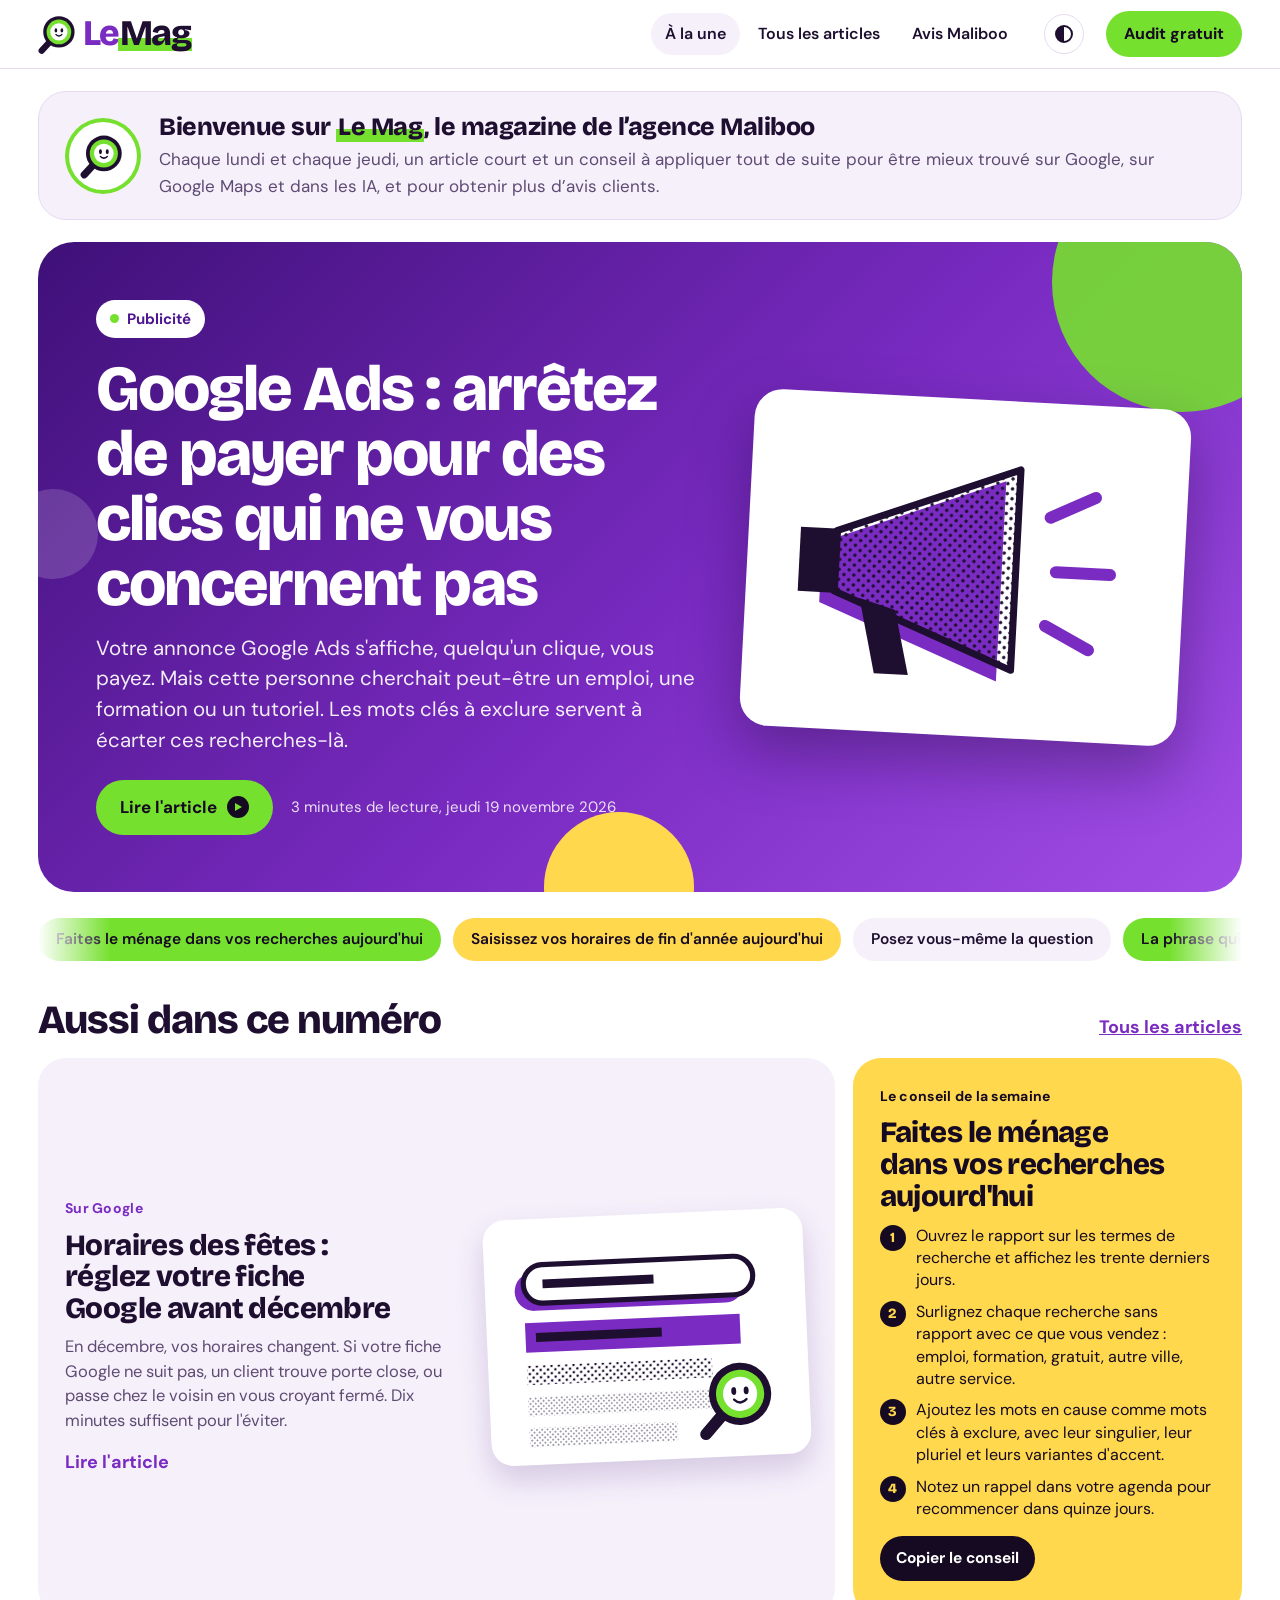
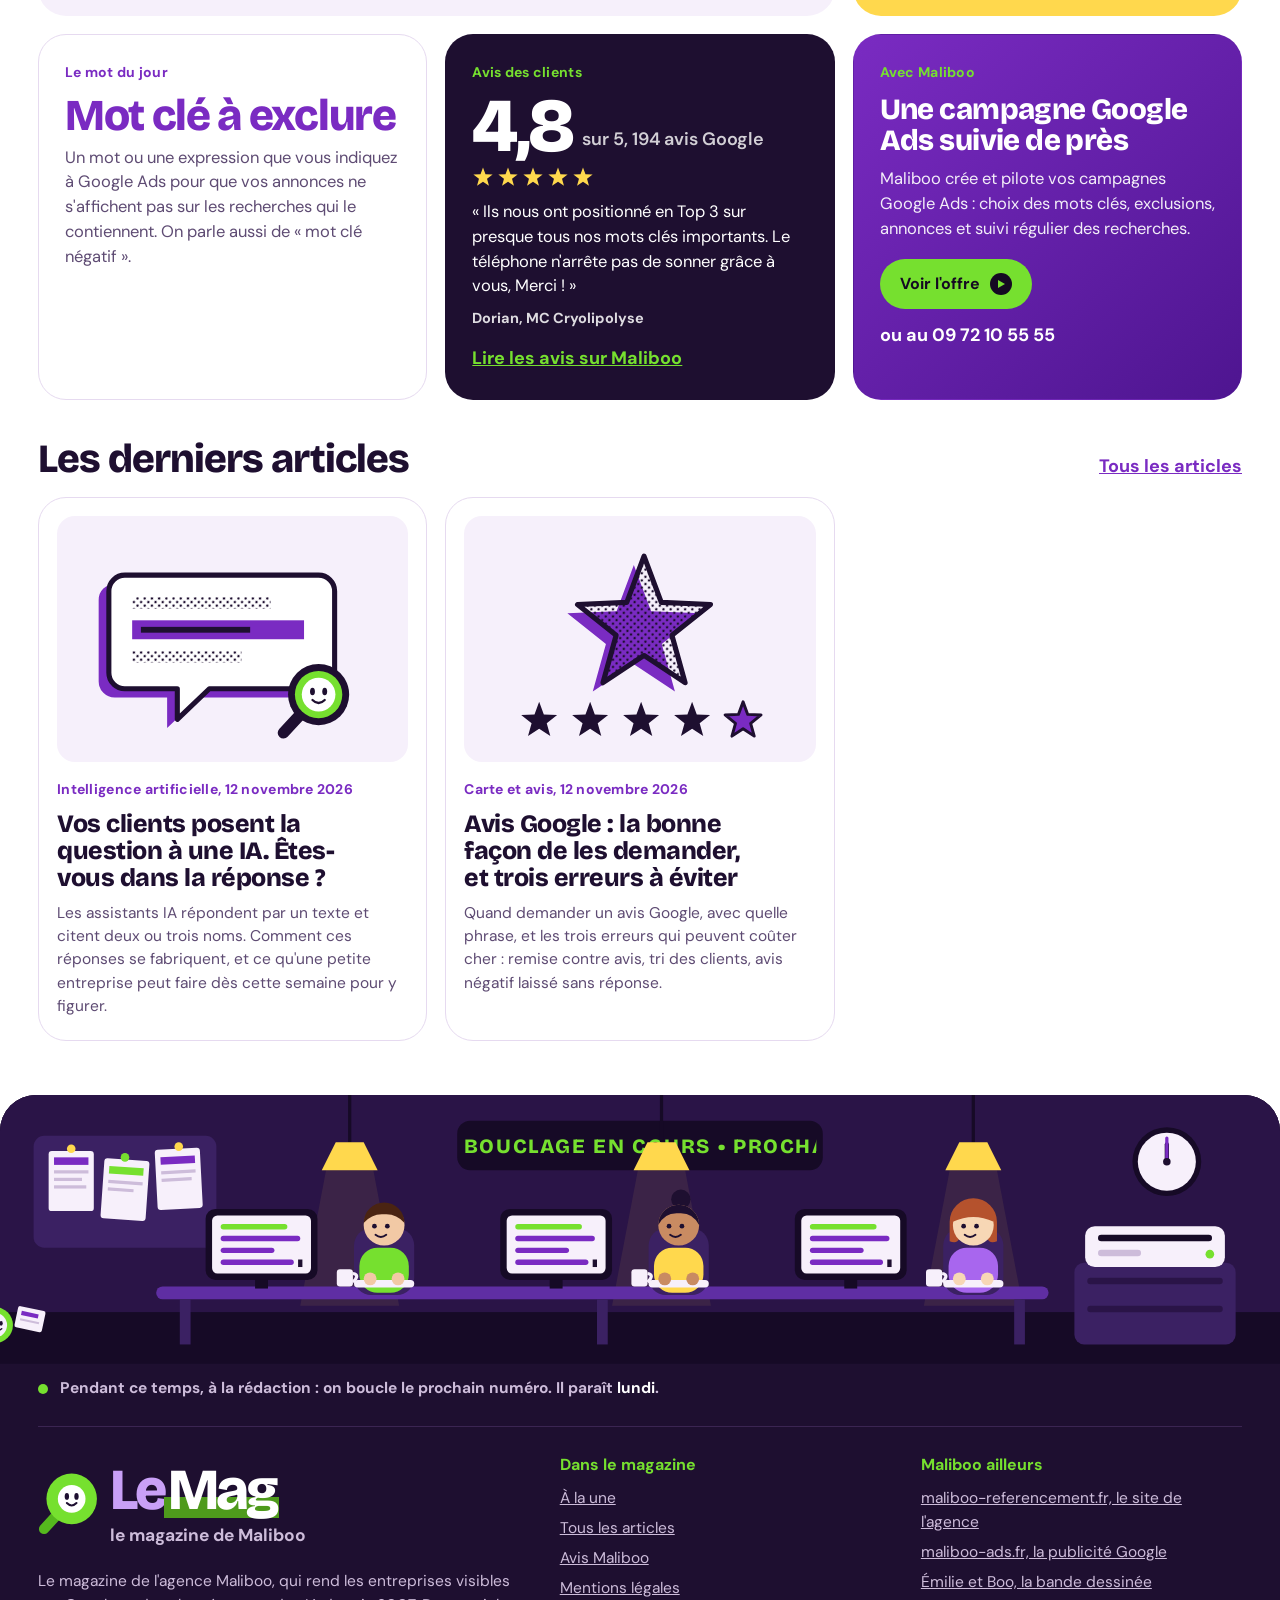
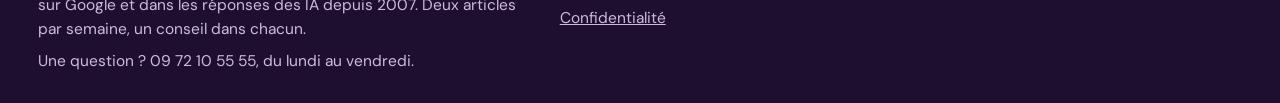
<file: docs/index.html>
<!doctype html><html lang="fr"><head><meta charset="utf-8"><meta name="viewport" content="width=device-width,initial-scale=1,viewport-fit=cover"><meta name="theme-color" content="#7A2BC2"><title>Le Mag Maliboo : le magazine de la visibilité sur Google et dans les IA</title><meta name="claude:viewport-fit-sides" content="cover"><meta name="description" content="Le magazine de l&#x27;agence Maliboo. Deux articles par semaine, un conseil dans chacun, pour être visible sur Google, sur Google Maps et dans les réponses des IA."><link rel="canonical" href="https://www.referencement-maliboo.com/"><meta property="og:type" content="website"><meta property="og:site_name" content="Le Mag Maliboo"><meta property="og:locale" content="fr_FR"><meta property="og:title" content="Le Mag Maliboo : le magazine de la visibilité sur Google et dans les IA"><meta property="og:description" content="Le magazine de l&#x27;agence Maliboo. Deux articles par semaine, un conseil dans chacun, pour être visible sur Google, sur Google Maps et dans les réponses des IA."><meta property="og:url" content="https://www.referencement-maliboo.com/"><link rel="alternate" type="application/rss+xml" title="Le Mag Maliboo" href="https://www.referencement-maliboo.com/flux.xml"><link rel="preconnect" href="https://fonts.googleapis.com"><link rel="preconnect" href="https://fonts.gstatic.com" crossorigin><link rel="stylesheet" href="https://fonts.googleapis.com/css2?family=Bricolage+Grotesque:opsz,wght@12..96,500..800&family=DM+Sans:ital,opsz,wght@0,9..40,400..700;1,9..40,400..700&display=swap"><link rel="icon" href="favicon.svg" type="image/svg+xml"><link rel="stylesheet" href="assets/mag.css"><script type="application/ld+json">{"@context": "https://schema.org", "@graph": [{"@type": "Organization", "@id": "https://www.referencement-maliboo.com/#maliboo", "name": "Maliboo", "url": "https://www.maliboo-referencement.fr/", "telephone": "+33972105555"}, {"@type": "WebSite", "@id": "https://www.referencement-maliboo.com/#site", "url": "https://www.referencement-maliboo.com/", "name": "Le Mag Maliboo", "inLanguage": "fr", "publisher": {"@id": "https://www.referencement-maliboo.com/#maliboo"}}]}</script></head><body><a class="evite" href="#contenu">Aller au contenu</a><div class="lecture" aria-hidden="true"></div><header class="barre"><div class="w"><a class="logo" href="./" aria-label="Le Mag, le magazine de Maliboo : retour à la une"><svg viewBox="-56 -48 108 108" aria-hidden="true"><path class="manche" d="M-22,24 L-46,50" stroke-width="17" stroke-linecap="round" fill="none"/><circle class="anneau" r="42"/><circle class="lentille" r="33"/><circle class="verre" r="23"/><ellipse class="oeil" cx="-8" cy="-4" rx="3.6" ry="5.6" fill="#1E0F30"/><ellipse class="oeil" cx="8" cy="-4" rx="3.6" ry="5.6" fill="#1E0F30"/><path d="M-8,7 q8,8 16,0" stroke="#1E0F30" stroke-width="3.4" fill="none" stroke-linecap="round"/></svg><span aria-hidden="true"><u>Le</u><mark>Mag</mark></span></a><nav aria-label="Rubriques"><a href="./" aria-current="page">À la une</a><a href="articles/">Tous les articles</a><a href="avis-maliboo/">Avis Maliboo</a></nav><button class="ed" type="button" data-edition aria-label="Passer du mode clair au mode sombre"><i class="lune" aria-hidden="true"></i></button><a class="cta" href="https://www.maliboo-referencement.fr/agence-seo-resultats-garantis/">Audit gratuit</a></div></header><main id="contenu"><div class="w"><section class="accueil" aria-label="Présentation du magazine"><span class="pastille"><svg viewBox="-56 -48 108 108" aria-hidden="true"><path class="manche" d="M-22,24 L-46,50" stroke-width="17" stroke-linecap="round" fill="none"/><circle class="anneau" r="42"/><circle class="lentille" r="33"/><circle class="verre" r="23"/><ellipse class="oeil" cx="-8" cy="-4" rx="3.6" ry="5.6" fill="#1E0F30"/><ellipse class="oeil" cx="8" cy="-4" rx="3.6" ry="5.6" fill="#1E0F30"/><path d="M-8,7 q8,8 16,0" stroke="#1E0F30" stroke-width="3.4" fill="none" stroke-linecap="round"/></svg></span><div><h2>Bienvenue sur <mark>Le Mag</mark>, le magazine de l’agence Maliboo</h2><p>Chaque lundi et chaque jeudi, un article court et un conseil à appliquer tout de suite pour être mieux trouvé sur Google, sur Google Maps et dans les IA, et pour obtenir plus d’avis clients.</p></div></section><section class="couv"><i class="bulle b1"></i><i class="bulle b2"></i><i class="bulle b3"></i><div><a class="puce" href="articles/">Publicité</a><h1><a href="google-ads-mots-cles-a-exclure/">Google Ads : arrêtez de payer pour des clics qui ne vous concernent pas</a></h1><p class="chapeau">Votre annonce Google Ads s&#x27;affiche, quelqu&#x27;un clique, vous payez. Mais cette personne cherchait peut-être un emploi, une formation ou un tutoriel. Les mots clés à exclure servent à écarter ces recherches-là.</p><div class="actions"><a class="bouton" href="google-ads-mots-cles-a-exclure/">Lire l'article<i aria-hidden="true"></i></a><span class="temps">3 minutes de lecture, jeudi 19 novembre 2026</span></div></div><figure class="vignette"><svg viewBox="0 0 400 300" role="img" aria-label="Illustration : Google Ads : arrêtez de payer pour des clics qui ne vous concernent pas"><defs><pattern id="trame" width="7" height="7" patternUnits="userSpaceOnUse" patternTransform="rotate(45)"><circle cx="3.5" cy="3.5" r="1.7" class="tr"/></pattern><pattern id="trame2" width="5" height="5" patternUnits="userSpaceOnUse" patternTransform="rotate(45)"><circle cx="2.5" cy="2.5" r=".9" class="tr"/></pattern></defs><g class="v"><path d="M70,120 L250,50 V250 L70,180z" class="ver" transform="translate(-14,12)"/></g><path d="M70,120 L250,50 V250 L70,180z" fill="url(#trame)"/><path d="M70,120 L250,50 V250 L70,180z" class="s-enc" stroke-width="7" stroke-linejoin="round"/><rect x="34" y="118" width="40" height="64" class="enc"/><path d="M96,186 l18,74 h34 l-16,-64" class="enc"/><g class="v"><path d="M282,96 l44,-22 M290,150 h54 M282,204 l44,22" class="s-ver" stroke-width="12" stroke-linecap="round"/></g></svg></figure></section><div class="defile" aria-hidden="true"><div class="bande"><div style="display:flex"><span>Faites le ménage dans vos recherches aujourd&#x27;hui</span><span>Saisissez vos horaires de fin d&#x27;année aujourd&#x27;hui</span><span>Posez vous-même la question</span><span>La phrase qui marche</span><span>Une fiche Google complète</span><span>Répondez à tous vos avis</span><span>Écrivez vos prix sur votre site</span><span>Une page par service, une page par ville</span><span>Demandez l&#x27;avis le jour même</span><span>Les phrases précises se citent</span></div><div style="display:flex"><span>Faites le ménage dans vos recherches aujourd&#x27;hui</span><span>Saisissez vos horaires de fin d&#x27;année aujourd&#x27;hui</span><span>Posez vous-même la question</span><span>La phrase qui marche</span><span>Une fiche Google complète</span><span>Répondez à tous vos avis</span><span>Écrivez vos prix sur votre site</span><span>Une page par service, une page par ville</span><span>Demandez l&#x27;avis le jour même</span><span>Les phrases précises se citent</span></div></div></div><div class="entete"><h2>Aussi dans ce numéro</h2><a href="articles/">Tous les articles</a></div><div class="bento"><article class="carte c-art"><div><span class="etq">Sur Google</span><h3><a href="horaires-des-fetes-fiche-google/">Horaires des fêtes : réglez votre fiche Google avant décembre</a></h3><p>En décembre, vos horaires changent. Si votre fiche Google ne suit pas, un client trouve porte close, ou passe chez le voisin en vous croyant fermé. Dix minutes suffisent pour l&#x27;éviter.</p><span class="lien">Lire l'article</span></div><figure class="vignette"><svg viewBox="0 0 400 300" role="img" aria-label="Illustration : Horaires des fêtes : réglez votre fiche Google avant décembre"><defs><pattern id="trame" width="7" height="7" patternUnits="userSpaceOnUse" patternTransform="rotate(45)"><circle cx="3.5" cy="3.5" r="1.7" class="tr"/></pattern><pattern id="trame2" width="5" height="5" patternUnits="userSpaceOnUse" patternTransform="rotate(45)"><circle cx="2.5" cy="2.5" r=".9" class="tr"/></pattern></defs><g class="v"><rect x="36" y="46" width="310" height="52" rx="26" class="ver" transform="translate(-12,10)"/></g><rect x="36" y="46" width="310" height="52" rx="26" class="pap"/><rect x="36" y="46" width="310" height="52" rx="26" class="s-enc" stroke-width="7"/><rect x="62" y="66" width="150" height="12" class="enc"/><g class="v"><rect x="36" y="124" width="290" height="40" class="ver"/></g><rect x="50" y="138" width="170" height="12" class="enc"/><rect x="36" y="182" width="250" height="26" fill="url(#trame)"/><rect x="36" y="224" width="270" height="26" fill="url(#trame2)"/><rect x="36" y="266" width="200" height="26" fill="url(#trame2)"/><g transform="translate(322,232) scale(1.05)"><path d="M-20,22 L-46,50" class="s-enc" stroke-width="15" stroke-linecap="round"/><circle r="40" class="enc"/><circle r="31" class="ver boo"/><circle r="22" class="pap"/><ellipse cx="-8" cy="-4" rx="3.2" ry="5" class="enc oeil"/><ellipse cx="8" cy="-4" rx="3.2" ry="5" class="enc oeil"/><path d="M-8,7 q8,8 16,0" class="s-enc" stroke-width="3" stroke-linecap="round"/></g></svg></figure></article><aside class="carte c-conseil coupon"><span class="etq">Le conseil de la semaine</span><h3>Faites le ménage dans vos recherches aujourd&#x27;hui</h3><ol><li><span>Ouvrez le rapport sur les termes de recherche et affichez les trente derniers jours.</span></li><li><span>Surlignez chaque recherche sans rapport avec ce que vous vendez : emploi, formation, gratuit, autre ville, autre service.</span></li><li><span>Ajoutez les mots en cause comme mots clés à exclure, avec leur singulier, leur pluriel et leurs variantes d&#x27;accent.</span></li><li><span>Notez un rappel dans votre agenda pour recommencer dans quinze jours.</span></li></ol><button type="button" data-copie="Faites le ménage dans vos recherches aujourd&#x27;hui
1. Ouvrez le rapport sur les termes de recherche et affichez les trente derniers jours.
2. Surlignez chaque recherche sans rapport avec ce que vous vendez : emploi, formation, gratuit, autre ville, autre service.
3. Ajoutez les mots en cause comme mots clés à exclure, avec leur singulier, leur pluriel et leurs variantes d&#x27;accent.
4. Notez un rappel dans votre agenda pour recommencer dans quinze jours.
(Le Mag Maliboo)">Copier le conseil</button><span class="ok" role="status"></span></aside><div class="carte c-mot"><span class="etq">Le mot du jour</span><dfn>Mot clé à exclure</dfn><p>Un mot ou une expression que vous indiquez à Google Ads pour que vos annonces ne s&#x27;affichent pas sur les recherches qui le contiennent. On parle aussi de « mot clé négatif ».</p></div><div class="carte c-avis"><span class="etq">Avis des clients</span><div class="gros"><b>4,8</b><span>sur 5, 194 avis Google</span></div><span class="etoiles" role="img" aria-label="5 étoiles sur 5"><svg viewBox="0 0 24 24" aria-hidden="true"><polygon points="12.0,1.6 14.7,8.9 22.5,9.2 16.4,14.0 18.5,21.5 12.0,17.2 5.5,21.5 7.6,14.0 1.5,9.2 9.3,8.9" class="ver"/><polygon points="12.0,1.6 14.7,8.9 22.5,9.2 16.4,14.0 18.5,21.5 12.0,17.2 5.5,21.5 7.6,14.0 1.5,9.2 9.3,8.9" class="s-enc" stroke-width="1.6" stroke-linejoin="round"/></svg><svg viewBox="0 0 24 24" aria-hidden="true"><polygon points="12.0,1.6 14.7,8.9 22.5,9.2 16.4,14.0 18.5,21.5 12.0,17.2 5.5,21.5 7.6,14.0 1.5,9.2 9.3,8.9" class="ver"/><polygon points="12.0,1.6 14.7,8.9 22.5,9.2 16.4,14.0 18.5,21.5 12.0,17.2 5.5,21.5 7.6,14.0 1.5,9.2 9.3,8.9" class="s-enc" stroke-width="1.6" stroke-linejoin="round"/></svg><svg viewBox="0 0 24 24" aria-hidden="true"><polygon points="12.0,1.6 14.7,8.9 22.5,9.2 16.4,14.0 18.5,21.5 12.0,17.2 5.5,21.5 7.6,14.0 1.5,9.2 9.3,8.9" class="ver"/><polygon points="12.0,1.6 14.7,8.9 22.5,9.2 16.4,14.0 18.5,21.5 12.0,17.2 5.5,21.5 7.6,14.0 1.5,9.2 9.3,8.9" class="s-enc" stroke-width="1.6" stroke-linejoin="round"/></svg><svg viewBox="0 0 24 24" aria-hidden="true"><polygon points="12.0,1.6 14.7,8.9 22.5,9.2 16.4,14.0 18.5,21.5 12.0,17.2 5.5,21.5 7.6,14.0 1.5,9.2 9.3,8.9" class="ver"/><polygon points="12.0,1.6 14.7,8.9 22.5,9.2 16.4,14.0 18.5,21.5 12.0,17.2 5.5,21.5 7.6,14.0 1.5,9.2 9.3,8.9" class="s-enc" stroke-width="1.6" stroke-linejoin="round"/></svg><svg viewBox="0 0 24 24" aria-hidden="true"><polygon points="12.0,1.6 14.7,8.9 22.5,9.2 16.4,14.0 18.5,21.5 12.0,17.2 5.5,21.5 7.6,14.0 1.5,9.2 9.3,8.9" class="ver"/><polygon points="12.0,1.6 14.7,8.9 22.5,9.2 16.4,14.0 18.5,21.5 12.0,17.2 5.5,21.5 7.6,14.0 1.5,9.2 9.3,8.9" class="s-enc" stroke-width="1.6" stroke-linejoin="round"/></svg></span><q>Ils nous ont positionné en Top 3 sur presque tous nos mots clés importants. Le téléphone n&#x27;arrête pas de sonner grâce à vous, Merci !</q><cite>Dorian, MC Cryolipolyse</cite><a class="lien" href="avis-maliboo/">Lire les avis sur Maliboo</a></div><aside class="carte c-annonce"><span class="etq">Avec Maliboo</span><h3>Une campagne Google Ads suivie de près</h3><p>Maliboo crée et pilote vos campagnes Google Ads : choix des mots clés, exclusions, annonces et suivi régulier des recherches.</p><a class="bouton" href="https://www.maliboo-referencement.fr/referencement-payant-google-ads/">Voir l&#x27;offre<i aria-hidden="true"></i></a><span class="tel">ou au 09 72 10 55 55</span></aside></div><div class="entete"><h2>Les derniers articles</h2><a href="articles/">Tous les articles</a></div><div class="grille"><article class="carte c-mini" data-rub="ia"><figure class="vignette"><svg viewBox="0 0 400 300" role="img" aria-label="Illustration : Vos clients posent la question à une IA. Êtes-vous dans la réponse ?"><defs><pattern id="trame" width="7" height="7" patternUnits="userSpaceOnUse" patternTransform="rotate(45)"><circle cx="3.5" cy="3.5" r="1.7" class="tr"/></pattern><pattern id="trame2" width="5" height="5" patternUnits="userSpaceOnUse" patternTransform="rotate(45)"><circle cx="2.5" cy="2.5" r=".9" class="tr"/></pattern></defs><g class="v"><path d="M52,62 h266 a22,22 0 0 1 22,22 v112 a22,22 0 0 1 -22,22 h-150 l-44,42 v-42 h-72 a22,22 0 0 1 -22,-22 v-112 a22,22 0 0 1 22,-22z" class="ver" transform="translate(-14,12)"/></g><path d="M52,62 h266 a22,22 0 0 1 22,22 v112 a22,22 0 0 1 -22,22 h-150 l-44,42 v-42 h-72 a22,22 0 0 1 -22,-22 v-112 a22,22 0 0 1 22,-22z" class="pap"/><path d="M52,62 h266 a22,22 0 0 1 22,22 v112 a22,22 0 0 1 -22,22 h-150 l-44,42 v-42 h-72 a22,22 0 0 1 -22,-22 v-112 a22,22 0 0 1 22,-22z" class="s-enc" stroke-width="7" stroke-linejoin="round"/><rect x="62" y="92" width="190" height="16" fill="url(#trame)"/><g class="v"><rect x="62" y="124" width="236" height="26" class="ver"/></g><rect x="74" y="133" width="150" height="8" class="enc"/><rect x="62" y="166" width="150" height="16" fill="url(#trame)"/><g transform="translate(318,226) scale(1.05)"><path d="M-20,22 L-46,50" class="s-enc" stroke-width="15" stroke-linecap="round"/><circle r="40" class="enc"/><circle r="31" class="ver boo"/><circle r="22" class="pap"/><ellipse cx="-8" cy="-4" rx="3.2" ry="5" class="enc oeil"/><ellipse cx="8" cy="-4" rx="3.2" ry="5" class="enc oeil"/><path d="M-8,7 q8,8 16,0" class="s-enc" stroke-width="3" stroke-linecap="round"/></g></svg></figure><span class="etq">Intelligence artificielle, 12 novembre 2026</span><h3><a href="vos-clients-posent-la-question-a-une-ia/">Vos clients posent la question à une IA. Êtes-vous dans la réponse ?</a></h3><p>Les assistants IA répondent par un texte et citent deux ou trois noms. Comment ces réponses se fabriquent, et ce qu&#x27;une petite entreprise peut faire dès cette semaine pour y figurer.</p></article><article class="carte c-mini" data-rub="avis"><figure class="vignette"><svg viewBox="0 0 400 300" role="img" aria-label="Illustration : Avis Google : la bonne façon de les demander, et trois erreurs à éviter"><defs><pattern id="trame" width="7" height="7" patternUnits="userSpaceOnUse" patternTransform="rotate(45)"><circle cx="3.5" cy="3.5" r="1.7" class="tr"/></pattern><pattern id="trame2" width="5" height="5" patternUnits="userSpaceOnUse" patternTransform="rotate(45)"><circle cx="2.5" cy="2.5" r=".9" class="tr"/></pattern></defs><g class="v"><polygon points="206.0,36.0 229.7,99.4 297.3,102.3 244.3,144.5 262.4,209.7 206.0,172.3 149.6,209.7 167.7,144.5 114.7,102.3 182.3,99.4" class="ver" transform="translate(-14,12)"/></g><polygon points="206.0,36.0 229.7,99.4 297.3,102.3 244.3,144.5 262.4,209.7 206.0,172.3 149.6,209.7 167.7,144.5 114.7,102.3 182.3,99.4" fill="url(#trame)"/><polygon points="206.0,36.0 229.7,99.4 297.3,102.3 244.3,144.5 262.4,209.7 206.0,172.3 149.6,209.7 167.7,144.5 114.7,102.3 182.3,99.4" class="s-enc" stroke-width="7" stroke-linejoin="round"/><polygon points="62.0,236.0 68.4,253.2 86.7,254.0 72.4,265.4 77.3,283.0 62.0,272.9 46.7,283.0 51.6,265.4 37.3,254.0 55.6,253.2" class="enc"/><polygon points="132.0,236.0 138.4,253.2 156.7,254.0 142.4,265.4 147.3,283.0 132.0,272.9 116.7,283.0 121.6,265.4 107.3,254.0 125.6,253.2" class="enc"/><polygon points="202.0,236.0 208.4,253.2 226.7,254.0 212.4,265.4 217.3,283.0 202.0,272.9 186.7,283.0 191.6,265.4 177.3,254.0 195.6,253.2" class="enc"/><polygon points="272.0,236.0 278.4,253.2 296.7,254.0 282.4,265.4 287.3,283.0 272.0,272.9 256.7,283.0 261.6,265.4 247.3,254.0 265.6,253.2" class="enc"/><g class="v"><polygon points="342.0,236.0 348.4,253.2 366.7,254.0 352.4,265.4 357.3,283.0 342.0,272.9 326.7,283.0 331.6,265.4 317.3,254.0 335.6,253.2" class="ver"/></g><polygon points="342.0,236.0 348.4,253.2 366.7,254.0 352.4,265.4 357.3,283.0 342.0,272.9 326.7,283.0 331.6,265.4 317.3,254.0 335.6,253.2" class="s-enc" stroke-width="4" stroke-linejoin="round"/></svg></figure><span class="etq">Carte et avis, 12 novembre 2026</span><h3><a href="avis-google-la-bonne-facon-de-les-demander/">Avis Google : la bonne façon de les demander, et trois erreurs à éviter</a></h3><p>Quand demander un avis Google, avec quelle phrase, et les trois erreurs qui peuvent coûter cher : remise contre avis, tri des clients, avis négatif laissé sans réponse.</p></article></div></div></main><footer class="pied"><svg class="redac" viewBox="0 0 1200 250" preserveAspectRatio="xMidYMax slice" role="img" aria-label="La rédaction du Mag au travail : trois journalistes tapent leurs articles, l'imprimante sort des pages, Boo court porter une feuille."><defs><clipPath id="ledc"><rect x="436" y="30" width="328" height="34" rx="8"/></clipPath></defs><rect width="1200" height="250" fill="#1E0F30"/><rect width="1200" height="202" fill="#2A1447"/><rect y="202" width="1200" height="48" fill="#160A26"/><rect x="36" y="38" width="170" height="104" rx="10" fill="#3B2163"/><g fill="#F7F0FB"><rect x="50" y="52" width="42" height="56" rx="3"/><rect x="100" y="60" width="42" height="56" rx="3" transform="rotate(4 121 88)"/><rect x="150" y="50" width="42" height="56" rx="3" transform="rotate(-3 171 78)"/></g><g fill="#7A2BC2"><rect x="55" y="58" width="32" height="7"/><rect x="155" y="57" width="32" height="7" transform="rotate(-3 171 78)"/></g><rect x="105" y="67" width="32" height="7" fill="#76E02F" transform="rotate(4 121 88)"/><g fill="#CDBCDA"><rect x="55" y="70" width="32" height="3"/><rect x="55" y="77" width="26" height="3"/><rect x="55" y="84" width="30" height="3"/><rect x="105" y="80" width="32" height="3" transform="rotate(4 121 88)"/><rect x="105" y="87" width="24" height="3" transform="rotate(4 121 88)"/><rect x="155" y="70" width="32" height="3" transform="rotate(-3 171 78)"/><rect x="155" y="77" width="28" height="3" transform="rotate(-3 171 78)"/></g><circle cx="71" cy="50" r="4" fill="#FFD84D"/><circle cx="121" cy="58" r="4" fill="#76E02F"/><circle cx="171" cy="48" r="4" fill="#FFD84D"/><rect x="430" y="24" width="340" height="46" rx="12" fill="#160A26"/><g clip-path="url(#ledc)"><text class="fil-led" data-led x="436" y="54" font-size="19" fill="#76E02F" letter-spacing="1.5">BOUCLAGE EN COURS   •   PROCHAIN NUMÉRO LUNDI ET JEUDI   •   DEUX ARTICLES PAR SEMAINE</text></g><circle cx="1090" cy="62" r="32" fill="#160A26"/><circle cx="1090" cy="62" r="27" fill="#F7F0FB"/><path class="aig aig2" d="M1090,62 V46" stroke="#1E0F30" stroke-width="4" stroke-linecap="round"/><path class="aig" d="M1090,62 V40" stroke="#7A2BC2" stroke-width="3" stroke-linecap="round"/><circle cx="1090" cy="62" r="3.5" fill="#1E0F30"/><g class="lampe l1" style="transform-origin:330px 0px"><path d="M330,0 V44" stroke="#160A26" stroke-width="3"/><path d="M284,196 L308,70 H352 L376,196 Z" fill="#FFD84D" opacity=".08"/><path d="M304,70 L317,44 H343 L356,70 Z" fill="#FFD84D"/></g><g class="lampe l2" style="transform-origin:620px 0px"><path d="M620,0 V44" stroke="#160A26" stroke-width="3"/><path d="M574,196 L598,70 H642 L666,196 Z" fill="#FFD84D" opacity=".08"/><path d="M594,70 L607,44 H633 L646,70 Z" fill="#FFD84D"/></g><g class="lampe l3" style="transform-origin:910px 0px"><path d="M910,0 V44" stroke="#160A26" stroke-width="3"/><path d="M864,196 L888,70 H932 L956,196 Z" fill="#FFD84D" opacity=".08"/><path d="M884,70 L897,44 H923 L936,70 Z" fill="#FFD84D"/></g><rect x="150" y="178" width="830" height="12" rx="6" fill="#5F2EA3"/><g fill="#3B2163"><rect x="172" y="190" width="10" height="42"/><rect x="560" y="190" width="10" height="42"/><rect x="948" y="190" width="10" height="42"/></g><rect x="196" y="106" width="104" height="66" rx="9" fill="#160A26"/><rect x="202" y="112" width="92" height="54" rx="5" fill="#F7F0FB"/><rect class="lg lg1" x="210" y="120" width="62" height="5" rx="2.5" fill="#76E02F" style="animation-delay:0.0s"/><rect class="lg lg2" x="210" y="131" width="74" height="5" rx="2.5" fill="#7A2BC2" style="animation-delay:0.5s"/><rect class="lg lg3" x="210" y="142" width="50" height="5" rx="2.5" fill="#7A2BC2" style="animation-delay:1.0s"/><rect class="lg lg4" x="210" y="153" width="68" height="5" rx="2.5" fill="#7A2BC2" style="animation-delay:1.5s"/><rect class="curseur" x="282" y="153" width="4" height="7" fill="#1E0F30"/><rect x="242" y="172" width="12" height="8" fill="#160A26"/><rect x="334" y="124" width="56" height="62" rx="16" fill="#3B2163"/><rect x="339" y="142" width="46" height="42" rx="17" fill="#76E02F"/><g class="tete t1"><circle cx="362" cy="121" r="19" fill="#F2C9A5"/><path d="M343,119 a19,19 0 0 1 38,0 q-8,-9 -19,-8 q-11,-1 -19,8z" fill="#4A2412"/><circle cx="353" cy="122" r="2.2" fill="#1E0F30"/><circle cx="365" cy="122" r="2.2" fill="#1E0F30"/><path d="M354,130 q5,4 10,0" stroke="#1E0F30" stroke-width="1.8" fill="none" stroke-linecap="round"/></g><rect x="334" y="172" width="56" height="7" rx="3.5" fill="#F7F0FB"/><circle class="main m1" cx="349" cy="171" r="6" fill="#F2C9A5"/><circle class="main m2" cx="375" cy="171" r="6" fill="#F2C9A5"/><rect x="318" y="162" width="15" height="16" rx="3" fill="#F7F0FB"/><path d="M333,166 q7,1 0,8" stroke="#F7F0FB" stroke-width="3" fill="none"/><path class="vap v1" d="M322,158 q-3,-5 0,-9 q3,-4 0,-8" stroke="#CDBCDA" stroke-width="2" fill="none" stroke-linecap="round"/><path class="vap v2" d="M326,158 q-3,-5 0,-9 q3,-4 0,-8" stroke="#CDBCDA" stroke-width="2" fill="none" stroke-linecap="round"/><path class="vap v3" d="M330,158 q-3,-5 0,-9 q3,-4 0,-8" stroke="#CDBCDA" stroke-width="2" fill="none" stroke-linecap="round"/><rect x="470" y="106" width="104" height="66" rx="9" fill="#160A26"/><rect x="476" y="112" width="92" height="54" rx="5" fill="#F7F0FB"/><rect class="lg lg1" x="484" y="120" width="62" height="5" rx="2.5" fill="#76E02F" style="animation-delay:0.7s"/><rect class="lg lg2" x="484" y="131" width="74" height="5" rx="2.5" fill="#7A2BC2" style="animation-delay:1.2s"/><rect class="lg lg3" x="484" y="142" width="50" height="5" rx="2.5" fill="#7A2BC2" style="animation-delay:1.7s"/><rect class="lg lg4" x="484" y="153" width="68" height="5" rx="2.5" fill="#7A2BC2" style="animation-delay:2.2s"/><rect class="curseur" x="556" y="153" width="4" height="7" fill="#1E0F30"/><rect x="516" y="172" width="12" height="8" fill="#160A26"/><rect x="608" y="124" width="56" height="62" rx="16" fill="#3B2163"/><rect x="613" y="142" width="46" height="42" rx="17" fill="#FFD84D"/><g class="tete t2"><circle cx="638" cy="97" r="9" fill="#1E0F30"/><circle cx="636" cy="121" r="19" fill="#C98B62"/><path d="M617,121 a19,19 0 0 1 38,0 q-6,-12 -19,-11 q-13,-1 -19,11z" fill="#1E0F30"/><circle cx="627" cy="122" r="2.2" fill="#1E0F30"/><circle cx="639" cy="122" r="2.2" fill="#1E0F30"/><path d="M628,130 q5,4 10,0" stroke="#1E0F30" stroke-width="1.8" fill="none" stroke-linecap="round"/></g><rect x="608" y="172" width="56" height="7" rx="3.5" fill="#F7F0FB"/><circle class="main m3" cx="623" cy="171" r="6" fill="#C98B62"/><circle class="main m4" cx="649" cy="171" r="6" fill="#C98B62"/><rect x="592" y="162" width="15" height="16" rx="3" fill="#F7F0FB"/><path d="M607,166 q7,1 0,8" stroke="#F7F0FB" stroke-width="3" fill="none"/><path class="vap v1" d="M596,158 q-3,-5 0,-9 q3,-4 0,-8" stroke="#CDBCDA" stroke-width="2" fill="none" stroke-linecap="round"/><path class="vap v2" d="M600,158 q-3,-5 0,-9 q3,-4 0,-8" stroke="#CDBCDA" stroke-width="2" fill="none" stroke-linecap="round"/><path class="vap v3" d="M604,158 q-3,-5 0,-9 q3,-4 0,-8" stroke="#CDBCDA" stroke-width="2" fill="none" stroke-linecap="round"/><rect x="744" y="106" width="104" height="66" rx="9" fill="#160A26"/><rect x="750" y="112" width="92" height="54" rx="5" fill="#F7F0FB"/><rect class="lg lg1" x="758" y="120" width="62" height="5" rx="2.5" fill="#76E02F" style="animation-delay:1.4s"/><rect class="lg lg2" x="758" y="131" width="74" height="5" rx="2.5" fill="#7A2BC2" style="animation-delay:1.9s"/><rect class="lg lg3" x="758" y="142" width="50" height="5" rx="2.5" fill="#7A2BC2" style="animation-delay:2.4s"/><rect class="lg lg4" x="758" y="153" width="68" height="5" rx="2.5" fill="#7A2BC2" style="animation-delay:2.9s"/><rect class="curseur" x="830" y="153" width="4" height="7" fill="#1E0F30"/><rect x="790" y="172" width="12" height="8" fill="#160A26"/><rect x="882" y="124" width="56" height="62" rx="16" fill="#3B2163"/><rect x="887" y="142" width="46" height="42" rx="17" fill="#A866EE"/><g class="tete t3"><path d="M888,136 v-18 a22,22 0 0 1 44,0 v18 q-7,3 -9,-3 h-26 q-2,6 -9,3z" fill="#B5522D"/><circle cx="910" cy="121" r="19" fill="#F7D7B5"/><path d="M891,118 a19,19 0 0 1 38,0 q-19,-9 -38,0z" fill="#B5522D"/><circle cx="901" cy="122" r="2.2" fill="#1E0F30"/><circle cx="913" cy="122" r="2.2" fill="#1E0F30"/><path d="M902,130 q5,4 10,0" stroke="#1E0F30" stroke-width="1.8" fill="none" stroke-linecap="round"/></g><rect x="882" y="172" width="56" height="7" rx="3.5" fill="#F7F0FB"/><circle class="main m5" cx="897" cy="171" r="6" fill="#F7D7B5"/><circle class="main m6" cx="923" cy="171" r="6" fill="#F7D7B5"/><rect x="866" y="162" width="15" height="16" rx="3" fill="#F7F0FB"/><path d="M881,166 q7,1 0,8" stroke="#F7F0FB" stroke-width="3" fill="none"/><path class="vap v1" d="M870,158 q-3,-5 0,-9 q3,-4 0,-8" stroke="#CDBCDA" stroke-width="2" fill="none" stroke-linecap="round"/><path class="vap v2" d="M874,158 q-3,-5 0,-9 q3,-4 0,-8" stroke="#CDBCDA" stroke-width="2" fill="none" stroke-linecap="round"/><path class="vap v3" d="M878,158 q-3,-5 0,-9 q3,-4 0,-8" stroke="#CDBCDA" stroke-width="2" fill="none" stroke-linecap="round"/><rect x="1004" y="156" width="150" height="76" rx="9" fill="#3B2163"/><rect x="1016" y="170" width="126" height="6" rx="3" fill="#2A1447"/><rect x="1016" y="196" width="126" height="6" rx="3" fill="#2A1447"/><g class="feuille f1"><rect x="1048" y="96" width="56" height="40" rx="3" fill="#F7F0FB"/><rect x="1054" y="103" width="34" height="6" fill="#7A2BC2"/><rect x="1054" y="114" width="44" height="3" fill="#CDBCDA"/><rect x="1054" y="121" width="38" height="3" fill="#CDBCDA"/></g><g class="feuille f2"><rect x="1048" y="96" width="56" height="40" rx="3" fill="#F7F0FB"/><rect x="1054" y="103" width="34" height="6" fill="#7A2BC2"/><rect x="1054" y="114" width="44" height="3" fill="#CDBCDA"/><rect x="1054" y="121" width="38" height="3" fill="#CDBCDA"/></g><g class="feuille f3"><rect x="1048" y="96" width="56" height="40" rx="3" fill="#F7F0FB"/><rect x="1054" y="103" width="34" height="6" fill="#7A2BC2"/><rect x="1054" y="114" width="44" height="3" fill="#CDBCDA"/><rect x="1054" y="121" width="38" height="3" fill="#CDBCDA"/></g><rect x="1014" y="122" width="130" height="38" rx="9" fill="#F7F0FB"/><rect x="1026" y="130" width="106" height="6" rx="3" fill="#160A26"/><circle class="del" cx="1130" cy="148" r="4" fill="#76E02F"/><rect x="1026" y="144" width="40" height="6" rx="3" fill="#CDBCDA"/><g class="coursier"><g><g transform="translate(0,214) scale(.42)"><path d="M-20,22 L-46,50" stroke="#55B81E" stroke-width="15" stroke-linecap="round"/><circle r="40" fill="#76E02F"/><circle r="27" fill="#F7F0FB"/><ellipse cx="-2" cy="-4" rx="3.4" ry="5.2" fill="#1E0F30"/><ellipse cx="14" cy="-4" rx="3.4" ry="5.2" fill="#1E0F30"/><path d="M-1,8 q8,7 16,0" stroke="#1E0F30" stroke-width="3.4" fill="none" stroke-linecap="round"/></g><g transform="translate(22,196) rotate(12)"><rect width="26" height="20" rx="2" fill="#F7F0FB"/><rect x="4" y="4" width="16" height="4" fill="#7A2BC2"/><rect x="4" y="11" width="18" height="2" fill="#CDBCDA"/></g></g></g></svg><div class="w"><p class="legende"><i aria-hidden="true"></i><span>Pendant ce temps, à la rédaction : on boucle le prochain numéro. Il paraît <b data-prochain>lundi et jeudi</b>.</span></p><div class="g"><div><a class="logo grand" href="./" aria-label="Le Mag, le magazine de Maliboo : retour à la une"><svg viewBox="-56 -48 108 108" aria-hidden="true"><path class="manche" d="M-22,24 L-46,50" stroke-width="17" stroke-linecap="round" fill="none"/><circle class="anneau" r="42"/><circle class="lentille" r="33"/><circle class="verre" r="23"/><ellipse class="oeil" cx="-8" cy="-4" rx="3.6" ry="5.6" fill="#1E0F30"/><ellipse class="oeil" cx="8" cy="-4" rx="3.6" ry="5.6" fill="#1E0F30"/><path d="M-8,7 q8,8 16,0" stroke="#1E0F30" stroke-width="3.4" fill="none" stroke-linecap="round"/></svg><span aria-hidden="true"><u>Le</u><mark>Mag</mark><small>le magazine de Maliboo</small></span></a><p style="margin-top:20px">Le magazine de l'agence Maliboo, qui rend les entreprises visibles sur Google et dans les réponses des IA depuis 2007. Deux articles par semaine, un conseil dans chacun.</p><p style="margin-top:8px">Une question ? 09 72 10 55 55, du lundi au vendredi.</p></div><div><h3>Dans le magazine</h3><ul><li><a href="./">À la une</a></li><li><a href="articles/">Tous les articles</a></li><li><a href="avis-maliboo/">Avis Maliboo</a></li><li><a href="mentions-legales/">Mentions légales</a></li><li><a href="confidentialite/">Confidentialité</a></li></ul></div><div><h3>Maliboo ailleurs</h3><ul><li><a href="https://www.maliboo-referencement.fr/">maliboo-referencement.fr, le site de l'agence</a></li><li><a href="https://maliboo-ads.fr/">maliboo-ads.fr, la publicité Google</a></li><li><a href="https://referencement-maliboo.fr/">Émilie et Boo, la bande dessinée</a></li></ul></div></div></div></footer><script defer src="assets/mag.js"></script></body></html>
</file>
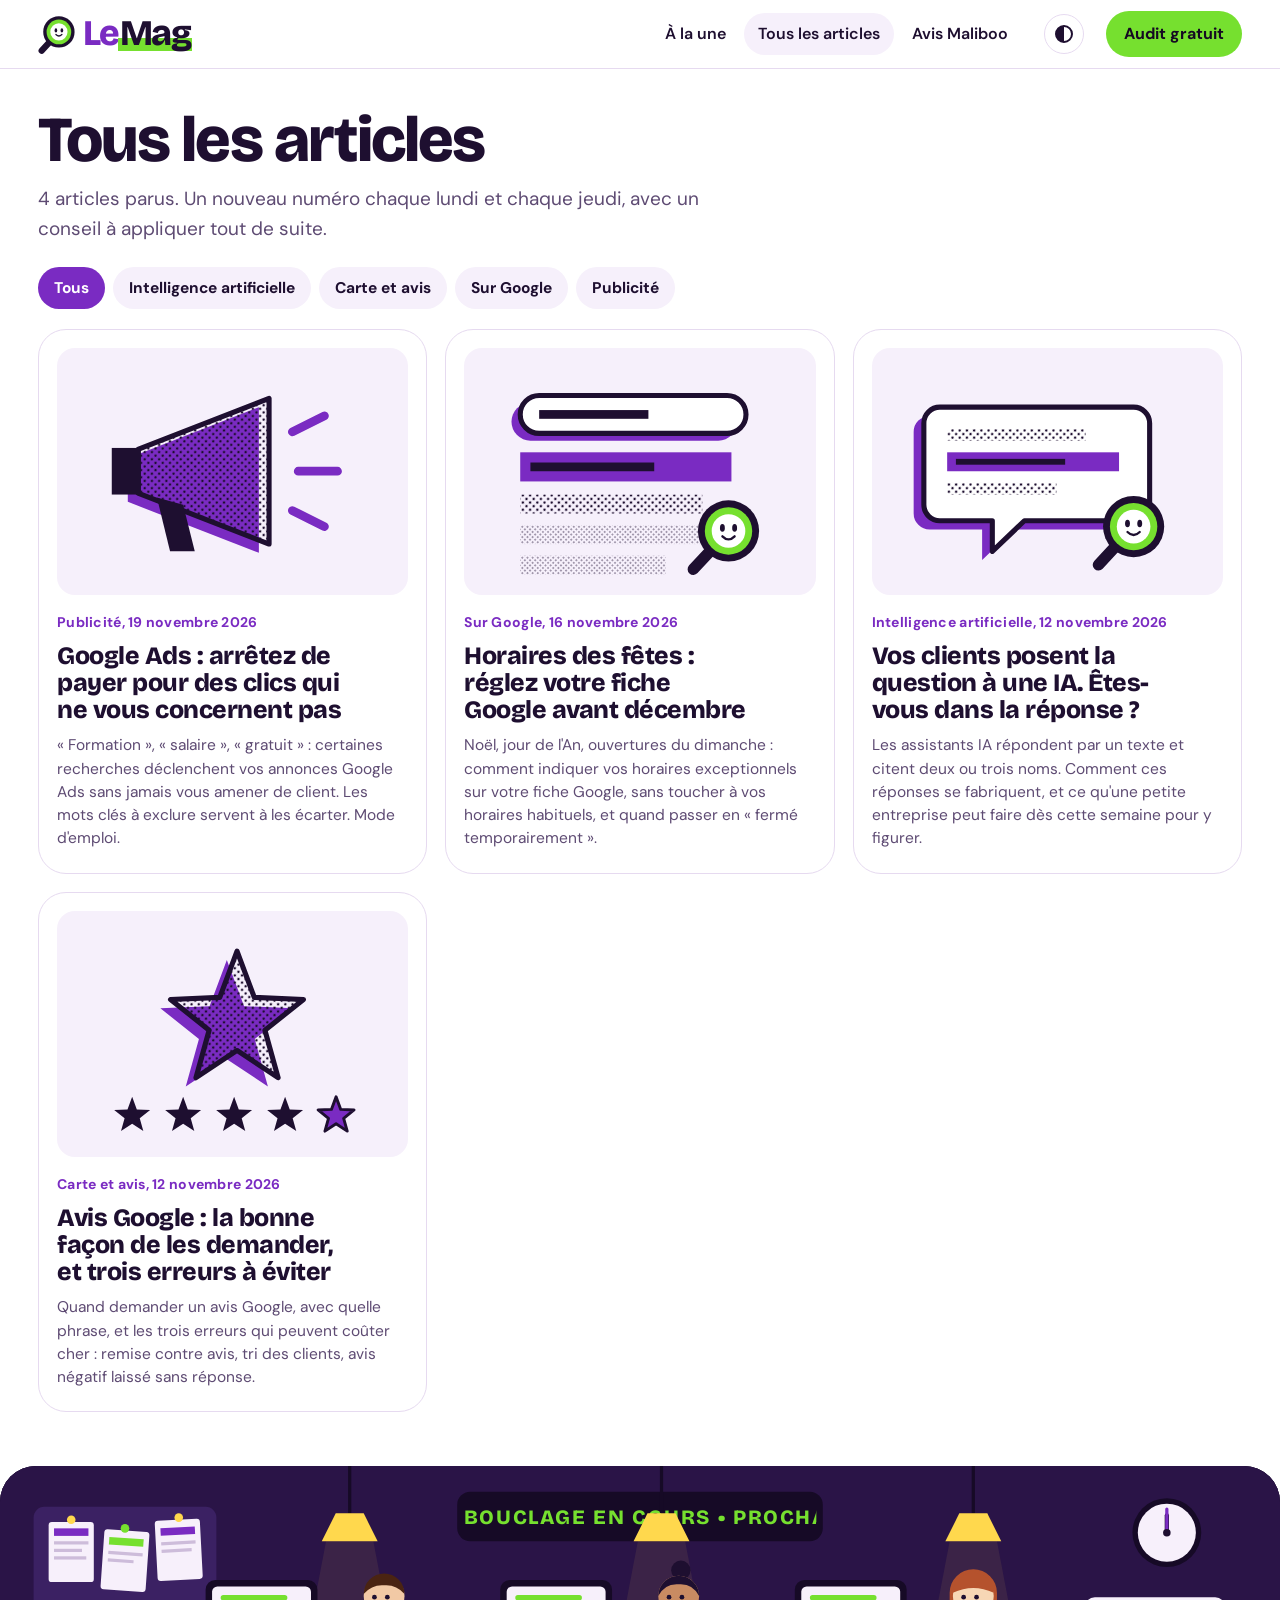
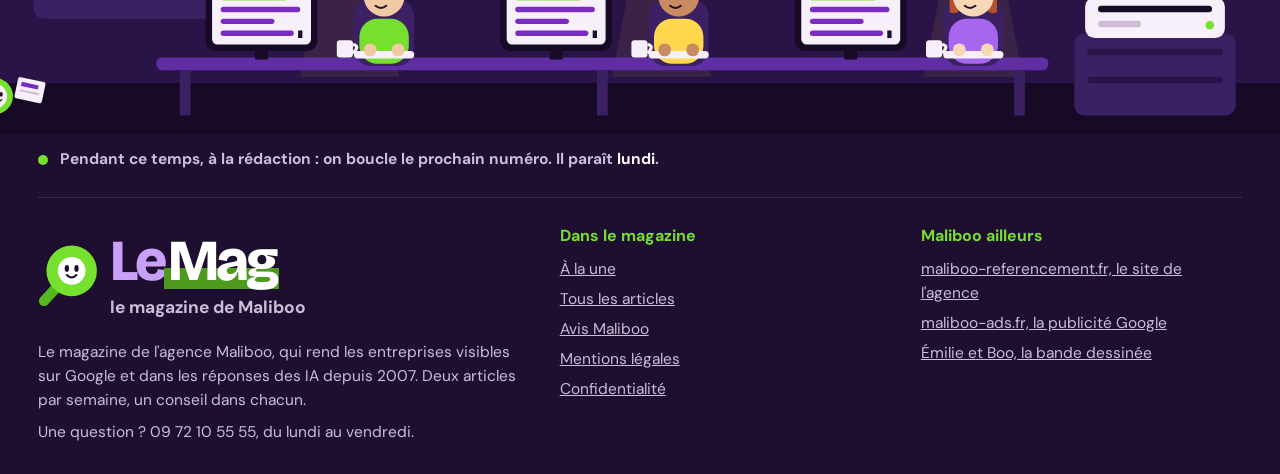
<file: docs/articles/index.html>
<!doctype html><html lang="fr"><head><meta charset="utf-8"><meta name="viewport" content="width=device-width,initial-scale=1,viewport-fit=cover"><meta name="theme-color" content="#7A2BC2"><title>Tous les articles du Mag Maliboo, classés par rubrique</title><meta name="claude:viewport-fit-sides" content="cover"><meta name="description" content="Tous les articles du Mag Maliboo : Google, Google Maps et avis, intelligence artificielle, publicité. Deux nouveaux articles par semaine."><link rel="canonical" href="https://www.referencement-maliboo.com/articles/"><meta property="og:type" content="website"><meta property="og:site_name" content="Le Mag Maliboo"><meta property="og:locale" content="fr_FR"><meta property="og:title" content="Tous les articles du Mag Maliboo, classés par rubrique"><meta property="og:description" content="Tous les articles du Mag Maliboo : Google, Google Maps et avis, intelligence artificielle, publicité. Deux nouveaux articles par semaine."><meta property="og:url" content="https://www.referencement-maliboo.com/articles/"><link rel="alternate" type="application/rss+xml" title="Le Mag Maliboo" href="https://www.referencement-maliboo.com/flux.xml"><link rel="preconnect" href="https://fonts.googleapis.com"><link rel="preconnect" href="https://fonts.gstatic.com" crossorigin><link rel="stylesheet" href="https://fonts.googleapis.com/css2?family=Bricolage+Grotesque:opsz,wght@12..96,500..800&family=DM+Sans:ital,opsz,wght@0,9..40,400..700;1,9..40,400..700&display=swap"><link rel="icon" href="../favicon.svg" type="image/svg+xml"><link rel="stylesheet" href="../assets/mag.css"></head><body><a class="evite" href="#contenu">Aller au contenu</a><div class="lecture" aria-hidden="true"></div><header class="barre"><div class="w"><a class="logo" href="../" aria-label="Le Mag, le magazine de Maliboo : retour à la une"><svg viewBox="-56 -48 108 108" aria-hidden="true"><path class="manche" d="M-22,24 L-46,50" stroke-width="17" stroke-linecap="round" fill="none"/><circle class="anneau" r="42"/><circle class="lentille" r="33"/><circle class="verre" r="23"/><ellipse class="oeil" cx="-8" cy="-4" rx="3.6" ry="5.6" fill="#1E0F30"/><ellipse class="oeil" cx="8" cy="-4" rx="3.6" ry="5.6" fill="#1E0F30"/><path d="M-8,7 q8,8 16,0" stroke="#1E0F30" stroke-width="3.4" fill="none" stroke-linecap="round"/></svg><span aria-hidden="true"><u>Le</u><mark>Mag</mark></span></a><nav aria-label="Rubriques"><a href="../">À la une</a><a href="../articles/" aria-current="page">Tous les articles</a><a href="../avis-maliboo/">Avis Maliboo</a></nav><button class="ed" type="button" data-edition aria-label="Passer du mode clair au mode sombre"><i class="lune" aria-hidden="true"></i></button><a class="cta" href="https://www.maliboo-referencement.fr/agence-seo-resultats-garantis/">Audit gratuit</a></div></header><main id="contenu"><div class="w"><header class="page-tete"><h1>Tous les articles</h1><p>4 articles parus. Un nouveau numéro chaque lundi et chaque jeudi, avec un conseil à appliquer tout de suite.</p></header><div class="filtres" role="group" aria-label="Filtrer par rubrique"><button type="button" data-filtre="tous" aria-pressed="true">Tous</button><button type="button" data-filtre="ia" aria-pressed="false">Intelligence artificielle</button><button type="button" data-filtre="avis" aria-pressed="false">Carte et avis</button><button type="button" data-filtre="google" aria-pressed="false">Sur Google</button><button type="button" data-filtre="pub" aria-pressed="false">Publicité</button></div><div class="grille"><article class="carte c-mini" data-rub="pub"><figure class="vignette"><svg viewBox="0 0 400 300" role="img" aria-label="Illustration : Google Ads : arrêtez de payer pour des clics qui ne vous concernent pas"><defs><pattern id="trame" width="7" height="7" patternUnits="userSpaceOnUse" patternTransform="rotate(45)"><circle cx="3.5" cy="3.5" r="1.7" class="tr"/></pattern><pattern id="trame2" width="5" height="5" patternUnits="userSpaceOnUse" patternTransform="rotate(45)"><circle cx="2.5" cy="2.5" r=".9" class="tr"/></pattern></defs><g class="v"><path d="M70,120 L250,50 V250 L70,180z" class="ver" transform="translate(-14,12)"/></g><path d="M70,120 L250,50 V250 L70,180z" fill="url(#trame)"/><path d="M70,120 L250,50 V250 L70,180z" class="s-enc" stroke-width="7" stroke-linejoin="round"/><rect x="34" y="118" width="40" height="64" class="enc"/><path d="M96,186 l18,74 h34 l-16,-64" class="enc"/><g class="v"><path d="M282,96 l44,-22 M290,150 h54 M282,204 l44,22" class="s-ver" stroke-width="12" stroke-linecap="round"/></g></svg></figure><span class="etq">Publicité, 19 novembre 2026</span><h3><a href="../google-ads-mots-cles-a-exclure/">Google Ads : arrêtez de payer pour des clics qui ne vous concernent pas</a></h3><p>« Formation », « salaire », « gratuit » : certaines recherches déclenchent vos annonces Google Ads sans jamais vous amener de client. Les mots clés à exclure servent à les écarter. Mode d&#x27;emploi.</p></article><article class="carte c-mini" data-rub="google"><figure class="vignette"><svg viewBox="0 0 400 300" role="img" aria-label="Illustration : Horaires des fêtes : réglez votre fiche Google avant décembre"><defs><pattern id="trame" width="7" height="7" patternUnits="userSpaceOnUse" patternTransform="rotate(45)"><circle cx="3.5" cy="3.5" r="1.7" class="tr"/></pattern><pattern id="trame2" width="5" height="5" patternUnits="userSpaceOnUse" patternTransform="rotate(45)"><circle cx="2.5" cy="2.5" r=".9" class="tr"/></pattern></defs><g class="v"><rect x="36" y="46" width="310" height="52" rx="26" class="ver" transform="translate(-12,10)"/></g><rect x="36" y="46" width="310" height="52" rx="26" class="pap"/><rect x="36" y="46" width="310" height="52" rx="26" class="s-enc" stroke-width="7"/><rect x="62" y="66" width="150" height="12" class="enc"/><g class="v"><rect x="36" y="124" width="290" height="40" class="ver"/></g><rect x="50" y="138" width="170" height="12" class="enc"/><rect x="36" y="182" width="250" height="26" fill="url(#trame)"/><rect x="36" y="224" width="270" height="26" fill="url(#trame2)"/><rect x="36" y="266" width="200" height="26" fill="url(#trame2)"/><g transform="translate(322,232) scale(1.05)"><path d="M-20,22 L-46,50" class="s-enc" stroke-width="15" stroke-linecap="round"/><circle r="40" class="enc"/><circle r="31" class="ver boo"/><circle r="22" class="pap"/><ellipse cx="-8" cy="-4" rx="3.2" ry="5" class="enc oeil"/><ellipse cx="8" cy="-4" rx="3.2" ry="5" class="enc oeil"/><path d="M-8,7 q8,8 16,0" class="s-enc" stroke-width="3" stroke-linecap="round"/></g></svg></figure><span class="etq">Sur Google, 16 novembre 2026</span><h3><a href="../horaires-des-fetes-fiche-google/">Horaires des fêtes : réglez votre fiche Google avant décembre</a></h3><p>Noël, jour de l&#x27;An, ouvertures du dimanche : comment indiquer vos horaires exceptionnels sur votre fiche Google, sans toucher à vos horaires habituels, et quand passer en « fermé temporairement ».</p></article><article class="carte c-mini" data-rub="ia"><figure class="vignette"><svg viewBox="0 0 400 300" role="img" aria-label="Illustration : Vos clients posent la question à une IA. Êtes-vous dans la réponse ?"><defs><pattern id="trame" width="7" height="7" patternUnits="userSpaceOnUse" patternTransform="rotate(45)"><circle cx="3.5" cy="3.5" r="1.7" class="tr"/></pattern><pattern id="trame2" width="5" height="5" patternUnits="userSpaceOnUse" patternTransform="rotate(45)"><circle cx="2.5" cy="2.5" r=".9" class="tr"/></pattern></defs><g class="v"><path d="M52,62 h266 a22,22 0 0 1 22,22 v112 a22,22 0 0 1 -22,22 h-150 l-44,42 v-42 h-72 a22,22 0 0 1 -22,-22 v-112 a22,22 0 0 1 22,-22z" class="ver" transform="translate(-14,12)"/></g><path d="M52,62 h266 a22,22 0 0 1 22,22 v112 a22,22 0 0 1 -22,22 h-150 l-44,42 v-42 h-72 a22,22 0 0 1 -22,-22 v-112 a22,22 0 0 1 22,-22z" class="pap"/><path d="M52,62 h266 a22,22 0 0 1 22,22 v112 a22,22 0 0 1 -22,22 h-150 l-44,42 v-42 h-72 a22,22 0 0 1 -22,-22 v-112 a22,22 0 0 1 22,-22z" class="s-enc" stroke-width="7" stroke-linejoin="round"/><rect x="62" y="92" width="190" height="16" fill="url(#trame)"/><g class="v"><rect x="62" y="124" width="236" height="26" class="ver"/></g><rect x="74" y="133" width="150" height="8" class="enc"/><rect x="62" y="166" width="150" height="16" fill="url(#trame)"/><g transform="translate(318,226) scale(1.05)"><path d="M-20,22 L-46,50" class="s-enc" stroke-width="15" stroke-linecap="round"/><circle r="40" class="enc"/><circle r="31" class="ver boo"/><circle r="22" class="pap"/><ellipse cx="-8" cy="-4" rx="3.2" ry="5" class="enc oeil"/><ellipse cx="8" cy="-4" rx="3.2" ry="5" class="enc oeil"/><path d="M-8,7 q8,8 16,0" class="s-enc" stroke-width="3" stroke-linecap="round"/></g></svg></figure><span class="etq">Intelligence artificielle, 12 novembre 2026</span><h3><a href="../vos-clients-posent-la-question-a-une-ia/">Vos clients posent la question à une IA. Êtes-vous dans la réponse ?</a></h3><p>Les assistants IA répondent par un texte et citent deux ou trois noms. Comment ces réponses se fabriquent, et ce qu&#x27;une petite entreprise peut faire dès cette semaine pour y figurer.</p></article><article class="carte c-mini" data-rub="avis"><figure class="vignette"><svg viewBox="0 0 400 300" role="img" aria-label="Illustration : Avis Google : la bonne façon de les demander, et trois erreurs à éviter"><defs><pattern id="trame" width="7" height="7" patternUnits="userSpaceOnUse" patternTransform="rotate(45)"><circle cx="3.5" cy="3.5" r="1.7" class="tr"/></pattern><pattern id="trame2" width="5" height="5" patternUnits="userSpaceOnUse" patternTransform="rotate(45)"><circle cx="2.5" cy="2.5" r=".9" class="tr"/></pattern></defs><g class="v"><polygon points="206.0,36.0 229.7,99.4 297.3,102.3 244.3,144.5 262.4,209.7 206.0,172.3 149.6,209.7 167.7,144.5 114.7,102.3 182.3,99.4" class="ver" transform="translate(-14,12)"/></g><polygon points="206.0,36.0 229.7,99.4 297.3,102.3 244.3,144.5 262.4,209.7 206.0,172.3 149.6,209.7 167.7,144.5 114.7,102.3 182.3,99.4" fill="url(#trame)"/><polygon points="206.0,36.0 229.7,99.4 297.3,102.3 244.3,144.5 262.4,209.7 206.0,172.3 149.6,209.7 167.7,144.5 114.7,102.3 182.3,99.4" class="s-enc" stroke-width="7" stroke-linejoin="round"/><polygon points="62.0,236.0 68.4,253.2 86.7,254.0 72.4,265.4 77.3,283.0 62.0,272.9 46.7,283.0 51.6,265.4 37.3,254.0 55.6,253.2" class="enc"/><polygon points="132.0,236.0 138.4,253.2 156.7,254.0 142.4,265.4 147.3,283.0 132.0,272.9 116.7,283.0 121.6,265.4 107.3,254.0 125.6,253.2" class="enc"/><polygon points="202.0,236.0 208.4,253.2 226.7,254.0 212.4,265.4 217.3,283.0 202.0,272.9 186.7,283.0 191.6,265.4 177.3,254.0 195.6,253.2" class="enc"/><polygon points="272.0,236.0 278.4,253.2 296.7,254.0 282.4,265.4 287.3,283.0 272.0,272.9 256.7,283.0 261.6,265.4 247.3,254.0 265.6,253.2" class="enc"/><g class="v"><polygon points="342.0,236.0 348.4,253.2 366.7,254.0 352.4,265.4 357.3,283.0 342.0,272.9 326.7,283.0 331.6,265.4 317.3,254.0 335.6,253.2" class="ver"/></g><polygon points="342.0,236.0 348.4,253.2 366.7,254.0 352.4,265.4 357.3,283.0 342.0,272.9 326.7,283.0 331.6,265.4 317.3,254.0 335.6,253.2" class="s-enc" stroke-width="4" stroke-linejoin="round"/></svg></figure><span class="etq">Carte et avis, 12 novembre 2026</span><h3><a href="../avis-google-la-bonne-facon-de-les-demander/">Avis Google : la bonne façon de les demander, et trois erreurs à éviter</a></h3><p>Quand demander un avis Google, avec quelle phrase, et les trois erreurs qui peuvent coûter cher : remise contre avis, tri des clients, avis négatif laissé sans réponse.</p></article></div><p class="vide" hidden>Aucun article dans cette rubrique pour le moment.</p></div></main><footer class="pied"><svg class="redac" viewBox="0 0 1200 250" preserveAspectRatio="xMidYMax slice" role="img" aria-label="La rédaction du Mag au travail : trois journalistes tapent leurs articles, l'imprimante sort des pages, Boo court porter une feuille."><defs><clipPath id="ledc"><rect x="436" y="30" width="328" height="34" rx="8"/></clipPath></defs><rect width="1200" height="250" fill="#1E0F30"/><rect width="1200" height="202" fill="#2A1447"/><rect y="202" width="1200" height="48" fill="#160A26"/><rect x="36" y="38" width="170" height="104" rx="10" fill="#3B2163"/><g fill="#F7F0FB"><rect x="50" y="52" width="42" height="56" rx="3"/><rect x="100" y="60" width="42" height="56" rx="3" transform="rotate(4 121 88)"/><rect x="150" y="50" width="42" height="56" rx="3" transform="rotate(-3 171 78)"/></g><g fill="#7A2BC2"><rect x="55" y="58" width="32" height="7"/><rect x="155" y="57" width="32" height="7" transform="rotate(-3 171 78)"/></g><rect x="105" y="67" width="32" height="7" fill="#76E02F" transform="rotate(4 121 88)"/><g fill="#CDBCDA"><rect x="55" y="70" width="32" height="3"/><rect x="55" y="77" width="26" height="3"/><rect x="55" y="84" width="30" height="3"/><rect x="105" y="80" width="32" height="3" transform="rotate(4 121 88)"/><rect x="105" y="87" width="24" height="3" transform="rotate(4 121 88)"/><rect x="155" y="70" width="32" height="3" transform="rotate(-3 171 78)"/><rect x="155" y="77" width="28" height="3" transform="rotate(-3 171 78)"/></g><circle cx="71" cy="50" r="4" fill="#FFD84D"/><circle cx="121" cy="58" r="4" fill="#76E02F"/><circle cx="171" cy="48" r="4" fill="#FFD84D"/><rect x="430" y="24" width="340" height="46" rx="12" fill="#160A26"/><g clip-path="url(#ledc)"><text class="fil-led" data-led x="436" y="54" font-size="19" fill="#76E02F" letter-spacing="1.5">BOUCLAGE EN COURS   •   PROCHAIN NUMÉRO LUNDI ET JEUDI   •   DEUX ARTICLES PAR SEMAINE</text></g><circle cx="1090" cy="62" r="32" fill="#160A26"/><circle cx="1090" cy="62" r="27" fill="#F7F0FB"/><path class="aig aig2" d="M1090,62 V46" stroke="#1E0F30" stroke-width="4" stroke-linecap="round"/><path class="aig" d="M1090,62 V40" stroke="#7A2BC2" stroke-width="3" stroke-linecap="round"/><circle cx="1090" cy="62" r="3.5" fill="#1E0F30"/><g class="lampe l1" style="transform-origin:330px 0px"><path d="M330,0 V44" stroke="#160A26" stroke-width="3"/><path d="M284,196 L308,70 H352 L376,196 Z" fill="#FFD84D" opacity=".08"/><path d="M304,70 L317,44 H343 L356,70 Z" fill="#FFD84D"/></g><g class="lampe l2" style="transform-origin:620px 0px"><path d="M620,0 V44" stroke="#160A26" stroke-width="3"/><path d="M574,196 L598,70 H642 L666,196 Z" fill="#FFD84D" opacity=".08"/><path d="M594,70 L607,44 H633 L646,70 Z" fill="#FFD84D"/></g><g class="lampe l3" style="transform-origin:910px 0px"><path d="M910,0 V44" stroke="#160A26" stroke-width="3"/><path d="M864,196 L888,70 H932 L956,196 Z" fill="#FFD84D" opacity=".08"/><path d="M884,70 L897,44 H923 L936,70 Z" fill="#FFD84D"/></g><rect x="150" y="178" width="830" height="12" rx="6" fill="#5F2EA3"/><g fill="#3B2163"><rect x="172" y="190" width="10" height="42"/><rect x="560" y="190" width="10" height="42"/><rect x="948" y="190" width="10" height="42"/></g><rect x="196" y="106" width="104" height="66" rx="9" fill="#160A26"/><rect x="202" y="112" width="92" height="54" rx="5" fill="#F7F0FB"/><rect class="lg lg1" x="210" y="120" width="62" height="5" rx="2.5" fill="#76E02F" style="animation-delay:0.0s"/><rect class="lg lg2" x="210" y="131" width="74" height="5" rx="2.5" fill="#7A2BC2" style="animation-delay:0.5s"/><rect class="lg lg3" x="210" y="142" width="50" height="5" rx="2.5" fill="#7A2BC2" style="animation-delay:1.0s"/><rect class="lg lg4" x="210" y="153" width="68" height="5" rx="2.5" fill="#7A2BC2" style="animation-delay:1.5s"/><rect class="curseur" x="282" y="153" width="4" height="7" fill="#1E0F30"/><rect x="242" y="172" width="12" height="8" fill="#160A26"/><rect x="334" y="124" width="56" height="62" rx="16" fill="#3B2163"/><rect x="339" y="142" width="46" height="42" rx="17" fill="#76E02F"/><g class="tete t1"><circle cx="362" cy="121" r="19" fill="#F2C9A5"/><path d="M343,119 a19,19 0 0 1 38,0 q-8,-9 -19,-8 q-11,-1 -19,8z" fill="#4A2412"/><circle cx="353" cy="122" r="2.2" fill="#1E0F30"/><circle cx="365" cy="122" r="2.2" fill="#1E0F30"/><path d="M354,130 q5,4 10,0" stroke="#1E0F30" stroke-width="1.8" fill="none" stroke-linecap="round"/></g><rect x="334" y="172" width="56" height="7" rx="3.5" fill="#F7F0FB"/><circle class="main m1" cx="349" cy="171" r="6" fill="#F2C9A5"/><circle class="main m2" cx="375" cy="171" r="6" fill="#F2C9A5"/><rect x="318" y="162" width="15" height="16" rx="3" fill="#F7F0FB"/><path d="M333,166 q7,1 0,8" stroke="#F7F0FB" stroke-width="3" fill="none"/><path class="vap v1" d="M322,158 q-3,-5 0,-9 q3,-4 0,-8" stroke="#CDBCDA" stroke-width="2" fill="none" stroke-linecap="round"/><path class="vap v2" d="M326,158 q-3,-5 0,-9 q3,-4 0,-8" stroke="#CDBCDA" stroke-width="2" fill="none" stroke-linecap="round"/><path class="vap v3" d="M330,158 q-3,-5 0,-9 q3,-4 0,-8" stroke="#CDBCDA" stroke-width="2" fill="none" stroke-linecap="round"/><rect x="470" y="106" width="104" height="66" rx="9" fill="#160A26"/><rect x="476" y="112" width="92" height="54" rx="5" fill="#F7F0FB"/><rect class="lg lg1" x="484" y="120" width="62" height="5" rx="2.5" fill="#76E02F" style="animation-delay:0.7s"/><rect class="lg lg2" x="484" y="131" width="74" height="5" rx="2.5" fill="#7A2BC2" style="animation-delay:1.2s"/><rect class="lg lg3" x="484" y="142" width="50" height="5" rx="2.5" fill="#7A2BC2" style="animation-delay:1.7s"/><rect class="lg lg4" x="484" y="153" width="68" height="5" rx="2.5" fill="#7A2BC2" style="animation-delay:2.2s"/><rect class="curseur" x="556" y="153" width="4" height="7" fill="#1E0F30"/><rect x="516" y="172" width="12" height="8" fill="#160A26"/><rect x="608" y="124" width="56" height="62" rx="16" fill="#3B2163"/><rect x="613" y="142" width="46" height="42" rx="17" fill="#FFD84D"/><g class="tete t2"><circle cx="638" cy="97" r="9" fill="#1E0F30"/><circle cx="636" cy="121" r="19" fill="#C98B62"/><path d="M617,121 a19,19 0 0 1 38,0 q-6,-12 -19,-11 q-13,-1 -19,11z" fill="#1E0F30"/><circle cx="627" cy="122" r="2.2" fill="#1E0F30"/><circle cx="639" cy="122" r="2.2" fill="#1E0F30"/><path d="M628,130 q5,4 10,0" stroke="#1E0F30" stroke-width="1.8" fill="none" stroke-linecap="round"/></g><rect x="608" y="172" width="56" height="7" rx="3.5" fill="#F7F0FB"/><circle class="main m3" cx="623" cy="171" r="6" fill="#C98B62"/><circle class="main m4" cx="649" cy="171" r="6" fill="#C98B62"/><rect x="592" y="162" width="15" height="16" rx="3" fill="#F7F0FB"/><path d="M607,166 q7,1 0,8" stroke="#F7F0FB" stroke-width="3" fill="none"/><path class="vap v1" d="M596,158 q-3,-5 0,-9 q3,-4 0,-8" stroke="#CDBCDA" stroke-width="2" fill="none" stroke-linecap="round"/><path class="vap v2" d="M600,158 q-3,-5 0,-9 q3,-4 0,-8" stroke="#CDBCDA" stroke-width="2" fill="none" stroke-linecap="round"/><path class="vap v3" d="M604,158 q-3,-5 0,-9 q3,-4 0,-8" stroke="#CDBCDA" stroke-width="2" fill="none" stroke-linecap="round"/><rect x="744" y="106" width="104" height="66" rx="9" fill="#160A26"/><rect x="750" y="112" width="92" height="54" rx="5" fill="#F7F0FB"/><rect class="lg lg1" x="758" y="120" width="62" height="5" rx="2.5" fill="#76E02F" style="animation-delay:1.4s"/><rect class="lg lg2" x="758" y="131" width="74" height="5" rx="2.5" fill="#7A2BC2" style="animation-delay:1.9s"/><rect class="lg lg3" x="758" y="142" width="50" height="5" rx="2.5" fill="#7A2BC2" style="animation-delay:2.4s"/><rect class="lg lg4" x="758" y="153" width="68" height="5" rx="2.5" fill="#7A2BC2" style="animation-delay:2.9s"/><rect class="curseur" x="830" y="153" width="4" height="7" fill="#1E0F30"/><rect x="790" y="172" width="12" height="8" fill="#160A26"/><rect x="882" y="124" width="56" height="62" rx="16" fill="#3B2163"/><rect x="887" y="142" width="46" height="42" rx="17" fill="#A866EE"/><g class="tete t3"><path d="M888,136 v-18 a22,22 0 0 1 44,0 v18 q-7,3 -9,-3 h-26 q-2,6 -9,3z" fill="#B5522D"/><circle cx="910" cy="121" r="19" fill="#F7D7B5"/><path d="M891,118 a19,19 0 0 1 38,0 q-19,-9 -38,0z" fill="#B5522D"/><circle cx="901" cy="122" r="2.2" fill="#1E0F30"/><circle cx="913" cy="122" r="2.2" fill="#1E0F30"/><path d="M902,130 q5,4 10,0" stroke="#1E0F30" stroke-width="1.8" fill="none" stroke-linecap="round"/></g><rect x="882" y="172" width="56" height="7" rx="3.5" fill="#F7F0FB"/><circle class="main m5" cx="897" cy="171" r="6" fill="#F7D7B5"/><circle class="main m6" cx="923" cy="171" r="6" fill="#F7D7B5"/><rect x="866" y="162" width="15" height="16" rx="3" fill="#F7F0FB"/><path d="M881,166 q7,1 0,8" stroke="#F7F0FB" stroke-width="3" fill="none"/><path class="vap v1" d="M870,158 q-3,-5 0,-9 q3,-4 0,-8" stroke="#CDBCDA" stroke-width="2" fill="none" stroke-linecap="round"/><path class="vap v2" d="M874,158 q-3,-5 0,-9 q3,-4 0,-8" stroke="#CDBCDA" stroke-width="2" fill="none" stroke-linecap="round"/><path class="vap v3" d="M878,158 q-3,-5 0,-9 q3,-4 0,-8" stroke="#CDBCDA" stroke-width="2" fill="none" stroke-linecap="round"/><rect x="1004" y="156" width="150" height="76" rx="9" fill="#3B2163"/><rect x="1016" y="170" width="126" height="6" rx="3" fill="#2A1447"/><rect x="1016" y="196" width="126" height="6" rx="3" fill="#2A1447"/><g class="feuille f1"><rect x="1048" y="96" width="56" height="40" rx="3" fill="#F7F0FB"/><rect x="1054" y="103" width="34" height="6" fill="#7A2BC2"/><rect x="1054" y="114" width="44" height="3" fill="#CDBCDA"/><rect x="1054" y="121" width="38" height="3" fill="#CDBCDA"/></g><g class="feuille f2"><rect x="1048" y="96" width="56" height="40" rx="3" fill="#F7F0FB"/><rect x="1054" y="103" width="34" height="6" fill="#7A2BC2"/><rect x="1054" y="114" width="44" height="3" fill="#CDBCDA"/><rect x="1054" y="121" width="38" height="3" fill="#CDBCDA"/></g><g class="feuille f3"><rect x="1048" y="96" width="56" height="40" rx="3" fill="#F7F0FB"/><rect x="1054" y="103" width="34" height="6" fill="#7A2BC2"/><rect x="1054" y="114" width="44" height="3" fill="#CDBCDA"/><rect x="1054" y="121" width="38" height="3" fill="#CDBCDA"/></g><rect x="1014" y="122" width="130" height="38" rx="9" fill="#F7F0FB"/><rect x="1026" y="130" width="106" height="6" rx="3" fill="#160A26"/><circle class="del" cx="1130" cy="148" r="4" fill="#76E02F"/><rect x="1026" y="144" width="40" height="6" rx="3" fill="#CDBCDA"/><g class="coursier"><g><g transform="translate(0,214) scale(.42)"><path d="M-20,22 L-46,50" stroke="#55B81E" stroke-width="15" stroke-linecap="round"/><circle r="40" fill="#76E02F"/><circle r="27" fill="#F7F0FB"/><ellipse cx="-2" cy="-4" rx="3.4" ry="5.2" fill="#1E0F30"/><ellipse cx="14" cy="-4" rx="3.4" ry="5.2" fill="#1E0F30"/><path d="M-1,8 q8,7 16,0" stroke="#1E0F30" stroke-width="3.4" fill="none" stroke-linecap="round"/></g><g transform="translate(22,196) rotate(12)"><rect width="26" height="20" rx="2" fill="#F7F0FB"/><rect x="4" y="4" width="16" height="4" fill="#7A2BC2"/><rect x="4" y="11" width="18" height="2" fill="#CDBCDA"/></g></g></g></svg><div class="w"><p class="legende"><i aria-hidden="true"></i><span>Pendant ce temps, à la rédaction : on boucle le prochain numéro. Il paraît <b data-prochain>lundi et jeudi</b>.</span></p><div class="g"><div><a class="logo grand" href="../" aria-label="Le Mag, le magazine de Maliboo : retour à la une"><svg viewBox="-56 -48 108 108" aria-hidden="true"><path class="manche" d="M-22,24 L-46,50" stroke-width="17" stroke-linecap="round" fill="none"/><circle class="anneau" r="42"/><circle class="lentille" r="33"/><circle class="verre" r="23"/><ellipse class="oeil" cx="-8" cy="-4" rx="3.6" ry="5.6" fill="#1E0F30"/><ellipse class="oeil" cx="8" cy="-4" rx="3.6" ry="5.6" fill="#1E0F30"/><path d="M-8,7 q8,8 16,0" stroke="#1E0F30" stroke-width="3.4" fill="none" stroke-linecap="round"/></svg><span aria-hidden="true"><u>Le</u><mark>Mag</mark><small>le magazine de Maliboo</small></span></a><p style="margin-top:20px">Le magazine de l'agence Maliboo, qui rend les entreprises visibles sur Google et dans les réponses des IA depuis 2007. Deux articles par semaine, un conseil dans chacun.</p><p style="margin-top:8px">Une question ? 09 72 10 55 55, du lundi au vendredi.</p></div><div><h3>Dans le magazine</h3><ul><li><a href="../">À la une</a></li><li><a href="../articles/">Tous les articles</a></li><li><a href="../avis-maliboo/">Avis Maliboo</a></li><li><a href="../mentions-legales/">Mentions légales</a></li><li><a href="../confidentialite/">Confidentialité</a></li></ul></div><div><h3>Maliboo ailleurs</h3><ul><li><a href="https://www.maliboo-referencement.fr/">maliboo-referencement.fr, le site de l'agence</a></li><li><a href="https://maliboo-ads.fr/">maliboo-ads.fr, la publicité Google</a></li><li><a href="https://referencement-maliboo.fr/">Émilie et Boo, la bande dessinée</a></li></ul></div></div></div></footer><script defer src="../assets/mag.js"></script></body></html>
</file>
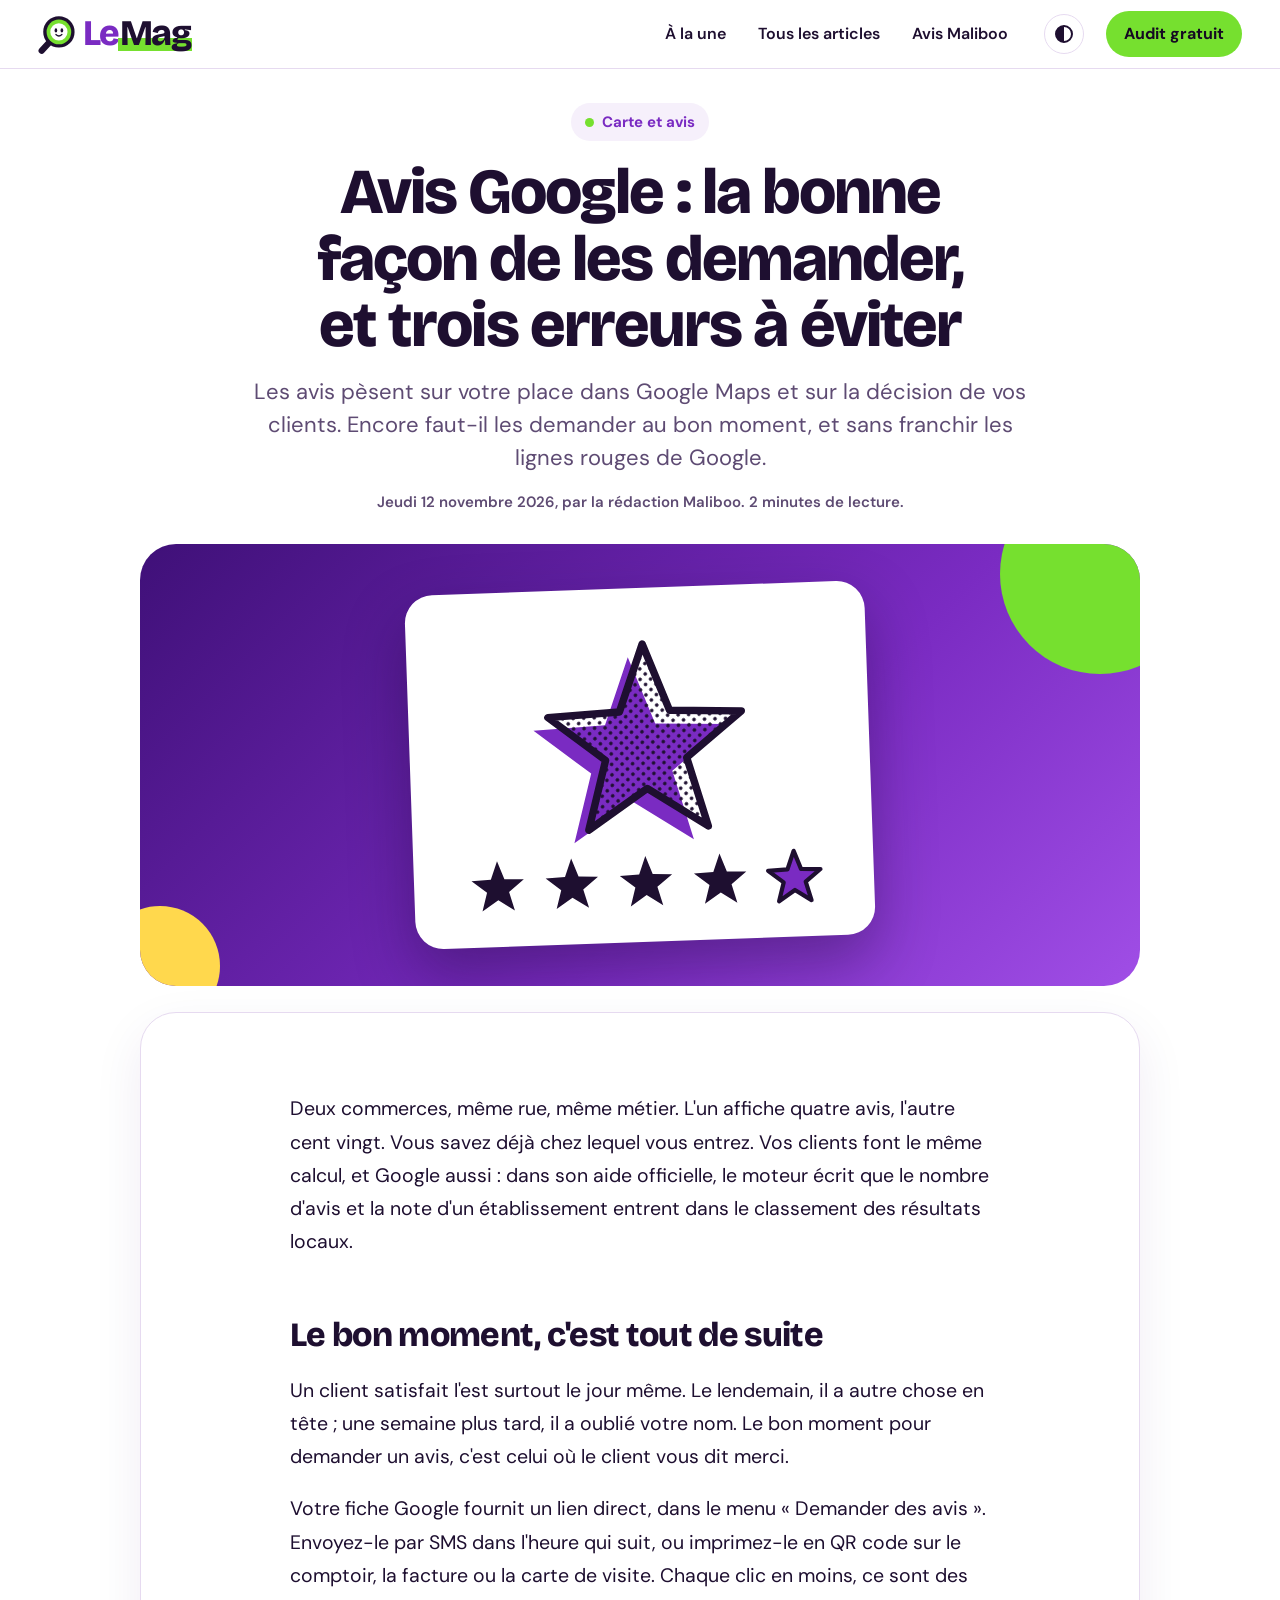
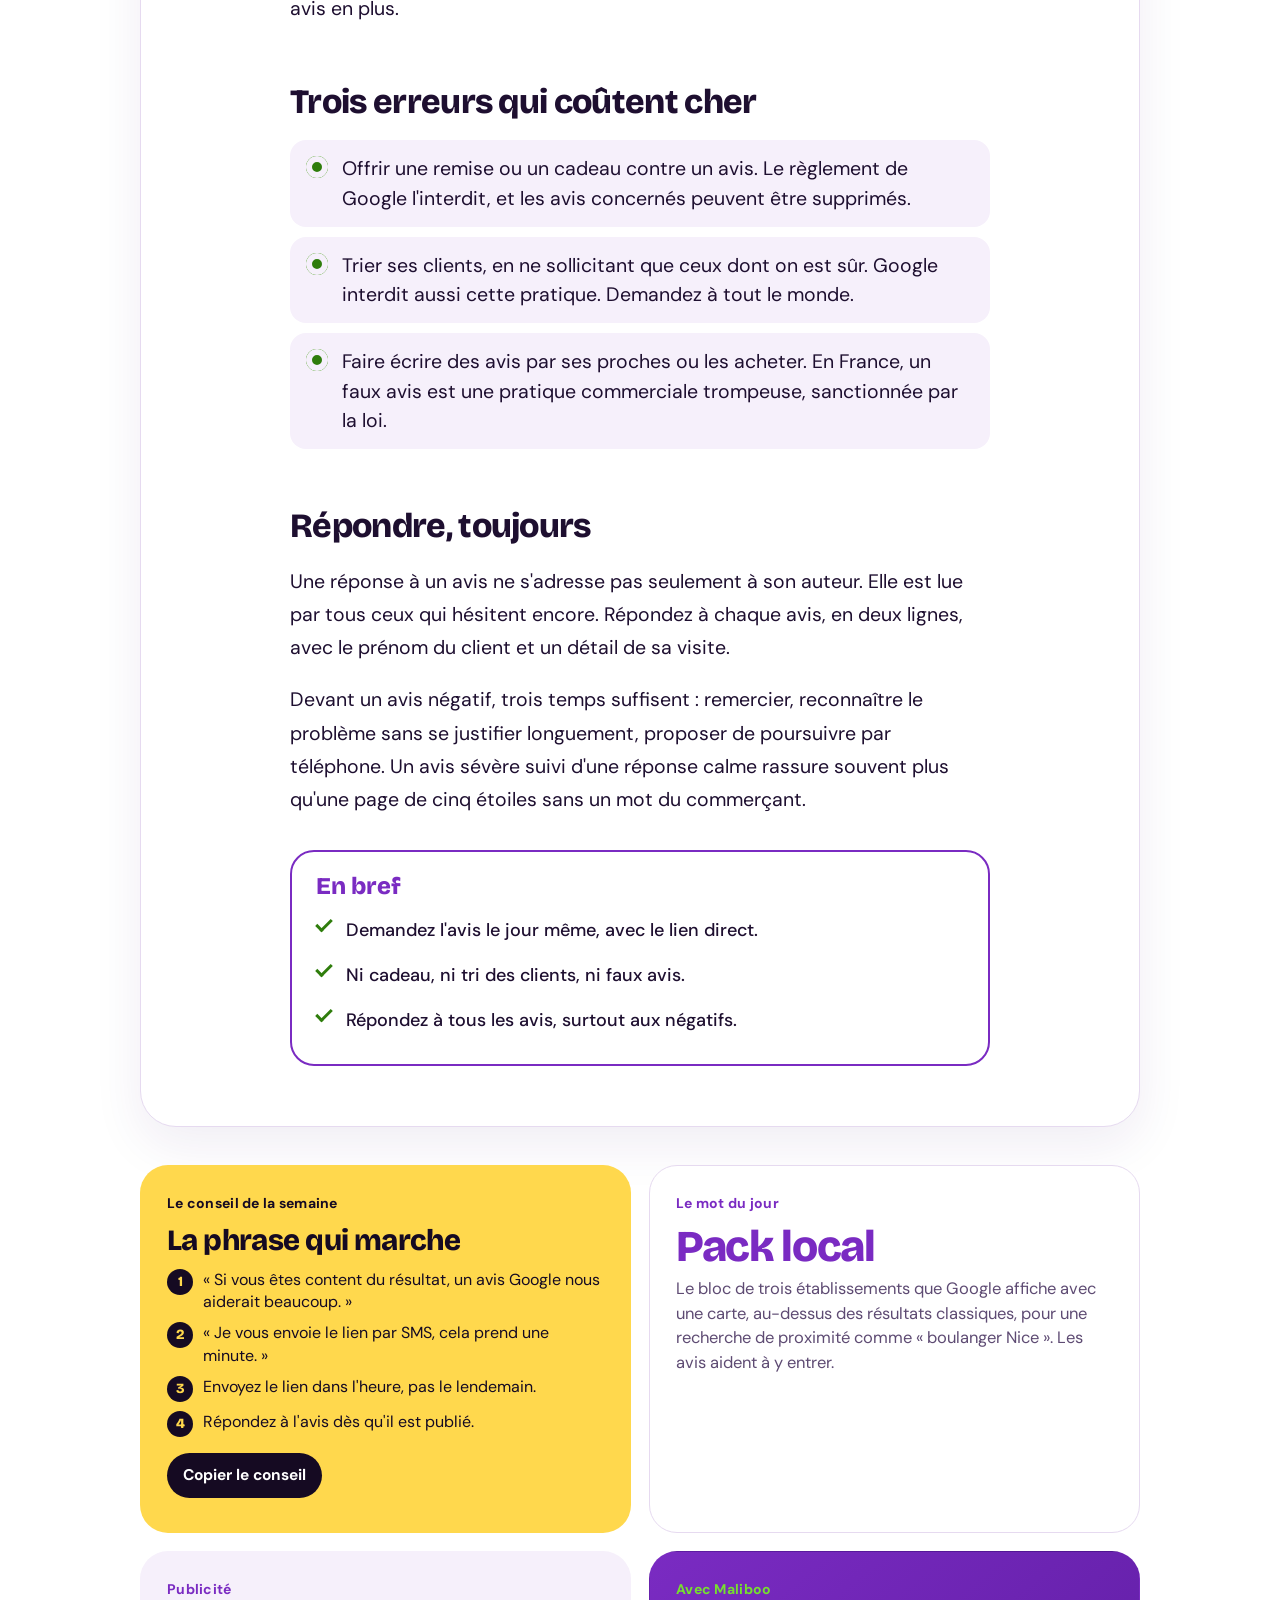
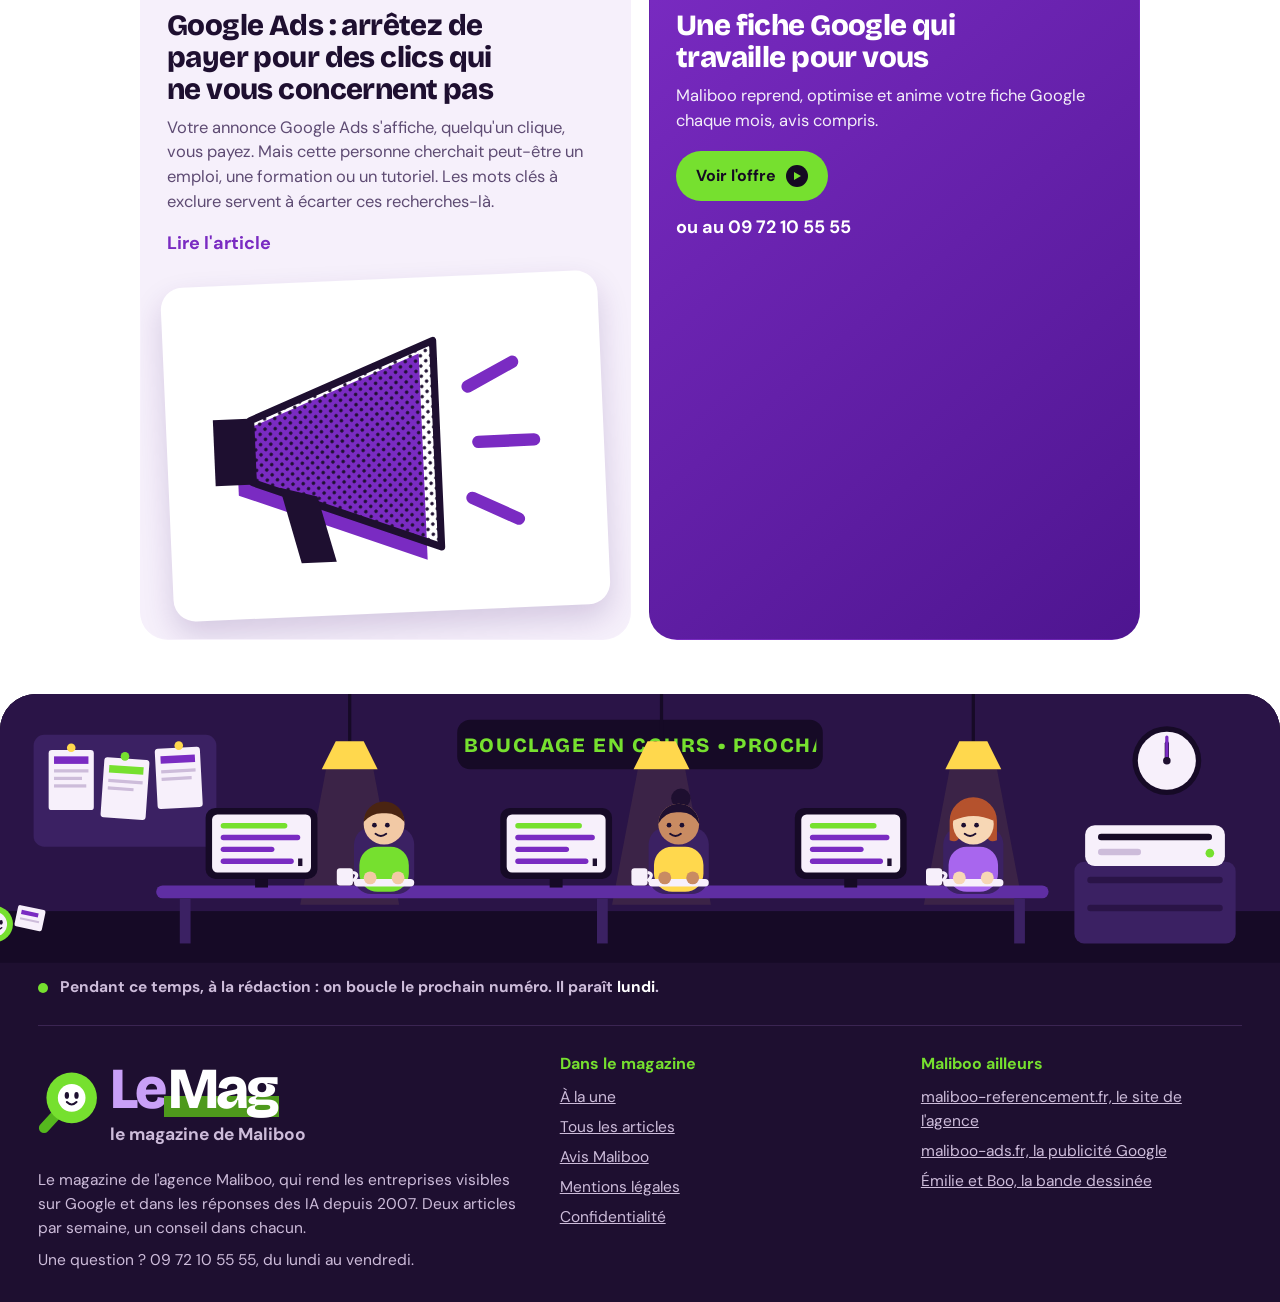
<file: docs/avis-google-la-bonne-facon-de-les-demander/index.html>
<!doctype html><html lang="fr"><head><meta charset="utf-8"><meta name="viewport" content="width=device-width,initial-scale=1,viewport-fit=cover"><meta name="theme-color" content="#7A2BC2"><title>Avis Google : comment en obtenir plus sans enfreindre les règles | Le Mag Maliboo</title><meta name="claude:viewport-fit-sides" content="cover"><meta name="description" content="Quand demander un avis Google, avec quelle phrase, et les trois erreurs qui peuvent coûter cher : remise contre avis, tri des clients, avis négatif laissé sans réponse."><link rel="canonical" href="https://www.referencement-maliboo.com/avis-google-la-bonne-facon-de-les-demander/"><meta property="og:type" content="article"><meta property="og:site_name" content="Le Mag Maliboo"><meta property="og:locale" content="fr_FR"><meta property="og:title" content="Avis Google : comment en obtenir plus sans enfreindre les règles | Le Mag Maliboo"><meta property="og:description" content="Quand demander un avis Google, avec quelle phrase, et les trois erreurs qui peuvent coûter cher : remise contre avis, tri des clients, avis négatif laissé sans réponse."><meta property="og:url" content="https://www.referencement-maliboo.com/avis-google-la-bonne-facon-de-les-demander/"><link rel="alternate" type="application/rss+xml" title="Le Mag Maliboo" href="https://www.referencement-maliboo.com/flux.xml"><link rel="preconnect" href="https://fonts.googleapis.com"><link rel="preconnect" href="https://fonts.gstatic.com" crossorigin><link rel="stylesheet" href="https://fonts.googleapis.com/css2?family=Bricolage+Grotesque:opsz,wght@12..96,500..800&family=DM+Sans:ital,opsz,wght@0,9..40,400..700;1,9..40,400..700&display=swap"><link rel="icon" href="../favicon.svg" type="image/svg+xml"><link rel="stylesheet" href="../assets/mag.css"><script type="application/ld+json">{"@context": "https://schema.org", "@graph": [{"@type": "Organization", "@id": "https://www.referencement-maliboo.com/#maliboo", "name": "Maliboo", "url": "https://www.maliboo-referencement.fr/", "telephone": "+33972105555"}, {"@type": "Article", "headline": "Avis Google : la bonne façon de les demander, et trois erreurs à éviter", "description": "Quand demander un avis Google, avec quelle phrase, et les trois erreurs qui peuvent coûter cher : remise contre avis, tri des clients, avis négatif laissé sans réponse.", "datePublished": "2026-11-12", "dateModified": "2026-11-12", "inLanguage": "fr", "articleSection": "Carte et avis", "mainEntityOfPage": "https://www.referencement-maliboo.com/avis-google-la-bonne-facon-de-les-demander/", "author": {"@id": "https://www.referencement-maliboo.com/#maliboo"}, "publisher": {"@id": "https://www.referencement-maliboo.com/#maliboo"}}, {"@type": "BreadcrumbList", "itemListElement": [{"@type": "ListItem", "position": 1, "name": "Le Mag Maliboo", "item": "https://www.referencement-maliboo.com/"}, {"@type": "ListItem", "position": 2, "name": "Avis Google : la bonne façon de les demander, et trois erreurs à éviter", "item": "https://www.referencement-maliboo.com/avis-google-la-bonne-facon-de-les-demander/"}]}]}</script></head><body><a class="evite" href="#contenu">Aller au contenu</a><div class="lecture" aria-hidden="true"></div><header class="barre"><div class="w"><a class="logo" href="../" aria-label="Le Mag, le magazine de Maliboo : retour à la une"><svg viewBox="-56 -48 108 108" aria-hidden="true"><path class="manche" d="M-22,24 L-46,50" stroke-width="17" stroke-linecap="round" fill="none"/><circle class="anneau" r="42"/><circle class="lentille" r="33"/><circle class="verre" r="23"/><ellipse class="oeil" cx="-8" cy="-4" rx="3.6" ry="5.6" fill="#1E0F30"/><ellipse class="oeil" cx="8" cy="-4" rx="3.6" ry="5.6" fill="#1E0F30"/><path d="M-8,7 q8,8 16,0" stroke="#1E0F30" stroke-width="3.4" fill="none" stroke-linecap="round"/></svg><span aria-hidden="true"><u>Le</u><mark>Mag</mark></span></a><nav aria-label="Rubriques"><a href="../">À la une</a><a href="../articles/">Tous les articles</a><a href="../avis-maliboo/">Avis Maliboo</a></nav><button class="ed" type="button" data-edition aria-label="Passer du mode clair au mode sombre"><i class="lune" aria-hidden="true"></i></button><a class="cta" href="https://www.maliboo-referencement.fr/agence-seo-resultats-garantis/">Audit gratuit</a></div></header><main id="contenu"><div class="w"><article><header class="art-tete"><a class="puce" href="../articles/">Carte et avis</a><h1>Avis Google : la bonne façon de les demander, et trois erreurs à éviter</h1><p class="chapeau">Les avis pèsent sur votre place dans Google Maps et sur la décision de vos clients. Encore faut-il les demander au bon moment, et sans franchir les lignes rouges de Google.</p><p class="meta"><time datetime="2026-11-12">Jeudi 12 novembre 2026</time>, par la rédaction Maliboo. 2 minutes de lecture.</p></header><div class="art-couv"><i class="bulle b1"></i><i class="bulle b2"></i><figure class="vignette"><svg viewBox="0 0 400 300" role="img" aria-label="Illustration : Avis Google : la bonne façon de les demander, et trois erreurs à éviter"><defs><pattern id="trame" width="7" height="7" patternUnits="userSpaceOnUse" patternTransform="rotate(45)"><circle cx="3.5" cy="3.5" r="1.7" class="tr"/></pattern><pattern id="trame2" width="5" height="5" patternUnits="userSpaceOnUse" patternTransform="rotate(45)"><circle cx="2.5" cy="2.5" r=".9" class="tr"/></pattern></defs><g class="v"><polygon points="206.0,36.0 229.7,99.4 297.3,102.3 244.3,144.5 262.4,209.7 206.0,172.3 149.6,209.7 167.7,144.5 114.7,102.3 182.3,99.4" class="ver" transform="translate(-14,12)"/></g><polygon points="206.0,36.0 229.7,99.4 297.3,102.3 244.3,144.5 262.4,209.7 206.0,172.3 149.6,209.7 167.7,144.5 114.7,102.3 182.3,99.4" fill="url(#trame)"/><polygon points="206.0,36.0 229.7,99.4 297.3,102.3 244.3,144.5 262.4,209.7 206.0,172.3 149.6,209.7 167.7,144.5 114.7,102.3 182.3,99.4" class="s-enc" stroke-width="7" stroke-linejoin="round"/><polygon points="62.0,236.0 68.4,253.2 86.7,254.0 72.4,265.4 77.3,283.0 62.0,272.9 46.7,283.0 51.6,265.4 37.3,254.0 55.6,253.2" class="enc"/><polygon points="132.0,236.0 138.4,253.2 156.7,254.0 142.4,265.4 147.3,283.0 132.0,272.9 116.7,283.0 121.6,265.4 107.3,254.0 125.6,253.2" class="enc"/><polygon points="202.0,236.0 208.4,253.2 226.7,254.0 212.4,265.4 217.3,283.0 202.0,272.9 186.7,283.0 191.6,265.4 177.3,254.0 195.6,253.2" class="enc"/><polygon points="272.0,236.0 278.4,253.2 296.7,254.0 282.4,265.4 287.3,283.0 272.0,272.9 256.7,283.0 261.6,265.4 247.3,254.0 265.6,253.2" class="enc"/><g class="v"><polygon points="342.0,236.0 348.4,253.2 366.7,254.0 352.4,265.4 357.3,283.0 342.0,272.9 326.7,283.0 331.6,265.4 317.3,254.0 335.6,253.2" class="ver"/></g><polygon points="342.0,236.0 348.4,253.2 366.7,254.0 352.4,265.4 357.3,283.0 342.0,272.9 326.7,283.0 331.6,265.4 317.3,254.0 335.6,253.2" class="s-enc" stroke-width="4" stroke-linejoin="round"/></svg></figure></div><div class="feuille"><div class="texte"><p>Deux commerces, même rue, même métier. L&#x27;un affiche quatre avis, l&#x27;autre cent vingt. Vous savez déjà chez lequel vous entrez. Vos clients font le même calcul, et Google aussi : dans son aide officielle, le moteur écrit que le nombre d&#x27;avis et la note d&#x27;un établissement entrent dans le classement des résultats locaux.</p><h2>Le bon moment, c&#x27;est tout de suite</h2><p>Un client satisfait l&#x27;est surtout le jour même. Le lendemain, il a autre chose en tête ; une semaine plus tard, il a oublié votre nom. Le bon moment pour demander un avis, c&#x27;est celui où le client vous dit merci.</p><p>Votre fiche Google fournit un lien direct, dans le menu « Demander des avis ». Envoyez-le par SMS dans l&#x27;heure qui suit, ou imprimez-le en QR code sur le comptoir, la facture ou la carte de visite. Chaque clic en moins, ce sont des avis en plus.</p><h2>Trois erreurs qui coûtent cher</h2><ul class="pts"><li><span>Offrir une remise ou un cadeau contre un avis. Le règlement de Google l&#x27;interdit, et les avis concernés peuvent être supprimés.</span></li><li><span>Trier ses clients, en ne sollicitant que ceux dont on est sûr. Google interdit aussi cette pratique. Demandez à tout le monde.</span></li><li><span>Faire écrire des avis par ses proches ou les acheter. En France, un faux avis est une pratique commerciale trompeuse, sanctionnée par la loi.</span></li></ul><h2>Répondre, toujours</h2><p>Une réponse à un avis ne s&#x27;adresse pas seulement à son auteur. Elle est lue par tous ceux qui hésitent encore. Répondez à chaque avis, en deux lignes, avec le prénom du client et un détail de sa visite.</p><p>Devant un avis négatif, trois temps suffisent : remercier, reconnaître le problème sans se justifier longuement, proposer de poursuivre par téléphone. Un avis sévère suivi d&#x27;une réponse calme rassure souvent plus qu&#x27;une page de cinq étoiles sans un mot du commerçant.</p></div><div class="bref"><h3>En bref</h3><ul><li>Demandez l&#x27;avis le jour même, avec le lien direct.</li><li>Ni cadeau, ni tri des clients, ni faux avis.</li><li>Répondez à tous les avis, surtout aux négatifs.</li></ul></div></div></article><div class="apres"><div class="bento"><aside class="carte c-conseil coupon"><span class="etq">Le conseil de la semaine</span><h3>La phrase qui marche</h3><ol><li><span>« Si vous êtes content du résultat, un avis Google nous aiderait beaucoup. »</span></li><li><span>« Je vous envoie le lien par SMS, cela prend une minute. »</span></li><li><span>Envoyez le lien dans l&#x27;heure, pas le lendemain.</span></li><li><span>Répondez à l&#x27;avis dès qu&#x27;il est publié.</span></li></ol><button type="button" data-copie="La phrase qui marche
1. « Si vous êtes content du résultat, un avis Google nous aiderait beaucoup. »
2. « Je vous envoie le lien par SMS, cela prend une minute. »
3. Envoyez le lien dans l&#x27;heure, pas le lendemain.
4. Répondez à l&#x27;avis dès qu&#x27;il est publié.
(Le Mag Maliboo)">Copier le conseil</button><span class="ok" role="status"></span></aside><div class="carte c-mot"><span class="etq">Le mot du jour</span><dfn>Pack local</dfn><p>Le bloc de trois établissements que Google affiche avec une carte, au-dessus des résultats classiques, pour une recherche de proximité comme « boulanger Nice ». Les avis aident à y entrer.</p></div><article class="carte c-art"><div><span class="etq">Publicité</span><h3><a href="../google-ads-mots-cles-a-exclure/">Google Ads : arrêtez de payer pour des clics qui ne vous concernent pas</a></h3><p>Votre annonce Google Ads s&#x27;affiche, quelqu&#x27;un clique, vous payez. Mais cette personne cherchait peut-être un emploi, une formation ou un tutoriel. Les mots clés à exclure servent à écarter ces recherches-là.</p><span class="lien">Lire l'article</span></div><figure class="vignette"><svg viewBox="0 0 400 300" role="img" aria-label="Illustration : Google Ads : arrêtez de payer pour des clics qui ne vous concernent pas"><defs><pattern id="trame" width="7" height="7" patternUnits="userSpaceOnUse" patternTransform="rotate(45)"><circle cx="3.5" cy="3.5" r="1.7" class="tr"/></pattern><pattern id="trame2" width="5" height="5" patternUnits="userSpaceOnUse" patternTransform="rotate(45)"><circle cx="2.5" cy="2.5" r=".9" class="tr"/></pattern></defs><g class="v"><path d="M70,120 L250,50 V250 L70,180z" class="ver" transform="translate(-14,12)"/></g><path d="M70,120 L250,50 V250 L70,180z" fill="url(#trame)"/><path d="M70,120 L250,50 V250 L70,180z" class="s-enc" stroke-width="7" stroke-linejoin="round"/><rect x="34" y="118" width="40" height="64" class="enc"/><path d="M96,186 l18,74 h34 l-16,-64" class="enc"/><g class="v"><path d="M282,96 l44,-22 M290,150 h54 M282,204 l44,22" class="s-ver" stroke-width="12" stroke-linecap="round"/></g></svg></figure></article><aside class="carte c-annonce"><span class="etq">Avec Maliboo</span><h3>Une fiche Google qui travaille pour vous</h3><p>Maliboo reprend, optimise et anime votre fiche Google chaque mois, avis compris.</p><a class="bouton" href="https://www.maliboo-referencement.fr/referencement-local-google-business-profile/">Voir l&#x27;offre<i aria-hidden="true"></i></a><span class="tel">ou au 09 72 10 55 55</span></aside></div></div></div></main><footer class="pied"><svg class="redac" viewBox="0 0 1200 250" preserveAspectRatio="xMidYMax slice" role="img" aria-label="La rédaction du Mag au travail : trois journalistes tapent leurs articles, l'imprimante sort des pages, Boo court porter une feuille."><defs><clipPath id="ledc"><rect x="436" y="30" width="328" height="34" rx="8"/></clipPath></defs><rect width="1200" height="250" fill="#1E0F30"/><rect width="1200" height="202" fill="#2A1447"/><rect y="202" width="1200" height="48" fill="#160A26"/><rect x="36" y="38" width="170" height="104" rx="10" fill="#3B2163"/><g fill="#F7F0FB"><rect x="50" y="52" width="42" height="56" rx="3"/><rect x="100" y="60" width="42" height="56" rx="3" transform="rotate(4 121 88)"/><rect x="150" y="50" width="42" height="56" rx="3" transform="rotate(-3 171 78)"/></g><g fill="#7A2BC2"><rect x="55" y="58" width="32" height="7"/><rect x="155" y="57" width="32" height="7" transform="rotate(-3 171 78)"/></g><rect x="105" y="67" width="32" height="7" fill="#76E02F" transform="rotate(4 121 88)"/><g fill="#CDBCDA"><rect x="55" y="70" width="32" height="3"/><rect x="55" y="77" width="26" height="3"/><rect x="55" y="84" width="30" height="3"/><rect x="105" y="80" width="32" height="3" transform="rotate(4 121 88)"/><rect x="105" y="87" width="24" height="3" transform="rotate(4 121 88)"/><rect x="155" y="70" width="32" height="3" transform="rotate(-3 171 78)"/><rect x="155" y="77" width="28" height="3" transform="rotate(-3 171 78)"/></g><circle cx="71" cy="50" r="4" fill="#FFD84D"/><circle cx="121" cy="58" r="4" fill="#76E02F"/><circle cx="171" cy="48" r="4" fill="#FFD84D"/><rect x="430" y="24" width="340" height="46" rx="12" fill="#160A26"/><g clip-path="url(#ledc)"><text class="fil-led" data-led x="436" y="54" font-size="19" fill="#76E02F" letter-spacing="1.5">BOUCLAGE EN COURS   •   PROCHAIN NUMÉRO LUNDI ET JEUDI   •   DEUX ARTICLES PAR SEMAINE</text></g><circle cx="1090" cy="62" r="32" fill="#160A26"/><circle cx="1090" cy="62" r="27" fill="#F7F0FB"/><path class="aig aig2" d="M1090,62 V46" stroke="#1E0F30" stroke-width="4" stroke-linecap="round"/><path class="aig" d="M1090,62 V40" stroke="#7A2BC2" stroke-width="3" stroke-linecap="round"/><circle cx="1090" cy="62" r="3.5" fill="#1E0F30"/><g class="lampe l1" style="transform-origin:330px 0px"><path d="M330,0 V44" stroke="#160A26" stroke-width="3"/><path d="M284,196 L308,70 H352 L376,196 Z" fill="#FFD84D" opacity=".08"/><path d="M304,70 L317,44 H343 L356,70 Z" fill="#FFD84D"/></g><g class="lampe l2" style="transform-origin:620px 0px"><path d="M620,0 V44" stroke="#160A26" stroke-width="3"/><path d="M574,196 L598,70 H642 L666,196 Z" fill="#FFD84D" opacity=".08"/><path d="M594,70 L607,44 H633 L646,70 Z" fill="#FFD84D"/></g><g class="lampe l3" style="transform-origin:910px 0px"><path d="M910,0 V44" stroke="#160A26" stroke-width="3"/><path d="M864,196 L888,70 H932 L956,196 Z" fill="#FFD84D" opacity=".08"/><path d="M884,70 L897,44 H923 L936,70 Z" fill="#FFD84D"/></g><rect x="150" y="178" width="830" height="12" rx="6" fill="#5F2EA3"/><g fill="#3B2163"><rect x="172" y="190" width="10" height="42"/><rect x="560" y="190" width="10" height="42"/><rect x="948" y="190" width="10" height="42"/></g><rect x="196" y="106" width="104" height="66" rx="9" fill="#160A26"/><rect x="202" y="112" width="92" height="54" rx="5" fill="#F7F0FB"/><rect class="lg lg1" x="210" y="120" width="62" height="5" rx="2.5" fill="#76E02F" style="animation-delay:0.0s"/><rect class="lg lg2" x="210" y="131" width="74" height="5" rx="2.5" fill="#7A2BC2" style="animation-delay:0.5s"/><rect class="lg lg3" x="210" y="142" width="50" height="5" rx="2.5" fill="#7A2BC2" style="animation-delay:1.0s"/><rect class="lg lg4" x="210" y="153" width="68" height="5" rx="2.5" fill="#7A2BC2" style="animation-delay:1.5s"/><rect class="curseur" x="282" y="153" width="4" height="7" fill="#1E0F30"/><rect x="242" y="172" width="12" height="8" fill="#160A26"/><rect x="334" y="124" width="56" height="62" rx="16" fill="#3B2163"/><rect x="339" y="142" width="46" height="42" rx="17" fill="#76E02F"/><g class="tete t1"><circle cx="362" cy="121" r="19" fill="#F2C9A5"/><path d="M343,119 a19,19 0 0 1 38,0 q-8,-9 -19,-8 q-11,-1 -19,8z" fill="#4A2412"/><circle cx="353" cy="122" r="2.2" fill="#1E0F30"/><circle cx="365" cy="122" r="2.2" fill="#1E0F30"/><path d="M354,130 q5,4 10,0" stroke="#1E0F30" stroke-width="1.8" fill="none" stroke-linecap="round"/></g><rect x="334" y="172" width="56" height="7" rx="3.5" fill="#F7F0FB"/><circle class="main m1" cx="349" cy="171" r="6" fill="#F2C9A5"/><circle class="main m2" cx="375" cy="171" r="6" fill="#F2C9A5"/><rect x="318" y="162" width="15" height="16" rx="3" fill="#F7F0FB"/><path d="M333,166 q7,1 0,8" stroke="#F7F0FB" stroke-width="3" fill="none"/><path class="vap v1" d="M322,158 q-3,-5 0,-9 q3,-4 0,-8" stroke="#CDBCDA" stroke-width="2" fill="none" stroke-linecap="round"/><path class="vap v2" d="M326,158 q-3,-5 0,-9 q3,-4 0,-8" stroke="#CDBCDA" stroke-width="2" fill="none" stroke-linecap="round"/><path class="vap v3" d="M330,158 q-3,-5 0,-9 q3,-4 0,-8" stroke="#CDBCDA" stroke-width="2" fill="none" stroke-linecap="round"/><rect x="470" y="106" width="104" height="66" rx="9" fill="#160A26"/><rect x="476" y="112" width="92" height="54" rx="5" fill="#F7F0FB"/><rect class="lg lg1" x="484" y="120" width="62" height="5" rx="2.5" fill="#76E02F" style="animation-delay:0.7s"/><rect class="lg lg2" x="484" y="131" width="74" height="5" rx="2.5" fill="#7A2BC2" style="animation-delay:1.2s"/><rect class="lg lg3" x="484" y="142" width="50" height="5" rx="2.5" fill="#7A2BC2" style="animation-delay:1.7s"/><rect class="lg lg4" x="484" y="153" width="68" height="5" rx="2.5" fill="#7A2BC2" style="animation-delay:2.2s"/><rect class="curseur" x="556" y="153" width="4" height="7" fill="#1E0F30"/><rect x="516" y="172" width="12" height="8" fill="#160A26"/><rect x="608" y="124" width="56" height="62" rx="16" fill="#3B2163"/><rect x="613" y="142" width="46" height="42" rx="17" fill="#FFD84D"/><g class="tete t2"><circle cx="638" cy="97" r="9" fill="#1E0F30"/><circle cx="636" cy="121" r="19" fill="#C98B62"/><path d="M617,121 a19,19 0 0 1 38,0 q-6,-12 -19,-11 q-13,-1 -19,11z" fill="#1E0F30"/><circle cx="627" cy="122" r="2.2" fill="#1E0F30"/><circle cx="639" cy="122" r="2.2" fill="#1E0F30"/><path d="M628,130 q5,4 10,0" stroke="#1E0F30" stroke-width="1.8" fill="none" stroke-linecap="round"/></g><rect x="608" y="172" width="56" height="7" rx="3.5" fill="#F7F0FB"/><circle class="main m3" cx="623" cy="171" r="6" fill="#C98B62"/><circle class="main m4" cx="649" cy="171" r="6" fill="#C98B62"/><rect x="592" y="162" width="15" height="16" rx="3" fill="#F7F0FB"/><path d="M607,166 q7,1 0,8" stroke="#F7F0FB" stroke-width="3" fill="none"/><path class="vap v1" d="M596,158 q-3,-5 0,-9 q3,-4 0,-8" stroke="#CDBCDA" stroke-width="2" fill="none" stroke-linecap="round"/><path class="vap v2" d="M600,158 q-3,-5 0,-9 q3,-4 0,-8" stroke="#CDBCDA" stroke-width="2" fill="none" stroke-linecap="round"/><path class="vap v3" d="M604,158 q-3,-5 0,-9 q3,-4 0,-8" stroke="#CDBCDA" stroke-width="2" fill="none" stroke-linecap="round"/><rect x="744" y="106" width="104" height="66" rx="9" fill="#160A26"/><rect x="750" y="112" width="92" height="54" rx="5" fill="#F7F0FB"/><rect class="lg lg1" x="758" y="120" width="62" height="5" rx="2.5" fill="#76E02F" style="animation-delay:1.4s"/><rect class="lg lg2" x="758" y="131" width="74" height="5" rx="2.5" fill="#7A2BC2" style="animation-delay:1.9s"/><rect class="lg lg3" x="758" y="142" width="50" height="5" rx="2.5" fill="#7A2BC2" style="animation-delay:2.4s"/><rect class="lg lg4" x="758" y="153" width="68" height="5" rx="2.5" fill="#7A2BC2" style="animation-delay:2.9s"/><rect class="curseur" x="830" y="153" width="4" height="7" fill="#1E0F30"/><rect x="790" y="172" width="12" height="8" fill="#160A26"/><rect x="882" y="124" width="56" height="62" rx="16" fill="#3B2163"/><rect x="887" y="142" width="46" height="42" rx="17" fill="#A866EE"/><g class="tete t3"><path d="M888,136 v-18 a22,22 0 0 1 44,0 v18 q-7,3 -9,-3 h-26 q-2,6 -9,3z" fill="#B5522D"/><circle cx="910" cy="121" r="19" fill="#F7D7B5"/><path d="M891,118 a19,19 0 0 1 38,0 q-19,-9 -38,0z" fill="#B5522D"/><circle cx="901" cy="122" r="2.2" fill="#1E0F30"/><circle cx="913" cy="122" r="2.2" fill="#1E0F30"/><path d="M902,130 q5,4 10,0" stroke="#1E0F30" stroke-width="1.8" fill="none" stroke-linecap="round"/></g><rect x="882" y="172" width="56" height="7" rx="3.5" fill="#F7F0FB"/><circle class="main m5" cx="897" cy="171" r="6" fill="#F7D7B5"/><circle class="main m6" cx="923" cy="171" r="6" fill="#F7D7B5"/><rect x="866" y="162" width="15" height="16" rx="3" fill="#F7F0FB"/><path d="M881,166 q7,1 0,8" stroke="#F7F0FB" stroke-width="3" fill="none"/><path class="vap v1" d="M870,158 q-3,-5 0,-9 q3,-4 0,-8" stroke="#CDBCDA" stroke-width="2" fill="none" stroke-linecap="round"/><path class="vap v2" d="M874,158 q-3,-5 0,-9 q3,-4 0,-8" stroke="#CDBCDA" stroke-width="2" fill="none" stroke-linecap="round"/><path class="vap v3" d="M878,158 q-3,-5 0,-9 q3,-4 0,-8" stroke="#CDBCDA" stroke-width="2" fill="none" stroke-linecap="round"/><rect x="1004" y="156" width="150" height="76" rx="9" fill="#3B2163"/><rect x="1016" y="170" width="126" height="6" rx="3" fill="#2A1447"/><rect x="1016" y="196" width="126" height="6" rx="3" fill="#2A1447"/><g class="feuille f1"><rect x="1048" y="96" width="56" height="40" rx="3" fill="#F7F0FB"/><rect x="1054" y="103" width="34" height="6" fill="#7A2BC2"/><rect x="1054" y="114" width="44" height="3" fill="#CDBCDA"/><rect x="1054" y="121" width="38" height="3" fill="#CDBCDA"/></g><g class="feuille f2"><rect x="1048" y="96" width="56" height="40" rx="3" fill="#F7F0FB"/><rect x="1054" y="103" width="34" height="6" fill="#7A2BC2"/><rect x="1054" y="114" width="44" height="3" fill="#CDBCDA"/><rect x="1054" y="121" width="38" height="3" fill="#CDBCDA"/></g><g class="feuille f3"><rect x="1048" y="96" width="56" height="40" rx="3" fill="#F7F0FB"/><rect x="1054" y="103" width="34" height="6" fill="#7A2BC2"/><rect x="1054" y="114" width="44" height="3" fill="#CDBCDA"/><rect x="1054" y="121" width="38" height="3" fill="#CDBCDA"/></g><rect x="1014" y="122" width="130" height="38" rx="9" fill="#F7F0FB"/><rect x="1026" y="130" width="106" height="6" rx="3" fill="#160A26"/><circle class="del" cx="1130" cy="148" r="4" fill="#76E02F"/><rect x="1026" y="144" width="40" height="6" rx="3" fill="#CDBCDA"/><g class="coursier"><g><g transform="translate(0,214) scale(.42)"><path d="M-20,22 L-46,50" stroke="#55B81E" stroke-width="15" stroke-linecap="round"/><circle r="40" fill="#76E02F"/><circle r="27" fill="#F7F0FB"/><ellipse cx="-2" cy="-4" rx="3.4" ry="5.2" fill="#1E0F30"/><ellipse cx="14" cy="-4" rx="3.4" ry="5.2" fill="#1E0F30"/><path d="M-1,8 q8,7 16,0" stroke="#1E0F30" stroke-width="3.4" fill="none" stroke-linecap="round"/></g><g transform="translate(22,196) rotate(12)"><rect width="26" height="20" rx="2" fill="#F7F0FB"/><rect x="4" y="4" width="16" height="4" fill="#7A2BC2"/><rect x="4" y="11" width="18" height="2" fill="#CDBCDA"/></g></g></g></svg><div class="w"><p class="legende"><i aria-hidden="true"></i><span>Pendant ce temps, à la rédaction : on boucle le prochain numéro. Il paraît <b data-prochain>lundi et jeudi</b>.</span></p><div class="g"><div><a class="logo grand" href="../" aria-label="Le Mag, le magazine de Maliboo : retour à la une"><svg viewBox="-56 -48 108 108" aria-hidden="true"><path class="manche" d="M-22,24 L-46,50" stroke-width="17" stroke-linecap="round" fill="none"/><circle class="anneau" r="42"/><circle class="lentille" r="33"/><circle class="verre" r="23"/><ellipse class="oeil" cx="-8" cy="-4" rx="3.6" ry="5.6" fill="#1E0F30"/><ellipse class="oeil" cx="8" cy="-4" rx="3.6" ry="5.6" fill="#1E0F30"/><path d="M-8,7 q8,8 16,0" stroke="#1E0F30" stroke-width="3.4" fill="none" stroke-linecap="round"/></svg><span aria-hidden="true"><u>Le</u><mark>Mag</mark><small>le magazine de Maliboo</small></span></a><p style="margin-top:20px">Le magazine de l'agence Maliboo, qui rend les entreprises visibles sur Google et dans les réponses des IA depuis 2007. Deux articles par semaine, un conseil dans chacun.</p><p style="margin-top:8px">Une question ? 09 72 10 55 55, du lundi au vendredi.</p></div><div><h3>Dans le magazine</h3><ul><li><a href="../">À la une</a></li><li><a href="../articles/">Tous les articles</a></li><li><a href="../avis-maliboo/">Avis Maliboo</a></li><li><a href="../mentions-legales/">Mentions légales</a></li><li><a href="../confidentialite/">Confidentialité</a></li></ul></div><div><h3>Maliboo ailleurs</h3><ul><li><a href="https://www.maliboo-referencement.fr/">maliboo-referencement.fr, le site de l'agence</a></li><li><a href="https://maliboo-ads.fr/">maliboo-ads.fr, la publicité Google</a></li><li><a href="https://referencement-maliboo.fr/">Émilie et Boo, la bande dessinée</a></li></ul></div></div></div></footer><script defer src="../assets/mag.js"></script></body></html>
</file>
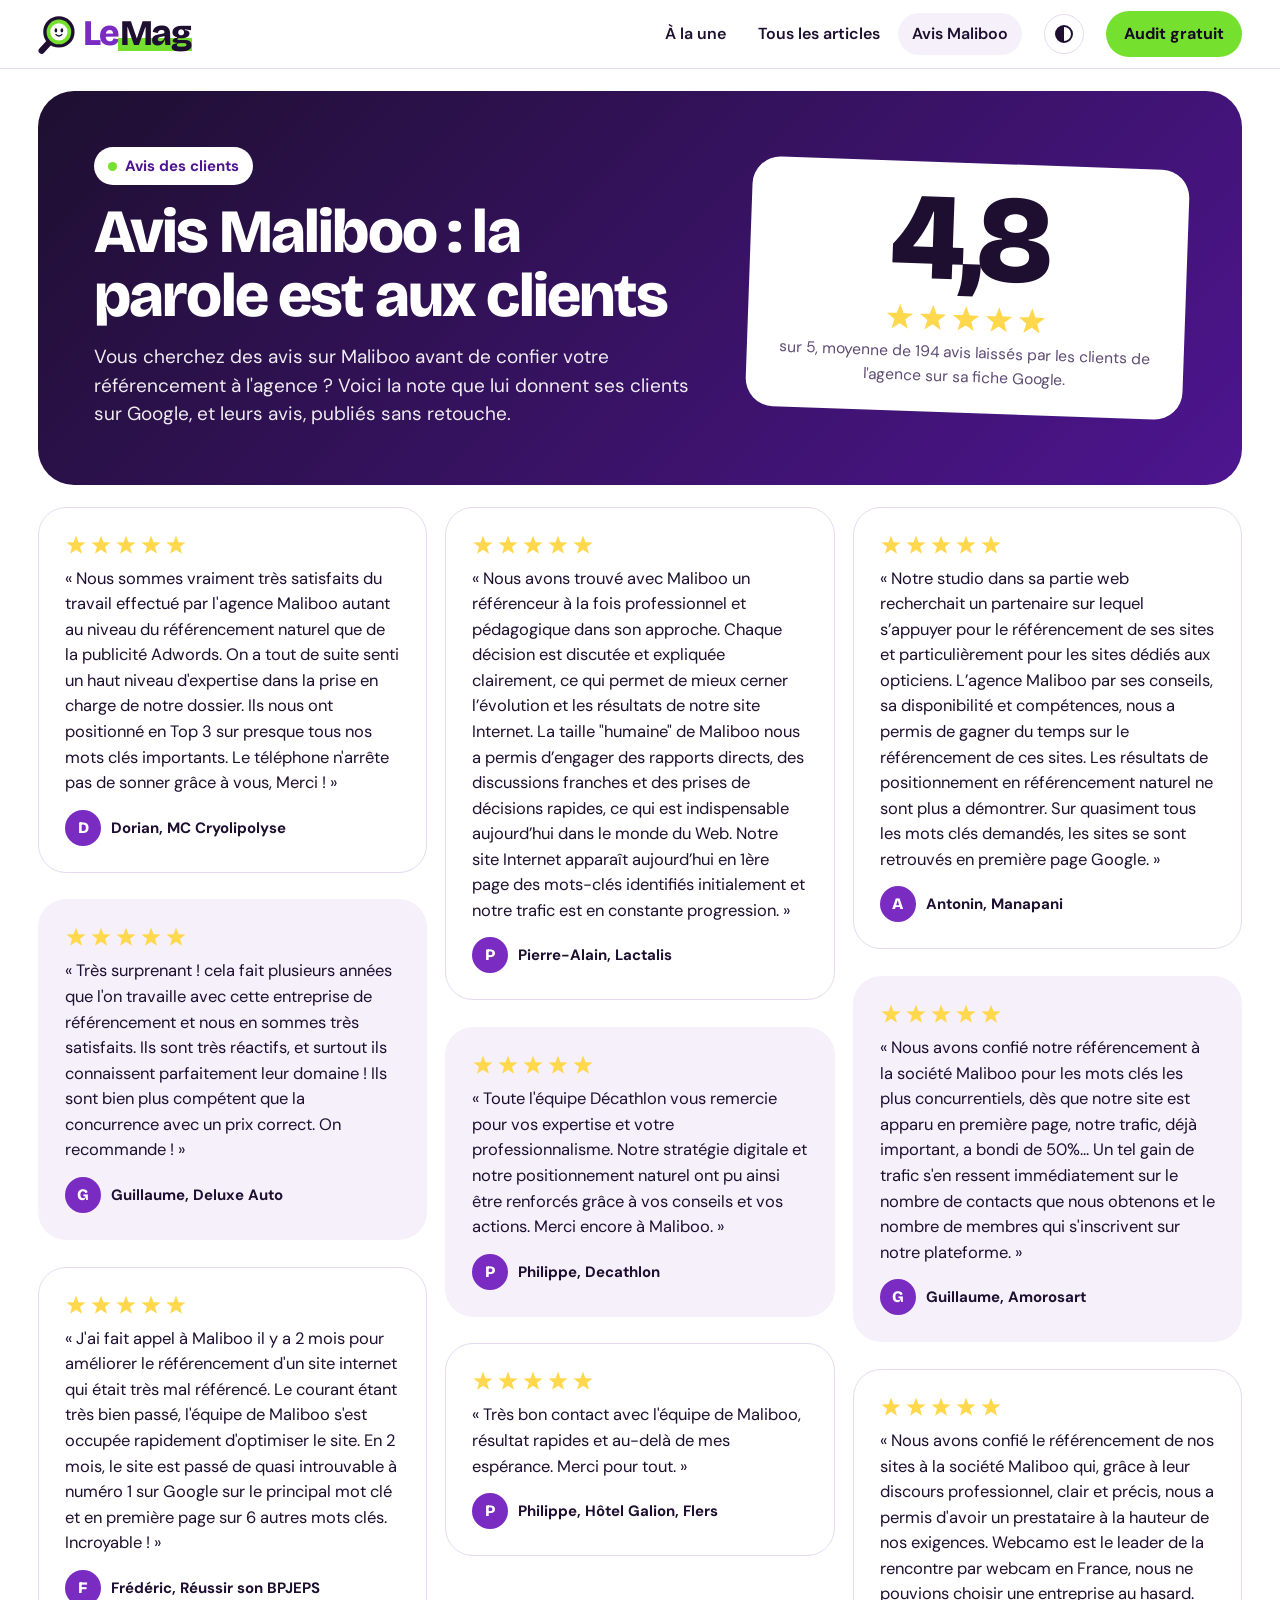
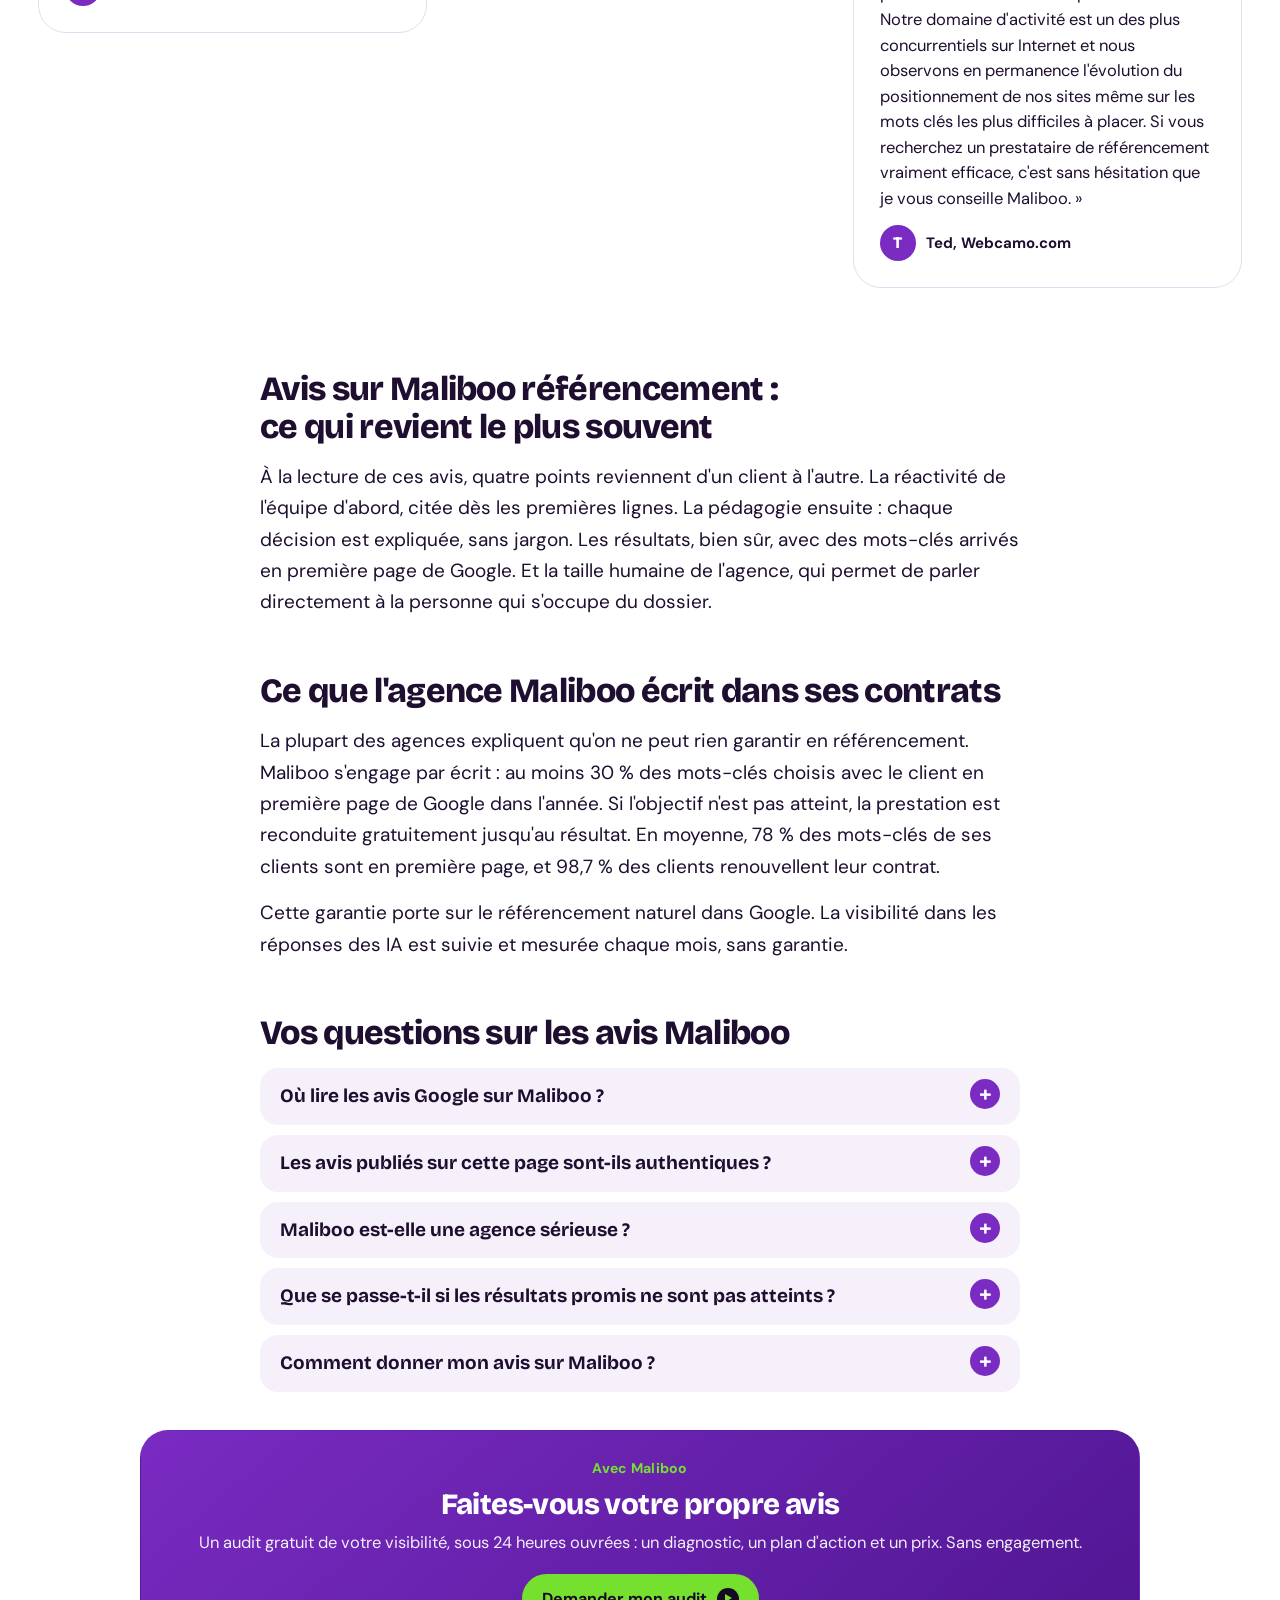
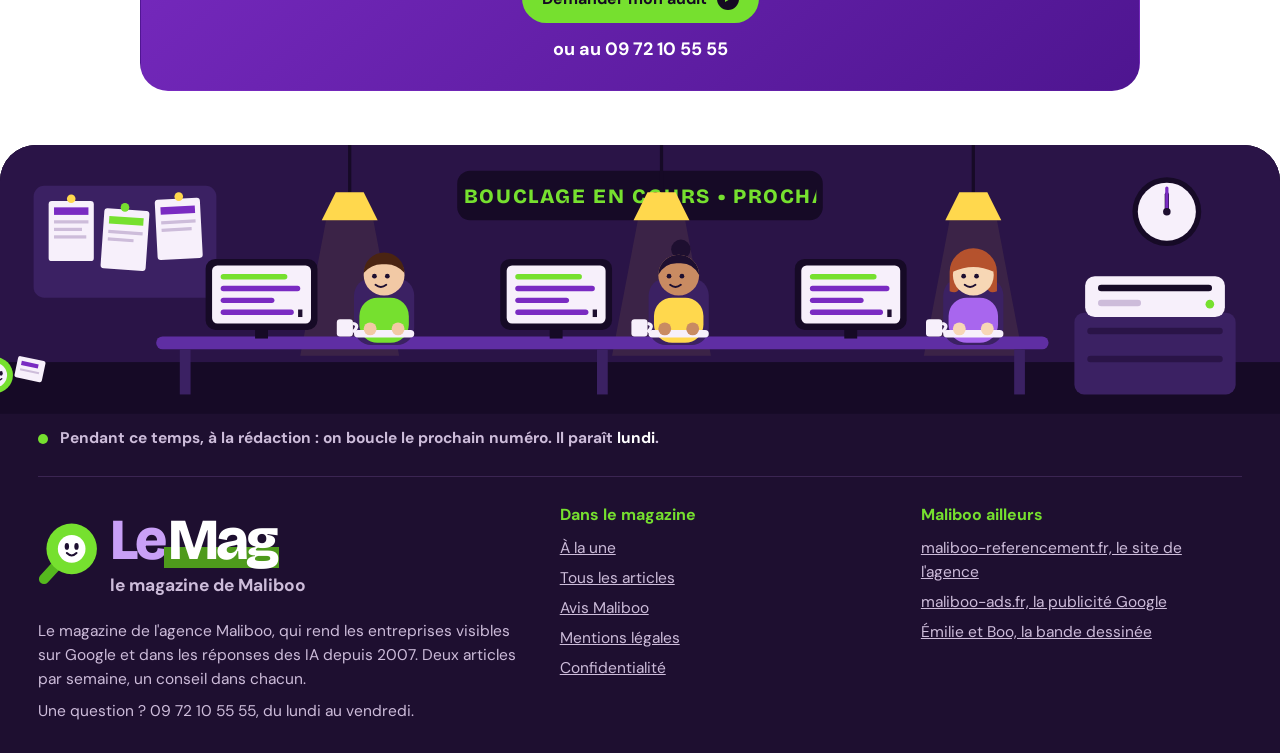
<file: docs/avis-maliboo/index.html>
<!doctype html><html lang="fr"><head><meta charset="utf-8"><meta name="viewport" content="width=device-width,initial-scale=1,viewport-fit=cover"><meta name="theme-color" content="#7A2BC2"><title>Avis Maliboo : 4,8/5 sur 194 avis Google, les clients de l&#x27;agence témoignent</title><meta name="claude:viewport-fit-sides" content="cover"><meta name="description" content="Avis sur Maliboo, agence de référencement à Nice : 4,8/5 sur 194 avis Google. Les avis de ses clients publiés sans retouche, la garantie écrite au contrat et les réponses à vos questions."><link rel="canonical" href="https://www.referencement-maliboo.com/avis-maliboo/"><meta property="og:type" content="website"><meta property="og:site_name" content="Le Mag Maliboo"><meta property="og:locale" content="fr_FR"><meta property="og:title" content="Avis Maliboo : 4,8/5 sur 194 avis Google, les clients de l&#x27;agence témoignent"><meta property="og:description" content="Avis sur Maliboo, agence de référencement à Nice : 4,8/5 sur 194 avis Google. Les avis de ses clients publiés sans retouche, la garantie écrite au contrat et les réponses à vos questions."><meta property="og:url" content="https://www.referencement-maliboo.com/avis-maliboo/"><link rel="alternate" type="application/rss+xml" title="Le Mag Maliboo" href="https://www.referencement-maliboo.com/flux.xml"><link rel="preconnect" href="https://fonts.googleapis.com"><link rel="preconnect" href="https://fonts.gstatic.com" crossorigin><link rel="stylesheet" href="https://fonts.googleapis.com/css2?family=Bricolage+Grotesque:opsz,wght@12..96,500..800&family=DM+Sans:ital,opsz,wght@0,9..40,400..700;1,9..40,400..700&display=swap"><link rel="icon" href="../favicon.svg" type="image/svg+xml"><link rel="stylesheet" href="../assets/mag.css"><script type="application/ld+json">{"@context": "https://schema.org", "@graph": [{"@type": "Organization", "@id": "https://www.referencement-maliboo.com/#maliboo", "name": "Maliboo", "url": "https://www.maliboo-referencement.fr/", "telephone": "+33972105555"}, {"@type": "FAQPage", "mainEntity": [{"@type": "Question", "name": "Où lire les avis Google sur Maliboo ?", "acceptedAnswer": {"@type": "Answer", "text": "Sur la fiche Google de l'agence. Tapez « Maliboo Nice » dans Google ou dans Google Maps : la note et tous les avis s'affichent, avec les réponses de l'agence."}}, {"@type": "Question", "name": "Les avis publiés sur cette page sont-ils authentiques ?", "acceptedAnswer": {"@type": "Answer", "text": "Oui. Ce sont des avis rédigés par des clients de Maliboo, repris sans retouche, fautes de frappe comprises, avec le prénom de leur auteur et le nom de son entreprise."}}, {"@type": "Question", "name": "Maliboo est-elle une agence sérieuse ?", "acceptedAnswer": {"@type": "Answer", "text": "Maliboo est une agence de référencement installée à Nice, qui accompagne des entreprises depuis 2007 : plus de 1 500 projets confiés, des artisans aux grandes marques. Son engagement de résultat est écrit dans le contrat, ce qui reste rare dans ce métier."}}, {"@type": "Question", "name": "Que se passe-t-il si les résultats promis ne sont pas atteints ?", "acceptedAnswer": {"@type": "Answer", "text": "Le contrat de référencement garanti prévoit qu'au moins 30 % des mots-clés choisis ensemble arrivent en première page de Google dans l'année. Si ce n'est pas le cas, la prestation est reconduite gratuitement jusqu'au résultat."}}, {"@type": "Question", "name": "Comment donner mon avis sur Maliboo ?", "acceptedAnswer": {"@type": "Answer", "text": "Si vous êtes client, vous pouvez publier votre avis depuis la fiche Google de l'agence. Vous pouvez aussi appeler votre chef de projet au 09 72 10 55 55 : un reproche dit de vive voix se règle souvent dans la journée."}}]}, {"@type": "BreadcrumbList", "itemListElement": [{"@type": "ListItem", "position": 1, "name": "Le Mag Maliboo", "item": "https://www.referencement-maliboo.com/"}, {"@type": "ListItem", "position": 2, "name": "Avis Maliboo", "item": "https://www.referencement-maliboo.com/avis-maliboo/"}]}]}</script></head><body><a class="evite" href="#contenu">Aller au contenu</a><div class="lecture" aria-hidden="true"></div><header class="barre"><div class="w"><a class="logo" href="../" aria-label="Le Mag, le magazine de Maliboo : retour à la une"><svg viewBox="-56 -48 108 108" aria-hidden="true"><path class="manche" d="M-22,24 L-46,50" stroke-width="17" stroke-linecap="round" fill="none"/><circle class="anneau" r="42"/><circle class="lentille" r="33"/><circle class="verre" r="23"/><ellipse class="oeil" cx="-8" cy="-4" rx="3.6" ry="5.6" fill="#1E0F30"/><ellipse class="oeil" cx="8" cy="-4" rx="3.6" ry="5.6" fill="#1E0F30"/><path d="M-8,7 q8,8 16,0" stroke="#1E0F30" stroke-width="3.4" fill="none" stroke-linecap="round"/></svg><span aria-hidden="true"><u>Le</u><mark>Mag</mark></span></a><nav aria-label="Rubriques"><a href="../">À la une</a><a href="../articles/">Tous les articles</a><a href="../avis-maliboo/" aria-current="page">Avis Maliboo</a></nav><button class="ed" type="button" data-edition aria-label="Passer du mode clair au mode sombre"><i class="lune" aria-hidden="true"></i></button><a class="cta" href="https://www.maliboo-referencement.fr/agence-seo-resultats-garantis/">Audit gratuit</a></div></header><main id="contenu"><div class="w"><section class="avis-couv"><div><span class="puce">Avis des clients</span><h1>Avis Maliboo : la parole est aux clients</h1><p>Vous cherchez des avis sur Maliboo avant de confier votre référencement à l&#x27;agence ? Voici la note que lui donnent ses clients sur Google, et leurs avis, publiés sans retouche.</p></div><div class="score"><b>4,8</b><span class="etoiles" role="img" aria-label="5 étoiles sur 5"><svg viewBox="0 0 24 24" aria-hidden="true"><polygon points="12.0,1.6 14.7,8.9 22.5,9.2 16.4,14.0 18.5,21.5 12.0,17.2 5.5,21.5 7.6,14.0 1.5,9.2 9.3,8.9" class="ver"/><polygon points="12.0,1.6 14.7,8.9 22.5,9.2 16.4,14.0 18.5,21.5 12.0,17.2 5.5,21.5 7.6,14.0 1.5,9.2 9.3,8.9" class="s-enc" stroke-width="1.6" stroke-linejoin="round"/></svg><svg viewBox="0 0 24 24" aria-hidden="true"><polygon points="12.0,1.6 14.7,8.9 22.5,9.2 16.4,14.0 18.5,21.5 12.0,17.2 5.5,21.5 7.6,14.0 1.5,9.2 9.3,8.9" class="ver"/><polygon points="12.0,1.6 14.7,8.9 22.5,9.2 16.4,14.0 18.5,21.5 12.0,17.2 5.5,21.5 7.6,14.0 1.5,9.2 9.3,8.9" class="s-enc" stroke-width="1.6" stroke-linejoin="round"/></svg><svg viewBox="0 0 24 24" aria-hidden="true"><polygon points="12.0,1.6 14.7,8.9 22.5,9.2 16.4,14.0 18.5,21.5 12.0,17.2 5.5,21.5 7.6,14.0 1.5,9.2 9.3,8.9" class="ver"/><polygon points="12.0,1.6 14.7,8.9 22.5,9.2 16.4,14.0 18.5,21.5 12.0,17.2 5.5,21.5 7.6,14.0 1.5,9.2 9.3,8.9" class="s-enc" stroke-width="1.6" stroke-linejoin="round"/></svg><svg viewBox="0 0 24 24" aria-hidden="true"><polygon points="12.0,1.6 14.7,8.9 22.5,9.2 16.4,14.0 18.5,21.5 12.0,17.2 5.5,21.5 7.6,14.0 1.5,9.2 9.3,8.9" class="ver"/><polygon points="12.0,1.6 14.7,8.9 22.5,9.2 16.4,14.0 18.5,21.5 12.0,17.2 5.5,21.5 7.6,14.0 1.5,9.2 9.3,8.9" class="s-enc" stroke-width="1.6" stroke-linejoin="round"/></svg><svg viewBox="0 0 24 24" aria-hidden="true"><polygon points="12.0,1.6 14.7,8.9 22.5,9.2 16.4,14.0 18.5,21.5 12.0,17.2 5.5,21.5 7.6,14.0 1.5,9.2 9.3,8.9" class="ver"/><polygon points="12.0,1.6 14.7,8.9 22.5,9.2 16.4,14.0 18.5,21.5 12.0,17.2 5.5,21.5 7.6,14.0 1.5,9.2 9.3,8.9" class="s-enc" stroke-width="1.6" stroke-linejoin="round"/></svg></span><p>sur 5, moyenne de 194 avis laissés par les clients de l&#x27;agence sur sa fiche Google.</p></div></section><section class="mur" aria-label="Avis de clients"><div class="carte"><span class="etoiles" role="img" aria-label="5 étoiles sur 5"><svg viewBox="0 0 24 24" aria-hidden="true"><polygon points="12.0,1.6 14.7,8.9 22.5,9.2 16.4,14.0 18.5,21.5 12.0,17.2 5.5,21.5 7.6,14.0 1.5,9.2 9.3,8.9" class="ver"/><polygon points="12.0,1.6 14.7,8.9 22.5,9.2 16.4,14.0 18.5,21.5 12.0,17.2 5.5,21.5 7.6,14.0 1.5,9.2 9.3,8.9" class="s-enc" stroke-width="1.6" stroke-linejoin="round"/></svg><svg viewBox="0 0 24 24" aria-hidden="true"><polygon points="12.0,1.6 14.7,8.9 22.5,9.2 16.4,14.0 18.5,21.5 12.0,17.2 5.5,21.5 7.6,14.0 1.5,9.2 9.3,8.9" class="ver"/><polygon points="12.0,1.6 14.7,8.9 22.5,9.2 16.4,14.0 18.5,21.5 12.0,17.2 5.5,21.5 7.6,14.0 1.5,9.2 9.3,8.9" class="s-enc" stroke-width="1.6" stroke-linejoin="round"/></svg><svg viewBox="0 0 24 24" aria-hidden="true"><polygon points="12.0,1.6 14.7,8.9 22.5,9.2 16.4,14.0 18.5,21.5 12.0,17.2 5.5,21.5 7.6,14.0 1.5,9.2 9.3,8.9" class="ver"/><polygon points="12.0,1.6 14.7,8.9 22.5,9.2 16.4,14.0 18.5,21.5 12.0,17.2 5.5,21.5 7.6,14.0 1.5,9.2 9.3,8.9" class="s-enc" stroke-width="1.6" stroke-linejoin="round"/></svg><svg viewBox="0 0 24 24" aria-hidden="true"><polygon points="12.0,1.6 14.7,8.9 22.5,9.2 16.4,14.0 18.5,21.5 12.0,17.2 5.5,21.5 7.6,14.0 1.5,9.2 9.3,8.9" class="ver"/><polygon points="12.0,1.6 14.7,8.9 22.5,9.2 16.4,14.0 18.5,21.5 12.0,17.2 5.5,21.5 7.6,14.0 1.5,9.2 9.3,8.9" class="s-enc" stroke-width="1.6" stroke-linejoin="round"/></svg><svg viewBox="0 0 24 24" aria-hidden="true"><polygon points="12.0,1.6 14.7,8.9 22.5,9.2 16.4,14.0 18.5,21.5 12.0,17.2 5.5,21.5 7.6,14.0 1.5,9.2 9.3,8.9" class="ver"/><polygon points="12.0,1.6 14.7,8.9 22.5,9.2 16.4,14.0 18.5,21.5 12.0,17.2 5.5,21.5 7.6,14.0 1.5,9.2 9.3,8.9" class="s-enc" stroke-width="1.6" stroke-linejoin="round"/></svg></span><q>Nous sommes vraiment très satisfaits du travail effectué par l&#x27;agence Maliboo autant au niveau du référencement naturel que de la publicité Adwords. On a tout de suite senti un haut niveau d&#x27;expertise dans la prise en charge de notre dossier. Ils nous ont positionné en Top 3 sur presque tous nos mots clés importants. Le téléphone n&#x27;arrête pas de sonner grâce à vous, Merci !</q><cite><i>D</i>Dorian, MC Cryolipolyse</cite></div><div class="carte"><span class="etoiles" role="img" aria-label="5 étoiles sur 5"><svg viewBox="0 0 24 24" aria-hidden="true"><polygon points="12.0,1.6 14.7,8.9 22.5,9.2 16.4,14.0 18.5,21.5 12.0,17.2 5.5,21.5 7.6,14.0 1.5,9.2 9.3,8.9" class="ver"/><polygon points="12.0,1.6 14.7,8.9 22.5,9.2 16.4,14.0 18.5,21.5 12.0,17.2 5.5,21.5 7.6,14.0 1.5,9.2 9.3,8.9" class="s-enc" stroke-width="1.6" stroke-linejoin="round"/></svg><svg viewBox="0 0 24 24" aria-hidden="true"><polygon points="12.0,1.6 14.7,8.9 22.5,9.2 16.4,14.0 18.5,21.5 12.0,17.2 5.5,21.5 7.6,14.0 1.5,9.2 9.3,8.9" class="ver"/><polygon points="12.0,1.6 14.7,8.9 22.5,9.2 16.4,14.0 18.5,21.5 12.0,17.2 5.5,21.5 7.6,14.0 1.5,9.2 9.3,8.9" class="s-enc" stroke-width="1.6" stroke-linejoin="round"/></svg><svg viewBox="0 0 24 24" aria-hidden="true"><polygon points="12.0,1.6 14.7,8.9 22.5,9.2 16.4,14.0 18.5,21.5 12.0,17.2 5.5,21.5 7.6,14.0 1.5,9.2 9.3,8.9" class="ver"/><polygon points="12.0,1.6 14.7,8.9 22.5,9.2 16.4,14.0 18.5,21.5 12.0,17.2 5.5,21.5 7.6,14.0 1.5,9.2 9.3,8.9" class="s-enc" stroke-width="1.6" stroke-linejoin="round"/></svg><svg viewBox="0 0 24 24" aria-hidden="true"><polygon points="12.0,1.6 14.7,8.9 22.5,9.2 16.4,14.0 18.5,21.5 12.0,17.2 5.5,21.5 7.6,14.0 1.5,9.2 9.3,8.9" class="ver"/><polygon points="12.0,1.6 14.7,8.9 22.5,9.2 16.4,14.0 18.5,21.5 12.0,17.2 5.5,21.5 7.6,14.0 1.5,9.2 9.3,8.9" class="s-enc" stroke-width="1.6" stroke-linejoin="round"/></svg><svg viewBox="0 0 24 24" aria-hidden="true"><polygon points="12.0,1.6 14.7,8.9 22.5,9.2 16.4,14.0 18.5,21.5 12.0,17.2 5.5,21.5 7.6,14.0 1.5,9.2 9.3,8.9" class="ver"/><polygon points="12.0,1.6 14.7,8.9 22.5,9.2 16.4,14.0 18.5,21.5 12.0,17.2 5.5,21.5 7.6,14.0 1.5,9.2 9.3,8.9" class="s-enc" stroke-width="1.6" stroke-linejoin="round"/></svg></span><q>Très surprenant ! cela fait plusieurs années que l&#x27;on travaille avec cette entreprise de référencement et nous en sommes très satisfaits. Ils sont très réactifs, et surtout ils connaissent parfaitement leur domaine ! Ils sont bien plus compétent que la concurrence avec un prix correct. On recommande !</q><cite><i>G</i>Guillaume, Deluxe Auto</cite></div><div class="carte"><span class="etoiles" role="img" aria-label="5 étoiles sur 5"><svg viewBox="0 0 24 24" aria-hidden="true"><polygon points="12.0,1.6 14.7,8.9 22.5,9.2 16.4,14.0 18.5,21.5 12.0,17.2 5.5,21.5 7.6,14.0 1.5,9.2 9.3,8.9" class="ver"/><polygon points="12.0,1.6 14.7,8.9 22.5,9.2 16.4,14.0 18.5,21.5 12.0,17.2 5.5,21.5 7.6,14.0 1.5,9.2 9.3,8.9" class="s-enc" stroke-width="1.6" stroke-linejoin="round"/></svg><svg viewBox="0 0 24 24" aria-hidden="true"><polygon points="12.0,1.6 14.7,8.9 22.5,9.2 16.4,14.0 18.5,21.5 12.0,17.2 5.5,21.5 7.6,14.0 1.5,9.2 9.3,8.9" class="ver"/><polygon points="12.0,1.6 14.7,8.9 22.5,9.2 16.4,14.0 18.5,21.5 12.0,17.2 5.5,21.5 7.6,14.0 1.5,9.2 9.3,8.9" class="s-enc" stroke-width="1.6" stroke-linejoin="round"/></svg><svg viewBox="0 0 24 24" aria-hidden="true"><polygon points="12.0,1.6 14.7,8.9 22.5,9.2 16.4,14.0 18.5,21.5 12.0,17.2 5.5,21.5 7.6,14.0 1.5,9.2 9.3,8.9" class="ver"/><polygon points="12.0,1.6 14.7,8.9 22.5,9.2 16.4,14.0 18.5,21.5 12.0,17.2 5.5,21.5 7.6,14.0 1.5,9.2 9.3,8.9" class="s-enc" stroke-width="1.6" stroke-linejoin="round"/></svg><svg viewBox="0 0 24 24" aria-hidden="true"><polygon points="12.0,1.6 14.7,8.9 22.5,9.2 16.4,14.0 18.5,21.5 12.0,17.2 5.5,21.5 7.6,14.0 1.5,9.2 9.3,8.9" class="ver"/><polygon points="12.0,1.6 14.7,8.9 22.5,9.2 16.4,14.0 18.5,21.5 12.0,17.2 5.5,21.5 7.6,14.0 1.5,9.2 9.3,8.9" class="s-enc" stroke-width="1.6" stroke-linejoin="round"/></svg><svg viewBox="0 0 24 24" aria-hidden="true"><polygon points="12.0,1.6 14.7,8.9 22.5,9.2 16.4,14.0 18.5,21.5 12.0,17.2 5.5,21.5 7.6,14.0 1.5,9.2 9.3,8.9" class="ver"/><polygon points="12.0,1.6 14.7,8.9 22.5,9.2 16.4,14.0 18.5,21.5 12.0,17.2 5.5,21.5 7.6,14.0 1.5,9.2 9.3,8.9" class="s-enc" stroke-width="1.6" stroke-linejoin="round"/></svg></span><q>J&#x27;ai fait appel à Maliboo il y a 2 mois pour améliorer le référencement d&#x27;un site internet qui était très mal référencé. Le courant étant très bien passé, l&#x27;équipe de Maliboo s&#x27;est occupée rapidement d&#x27;optimiser le site. En 2 mois, le site est passé de quasi introuvable à numéro 1 sur Google sur le principal mot clé et en première page sur 6 autres mots clés. Incroyable !</q><cite><i>F</i>Frédéric, Réussir son BPJEPS</cite></div><div class="carte"><span class="etoiles" role="img" aria-label="5 étoiles sur 5"><svg viewBox="0 0 24 24" aria-hidden="true"><polygon points="12.0,1.6 14.7,8.9 22.5,9.2 16.4,14.0 18.5,21.5 12.0,17.2 5.5,21.5 7.6,14.0 1.5,9.2 9.3,8.9" class="ver"/><polygon points="12.0,1.6 14.7,8.9 22.5,9.2 16.4,14.0 18.5,21.5 12.0,17.2 5.5,21.5 7.6,14.0 1.5,9.2 9.3,8.9" class="s-enc" stroke-width="1.6" stroke-linejoin="round"/></svg><svg viewBox="0 0 24 24" aria-hidden="true"><polygon points="12.0,1.6 14.7,8.9 22.5,9.2 16.4,14.0 18.5,21.5 12.0,17.2 5.5,21.5 7.6,14.0 1.5,9.2 9.3,8.9" class="ver"/><polygon points="12.0,1.6 14.7,8.9 22.5,9.2 16.4,14.0 18.5,21.5 12.0,17.2 5.5,21.5 7.6,14.0 1.5,9.2 9.3,8.9" class="s-enc" stroke-width="1.6" stroke-linejoin="round"/></svg><svg viewBox="0 0 24 24" aria-hidden="true"><polygon points="12.0,1.6 14.7,8.9 22.5,9.2 16.4,14.0 18.5,21.5 12.0,17.2 5.5,21.5 7.6,14.0 1.5,9.2 9.3,8.9" class="ver"/><polygon points="12.0,1.6 14.7,8.9 22.5,9.2 16.4,14.0 18.5,21.5 12.0,17.2 5.5,21.5 7.6,14.0 1.5,9.2 9.3,8.9" class="s-enc" stroke-width="1.6" stroke-linejoin="round"/></svg><svg viewBox="0 0 24 24" aria-hidden="true"><polygon points="12.0,1.6 14.7,8.9 22.5,9.2 16.4,14.0 18.5,21.5 12.0,17.2 5.5,21.5 7.6,14.0 1.5,9.2 9.3,8.9" class="ver"/><polygon points="12.0,1.6 14.7,8.9 22.5,9.2 16.4,14.0 18.5,21.5 12.0,17.2 5.5,21.5 7.6,14.0 1.5,9.2 9.3,8.9" class="s-enc" stroke-width="1.6" stroke-linejoin="round"/></svg><svg viewBox="0 0 24 24" aria-hidden="true"><polygon points="12.0,1.6 14.7,8.9 22.5,9.2 16.4,14.0 18.5,21.5 12.0,17.2 5.5,21.5 7.6,14.0 1.5,9.2 9.3,8.9" class="ver"/><polygon points="12.0,1.6 14.7,8.9 22.5,9.2 16.4,14.0 18.5,21.5 12.0,17.2 5.5,21.5 7.6,14.0 1.5,9.2 9.3,8.9" class="s-enc" stroke-width="1.6" stroke-linejoin="round"/></svg></span><q>Nous avons trouvé avec Maliboo un référenceur à la fois professionnel et pédagogique dans son approche. Chaque décision est discutée et expliquée clairement, ce qui permet de mieux cerner l’évolution et les résultats de notre site Internet. La taille &quot;humaine&quot; de Maliboo nous a permis d’engager des rapports directs, des discussions franches et des prises de décisions rapides, ce qui est indispensable aujourd’hui dans le monde du Web. Notre site Internet apparaît aujourd’hui en 1ère page des mots-clés identifiés initialement et notre trafic est en constante progression.</q><cite><i>P</i>Pierre-Alain, Lactalis</cite></div><div class="carte"><span class="etoiles" role="img" aria-label="5 étoiles sur 5"><svg viewBox="0 0 24 24" aria-hidden="true"><polygon points="12.0,1.6 14.7,8.9 22.5,9.2 16.4,14.0 18.5,21.5 12.0,17.2 5.5,21.5 7.6,14.0 1.5,9.2 9.3,8.9" class="ver"/><polygon points="12.0,1.6 14.7,8.9 22.5,9.2 16.4,14.0 18.5,21.5 12.0,17.2 5.5,21.5 7.6,14.0 1.5,9.2 9.3,8.9" class="s-enc" stroke-width="1.6" stroke-linejoin="round"/></svg><svg viewBox="0 0 24 24" aria-hidden="true"><polygon points="12.0,1.6 14.7,8.9 22.5,9.2 16.4,14.0 18.5,21.5 12.0,17.2 5.5,21.5 7.6,14.0 1.5,9.2 9.3,8.9" class="ver"/><polygon points="12.0,1.6 14.7,8.9 22.5,9.2 16.4,14.0 18.5,21.5 12.0,17.2 5.5,21.5 7.6,14.0 1.5,9.2 9.3,8.9" class="s-enc" stroke-width="1.6" stroke-linejoin="round"/></svg><svg viewBox="0 0 24 24" aria-hidden="true"><polygon points="12.0,1.6 14.7,8.9 22.5,9.2 16.4,14.0 18.5,21.5 12.0,17.2 5.5,21.5 7.6,14.0 1.5,9.2 9.3,8.9" class="ver"/><polygon points="12.0,1.6 14.7,8.9 22.5,9.2 16.4,14.0 18.5,21.5 12.0,17.2 5.5,21.5 7.6,14.0 1.5,9.2 9.3,8.9" class="s-enc" stroke-width="1.6" stroke-linejoin="round"/></svg><svg viewBox="0 0 24 24" aria-hidden="true"><polygon points="12.0,1.6 14.7,8.9 22.5,9.2 16.4,14.0 18.5,21.5 12.0,17.2 5.5,21.5 7.6,14.0 1.5,9.2 9.3,8.9" class="ver"/><polygon points="12.0,1.6 14.7,8.9 22.5,9.2 16.4,14.0 18.5,21.5 12.0,17.2 5.5,21.5 7.6,14.0 1.5,9.2 9.3,8.9" class="s-enc" stroke-width="1.6" stroke-linejoin="round"/></svg><svg viewBox="0 0 24 24" aria-hidden="true"><polygon points="12.0,1.6 14.7,8.9 22.5,9.2 16.4,14.0 18.5,21.5 12.0,17.2 5.5,21.5 7.6,14.0 1.5,9.2 9.3,8.9" class="ver"/><polygon points="12.0,1.6 14.7,8.9 22.5,9.2 16.4,14.0 18.5,21.5 12.0,17.2 5.5,21.5 7.6,14.0 1.5,9.2 9.3,8.9" class="s-enc" stroke-width="1.6" stroke-linejoin="round"/></svg></span><q>Toute l&#x27;équipe Décathlon vous remercie pour vos expertise et votre professionnalisme. Notre stratégie digitale et notre positionnement naturel ont pu ainsi être renforcés grâce à vos conseils et vos actions. Merci encore à Maliboo.</q><cite><i>P</i>Philippe, Decathlon</cite></div><div class="carte"><span class="etoiles" role="img" aria-label="5 étoiles sur 5"><svg viewBox="0 0 24 24" aria-hidden="true"><polygon points="12.0,1.6 14.7,8.9 22.5,9.2 16.4,14.0 18.5,21.5 12.0,17.2 5.5,21.5 7.6,14.0 1.5,9.2 9.3,8.9" class="ver"/><polygon points="12.0,1.6 14.7,8.9 22.5,9.2 16.4,14.0 18.5,21.5 12.0,17.2 5.5,21.5 7.6,14.0 1.5,9.2 9.3,8.9" class="s-enc" stroke-width="1.6" stroke-linejoin="round"/></svg><svg viewBox="0 0 24 24" aria-hidden="true"><polygon points="12.0,1.6 14.7,8.9 22.5,9.2 16.4,14.0 18.5,21.5 12.0,17.2 5.5,21.5 7.6,14.0 1.5,9.2 9.3,8.9" class="ver"/><polygon points="12.0,1.6 14.7,8.9 22.5,9.2 16.4,14.0 18.5,21.5 12.0,17.2 5.5,21.5 7.6,14.0 1.5,9.2 9.3,8.9" class="s-enc" stroke-width="1.6" stroke-linejoin="round"/></svg><svg viewBox="0 0 24 24" aria-hidden="true"><polygon points="12.0,1.6 14.7,8.9 22.5,9.2 16.4,14.0 18.5,21.5 12.0,17.2 5.5,21.5 7.6,14.0 1.5,9.2 9.3,8.9" class="ver"/><polygon points="12.0,1.6 14.7,8.9 22.5,9.2 16.4,14.0 18.5,21.5 12.0,17.2 5.5,21.5 7.6,14.0 1.5,9.2 9.3,8.9" class="s-enc" stroke-width="1.6" stroke-linejoin="round"/></svg><svg viewBox="0 0 24 24" aria-hidden="true"><polygon points="12.0,1.6 14.7,8.9 22.5,9.2 16.4,14.0 18.5,21.5 12.0,17.2 5.5,21.5 7.6,14.0 1.5,9.2 9.3,8.9" class="ver"/><polygon points="12.0,1.6 14.7,8.9 22.5,9.2 16.4,14.0 18.5,21.5 12.0,17.2 5.5,21.5 7.6,14.0 1.5,9.2 9.3,8.9" class="s-enc" stroke-width="1.6" stroke-linejoin="round"/></svg><svg viewBox="0 0 24 24" aria-hidden="true"><polygon points="12.0,1.6 14.7,8.9 22.5,9.2 16.4,14.0 18.5,21.5 12.0,17.2 5.5,21.5 7.6,14.0 1.5,9.2 9.3,8.9" class="ver"/><polygon points="12.0,1.6 14.7,8.9 22.5,9.2 16.4,14.0 18.5,21.5 12.0,17.2 5.5,21.5 7.6,14.0 1.5,9.2 9.3,8.9" class="s-enc" stroke-width="1.6" stroke-linejoin="round"/></svg></span><q>Très bon contact avec l&#x27;équipe de Maliboo, résultat rapides et au-delà de mes espérance. Merci pour tout.</q><cite><i>P</i>Philippe, Hôtel Galion, Flers</cite></div><div class="carte"><span class="etoiles" role="img" aria-label="5 étoiles sur 5"><svg viewBox="0 0 24 24" aria-hidden="true"><polygon points="12.0,1.6 14.7,8.9 22.5,9.2 16.4,14.0 18.5,21.5 12.0,17.2 5.5,21.5 7.6,14.0 1.5,9.2 9.3,8.9" class="ver"/><polygon points="12.0,1.6 14.7,8.9 22.5,9.2 16.4,14.0 18.5,21.5 12.0,17.2 5.5,21.5 7.6,14.0 1.5,9.2 9.3,8.9" class="s-enc" stroke-width="1.6" stroke-linejoin="round"/></svg><svg viewBox="0 0 24 24" aria-hidden="true"><polygon points="12.0,1.6 14.7,8.9 22.5,9.2 16.4,14.0 18.5,21.5 12.0,17.2 5.5,21.5 7.6,14.0 1.5,9.2 9.3,8.9" class="ver"/><polygon points="12.0,1.6 14.7,8.9 22.5,9.2 16.4,14.0 18.5,21.5 12.0,17.2 5.5,21.5 7.6,14.0 1.5,9.2 9.3,8.9" class="s-enc" stroke-width="1.6" stroke-linejoin="round"/></svg><svg viewBox="0 0 24 24" aria-hidden="true"><polygon points="12.0,1.6 14.7,8.9 22.5,9.2 16.4,14.0 18.5,21.5 12.0,17.2 5.5,21.5 7.6,14.0 1.5,9.2 9.3,8.9" class="ver"/><polygon points="12.0,1.6 14.7,8.9 22.5,9.2 16.4,14.0 18.5,21.5 12.0,17.2 5.5,21.5 7.6,14.0 1.5,9.2 9.3,8.9" class="s-enc" stroke-width="1.6" stroke-linejoin="round"/></svg><svg viewBox="0 0 24 24" aria-hidden="true"><polygon points="12.0,1.6 14.7,8.9 22.5,9.2 16.4,14.0 18.5,21.5 12.0,17.2 5.5,21.5 7.6,14.0 1.5,9.2 9.3,8.9" class="ver"/><polygon points="12.0,1.6 14.7,8.9 22.5,9.2 16.4,14.0 18.5,21.5 12.0,17.2 5.5,21.5 7.6,14.0 1.5,9.2 9.3,8.9" class="s-enc" stroke-width="1.6" stroke-linejoin="round"/></svg><svg viewBox="0 0 24 24" aria-hidden="true"><polygon points="12.0,1.6 14.7,8.9 22.5,9.2 16.4,14.0 18.5,21.5 12.0,17.2 5.5,21.5 7.6,14.0 1.5,9.2 9.3,8.9" class="ver"/><polygon points="12.0,1.6 14.7,8.9 22.5,9.2 16.4,14.0 18.5,21.5 12.0,17.2 5.5,21.5 7.6,14.0 1.5,9.2 9.3,8.9" class="s-enc" stroke-width="1.6" stroke-linejoin="round"/></svg></span><q>Notre studio dans sa partie web recherchait un partenaire sur lequel s’appuyer pour le référencement de ses sites et particulièrement pour les sites dédiés aux opticiens. L’agence Maliboo par ses conseils, sa disponibilité et compétences, nous a permis de gagner du temps sur le référencement de ces sites. Les résultats de positionnement en référencement naturel ne sont plus a démontrer. Sur quasiment tous les mots clés demandés, les sites se sont retrouvés en première page Google.</q><cite><i>A</i>Antonin, Manapani</cite></div><div class="carte"><span class="etoiles" role="img" aria-label="5 étoiles sur 5"><svg viewBox="0 0 24 24" aria-hidden="true"><polygon points="12.0,1.6 14.7,8.9 22.5,9.2 16.4,14.0 18.5,21.5 12.0,17.2 5.5,21.5 7.6,14.0 1.5,9.2 9.3,8.9" class="ver"/><polygon points="12.0,1.6 14.7,8.9 22.5,9.2 16.4,14.0 18.5,21.5 12.0,17.2 5.5,21.5 7.6,14.0 1.5,9.2 9.3,8.9" class="s-enc" stroke-width="1.6" stroke-linejoin="round"/></svg><svg viewBox="0 0 24 24" aria-hidden="true"><polygon points="12.0,1.6 14.7,8.9 22.5,9.2 16.4,14.0 18.5,21.5 12.0,17.2 5.5,21.5 7.6,14.0 1.5,9.2 9.3,8.9" class="ver"/><polygon points="12.0,1.6 14.7,8.9 22.5,9.2 16.4,14.0 18.5,21.5 12.0,17.2 5.5,21.5 7.6,14.0 1.5,9.2 9.3,8.9" class="s-enc" stroke-width="1.6" stroke-linejoin="round"/></svg><svg viewBox="0 0 24 24" aria-hidden="true"><polygon points="12.0,1.6 14.7,8.9 22.5,9.2 16.4,14.0 18.5,21.5 12.0,17.2 5.5,21.5 7.6,14.0 1.5,9.2 9.3,8.9" class="ver"/><polygon points="12.0,1.6 14.7,8.9 22.5,9.2 16.4,14.0 18.5,21.5 12.0,17.2 5.5,21.5 7.6,14.0 1.5,9.2 9.3,8.9" class="s-enc" stroke-width="1.6" stroke-linejoin="round"/></svg><svg viewBox="0 0 24 24" aria-hidden="true"><polygon points="12.0,1.6 14.7,8.9 22.5,9.2 16.4,14.0 18.5,21.5 12.0,17.2 5.5,21.5 7.6,14.0 1.5,9.2 9.3,8.9" class="ver"/><polygon points="12.0,1.6 14.7,8.9 22.5,9.2 16.4,14.0 18.5,21.5 12.0,17.2 5.5,21.5 7.6,14.0 1.5,9.2 9.3,8.9" class="s-enc" stroke-width="1.6" stroke-linejoin="round"/></svg><svg viewBox="0 0 24 24" aria-hidden="true"><polygon points="12.0,1.6 14.7,8.9 22.5,9.2 16.4,14.0 18.5,21.5 12.0,17.2 5.5,21.5 7.6,14.0 1.5,9.2 9.3,8.9" class="ver"/><polygon points="12.0,1.6 14.7,8.9 22.5,9.2 16.4,14.0 18.5,21.5 12.0,17.2 5.5,21.5 7.6,14.0 1.5,9.2 9.3,8.9" class="s-enc" stroke-width="1.6" stroke-linejoin="round"/></svg></span><q>Nous avons confié notre référencement à la société Maliboo pour les mots clés les plus concurrentiels, dès que notre site est apparu en première page, notre trafic, déjà important, a bondi de 50%... Un tel gain de trafic s&#x27;en ressent immédiatement sur le nombre de contacts que nous obtenons et le nombre de membres qui s&#x27;inscrivent sur notre plateforme.</q><cite><i>G</i>Guillaume, Amorosart</cite></div><div class="carte"><span class="etoiles" role="img" aria-label="5 étoiles sur 5"><svg viewBox="0 0 24 24" aria-hidden="true"><polygon points="12.0,1.6 14.7,8.9 22.5,9.2 16.4,14.0 18.5,21.5 12.0,17.2 5.5,21.5 7.6,14.0 1.5,9.2 9.3,8.9" class="ver"/><polygon points="12.0,1.6 14.7,8.9 22.5,9.2 16.4,14.0 18.5,21.5 12.0,17.2 5.5,21.5 7.6,14.0 1.5,9.2 9.3,8.9" class="s-enc" stroke-width="1.6" stroke-linejoin="round"/></svg><svg viewBox="0 0 24 24" aria-hidden="true"><polygon points="12.0,1.6 14.7,8.9 22.5,9.2 16.4,14.0 18.5,21.5 12.0,17.2 5.5,21.5 7.6,14.0 1.5,9.2 9.3,8.9" class="ver"/><polygon points="12.0,1.6 14.7,8.9 22.5,9.2 16.4,14.0 18.5,21.5 12.0,17.2 5.5,21.5 7.6,14.0 1.5,9.2 9.3,8.9" class="s-enc" stroke-width="1.6" stroke-linejoin="round"/></svg><svg viewBox="0 0 24 24" aria-hidden="true"><polygon points="12.0,1.6 14.7,8.9 22.5,9.2 16.4,14.0 18.5,21.5 12.0,17.2 5.5,21.5 7.6,14.0 1.5,9.2 9.3,8.9" class="ver"/><polygon points="12.0,1.6 14.7,8.9 22.5,9.2 16.4,14.0 18.5,21.5 12.0,17.2 5.5,21.5 7.6,14.0 1.5,9.2 9.3,8.9" class="s-enc" stroke-width="1.6" stroke-linejoin="round"/></svg><svg viewBox="0 0 24 24" aria-hidden="true"><polygon points="12.0,1.6 14.7,8.9 22.5,9.2 16.4,14.0 18.5,21.5 12.0,17.2 5.5,21.5 7.6,14.0 1.5,9.2 9.3,8.9" class="ver"/><polygon points="12.0,1.6 14.7,8.9 22.5,9.2 16.4,14.0 18.5,21.5 12.0,17.2 5.5,21.5 7.6,14.0 1.5,9.2 9.3,8.9" class="s-enc" stroke-width="1.6" stroke-linejoin="round"/></svg><svg viewBox="0 0 24 24" aria-hidden="true"><polygon points="12.0,1.6 14.7,8.9 22.5,9.2 16.4,14.0 18.5,21.5 12.0,17.2 5.5,21.5 7.6,14.0 1.5,9.2 9.3,8.9" class="ver"/><polygon points="12.0,1.6 14.7,8.9 22.5,9.2 16.4,14.0 18.5,21.5 12.0,17.2 5.5,21.5 7.6,14.0 1.5,9.2 9.3,8.9" class="s-enc" stroke-width="1.6" stroke-linejoin="round"/></svg></span><q>Nous avons confié le référencement de nos sites à la société Maliboo qui, grâce à leur discours professionnel, clair et précis, nous a permis d&#x27;avoir un prestataire à la hauteur de nos exigences. Webcamo est le leader de la rencontre par webcam en France, nous ne pouvions choisir une entreprise au hasard. Notre domaine d&#x27;activité est un des plus concurrentiels sur Internet et nous observons en permanence l&#x27;évolution du positionnement de nos sites même sur les mots clés les plus difficiles à placer. Si vous recherchez un prestataire de référencement vraiment efficace, c&#x27;est sans hésitation que je vous conseille Maliboo.</q><cite><i>T</i>Ted, Webcamo.com</cite></div></section><div class="prose"><h2>Avis sur Maliboo référencement : ce qui revient le plus souvent</h2><p>À la lecture de ces avis, quatre points reviennent d&#x27;un client à l&#x27;autre. La réactivité de l&#x27;équipe d&#x27;abord, citée dès les premières lignes. La pédagogie ensuite : chaque décision est expliquée, sans jargon. Les résultats, bien sûr, avec des mots-clés arrivés en première page de Google. Et la taille humaine de l&#x27;agence, qui permet de parler directement à la personne qui s&#x27;occupe du dossier.</p><h2>Ce que l&#x27;agence Maliboo écrit dans ses contrats</h2><p>La plupart des agences expliquent qu&#x27;on ne peut rien garantir en référencement. Maliboo s&#x27;engage par écrit : au moins 30 % des mots-clés choisis avec le client en première page de Google dans l&#x27;année. Si l&#x27;objectif n&#x27;est pas atteint, la prestation est reconduite gratuitement jusqu&#x27;au résultat. En moyenne, 78 % des mots-clés de ses clients sont en première page, et 98,7 % des clients renouvellent leur contrat.</p><p>Cette garantie porte sur le référencement naturel dans Google. La visibilité dans les réponses des IA est suivie et mesurée chaque mois, sans garantie.</p><h2>Vos questions sur les avis Maliboo</h2><div style="margin-top:16px"><details class="qr"><summary>Où lire les avis Google sur Maliboo ?</summary><p>Sur la fiche Google de l&#x27;agence. Tapez « Maliboo Nice » dans Google ou dans Google Maps : la note et tous les avis s&#x27;affichent, avec les réponses de l&#x27;agence.</p></details><details class="qr"><summary>Les avis publiés sur cette page sont-ils authentiques ?</summary><p>Oui. Ce sont des avis rédigés par des clients de Maliboo, repris sans retouche, fautes de frappe comprises, avec le prénom de leur auteur et le nom de son entreprise.</p></details><details class="qr"><summary>Maliboo est-elle une agence sérieuse ?</summary><p>Maliboo est une agence de référencement installée à Nice, qui accompagne des entreprises depuis 2007 : plus de 1 500 projets confiés, des artisans aux grandes marques. Son engagement de résultat est écrit dans le contrat, ce qui reste rare dans ce métier.</p></details><details class="qr"><summary>Que se passe-t-il si les résultats promis ne sont pas atteints ?</summary><p>Le contrat de référencement garanti prévoit qu&#x27;au moins 30 % des mots-clés choisis ensemble arrivent en première page de Google dans l&#x27;année. Si ce n&#x27;est pas le cas, la prestation est reconduite gratuitement jusqu&#x27;au résultat.</p></details><details class="qr"><summary>Comment donner mon avis sur Maliboo ?</summary><p>Si vous êtes client, vous pouvez publier votre avis depuis la fiche Google de l&#x27;agence. Vous pouvez aussi appeler votre chef de projet au 09 72 10 55 55 : un reproche dit de vive voix se règle souvent dans la journée.</p></details></div></div><div class="apres"><div class="bento" style="grid-template-columns:1fr"><aside class="carte c-annonce plein"><span class="etq">Avec Maliboo</span><h3>Faites-vous votre propre avis</h3><p>Un audit gratuit de votre visibilité, sous 24 heures ouvrées : un diagnostic, un plan d&#x27;action et un prix. Sans engagement.</p><a class="bouton" href="https://www.maliboo-referencement.fr/agence-seo-resultats-garantis/">Demander mon audit<i aria-hidden="true"></i></a><span class="tel">ou au 09 72 10 55 55</span></aside></div></div></div></main><footer class="pied"><svg class="redac" viewBox="0 0 1200 250" preserveAspectRatio="xMidYMax slice" role="img" aria-label="La rédaction du Mag au travail : trois journalistes tapent leurs articles, l'imprimante sort des pages, Boo court porter une feuille."><defs><clipPath id="ledc"><rect x="436" y="30" width="328" height="34" rx="8"/></clipPath></defs><rect width="1200" height="250" fill="#1E0F30"/><rect width="1200" height="202" fill="#2A1447"/><rect y="202" width="1200" height="48" fill="#160A26"/><rect x="36" y="38" width="170" height="104" rx="10" fill="#3B2163"/><g fill="#F7F0FB"><rect x="50" y="52" width="42" height="56" rx="3"/><rect x="100" y="60" width="42" height="56" rx="3" transform="rotate(4 121 88)"/><rect x="150" y="50" width="42" height="56" rx="3" transform="rotate(-3 171 78)"/></g><g fill="#7A2BC2"><rect x="55" y="58" width="32" height="7"/><rect x="155" y="57" width="32" height="7" transform="rotate(-3 171 78)"/></g><rect x="105" y="67" width="32" height="7" fill="#76E02F" transform="rotate(4 121 88)"/><g fill="#CDBCDA"><rect x="55" y="70" width="32" height="3"/><rect x="55" y="77" width="26" height="3"/><rect x="55" y="84" width="30" height="3"/><rect x="105" y="80" width="32" height="3" transform="rotate(4 121 88)"/><rect x="105" y="87" width="24" height="3" transform="rotate(4 121 88)"/><rect x="155" y="70" width="32" height="3" transform="rotate(-3 171 78)"/><rect x="155" y="77" width="28" height="3" transform="rotate(-3 171 78)"/></g><circle cx="71" cy="50" r="4" fill="#FFD84D"/><circle cx="121" cy="58" r="4" fill="#76E02F"/><circle cx="171" cy="48" r="4" fill="#FFD84D"/><rect x="430" y="24" width="340" height="46" rx="12" fill="#160A26"/><g clip-path="url(#ledc)"><text class="fil-led" data-led x="436" y="54" font-size="19" fill="#76E02F" letter-spacing="1.5">BOUCLAGE EN COURS   •   PROCHAIN NUMÉRO LUNDI ET JEUDI   •   DEUX ARTICLES PAR SEMAINE</text></g><circle cx="1090" cy="62" r="32" fill="#160A26"/><circle cx="1090" cy="62" r="27" fill="#F7F0FB"/><path class="aig aig2" d="M1090,62 V46" stroke="#1E0F30" stroke-width="4" stroke-linecap="round"/><path class="aig" d="M1090,62 V40" stroke="#7A2BC2" stroke-width="3" stroke-linecap="round"/><circle cx="1090" cy="62" r="3.5" fill="#1E0F30"/><g class="lampe l1" style="transform-origin:330px 0px"><path d="M330,0 V44" stroke="#160A26" stroke-width="3"/><path d="M284,196 L308,70 H352 L376,196 Z" fill="#FFD84D" opacity=".08"/><path d="M304,70 L317,44 H343 L356,70 Z" fill="#FFD84D"/></g><g class="lampe l2" style="transform-origin:620px 0px"><path d="M620,0 V44" stroke="#160A26" stroke-width="3"/><path d="M574,196 L598,70 H642 L666,196 Z" fill="#FFD84D" opacity=".08"/><path d="M594,70 L607,44 H633 L646,70 Z" fill="#FFD84D"/></g><g class="lampe l3" style="transform-origin:910px 0px"><path d="M910,0 V44" stroke="#160A26" stroke-width="3"/><path d="M864,196 L888,70 H932 L956,196 Z" fill="#FFD84D" opacity=".08"/><path d="M884,70 L897,44 H923 L936,70 Z" fill="#FFD84D"/></g><rect x="150" y="178" width="830" height="12" rx="6" fill="#5F2EA3"/><g fill="#3B2163"><rect x="172" y="190" width="10" height="42"/><rect x="560" y="190" width="10" height="42"/><rect x="948" y="190" width="10" height="42"/></g><rect x="196" y="106" width="104" height="66" rx="9" fill="#160A26"/><rect x="202" y="112" width="92" height="54" rx="5" fill="#F7F0FB"/><rect class="lg lg1" x="210" y="120" width="62" height="5" rx="2.5" fill="#76E02F" style="animation-delay:0.0s"/><rect class="lg lg2" x="210" y="131" width="74" height="5" rx="2.5" fill="#7A2BC2" style="animation-delay:0.5s"/><rect class="lg lg3" x="210" y="142" width="50" height="5" rx="2.5" fill="#7A2BC2" style="animation-delay:1.0s"/><rect class="lg lg4" x="210" y="153" width="68" height="5" rx="2.5" fill="#7A2BC2" style="animation-delay:1.5s"/><rect class="curseur" x="282" y="153" width="4" height="7" fill="#1E0F30"/><rect x="242" y="172" width="12" height="8" fill="#160A26"/><rect x="334" y="124" width="56" height="62" rx="16" fill="#3B2163"/><rect x="339" y="142" width="46" height="42" rx="17" fill="#76E02F"/><g class="tete t1"><circle cx="362" cy="121" r="19" fill="#F2C9A5"/><path d="M343,119 a19,19 0 0 1 38,0 q-8,-9 -19,-8 q-11,-1 -19,8z" fill="#4A2412"/><circle cx="353" cy="122" r="2.2" fill="#1E0F30"/><circle cx="365" cy="122" r="2.2" fill="#1E0F30"/><path d="M354,130 q5,4 10,0" stroke="#1E0F30" stroke-width="1.8" fill="none" stroke-linecap="round"/></g><rect x="334" y="172" width="56" height="7" rx="3.5" fill="#F7F0FB"/><circle class="main m1" cx="349" cy="171" r="6" fill="#F2C9A5"/><circle class="main m2" cx="375" cy="171" r="6" fill="#F2C9A5"/><rect x="318" y="162" width="15" height="16" rx="3" fill="#F7F0FB"/><path d="M333,166 q7,1 0,8" stroke="#F7F0FB" stroke-width="3" fill="none"/><path class="vap v1" d="M322,158 q-3,-5 0,-9 q3,-4 0,-8" stroke="#CDBCDA" stroke-width="2" fill="none" stroke-linecap="round"/><path class="vap v2" d="M326,158 q-3,-5 0,-9 q3,-4 0,-8" stroke="#CDBCDA" stroke-width="2" fill="none" stroke-linecap="round"/><path class="vap v3" d="M330,158 q-3,-5 0,-9 q3,-4 0,-8" stroke="#CDBCDA" stroke-width="2" fill="none" stroke-linecap="round"/><rect x="470" y="106" width="104" height="66" rx="9" fill="#160A26"/><rect x="476" y="112" width="92" height="54" rx="5" fill="#F7F0FB"/><rect class="lg lg1" x="484" y="120" width="62" height="5" rx="2.5" fill="#76E02F" style="animation-delay:0.7s"/><rect class="lg lg2" x="484" y="131" width="74" height="5" rx="2.5" fill="#7A2BC2" style="animation-delay:1.2s"/><rect class="lg lg3" x="484" y="142" width="50" height="5" rx="2.5" fill="#7A2BC2" style="animation-delay:1.7s"/><rect class="lg lg4" x="484" y="153" width="68" height="5" rx="2.5" fill="#7A2BC2" style="animation-delay:2.2s"/><rect class="curseur" x="556" y="153" width="4" height="7" fill="#1E0F30"/><rect x="516" y="172" width="12" height="8" fill="#160A26"/><rect x="608" y="124" width="56" height="62" rx="16" fill="#3B2163"/><rect x="613" y="142" width="46" height="42" rx="17" fill="#FFD84D"/><g class="tete t2"><circle cx="638" cy="97" r="9" fill="#1E0F30"/><circle cx="636" cy="121" r="19" fill="#C98B62"/><path d="M617,121 a19,19 0 0 1 38,0 q-6,-12 -19,-11 q-13,-1 -19,11z" fill="#1E0F30"/><circle cx="627" cy="122" r="2.2" fill="#1E0F30"/><circle cx="639" cy="122" r="2.2" fill="#1E0F30"/><path d="M628,130 q5,4 10,0" stroke="#1E0F30" stroke-width="1.8" fill="none" stroke-linecap="round"/></g><rect x="608" y="172" width="56" height="7" rx="3.5" fill="#F7F0FB"/><circle class="main m3" cx="623" cy="171" r="6" fill="#C98B62"/><circle class="main m4" cx="649" cy="171" r="6" fill="#C98B62"/><rect x="592" y="162" width="15" height="16" rx="3" fill="#F7F0FB"/><path d="M607,166 q7,1 0,8" stroke="#F7F0FB" stroke-width="3" fill="none"/><path class="vap v1" d="M596,158 q-3,-5 0,-9 q3,-4 0,-8" stroke="#CDBCDA" stroke-width="2" fill="none" stroke-linecap="round"/><path class="vap v2" d="M600,158 q-3,-5 0,-9 q3,-4 0,-8" stroke="#CDBCDA" stroke-width="2" fill="none" stroke-linecap="round"/><path class="vap v3" d="M604,158 q-3,-5 0,-9 q3,-4 0,-8" stroke="#CDBCDA" stroke-width="2" fill="none" stroke-linecap="round"/><rect x="744" y="106" width="104" height="66" rx="9" fill="#160A26"/><rect x="750" y="112" width="92" height="54" rx="5" fill="#F7F0FB"/><rect class="lg lg1" x="758" y="120" width="62" height="5" rx="2.5" fill="#76E02F" style="animation-delay:1.4s"/><rect class="lg lg2" x="758" y="131" width="74" height="5" rx="2.5" fill="#7A2BC2" style="animation-delay:1.9s"/><rect class="lg lg3" x="758" y="142" width="50" height="5" rx="2.5" fill="#7A2BC2" style="animation-delay:2.4s"/><rect class="lg lg4" x="758" y="153" width="68" height="5" rx="2.5" fill="#7A2BC2" style="animation-delay:2.9s"/><rect class="curseur" x="830" y="153" width="4" height="7" fill="#1E0F30"/><rect x="790" y="172" width="12" height="8" fill="#160A26"/><rect x="882" y="124" width="56" height="62" rx="16" fill="#3B2163"/><rect x="887" y="142" width="46" height="42" rx="17" fill="#A866EE"/><g class="tete t3"><path d="M888,136 v-18 a22,22 0 0 1 44,0 v18 q-7,3 -9,-3 h-26 q-2,6 -9,3z" fill="#B5522D"/><circle cx="910" cy="121" r="19" fill="#F7D7B5"/><path d="M891,118 a19,19 0 0 1 38,0 q-19,-9 -38,0z" fill="#B5522D"/><circle cx="901" cy="122" r="2.2" fill="#1E0F30"/><circle cx="913" cy="122" r="2.2" fill="#1E0F30"/><path d="M902,130 q5,4 10,0" stroke="#1E0F30" stroke-width="1.8" fill="none" stroke-linecap="round"/></g><rect x="882" y="172" width="56" height="7" rx="3.5" fill="#F7F0FB"/><circle class="main m5" cx="897" cy="171" r="6" fill="#F7D7B5"/><circle class="main m6" cx="923" cy="171" r="6" fill="#F7D7B5"/><rect x="866" y="162" width="15" height="16" rx="3" fill="#F7F0FB"/><path d="M881,166 q7,1 0,8" stroke="#F7F0FB" stroke-width="3" fill="none"/><path class="vap v1" d="M870,158 q-3,-5 0,-9 q3,-4 0,-8" stroke="#CDBCDA" stroke-width="2" fill="none" stroke-linecap="round"/><path class="vap v2" d="M874,158 q-3,-5 0,-9 q3,-4 0,-8" stroke="#CDBCDA" stroke-width="2" fill="none" stroke-linecap="round"/><path class="vap v3" d="M878,158 q-3,-5 0,-9 q3,-4 0,-8" stroke="#CDBCDA" stroke-width="2" fill="none" stroke-linecap="round"/><rect x="1004" y="156" width="150" height="76" rx="9" fill="#3B2163"/><rect x="1016" y="170" width="126" height="6" rx="3" fill="#2A1447"/><rect x="1016" y="196" width="126" height="6" rx="3" fill="#2A1447"/><g class="feuille f1"><rect x="1048" y="96" width="56" height="40" rx="3" fill="#F7F0FB"/><rect x="1054" y="103" width="34" height="6" fill="#7A2BC2"/><rect x="1054" y="114" width="44" height="3" fill="#CDBCDA"/><rect x="1054" y="121" width="38" height="3" fill="#CDBCDA"/></g><g class="feuille f2"><rect x="1048" y="96" width="56" height="40" rx="3" fill="#F7F0FB"/><rect x="1054" y="103" width="34" height="6" fill="#7A2BC2"/><rect x="1054" y="114" width="44" height="3" fill="#CDBCDA"/><rect x="1054" y="121" width="38" height="3" fill="#CDBCDA"/></g><g class="feuille f3"><rect x="1048" y="96" width="56" height="40" rx="3" fill="#F7F0FB"/><rect x="1054" y="103" width="34" height="6" fill="#7A2BC2"/><rect x="1054" y="114" width="44" height="3" fill="#CDBCDA"/><rect x="1054" y="121" width="38" height="3" fill="#CDBCDA"/></g><rect x="1014" y="122" width="130" height="38" rx="9" fill="#F7F0FB"/><rect x="1026" y="130" width="106" height="6" rx="3" fill="#160A26"/><circle class="del" cx="1130" cy="148" r="4" fill="#76E02F"/><rect x="1026" y="144" width="40" height="6" rx="3" fill="#CDBCDA"/><g class="coursier"><g><g transform="translate(0,214) scale(.42)"><path d="M-20,22 L-46,50" stroke="#55B81E" stroke-width="15" stroke-linecap="round"/><circle r="40" fill="#76E02F"/><circle r="27" fill="#F7F0FB"/><ellipse cx="-2" cy="-4" rx="3.4" ry="5.2" fill="#1E0F30"/><ellipse cx="14" cy="-4" rx="3.4" ry="5.2" fill="#1E0F30"/><path d="M-1,8 q8,7 16,0" stroke="#1E0F30" stroke-width="3.4" fill="none" stroke-linecap="round"/></g><g transform="translate(22,196) rotate(12)"><rect width="26" height="20" rx="2" fill="#F7F0FB"/><rect x="4" y="4" width="16" height="4" fill="#7A2BC2"/><rect x="4" y="11" width="18" height="2" fill="#CDBCDA"/></g></g></g></svg><div class="w"><p class="legende"><i aria-hidden="true"></i><span>Pendant ce temps, à la rédaction : on boucle le prochain numéro. Il paraît <b data-prochain>lundi et jeudi</b>.</span></p><div class="g"><div><a class="logo grand" href="../" aria-label="Le Mag, le magazine de Maliboo : retour à la une"><svg viewBox="-56 -48 108 108" aria-hidden="true"><path class="manche" d="M-22,24 L-46,50" stroke-width="17" stroke-linecap="round" fill="none"/><circle class="anneau" r="42"/><circle class="lentille" r="33"/><circle class="verre" r="23"/><ellipse class="oeil" cx="-8" cy="-4" rx="3.6" ry="5.6" fill="#1E0F30"/><ellipse class="oeil" cx="8" cy="-4" rx="3.6" ry="5.6" fill="#1E0F30"/><path d="M-8,7 q8,8 16,0" stroke="#1E0F30" stroke-width="3.4" fill="none" stroke-linecap="round"/></svg><span aria-hidden="true"><u>Le</u><mark>Mag</mark><small>le magazine de Maliboo</small></span></a><p style="margin-top:20px">Le magazine de l'agence Maliboo, qui rend les entreprises visibles sur Google et dans les réponses des IA depuis 2007. Deux articles par semaine, un conseil dans chacun.</p><p style="margin-top:8px">Une question ? 09 72 10 55 55, du lundi au vendredi.</p></div><div><h3>Dans le magazine</h3><ul><li><a href="../">À la une</a></li><li><a href="../articles/">Tous les articles</a></li><li><a href="../avis-maliboo/">Avis Maliboo</a></li><li><a href="../mentions-legales/">Mentions légales</a></li><li><a href="../confidentialite/">Confidentialité</a></li></ul></div><div><h3>Maliboo ailleurs</h3><ul><li><a href="https://www.maliboo-referencement.fr/">maliboo-referencement.fr, le site de l'agence</a></li><li><a href="https://maliboo-ads.fr/">maliboo-ads.fr, la publicité Google</a></li><li><a href="https://referencement-maliboo.fr/">Émilie et Boo, la bande dessinée</a></li></ul></div></div></div></footer><script defer src="../assets/mag.js"></script></body></html>
</file>
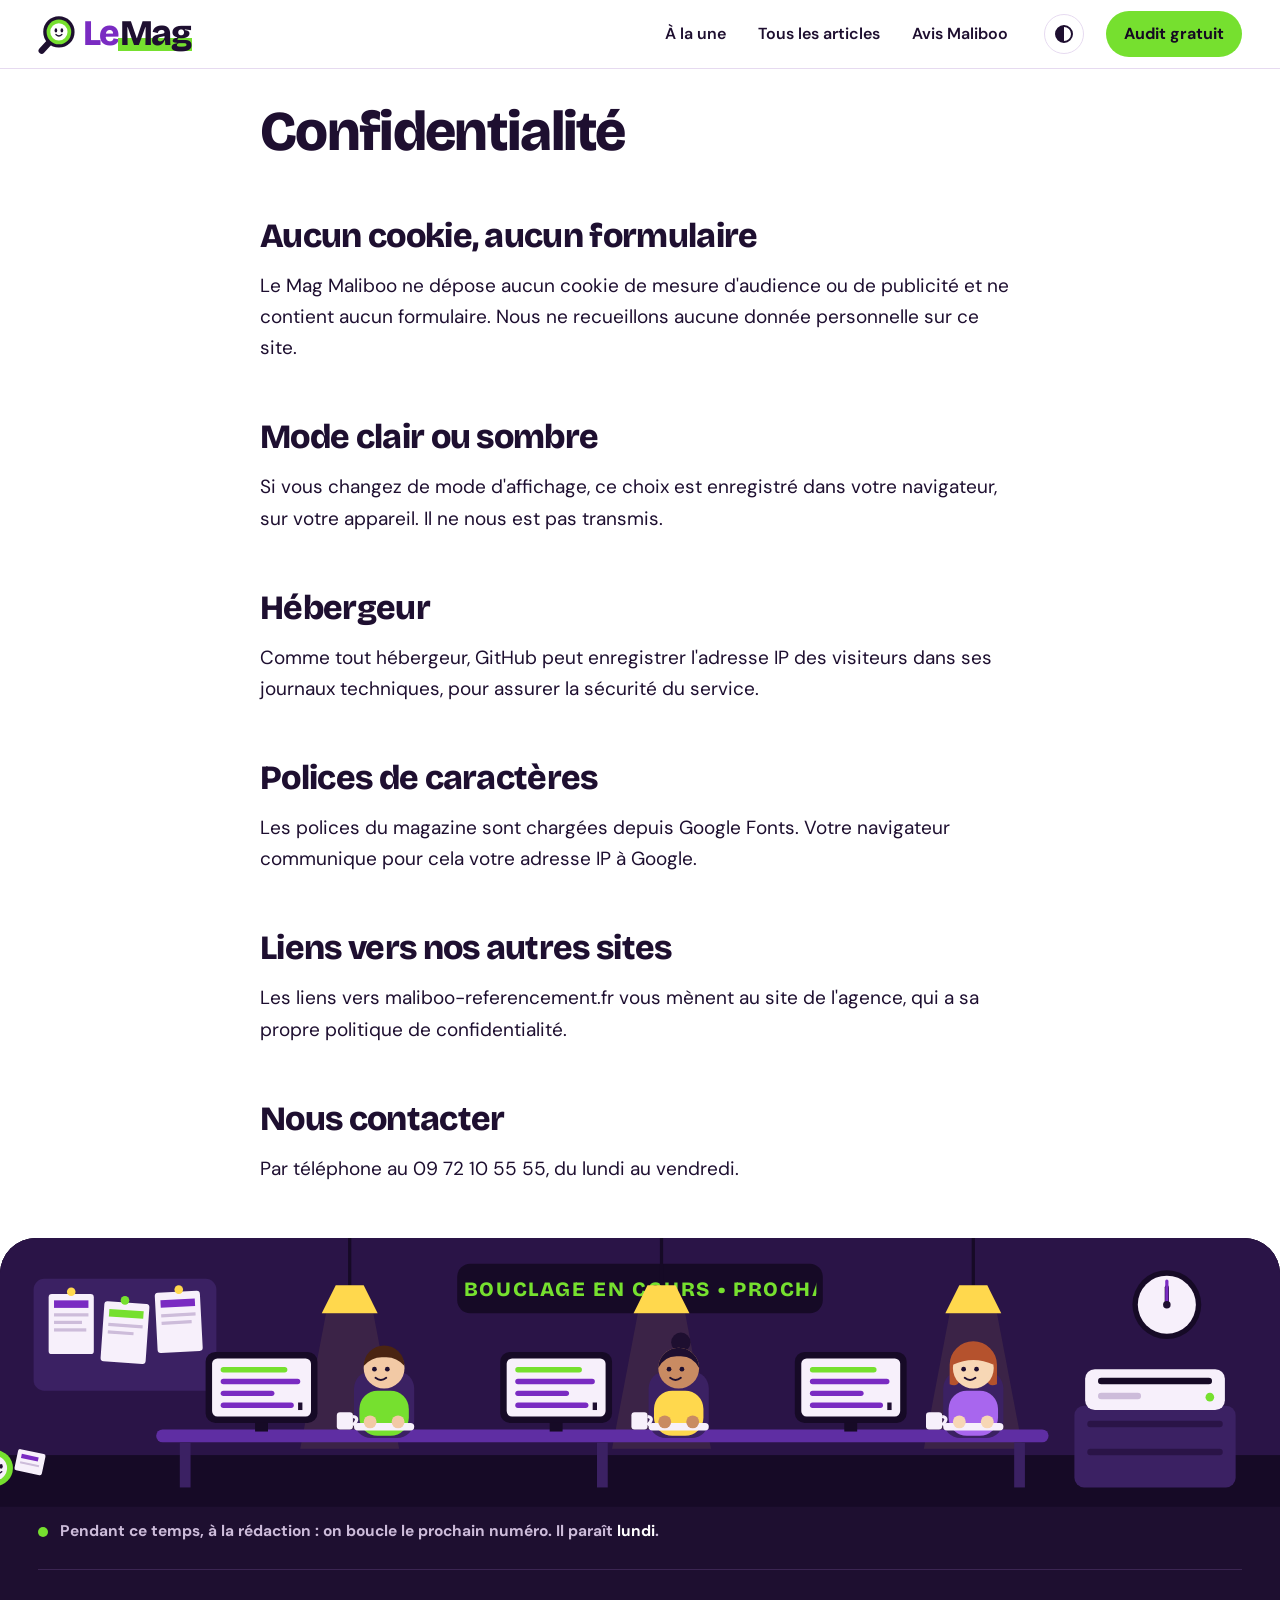
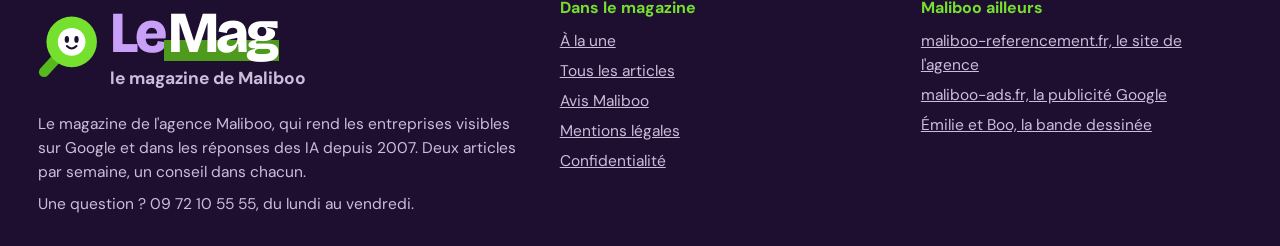
<file: docs/confidentialite/index.html>
<!doctype html><html lang="fr"><head><meta charset="utf-8"><meta name="viewport" content="width=device-width,initial-scale=1,viewport-fit=cover"><meta name="theme-color" content="#7A2BC2"><title>Confidentialité : le Mag Maliboo ne dépose aucun cookie</title><meta name="claude:viewport-fit-sides" content="cover"><meta name="description" content="Politique de confidentialité du site www.referencement-maliboo.com : aucun cookie, aucun formulaire."><link rel="canonical" href="https://www.referencement-maliboo.com/confidentialite/"><meta property="og:type" content="website"><meta property="og:site_name" content="Le Mag Maliboo"><meta property="og:locale" content="fr_FR"><meta property="og:title" content="Confidentialité : le Mag Maliboo ne dépose aucun cookie"><meta property="og:description" content="Politique de confidentialité du site www.referencement-maliboo.com : aucun cookie, aucun formulaire."><meta property="og:url" content="https://www.referencement-maliboo.com/confidentialite/"><link rel="alternate" type="application/rss+xml" title="Le Mag Maliboo" href="https://www.referencement-maliboo.com/flux.xml"><link rel="preconnect" href="https://fonts.googleapis.com"><link rel="preconnect" href="https://fonts.gstatic.com" crossorigin><link rel="stylesheet" href="https://fonts.googleapis.com/css2?family=Bricolage+Grotesque:opsz,wght@12..96,500..800&family=DM+Sans:ital,opsz,wght@0,9..40,400..700;1,9..40,400..700&display=swap"><link rel="icon" href="../favicon.svg" type="image/svg+xml"><link rel="stylesheet" href="../assets/mag.css"></head><body><a class="evite" href="#contenu">Aller au contenu</a><div class="lecture" aria-hidden="true"></div><header class="barre"><div class="w"><a class="logo" href="../" aria-label="Le Mag, le magazine de Maliboo : retour à la une"><svg viewBox="-56 -48 108 108" aria-hidden="true"><path class="manche" d="M-22,24 L-46,50" stroke-width="17" stroke-linecap="round" fill="none"/><circle class="anneau" r="42"/><circle class="lentille" r="33"/><circle class="verre" r="23"/><ellipse class="oeil" cx="-8" cy="-4" rx="3.6" ry="5.6" fill="#1E0F30"/><ellipse class="oeil" cx="8" cy="-4" rx="3.6" ry="5.6" fill="#1E0F30"/><path d="M-8,7 q8,8 16,0" stroke="#1E0F30" stroke-width="3.4" fill="none" stroke-linecap="round"/></svg><span aria-hidden="true"><u>Le</u><mark>Mag</mark></span></a><nav aria-label="Rubriques"><a href="../">À la une</a><a href="../articles/">Tous les articles</a><a href="../avis-maliboo/">Avis Maliboo</a></nav><button class="ed" type="button" data-edition aria-label="Passer du mode clair au mode sombre"><i class="lune" aria-hidden="true"></i></button><a class="cta" href="https://www.maliboo-referencement.fr/agence-seo-resultats-garantis/">Audit gratuit</a></div></header><main id="contenu"><div class="w"><div class="prose legal"><h1>Confidentialité</h1><h2>Aucun cookie, aucun formulaire</h2><p>Le Mag Maliboo ne dépose aucun cookie de mesure d'audience ou de publicité et ne contient aucun formulaire. Nous ne recueillons aucune donnée personnelle sur ce site.</p><h2>Mode clair ou sombre</h2><p>Si vous changez de mode d'affichage, ce choix est enregistré dans votre navigateur, sur votre appareil. Il ne nous est pas transmis.</p><h2>Hébergeur</h2><p>Comme tout hébergeur, GitHub peut enregistrer l'adresse IP des visiteurs dans ses journaux techniques, pour assurer la sécurité du service.</p><h2>Polices de caractères</h2><p>Les polices du magazine sont chargées depuis Google Fonts. Votre navigateur communique pour cela votre adresse IP à Google.</p><h2>Liens vers nos autres sites</h2><p>Les liens vers maliboo-referencement.fr vous mènent au site de l'agence, qui a sa propre politique de confidentialité.</p><h2>Nous contacter</h2><p>Par téléphone au 09 72 10 55 55, du lundi au vendredi.</p></div></div></main><footer class="pied"><svg class="redac" viewBox="0 0 1200 250" preserveAspectRatio="xMidYMax slice" role="img" aria-label="La rédaction du Mag au travail : trois journalistes tapent leurs articles, l'imprimante sort des pages, Boo court porter une feuille."><defs><clipPath id="ledc"><rect x="436" y="30" width="328" height="34" rx="8"/></clipPath></defs><rect width="1200" height="250" fill="#1E0F30"/><rect width="1200" height="202" fill="#2A1447"/><rect y="202" width="1200" height="48" fill="#160A26"/><rect x="36" y="38" width="170" height="104" rx="10" fill="#3B2163"/><g fill="#F7F0FB"><rect x="50" y="52" width="42" height="56" rx="3"/><rect x="100" y="60" width="42" height="56" rx="3" transform="rotate(4 121 88)"/><rect x="150" y="50" width="42" height="56" rx="3" transform="rotate(-3 171 78)"/></g><g fill="#7A2BC2"><rect x="55" y="58" width="32" height="7"/><rect x="155" y="57" width="32" height="7" transform="rotate(-3 171 78)"/></g><rect x="105" y="67" width="32" height="7" fill="#76E02F" transform="rotate(4 121 88)"/><g fill="#CDBCDA"><rect x="55" y="70" width="32" height="3"/><rect x="55" y="77" width="26" height="3"/><rect x="55" y="84" width="30" height="3"/><rect x="105" y="80" width="32" height="3" transform="rotate(4 121 88)"/><rect x="105" y="87" width="24" height="3" transform="rotate(4 121 88)"/><rect x="155" y="70" width="32" height="3" transform="rotate(-3 171 78)"/><rect x="155" y="77" width="28" height="3" transform="rotate(-3 171 78)"/></g><circle cx="71" cy="50" r="4" fill="#FFD84D"/><circle cx="121" cy="58" r="4" fill="#76E02F"/><circle cx="171" cy="48" r="4" fill="#FFD84D"/><rect x="430" y="24" width="340" height="46" rx="12" fill="#160A26"/><g clip-path="url(#ledc)"><text class="fil-led" data-led x="436" y="54" font-size="19" fill="#76E02F" letter-spacing="1.5">BOUCLAGE EN COURS   •   PROCHAIN NUMÉRO LUNDI ET JEUDI   •   DEUX ARTICLES PAR SEMAINE</text></g><circle cx="1090" cy="62" r="32" fill="#160A26"/><circle cx="1090" cy="62" r="27" fill="#F7F0FB"/><path class="aig aig2" d="M1090,62 V46" stroke="#1E0F30" stroke-width="4" stroke-linecap="round"/><path class="aig" d="M1090,62 V40" stroke="#7A2BC2" stroke-width="3" stroke-linecap="round"/><circle cx="1090" cy="62" r="3.5" fill="#1E0F30"/><g class="lampe l1" style="transform-origin:330px 0px"><path d="M330,0 V44" stroke="#160A26" stroke-width="3"/><path d="M284,196 L308,70 H352 L376,196 Z" fill="#FFD84D" opacity=".08"/><path d="M304,70 L317,44 H343 L356,70 Z" fill="#FFD84D"/></g><g class="lampe l2" style="transform-origin:620px 0px"><path d="M620,0 V44" stroke="#160A26" stroke-width="3"/><path d="M574,196 L598,70 H642 L666,196 Z" fill="#FFD84D" opacity=".08"/><path d="M594,70 L607,44 H633 L646,70 Z" fill="#FFD84D"/></g><g class="lampe l3" style="transform-origin:910px 0px"><path d="M910,0 V44" stroke="#160A26" stroke-width="3"/><path d="M864,196 L888,70 H932 L956,196 Z" fill="#FFD84D" opacity=".08"/><path d="M884,70 L897,44 H923 L936,70 Z" fill="#FFD84D"/></g><rect x="150" y="178" width="830" height="12" rx="6" fill="#5F2EA3"/><g fill="#3B2163"><rect x="172" y="190" width="10" height="42"/><rect x="560" y="190" width="10" height="42"/><rect x="948" y="190" width="10" height="42"/></g><rect x="196" y="106" width="104" height="66" rx="9" fill="#160A26"/><rect x="202" y="112" width="92" height="54" rx="5" fill="#F7F0FB"/><rect class="lg lg1" x="210" y="120" width="62" height="5" rx="2.5" fill="#76E02F" style="animation-delay:0.0s"/><rect class="lg lg2" x="210" y="131" width="74" height="5" rx="2.5" fill="#7A2BC2" style="animation-delay:0.5s"/><rect class="lg lg3" x="210" y="142" width="50" height="5" rx="2.5" fill="#7A2BC2" style="animation-delay:1.0s"/><rect class="lg lg4" x="210" y="153" width="68" height="5" rx="2.5" fill="#7A2BC2" style="animation-delay:1.5s"/><rect class="curseur" x="282" y="153" width="4" height="7" fill="#1E0F30"/><rect x="242" y="172" width="12" height="8" fill="#160A26"/><rect x="334" y="124" width="56" height="62" rx="16" fill="#3B2163"/><rect x="339" y="142" width="46" height="42" rx="17" fill="#76E02F"/><g class="tete t1"><circle cx="362" cy="121" r="19" fill="#F2C9A5"/><path d="M343,119 a19,19 0 0 1 38,0 q-8,-9 -19,-8 q-11,-1 -19,8z" fill="#4A2412"/><circle cx="353" cy="122" r="2.2" fill="#1E0F30"/><circle cx="365" cy="122" r="2.2" fill="#1E0F30"/><path d="M354,130 q5,4 10,0" stroke="#1E0F30" stroke-width="1.8" fill="none" stroke-linecap="round"/></g><rect x="334" y="172" width="56" height="7" rx="3.5" fill="#F7F0FB"/><circle class="main m1" cx="349" cy="171" r="6" fill="#F2C9A5"/><circle class="main m2" cx="375" cy="171" r="6" fill="#F2C9A5"/><rect x="318" y="162" width="15" height="16" rx="3" fill="#F7F0FB"/><path d="M333,166 q7,1 0,8" stroke="#F7F0FB" stroke-width="3" fill="none"/><path class="vap v1" d="M322,158 q-3,-5 0,-9 q3,-4 0,-8" stroke="#CDBCDA" stroke-width="2" fill="none" stroke-linecap="round"/><path class="vap v2" d="M326,158 q-3,-5 0,-9 q3,-4 0,-8" stroke="#CDBCDA" stroke-width="2" fill="none" stroke-linecap="round"/><path class="vap v3" d="M330,158 q-3,-5 0,-9 q3,-4 0,-8" stroke="#CDBCDA" stroke-width="2" fill="none" stroke-linecap="round"/><rect x="470" y="106" width="104" height="66" rx="9" fill="#160A26"/><rect x="476" y="112" width="92" height="54" rx="5" fill="#F7F0FB"/><rect class="lg lg1" x="484" y="120" width="62" height="5" rx="2.5" fill="#76E02F" style="animation-delay:0.7s"/><rect class="lg lg2" x="484" y="131" width="74" height="5" rx="2.5" fill="#7A2BC2" style="animation-delay:1.2s"/><rect class="lg lg3" x="484" y="142" width="50" height="5" rx="2.5" fill="#7A2BC2" style="animation-delay:1.7s"/><rect class="lg lg4" x="484" y="153" width="68" height="5" rx="2.5" fill="#7A2BC2" style="animation-delay:2.2s"/><rect class="curseur" x="556" y="153" width="4" height="7" fill="#1E0F30"/><rect x="516" y="172" width="12" height="8" fill="#160A26"/><rect x="608" y="124" width="56" height="62" rx="16" fill="#3B2163"/><rect x="613" y="142" width="46" height="42" rx="17" fill="#FFD84D"/><g class="tete t2"><circle cx="638" cy="97" r="9" fill="#1E0F30"/><circle cx="636" cy="121" r="19" fill="#C98B62"/><path d="M617,121 a19,19 0 0 1 38,0 q-6,-12 -19,-11 q-13,-1 -19,11z" fill="#1E0F30"/><circle cx="627" cy="122" r="2.2" fill="#1E0F30"/><circle cx="639" cy="122" r="2.2" fill="#1E0F30"/><path d="M628,130 q5,4 10,0" stroke="#1E0F30" stroke-width="1.8" fill="none" stroke-linecap="round"/></g><rect x="608" y="172" width="56" height="7" rx="3.5" fill="#F7F0FB"/><circle class="main m3" cx="623" cy="171" r="6" fill="#C98B62"/><circle class="main m4" cx="649" cy="171" r="6" fill="#C98B62"/><rect x="592" y="162" width="15" height="16" rx="3" fill="#F7F0FB"/><path d="M607,166 q7,1 0,8" stroke="#F7F0FB" stroke-width="3" fill="none"/><path class="vap v1" d="M596,158 q-3,-5 0,-9 q3,-4 0,-8" stroke="#CDBCDA" stroke-width="2" fill="none" stroke-linecap="round"/><path class="vap v2" d="M600,158 q-3,-5 0,-9 q3,-4 0,-8" stroke="#CDBCDA" stroke-width="2" fill="none" stroke-linecap="round"/><path class="vap v3" d="M604,158 q-3,-5 0,-9 q3,-4 0,-8" stroke="#CDBCDA" stroke-width="2" fill="none" stroke-linecap="round"/><rect x="744" y="106" width="104" height="66" rx="9" fill="#160A26"/><rect x="750" y="112" width="92" height="54" rx="5" fill="#F7F0FB"/><rect class="lg lg1" x="758" y="120" width="62" height="5" rx="2.5" fill="#76E02F" style="animation-delay:1.4s"/><rect class="lg lg2" x="758" y="131" width="74" height="5" rx="2.5" fill="#7A2BC2" style="animation-delay:1.9s"/><rect class="lg lg3" x="758" y="142" width="50" height="5" rx="2.5" fill="#7A2BC2" style="animation-delay:2.4s"/><rect class="lg lg4" x="758" y="153" width="68" height="5" rx="2.5" fill="#7A2BC2" style="animation-delay:2.9s"/><rect class="curseur" x="830" y="153" width="4" height="7" fill="#1E0F30"/><rect x="790" y="172" width="12" height="8" fill="#160A26"/><rect x="882" y="124" width="56" height="62" rx="16" fill="#3B2163"/><rect x="887" y="142" width="46" height="42" rx="17" fill="#A866EE"/><g class="tete t3"><path d="M888,136 v-18 a22,22 0 0 1 44,0 v18 q-7,3 -9,-3 h-26 q-2,6 -9,3z" fill="#B5522D"/><circle cx="910" cy="121" r="19" fill="#F7D7B5"/><path d="M891,118 a19,19 0 0 1 38,0 q-19,-9 -38,0z" fill="#B5522D"/><circle cx="901" cy="122" r="2.2" fill="#1E0F30"/><circle cx="913" cy="122" r="2.2" fill="#1E0F30"/><path d="M902,130 q5,4 10,0" stroke="#1E0F30" stroke-width="1.8" fill="none" stroke-linecap="round"/></g><rect x="882" y="172" width="56" height="7" rx="3.5" fill="#F7F0FB"/><circle class="main m5" cx="897" cy="171" r="6" fill="#F7D7B5"/><circle class="main m6" cx="923" cy="171" r="6" fill="#F7D7B5"/><rect x="866" y="162" width="15" height="16" rx="3" fill="#F7F0FB"/><path d="M881,166 q7,1 0,8" stroke="#F7F0FB" stroke-width="3" fill="none"/><path class="vap v1" d="M870,158 q-3,-5 0,-9 q3,-4 0,-8" stroke="#CDBCDA" stroke-width="2" fill="none" stroke-linecap="round"/><path class="vap v2" d="M874,158 q-3,-5 0,-9 q3,-4 0,-8" stroke="#CDBCDA" stroke-width="2" fill="none" stroke-linecap="round"/><path class="vap v3" d="M878,158 q-3,-5 0,-9 q3,-4 0,-8" stroke="#CDBCDA" stroke-width="2" fill="none" stroke-linecap="round"/><rect x="1004" y="156" width="150" height="76" rx="9" fill="#3B2163"/><rect x="1016" y="170" width="126" height="6" rx="3" fill="#2A1447"/><rect x="1016" y="196" width="126" height="6" rx="3" fill="#2A1447"/><g class="feuille f1"><rect x="1048" y="96" width="56" height="40" rx="3" fill="#F7F0FB"/><rect x="1054" y="103" width="34" height="6" fill="#7A2BC2"/><rect x="1054" y="114" width="44" height="3" fill="#CDBCDA"/><rect x="1054" y="121" width="38" height="3" fill="#CDBCDA"/></g><g class="feuille f2"><rect x="1048" y="96" width="56" height="40" rx="3" fill="#F7F0FB"/><rect x="1054" y="103" width="34" height="6" fill="#7A2BC2"/><rect x="1054" y="114" width="44" height="3" fill="#CDBCDA"/><rect x="1054" y="121" width="38" height="3" fill="#CDBCDA"/></g><g class="feuille f3"><rect x="1048" y="96" width="56" height="40" rx="3" fill="#F7F0FB"/><rect x="1054" y="103" width="34" height="6" fill="#7A2BC2"/><rect x="1054" y="114" width="44" height="3" fill="#CDBCDA"/><rect x="1054" y="121" width="38" height="3" fill="#CDBCDA"/></g><rect x="1014" y="122" width="130" height="38" rx="9" fill="#F7F0FB"/><rect x="1026" y="130" width="106" height="6" rx="3" fill="#160A26"/><circle class="del" cx="1130" cy="148" r="4" fill="#76E02F"/><rect x="1026" y="144" width="40" height="6" rx="3" fill="#CDBCDA"/><g class="coursier"><g><g transform="translate(0,214) scale(.42)"><path d="M-20,22 L-46,50" stroke="#55B81E" stroke-width="15" stroke-linecap="round"/><circle r="40" fill="#76E02F"/><circle r="27" fill="#F7F0FB"/><ellipse cx="-2" cy="-4" rx="3.4" ry="5.2" fill="#1E0F30"/><ellipse cx="14" cy="-4" rx="3.4" ry="5.2" fill="#1E0F30"/><path d="M-1,8 q8,7 16,0" stroke="#1E0F30" stroke-width="3.4" fill="none" stroke-linecap="round"/></g><g transform="translate(22,196) rotate(12)"><rect width="26" height="20" rx="2" fill="#F7F0FB"/><rect x="4" y="4" width="16" height="4" fill="#7A2BC2"/><rect x="4" y="11" width="18" height="2" fill="#CDBCDA"/></g></g></g></svg><div class="w"><p class="legende"><i aria-hidden="true"></i><span>Pendant ce temps, à la rédaction : on boucle le prochain numéro. Il paraît <b data-prochain>lundi et jeudi</b>.</span></p><div class="g"><div><a class="logo grand" href="../" aria-label="Le Mag, le magazine de Maliboo : retour à la une"><svg viewBox="-56 -48 108 108" aria-hidden="true"><path class="manche" d="M-22,24 L-46,50" stroke-width="17" stroke-linecap="round" fill="none"/><circle class="anneau" r="42"/><circle class="lentille" r="33"/><circle class="verre" r="23"/><ellipse class="oeil" cx="-8" cy="-4" rx="3.6" ry="5.6" fill="#1E0F30"/><ellipse class="oeil" cx="8" cy="-4" rx="3.6" ry="5.6" fill="#1E0F30"/><path d="M-8,7 q8,8 16,0" stroke="#1E0F30" stroke-width="3.4" fill="none" stroke-linecap="round"/></svg><span aria-hidden="true"><u>Le</u><mark>Mag</mark><small>le magazine de Maliboo</small></span></a><p style="margin-top:20px">Le magazine de l'agence Maliboo, qui rend les entreprises visibles sur Google et dans les réponses des IA depuis 2007. Deux articles par semaine, un conseil dans chacun.</p><p style="margin-top:8px">Une question ? 09 72 10 55 55, du lundi au vendredi.</p></div><div><h3>Dans le magazine</h3><ul><li><a href="../">À la une</a></li><li><a href="../articles/">Tous les articles</a></li><li><a href="../avis-maliboo/">Avis Maliboo</a></li><li><a href="../mentions-legales/">Mentions légales</a></li><li><a href="../confidentialite/">Confidentialité</a></li></ul></div><div><h3>Maliboo ailleurs</h3><ul><li><a href="https://www.maliboo-referencement.fr/">maliboo-referencement.fr, le site de l'agence</a></li><li><a href="https://maliboo-ads.fr/">maliboo-ads.fr, la publicité Google</a></li><li><a href="https://referencement-maliboo.fr/">Émilie et Boo, la bande dessinée</a></li></ul></div></div></div></footer><script defer src="../assets/mag.js"></script></body></html>
</file>
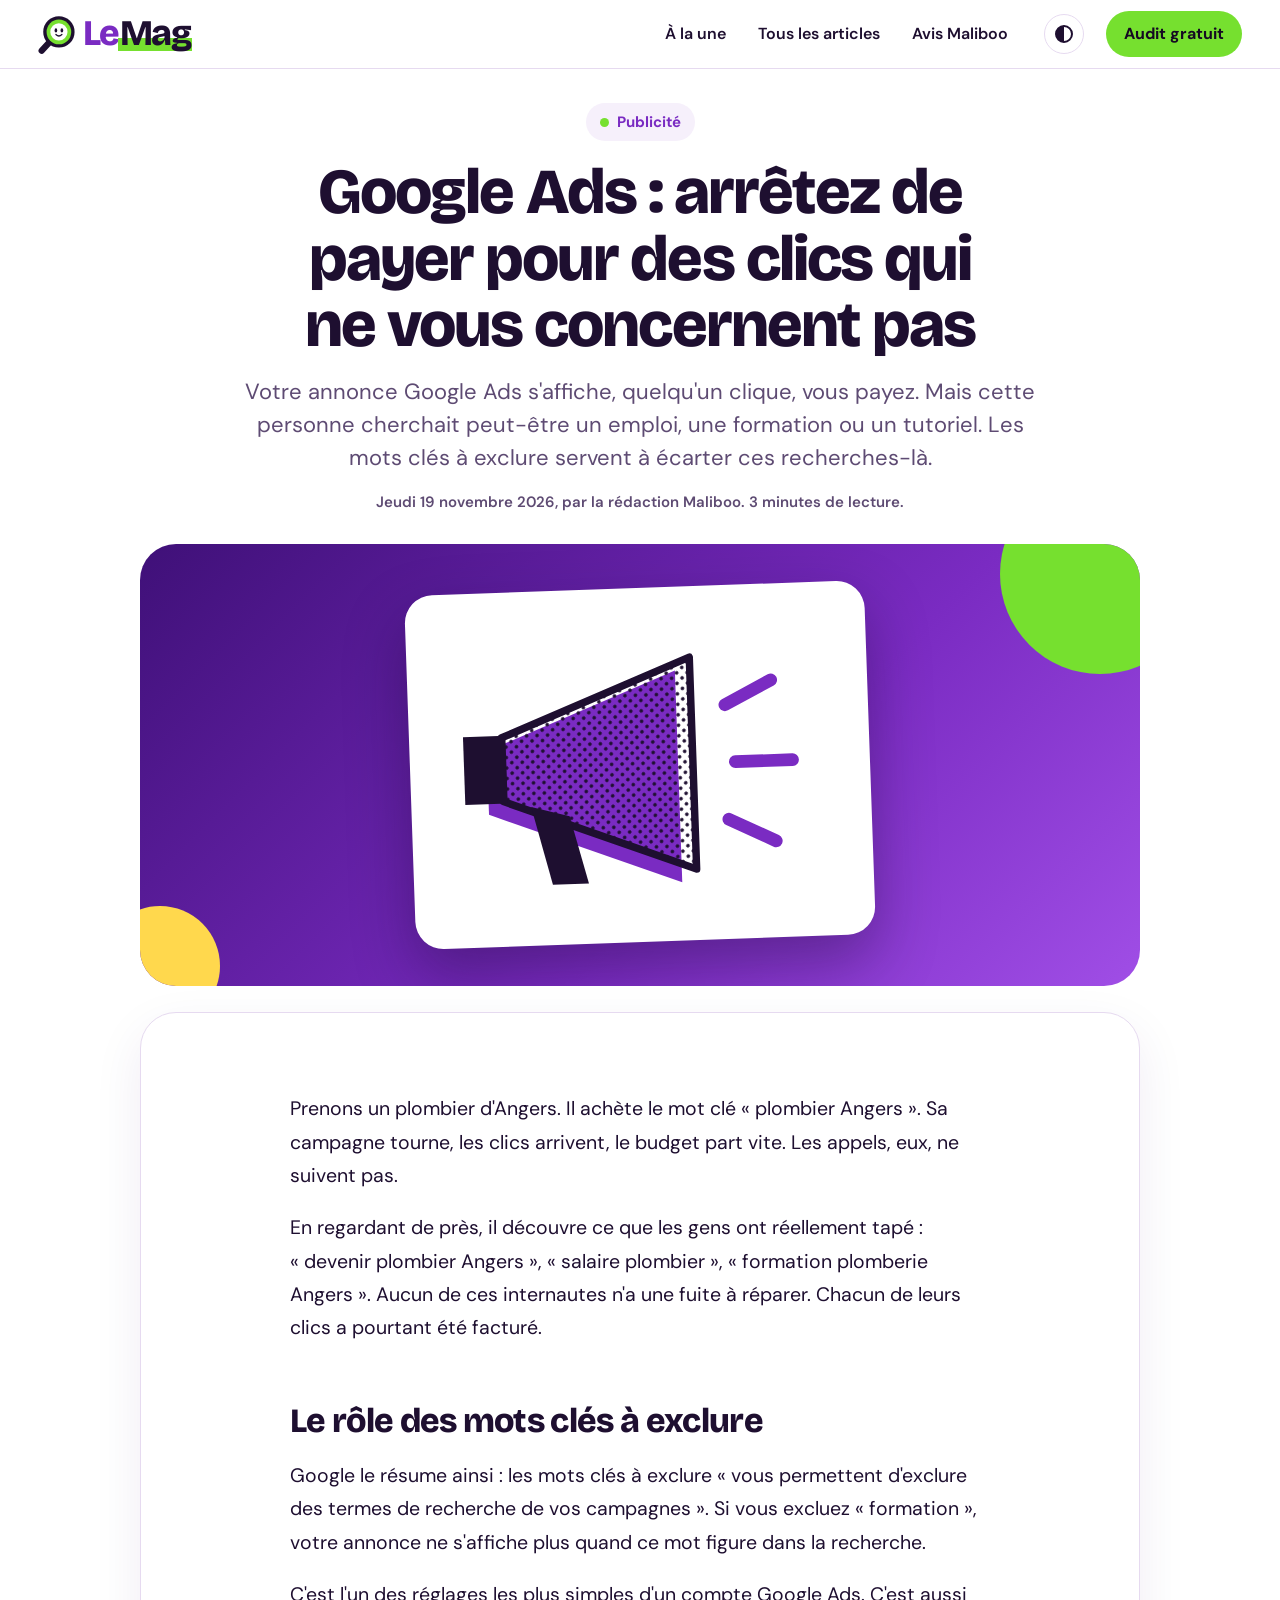
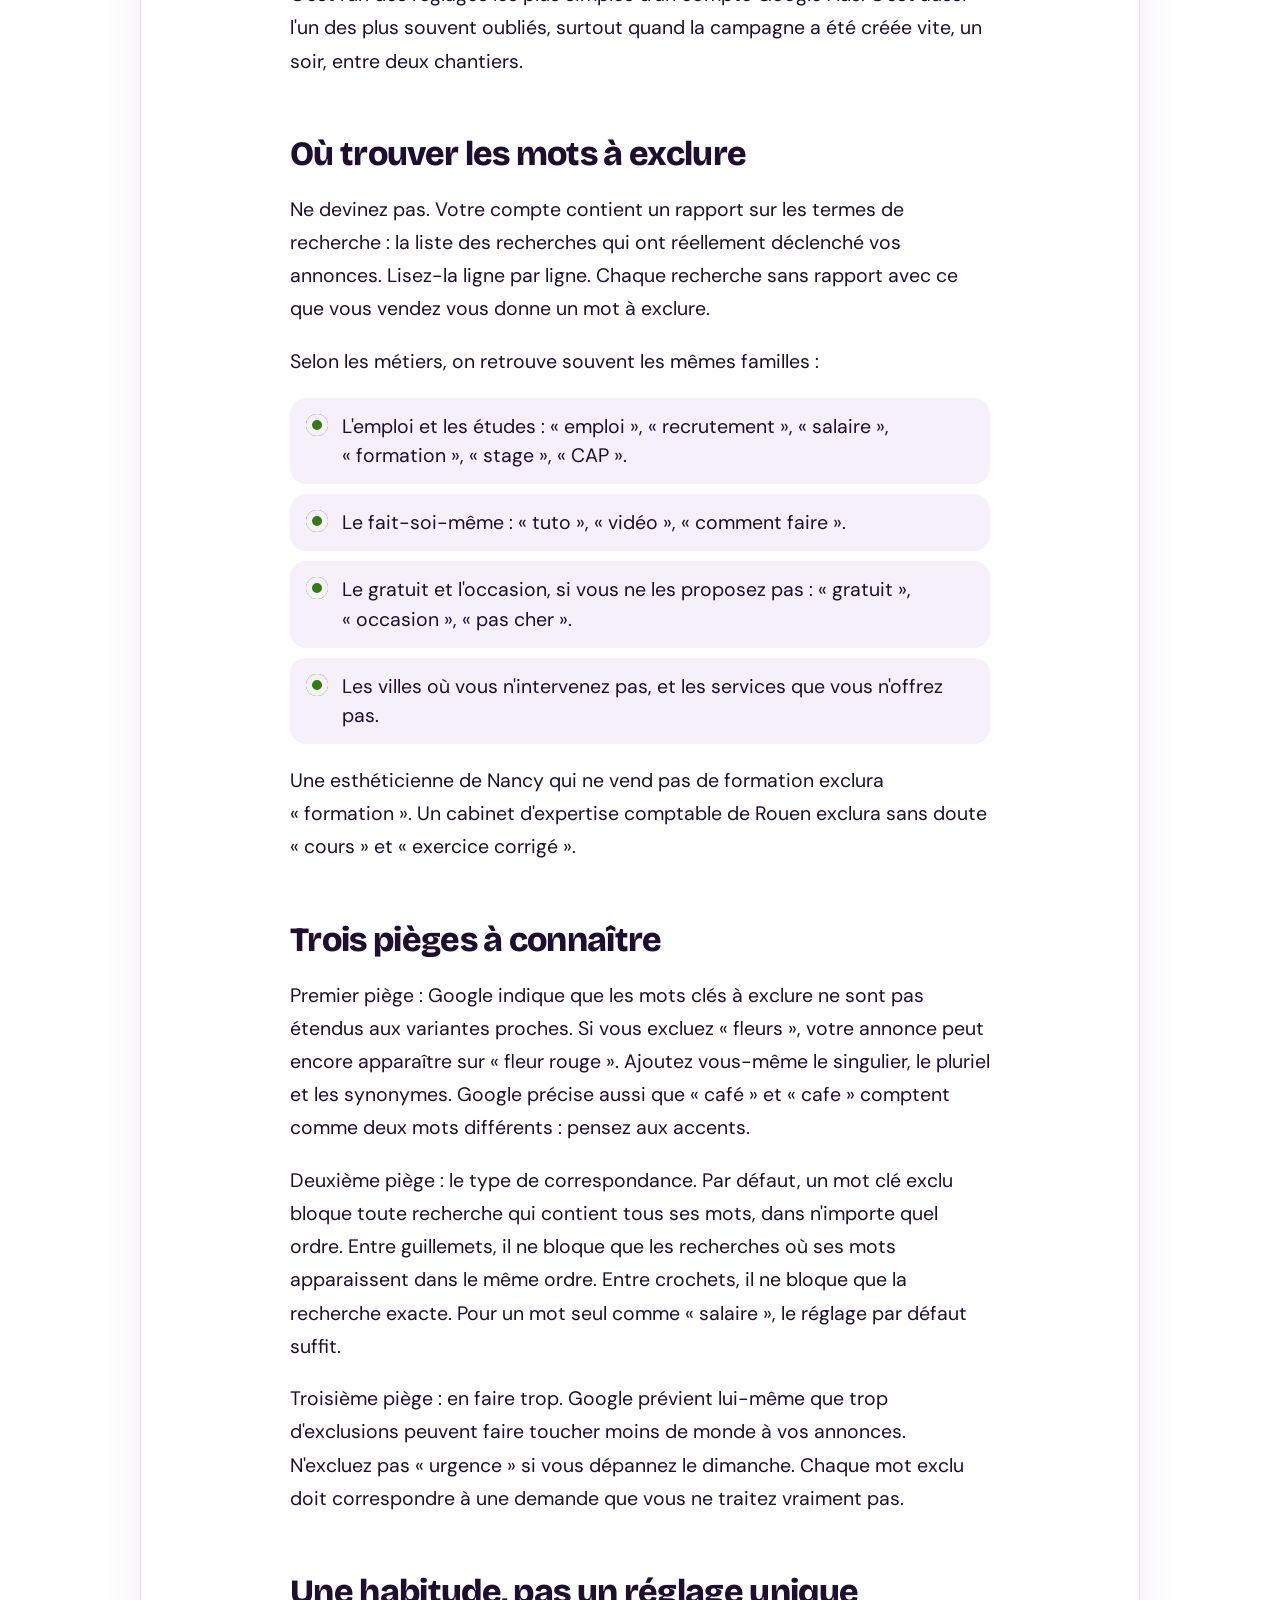
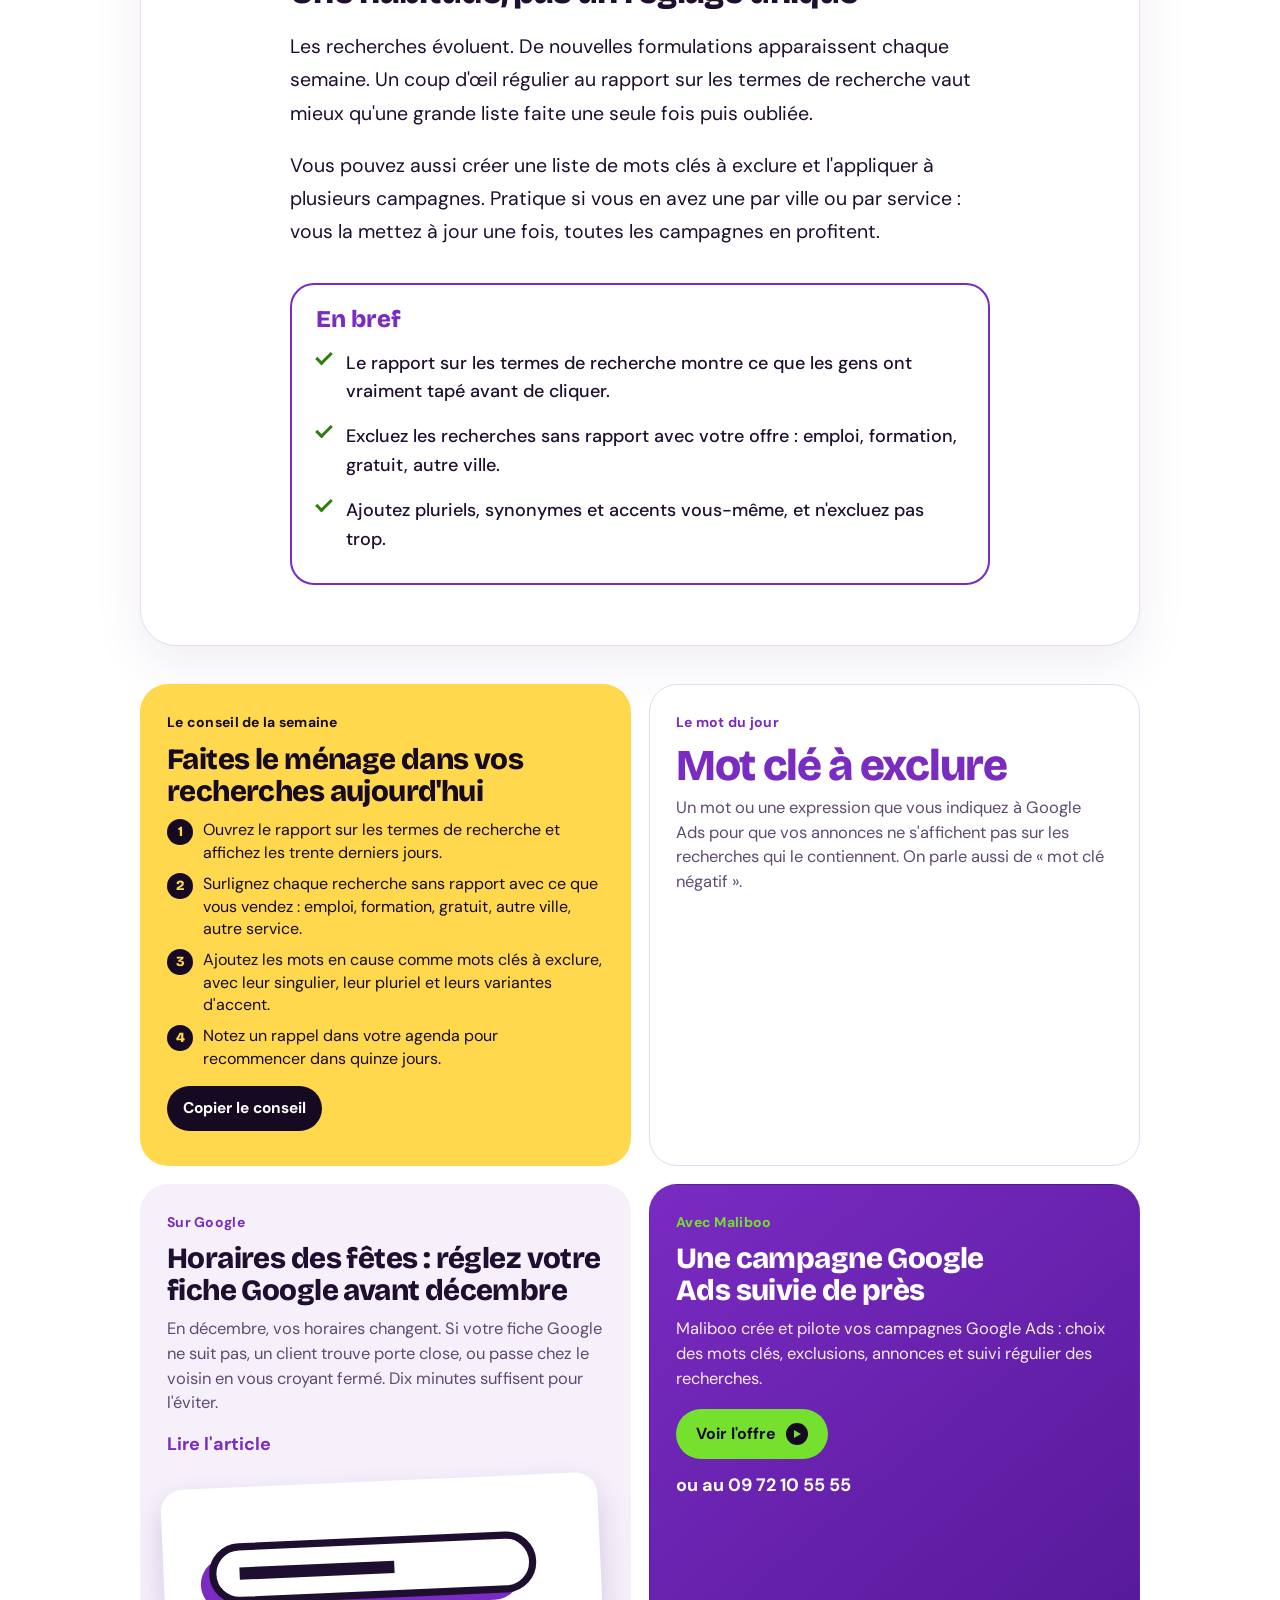
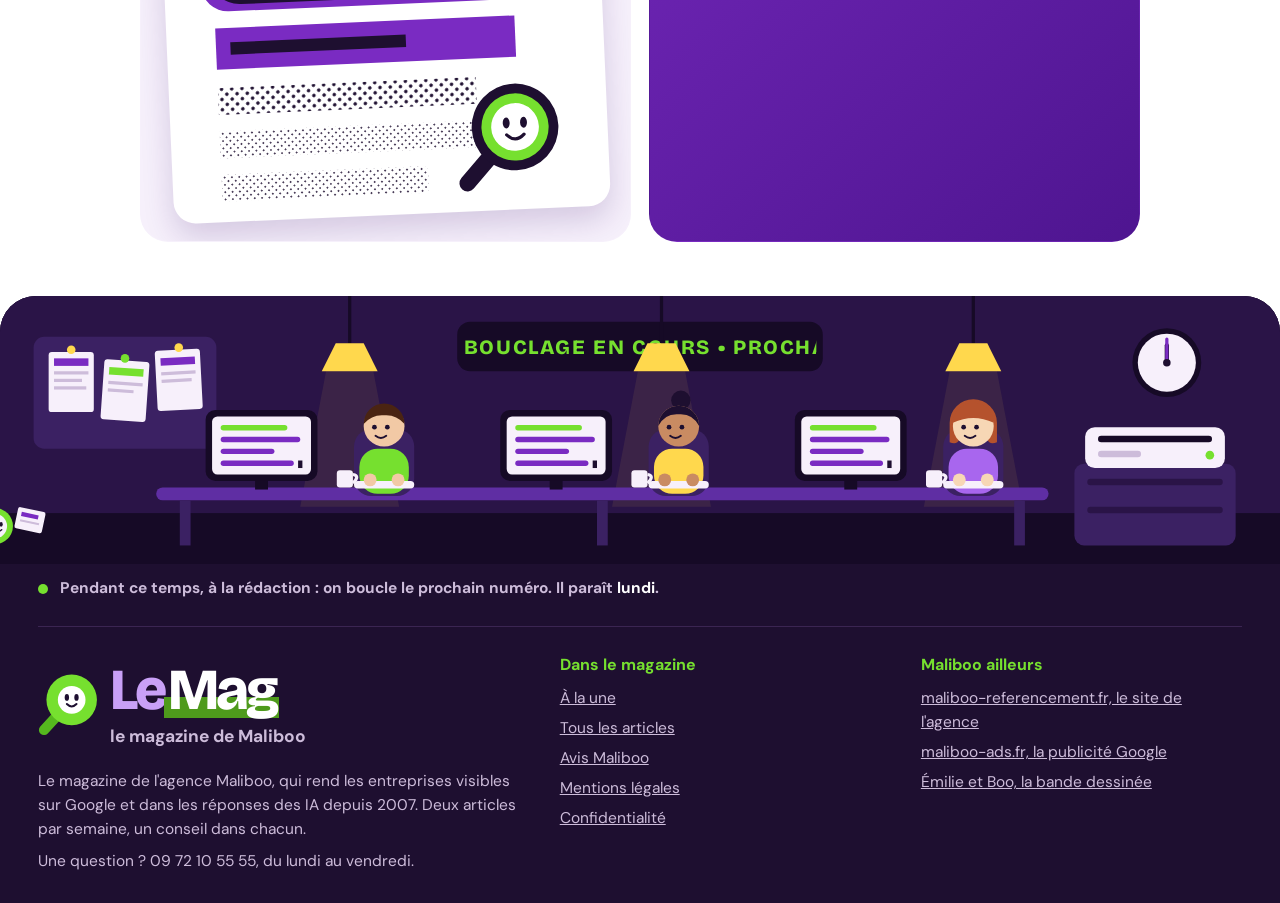
<file: docs/google-ads-mots-cles-a-exclure/index.html>
<!doctype html><html lang="fr"><head><meta charset="utf-8"><meta name="viewport" content="width=device-width,initial-scale=1,viewport-fit=cover"><meta name="theme-color" content="#7A2BC2"><title>Mots clés à exclure Google Ads : le guide pour les TPE | Le Mag Maliboo</title><meta name="claude:viewport-fit-sides" content="cover"><meta name="description" content="« Formation », « salaire », « gratuit » : certaines recherches déclenchent vos annonces Google Ads sans jamais vous amener de client. Les mots clés à exclure servent à les écarter. Mode d&#x27;emploi."><link rel="canonical" href="https://www.referencement-maliboo.com/google-ads-mots-cles-a-exclure/"><meta property="og:type" content="article"><meta property="og:site_name" content="Le Mag Maliboo"><meta property="og:locale" content="fr_FR"><meta property="og:title" content="Mots clés à exclure Google Ads : le guide pour les TPE | Le Mag Maliboo"><meta property="og:description" content="« Formation », « salaire », « gratuit » : certaines recherches déclenchent vos annonces Google Ads sans jamais vous amener de client. Les mots clés à exclure servent à les écarter. Mode d&#x27;emploi."><meta property="og:url" content="https://www.referencement-maliboo.com/google-ads-mots-cles-a-exclure/"><link rel="alternate" type="application/rss+xml" title="Le Mag Maliboo" href="https://www.referencement-maliboo.com/flux.xml"><link rel="preconnect" href="https://fonts.googleapis.com"><link rel="preconnect" href="https://fonts.gstatic.com" crossorigin><link rel="stylesheet" href="https://fonts.googleapis.com/css2?family=Bricolage+Grotesque:opsz,wght@12..96,500..800&family=DM+Sans:ital,opsz,wght@0,9..40,400..700;1,9..40,400..700&display=swap"><link rel="icon" href="../favicon.svg" type="image/svg+xml"><link rel="stylesheet" href="../assets/mag.css"><script type="application/ld+json">{"@context": "https://schema.org", "@graph": [{"@type": "Organization", "@id": "https://www.referencement-maliboo.com/#maliboo", "name": "Maliboo", "url": "https://www.maliboo-referencement.fr/", "telephone": "+33972105555"}, {"@type": "Article", "headline": "Google Ads : arrêtez de payer pour des clics qui ne vous concernent pas", "description": "« Formation », « salaire », « gratuit » : certaines recherches déclenchent vos annonces Google Ads sans jamais vous amener de client. Les mots clés à exclure servent à les écarter. Mode d'emploi.", "datePublished": "2026-11-19", "dateModified": "2026-11-19", "inLanguage": "fr", "articleSection": "Publicité", "mainEntityOfPage": "https://www.referencement-maliboo.com/google-ads-mots-cles-a-exclure/", "author": {"@id": "https://www.referencement-maliboo.com/#maliboo"}, "publisher": {"@id": "https://www.referencement-maliboo.com/#maliboo"}}, {"@type": "BreadcrumbList", "itemListElement": [{"@type": "ListItem", "position": 1, "name": "Le Mag Maliboo", "item": "https://www.referencement-maliboo.com/"}, {"@type": "ListItem", "position": 2, "name": "Google Ads : arrêtez de payer pour des clics qui ne vous concernent pas", "item": "https://www.referencement-maliboo.com/google-ads-mots-cles-a-exclure/"}]}]}</script></head><body><a class="evite" href="#contenu">Aller au contenu</a><div class="lecture" aria-hidden="true"></div><header class="barre"><div class="w"><a class="logo" href="../" aria-label="Le Mag, le magazine de Maliboo : retour à la une"><svg viewBox="-56 -48 108 108" aria-hidden="true"><path class="manche" d="M-22,24 L-46,50" stroke-width="17" stroke-linecap="round" fill="none"/><circle class="anneau" r="42"/><circle class="lentille" r="33"/><circle class="verre" r="23"/><ellipse class="oeil" cx="-8" cy="-4" rx="3.6" ry="5.6" fill="#1E0F30"/><ellipse class="oeil" cx="8" cy="-4" rx="3.6" ry="5.6" fill="#1E0F30"/><path d="M-8,7 q8,8 16,0" stroke="#1E0F30" stroke-width="3.4" fill="none" stroke-linecap="round"/></svg><span aria-hidden="true"><u>Le</u><mark>Mag</mark></span></a><nav aria-label="Rubriques"><a href="../">À la une</a><a href="../articles/">Tous les articles</a><a href="../avis-maliboo/">Avis Maliboo</a></nav><button class="ed" type="button" data-edition aria-label="Passer du mode clair au mode sombre"><i class="lune" aria-hidden="true"></i></button><a class="cta" href="https://www.maliboo-referencement.fr/agence-seo-resultats-garantis/">Audit gratuit</a></div></header><main id="contenu"><div class="w"><article><header class="art-tete"><a class="puce" href="../articles/">Publicité</a><h1>Google Ads : arrêtez de payer pour des clics qui ne vous concernent pas</h1><p class="chapeau">Votre annonce Google Ads s&#x27;affiche, quelqu&#x27;un clique, vous payez. Mais cette personne cherchait peut-être un emploi, une formation ou un tutoriel. Les mots clés à exclure servent à écarter ces recherches-là.</p><p class="meta"><time datetime="2026-11-19">Jeudi 19 novembre 2026</time>, par la rédaction Maliboo. 3 minutes de lecture.</p></header><div class="art-couv"><i class="bulle b1"></i><i class="bulle b2"></i><figure class="vignette"><svg viewBox="0 0 400 300" role="img" aria-label="Illustration : Google Ads : arrêtez de payer pour des clics qui ne vous concernent pas"><defs><pattern id="trame" width="7" height="7" patternUnits="userSpaceOnUse" patternTransform="rotate(45)"><circle cx="3.5" cy="3.5" r="1.7" class="tr"/></pattern><pattern id="trame2" width="5" height="5" patternUnits="userSpaceOnUse" patternTransform="rotate(45)"><circle cx="2.5" cy="2.5" r=".9" class="tr"/></pattern></defs><g class="v"><path d="M70,120 L250,50 V250 L70,180z" class="ver" transform="translate(-14,12)"/></g><path d="M70,120 L250,50 V250 L70,180z" fill="url(#trame)"/><path d="M70,120 L250,50 V250 L70,180z" class="s-enc" stroke-width="7" stroke-linejoin="round"/><rect x="34" y="118" width="40" height="64" class="enc"/><path d="M96,186 l18,74 h34 l-16,-64" class="enc"/><g class="v"><path d="M282,96 l44,-22 M290,150 h54 M282,204 l44,22" class="s-ver" stroke-width="12" stroke-linecap="round"/></g></svg></figure></div><div class="feuille"><div class="texte"><p>Prenons un plombier d&#x27;Angers. Il achète le mot clé « plombier Angers ». Sa campagne tourne, les clics arrivent, le budget part vite. Les appels, eux, ne suivent pas.</p><p>En regardant de près, il découvre ce que les gens ont réellement tapé : « devenir plombier Angers », « salaire plombier », « formation plomberie Angers ». Aucun de ces internautes n&#x27;a une fuite à réparer. Chacun de leurs clics a pourtant été facturé.</p><h2>Le rôle des mots clés à exclure</h2><p>Google le résume ainsi : les mots clés à exclure « vous permettent d&#x27;exclure des termes de recherche de vos campagnes ». Si vous excluez « formation », votre annonce ne s&#x27;affiche plus quand ce mot figure dans la recherche.</p><p>C&#x27;est l&#x27;un des réglages les plus simples d&#x27;un compte Google Ads. C&#x27;est aussi l&#x27;un des plus souvent oubliés, surtout quand la campagne a été créée vite, un soir, entre deux chantiers.</p><h2>Où trouver les mots à exclure</h2><p>Ne devinez pas. Votre compte contient un rapport sur les termes de recherche : la liste des recherches qui ont réellement déclenché vos annonces. Lisez-la ligne par ligne. Chaque recherche sans rapport avec ce que vous vendez vous donne un mot à exclure.</p><p>Selon les métiers, on retrouve souvent les mêmes familles :</p><ul class="pts"><li><span>L&#x27;emploi et les études : « emploi », « recrutement », « salaire », « formation », « stage », « CAP ».</span></li><li><span>Le fait-soi-même : « tuto », « vidéo », « comment faire ».</span></li><li><span>Le gratuit et l&#x27;occasion, si vous ne les proposez pas : « gratuit », « occasion », « pas cher ».</span></li><li><span>Les villes où vous n&#x27;intervenez pas, et les services que vous n&#x27;offrez pas.</span></li></ul><p>Une esthéticienne de Nancy qui ne vend pas de formation exclura « formation ». Un cabinet d&#x27;expertise comptable de Rouen exclura sans doute « cours » et « exercice corrigé ».</p><h2>Trois pièges à connaître</h2><p>Premier piège : Google indique que les mots clés à exclure ne sont pas étendus aux variantes proches. Si vous excluez « fleurs », votre annonce peut encore apparaître sur « fleur rouge ». Ajoutez vous-même le singulier, le pluriel et les synonymes. Google précise aussi que « café » et « cafe » comptent comme deux mots différents : pensez aux accents.</p><p>Deuxième piège : le type de correspondance. Par défaut, un mot clé exclu bloque toute recherche qui contient tous ses mots, dans n&#x27;importe quel ordre. Entre guillemets, il ne bloque que les recherches où ses mots apparaissent dans le même ordre. Entre crochets, il ne bloque que la recherche exacte. Pour un mot seul comme « salaire », le réglage par défaut suffit.</p><p>Troisième piège : en faire trop. Google prévient lui-même que trop d&#x27;exclusions peuvent faire toucher moins de monde à vos annonces. N&#x27;excluez pas « urgence » si vous dépannez le dimanche. Chaque mot exclu doit correspondre à une demande que vous ne traitez vraiment pas.</p><h2>Une habitude, pas un réglage unique</h2><p>Les recherches évoluent. De nouvelles formulations apparaissent chaque semaine. Un coup d&#x27;œil régulier au rapport sur les termes de recherche vaut mieux qu&#x27;une grande liste faite une seule fois puis oubliée.</p><p>Vous pouvez aussi créer une liste de mots clés à exclure et l&#x27;appliquer à plusieurs campagnes. Pratique si vous en avez une par ville ou par service : vous la mettez à jour une fois, toutes les campagnes en profitent.</p></div><div class="bref"><h3>En bref</h3><ul><li>Le rapport sur les termes de recherche montre ce que les gens ont vraiment tapé avant de cliquer.</li><li>Excluez les recherches sans rapport avec votre offre : emploi, formation, gratuit, autre ville.</li><li>Ajoutez pluriels, synonymes et accents vous-même, et n&#x27;excluez pas trop.</li></ul></div></div></article><div class="apres"><div class="bento"><aside class="carte c-conseil coupon"><span class="etq">Le conseil de la semaine</span><h3>Faites le ménage dans vos recherches aujourd&#x27;hui</h3><ol><li><span>Ouvrez le rapport sur les termes de recherche et affichez les trente derniers jours.</span></li><li><span>Surlignez chaque recherche sans rapport avec ce que vous vendez : emploi, formation, gratuit, autre ville, autre service.</span></li><li><span>Ajoutez les mots en cause comme mots clés à exclure, avec leur singulier, leur pluriel et leurs variantes d&#x27;accent.</span></li><li><span>Notez un rappel dans votre agenda pour recommencer dans quinze jours.</span></li></ol><button type="button" data-copie="Faites le ménage dans vos recherches aujourd&#x27;hui
1. Ouvrez le rapport sur les termes de recherche et affichez les trente derniers jours.
2. Surlignez chaque recherche sans rapport avec ce que vous vendez : emploi, formation, gratuit, autre ville, autre service.
3. Ajoutez les mots en cause comme mots clés à exclure, avec leur singulier, leur pluriel et leurs variantes d&#x27;accent.
4. Notez un rappel dans votre agenda pour recommencer dans quinze jours.
(Le Mag Maliboo)">Copier le conseil</button><span class="ok" role="status"></span></aside><div class="carte c-mot"><span class="etq">Le mot du jour</span><dfn>Mot clé à exclure</dfn><p>Un mot ou une expression que vous indiquez à Google Ads pour que vos annonces ne s&#x27;affichent pas sur les recherches qui le contiennent. On parle aussi de « mot clé négatif ».</p></div><article class="carte c-art"><div><span class="etq">Sur Google</span><h3><a href="../horaires-des-fetes-fiche-google/">Horaires des fêtes : réglez votre fiche Google avant décembre</a></h3><p>En décembre, vos horaires changent. Si votre fiche Google ne suit pas, un client trouve porte close, ou passe chez le voisin en vous croyant fermé. Dix minutes suffisent pour l&#x27;éviter.</p><span class="lien">Lire l'article</span></div><figure class="vignette"><svg viewBox="0 0 400 300" role="img" aria-label="Illustration : Horaires des fêtes : réglez votre fiche Google avant décembre"><defs><pattern id="trame" width="7" height="7" patternUnits="userSpaceOnUse" patternTransform="rotate(45)"><circle cx="3.5" cy="3.5" r="1.7" class="tr"/></pattern><pattern id="trame2" width="5" height="5" patternUnits="userSpaceOnUse" patternTransform="rotate(45)"><circle cx="2.5" cy="2.5" r=".9" class="tr"/></pattern></defs><g class="v"><rect x="36" y="46" width="310" height="52" rx="26" class="ver" transform="translate(-12,10)"/></g><rect x="36" y="46" width="310" height="52" rx="26" class="pap"/><rect x="36" y="46" width="310" height="52" rx="26" class="s-enc" stroke-width="7"/><rect x="62" y="66" width="150" height="12" class="enc"/><g class="v"><rect x="36" y="124" width="290" height="40" class="ver"/></g><rect x="50" y="138" width="170" height="12" class="enc"/><rect x="36" y="182" width="250" height="26" fill="url(#trame)"/><rect x="36" y="224" width="270" height="26" fill="url(#trame2)"/><rect x="36" y="266" width="200" height="26" fill="url(#trame2)"/><g transform="translate(322,232) scale(1.05)"><path d="M-20,22 L-46,50" class="s-enc" stroke-width="15" stroke-linecap="round"/><circle r="40" class="enc"/><circle r="31" class="ver boo"/><circle r="22" class="pap"/><ellipse cx="-8" cy="-4" rx="3.2" ry="5" class="enc oeil"/><ellipse cx="8" cy="-4" rx="3.2" ry="5" class="enc oeil"/><path d="M-8,7 q8,8 16,0" class="s-enc" stroke-width="3" stroke-linecap="round"/></g></svg></figure></article><aside class="carte c-annonce"><span class="etq">Avec Maliboo</span><h3>Une campagne Google Ads suivie de près</h3><p>Maliboo crée et pilote vos campagnes Google Ads : choix des mots clés, exclusions, annonces et suivi régulier des recherches.</p><a class="bouton" href="https://www.maliboo-referencement.fr/referencement-payant-google-ads/">Voir l&#x27;offre<i aria-hidden="true"></i></a><span class="tel">ou au 09 72 10 55 55</span></aside></div></div></div></main><footer class="pied"><svg class="redac" viewBox="0 0 1200 250" preserveAspectRatio="xMidYMax slice" role="img" aria-label="La rédaction du Mag au travail : trois journalistes tapent leurs articles, l'imprimante sort des pages, Boo court porter une feuille."><defs><clipPath id="ledc"><rect x="436" y="30" width="328" height="34" rx="8"/></clipPath></defs><rect width="1200" height="250" fill="#1E0F30"/><rect width="1200" height="202" fill="#2A1447"/><rect y="202" width="1200" height="48" fill="#160A26"/><rect x="36" y="38" width="170" height="104" rx="10" fill="#3B2163"/><g fill="#F7F0FB"><rect x="50" y="52" width="42" height="56" rx="3"/><rect x="100" y="60" width="42" height="56" rx="3" transform="rotate(4 121 88)"/><rect x="150" y="50" width="42" height="56" rx="3" transform="rotate(-3 171 78)"/></g><g fill="#7A2BC2"><rect x="55" y="58" width="32" height="7"/><rect x="155" y="57" width="32" height="7" transform="rotate(-3 171 78)"/></g><rect x="105" y="67" width="32" height="7" fill="#76E02F" transform="rotate(4 121 88)"/><g fill="#CDBCDA"><rect x="55" y="70" width="32" height="3"/><rect x="55" y="77" width="26" height="3"/><rect x="55" y="84" width="30" height="3"/><rect x="105" y="80" width="32" height="3" transform="rotate(4 121 88)"/><rect x="105" y="87" width="24" height="3" transform="rotate(4 121 88)"/><rect x="155" y="70" width="32" height="3" transform="rotate(-3 171 78)"/><rect x="155" y="77" width="28" height="3" transform="rotate(-3 171 78)"/></g><circle cx="71" cy="50" r="4" fill="#FFD84D"/><circle cx="121" cy="58" r="4" fill="#76E02F"/><circle cx="171" cy="48" r="4" fill="#FFD84D"/><rect x="430" y="24" width="340" height="46" rx="12" fill="#160A26"/><g clip-path="url(#ledc)"><text class="fil-led" data-led x="436" y="54" font-size="19" fill="#76E02F" letter-spacing="1.5">BOUCLAGE EN COURS   •   PROCHAIN NUMÉRO LUNDI ET JEUDI   •   DEUX ARTICLES PAR SEMAINE</text></g><circle cx="1090" cy="62" r="32" fill="#160A26"/><circle cx="1090" cy="62" r="27" fill="#F7F0FB"/><path class="aig aig2" d="M1090,62 V46" stroke="#1E0F30" stroke-width="4" stroke-linecap="round"/><path class="aig" d="M1090,62 V40" stroke="#7A2BC2" stroke-width="3" stroke-linecap="round"/><circle cx="1090" cy="62" r="3.5" fill="#1E0F30"/><g class="lampe l1" style="transform-origin:330px 0px"><path d="M330,0 V44" stroke="#160A26" stroke-width="3"/><path d="M284,196 L308,70 H352 L376,196 Z" fill="#FFD84D" opacity=".08"/><path d="M304,70 L317,44 H343 L356,70 Z" fill="#FFD84D"/></g><g class="lampe l2" style="transform-origin:620px 0px"><path d="M620,0 V44" stroke="#160A26" stroke-width="3"/><path d="M574,196 L598,70 H642 L666,196 Z" fill="#FFD84D" opacity=".08"/><path d="M594,70 L607,44 H633 L646,70 Z" fill="#FFD84D"/></g><g class="lampe l3" style="transform-origin:910px 0px"><path d="M910,0 V44" stroke="#160A26" stroke-width="3"/><path d="M864,196 L888,70 H932 L956,196 Z" fill="#FFD84D" opacity=".08"/><path d="M884,70 L897,44 H923 L936,70 Z" fill="#FFD84D"/></g><rect x="150" y="178" width="830" height="12" rx="6" fill="#5F2EA3"/><g fill="#3B2163"><rect x="172" y="190" width="10" height="42"/><rect x="560" y="190" width="10" height="42"/><rect x="948" y="190" width="10" height="42"/></g><rect x="196" y="106" width="104" height="66" rx="9" fill="#160A26"/><rect x="202" y="112" width="92" height="54" rx="5" fill="#F7F0FB"/><rect class="lg lg1" x="210" y="120" width="62" height="5" rx="2.5" fill="#76E02F" style="animation-delay:0.0s"/><rect class="lg lg2" x="210" y="131" width="74" height="5" rx="2.5" fill="#7A2BC2" style="animation-delay:0.5s"/><rect class="lg lg3" x="210" y="142" width="50" height="5" rx="2.5" fill="#7A2BC2" style="animation-delay:1.0s"/><rect class="lg lg4" x="210" y="153" width="68" height="5" rx="2.5" fill="#7A2BC2" style="animation-delay:1.5s"/><rect class="curseur" x="282" y="153" width="4" height="7" fill="#1E0F30"/><rect x="242" y="172" width="12" height="8" fill="#160A26"/><rect x="334" y="124" width="56" height="62" rx="16" fill="#3B2163"/><rect x="339" y="142" width="46" height="42" rx="17" fill="#76E02F"/><g class="tete t1"><circle cx="362" cy="121" r="19" fill="#F2C9A5"/><path d="M343,119 a19,19 0 0 1 38,0 q-8,-9 -19,-8 q-11,-1 -19,8z" fill="#4A2412"/><circle cx="353" cy="122" r="2.2" fill="#1E0F30"/><circle cx="365" cy="122" r="2.2" fill="#1E0F30"/><path d="M354,130 q5,4 10,0" stroke="#1E0F30" stroke-width="1.8" fill="none" stroke-linecap="round"/></g><rect x="334" y="172" width="56" height="7" rx="3.5" fill="#F7F0FB"/><circle class="main m1" cx="349" cy="171" r="6" fill="#F2C9A5"/><circle class="main m2" cx="375" cy="171" r="6" fill="#F2C9A5"/><rect x="318" y="162" width="15" height="16" rx="3" fill="#F7F0FB"/><path d="M333,166 q7,1 0,8" stroke="#F7F0FB" stroke-width="3" fill="none"/><path class="vap v1" d="M322,158 q-3,-5 0,-9 q3,-4 0,-8" stroke="#CDBCDA" stroke-width="2" fill="none" stroke-linecap="round"/><path class="vap v2" d="M326,158 q-3,-5 0,-9 q3,-4 0,-8" stroke="#CDBCDA" stroke-width="2" fill="none" stroke-linecap="round"/><path class="vap v3" d="M330,158 q-3,-5 0,-9 q3,-4 0,-8" stroke="#CDBCDA" stroke-width="2" fill="none" stroke-linecap="round"/><rect x="470" y="106" width="104" height="66" rx="9" fill="#160A26"/><rect x="476" y="112" width="92" height="54" rx="5" fill="#F7F0FB"/><rect class="lg lg1" x="484" y="120" width="62" height="5" rx="2.5" fill="#76E02F" style="animation-delay:0.7s"/><rect class="lg lg2" x="484" y="131" width="74" height="5" rx="2.5" fill="#7A2BC2" style="animation-delay:1.2s"/><rect class="lg lg3" x="484" y="142" width="50" height="5" rx="2.5" fill="#7A2BC2" style="animation-delay:1.7s"/><rect class="lg lg4" x="484" y="153" width="68" height="5" rx="2.5" fill="#7A2BC2" style="animation-delay:2.2s"/><rect class="curseur" x="556" y="153" width="4" height="7" fill="#1E0F30"/><rect x="516" y="172" width="12" height="8" fill="#160A26"/><rect x="608" y="124" width="56" height="62" rx="16" fill="#3B2163"/><rect x="613" y="142" width="46" height="42" rx="17" fill="#FFD84D"/><g class="tete t2"><circle cx="638" cy="97" r="9" fill="#1E0F30"/><circle cx="636" cy="121" r="19" fill="#C98B62"/><path d="M617,121 a19,19 0 0 1 38,0 q-6,-12 -19,-11 q-13,-1 -19,11z" fill="#1E0F30"/><circle cx="627" cy="122" r="2.2" fill="#1E0F30"/><circle cx="639" cy="122" r="2.2" fill="#1E0F30"/><path d="M628,130 q5,4 10,0" stroke="#1E0F30" stroke-width="1.8" fill="none" stroke-linecap="round"/></g><rect x="608" y="172" width="56" height="7" rx="3.5" fill="#F7F0FB"/><circle class="main m3" cx="623" cy="171" r="6" fill="#C98B62"/><circle class="main m4" cx="649" cy="171" r="6" fill="#C98B62"/><rect x="592" y="162" width="15" height="16" rx="3" fill="#F7F0FB"/><path d="M607,166 q7,1 0,8" stroke="#F7F0FB" stroke-width="3" fill="none"/><path class="vap v1" d="M596,158 q-3,-5 0,-9 q3,-4 0,-8" stroke="#CDBCDA" stroke-width="2" fill="none" stroke-linecap="round"/><path class="vap v2" d="M600,158 q-3,-5 0,-9 q3,-4 0,-8" stroke="#CDBCDA" stroke-width="2" fill="none" stroke-linecap="round"/><path class="vap v3" d="M604,158 q-3,-5 0,-9 q3,-4 0,-8" stroke="#CDBCDA" stroke-width="2" fill="none" stroke-linecap="round"/><rect x="744" y="106" width="104" height="66" rx="9" fill="#160A26"/><rect x="750" y="112" width="92" height="54" rx="5" fill="#F7F0FB"/><rect class="lg lg1" x="758" y="120" width="62" height="5" rx="2.5" fill="#76E02F" style="animation-delay:1.4s"/><rect class="lg lg2" x="758" y="131" width="74" height="5" rx="2.5" fill="#7A2BC2" style="animation-delay:1.9s"/><rect class="lg lg3" x="758" y="142" width="50" height="5" rx="2.5" fill="#7A2BC2" style="animation-delay:2.4s"/><rect class="lg lg4" x="758" y="153" width="68" height="5" rx="2.5" fill="#7A2BC2" style="animation-delay:2.9s"/><rect class="curseur" x="830" y="153" width="4" height="7" fill="#1E0F30"/><rect x="790" y="172" width="12" height="8" fill="#160A26"/><rect x="882" y="124" width="56" height="62" rx="16" fill="#3B2163"/><rect x="887" y="142" width="46" height="42" rx="17" fill="#A866EE"/><g class="tete t3"><path d="M888,136 v-18 a22,22 0 0 1 44,0 v18 q-7,3 -9,-3 h-26 q-2,6 -9,3z" fill="#B5522D"/><circle cx="910" cy="121" r="19" fill="#F7D7B5"/><path d="M891,118 a19,19 0 0 1 38,0 q-19,-9 -38,0z" fill="#B5522D"/><circle cx="901" cy="122" r="2.2" fill="#1E0F30"/><circle cx="913" cy="122" r="2.2" fill="#1E0F30"/><path d="M902,130 q5,4 10,0" stroke="#1E0F30" stroke-width="1.8" fill="none" stroke-linecap="round"/></g><rect x="882" y="172" width="56" height="7" rx="3.5" fill="#F7F0FB"/><circle class="main m5" cx="897" cy="171" r="6" fill="#F7D7B5"/><circle class="main m6" cx="923" cy="171" r="6" fill="#F7D7B5"/><rect x="866" y="162" width="15" height="16" rx="3" fill="#F7F0FB"/><path d="M881,166 q7,1 0,8" stroke="#F7F0FB" stroke-width="3" fill="none"/><path class="vap v1" d="M870,158 q-3,-5 0,-9 q3,-4 0,-8" stroke="#CDBCDA" stroke-width="2" fill="none" stroke-linecap="round"/><path class="vap v2" d="M874,158 q-3,-5 0,-9 q3,-4 0,-8" stroke="#CDBCDA" stroke-width="2" fill="none" stroke-linecap="round"/><path class="vap v3" d="M878,158 q-3,-5 0,-9 q3,-4 0,-8" stroke="#CDBCDA" stroke-width="2" fill="none" stroke-linecap="round"/><rect x="1004" y="156" width="150" height="76" rx="9" fill="#3B2163"/><rect x="1016" y="170" width="126" height="6" rx="3" fill="#2A1447"/><rect x="1016" y="196" width="126" height="6" rx="3" fill="#2A1447"/><g class="feuille f1"><rect x="1048" y="96" width="56" height="40" rx="3" fill="#F7F0FB"/><rect x="1054" y="103" width="34" height="6" fill="#7A2BC2"/><rect x="1054" y="114" width="44" height="3" fill="#CDBCDA"/><rect x="1054" y="121" width="38" height="3" fill="#CDBCDA"/></g><g class="feuille f2"><rect x="1048" y="96" width="56" height="40" rx="3" fill="#F7F0FB"/><rect x="1054" y="103" width="34" height="6" fill="#7A2BC2"/><rect x="1054" y="114" width="44" height="3" fill="#CDBCDA"/><rect x="1054" y="121" width="38" height="3" fill="#CDBCDA"/></g><g class="feuille f3"><rect x="1048" y="96" width="56" height="40" rx="3" fill="#F7F0FB"/><rect x="1054" y="103" width="34" height="6" fill="#7A2BC2"/><rect x="1054" y="114" width="44" height="3" fill="#CDBCDA"/><rect x="1054" y="121" width="38" height="3" fill="#CDBCDA"/></g><rect x="1014" y="122" width="130" height="38" rx="9" fill="#F7F0FB"/><rect x="1026" y="130" width="106" height="6" rx="3" fill="#160A26"/><circle class="del" cx="1130" cy="148" r="4" fill="#76E02F"/><rect x="1026" y="144" width="40" height="6" rx="3" fill="#CDBCDA"/><g class="coursier"><g><g transform="translate(0,214) scale(.42)"><path d="M-20,22 L-46,50" stroke="#55B81E" stroke-width="15" stroke-linecap="round"/><circle r="40" fill="#76E02F"/><circle r="27" fill="#F7F0FB"/><ellipse cx="-2" cy="-4" rx="3.4" ry="5.2" fill="#1E0F30"/><ellipse cx="14" cy="-4" rx="3.4" ry="5.2" fill="#1E0F30"/><path d="M-1,8 q8,7 16,0" stroke="#1E0F30" stroke-width="3.4" fill="none" stroke-linecap="round"/></g><g transform="translate(22,196) rotate(12)"><rect width="26" height="20" rx="2" fill="#F7F0FB"/><rect x="4" y="4" width="16" height="4" fill="#7A2BC2"/><rect x="4" y="11" width="18" height="2" fill="#CDBCDA"/></g></g></g></svg><div class="w"><p class="legende"><i aria-hidden="true"></i><span>Pendant ce temps, à la rédaction : on boucle le prochain numéro. Il paraît <b data-prochain>lundi et jeudi</b>.</span></p><div class="g"><div><a class="logo grand" href="../" aria-label="Le Mag, le magazine de Maliboo : retour à la une"><svg viewBox="-56 -48 108 108" aria-hidden="true"><path class="manche" d="M-22,24 L-46,50" stroke-width="17" stroke-linecap="round" fill="none"/><circle class="anneau" r="42"/><circle class="lentille" r="33"/><circle class="verre" r="23"/><ellipse class="oeil" cx="-8" cy="-4" rx="3.6" ry="5.6" fill="#1E0F30"/><ellipse class="oeil" cx="8" cy="-4" rx="3.6" ry="5.6" fill="#1E0F30"/><path d="M-8,7 q8,8 16,0" stroke="#1E0F30" stroke-width="3.4" fill="none" stroke-linecap="round"/></svg><span aria-hidden="true"><u>Le</u><mark>Mag</mark><small>le magazine de Maliboo</small></span></a><p style="margin-top:20px">Le magazine de l'agence Maliboo, qui rend les entreprises visibles sur Google et dans les réponses des IA depuis 2007. Deux articles par semaine, un conseil dans chacun.</p><p style="margin-top:8px">Une question ? 09 72 10 55 55, du lundi au vendredi.</p></div><div><h3>Dans le magazine</h3><ul><li><a href="../">À la une</a></li><li><a href="../articles/">Tous les articles</a></li><li><a href="../avis-maliboo/">Avis Maliboo</a></li><li><a href="../mentions-legales/">Mentions légales</a></li><li><a href="../confidentialite/">Confidentialité</a></li></ul></div><div><h3>Maliboo ailleurs</h3><ul><li><a href="https://www.maliboo-referencement.fr/">maliboo-referencement.fr, le site de l'agence</a></li><li><a href="https://maliboo-ads.fr/">maliboo-ads.fr, la publicité Google</a></li><li><a href="https://referencement-maliboo.fr/">Émilie et Boo, la bande dessinée</a></li></ul></div></div></div></footer><script defer src="../assets/mag.js"></script></body></html>
</file>
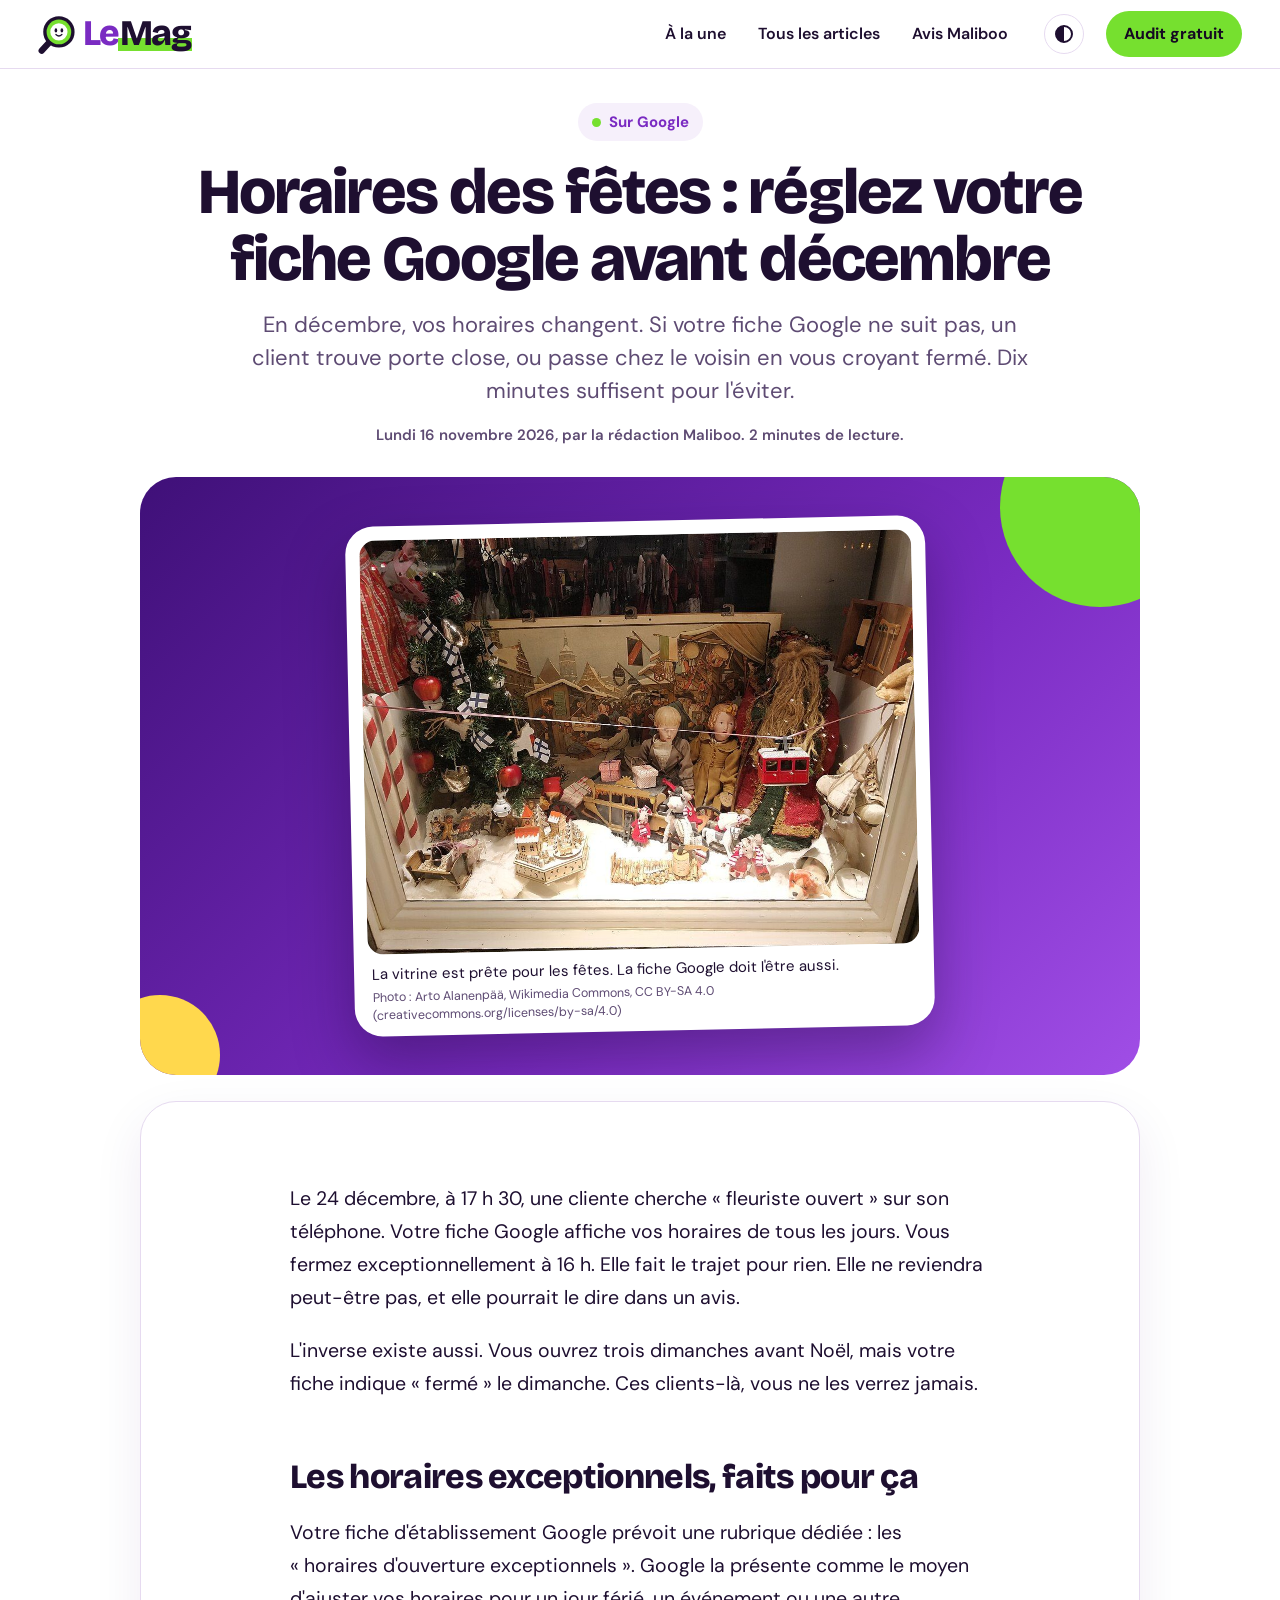
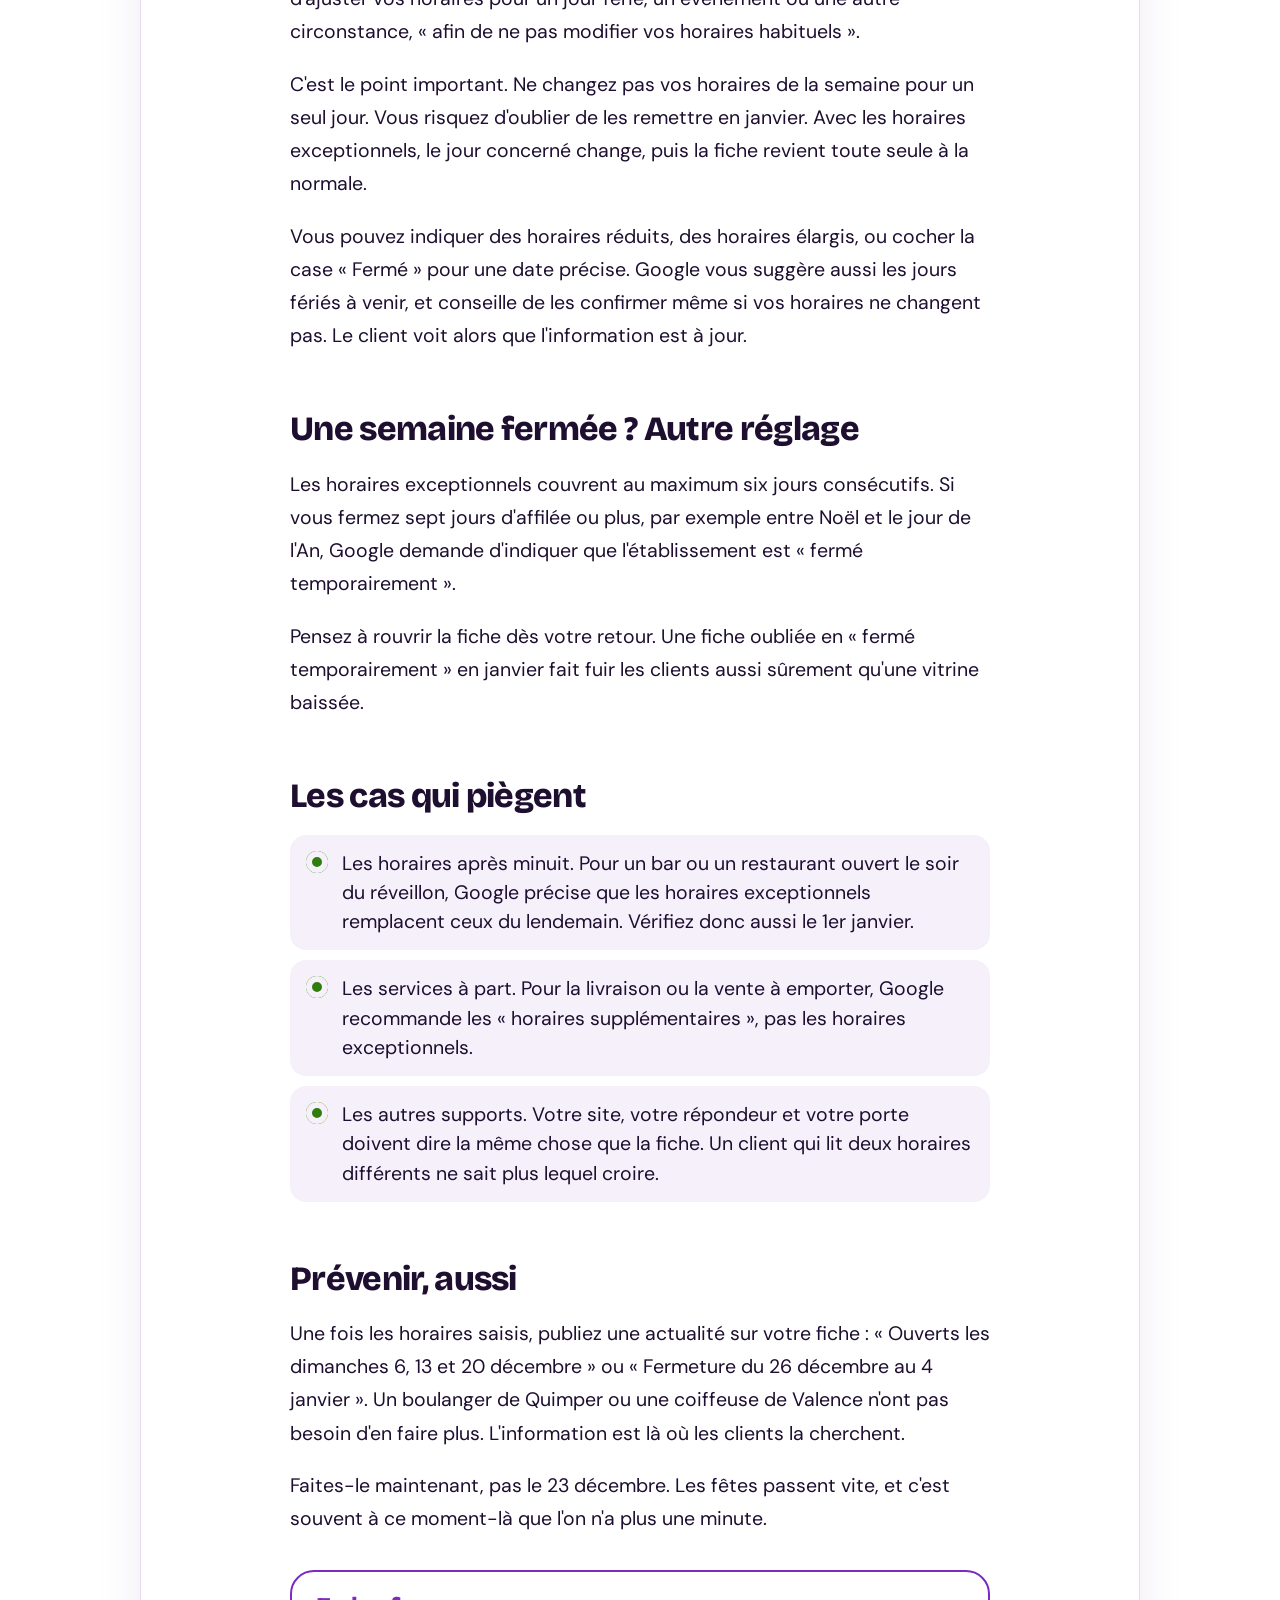
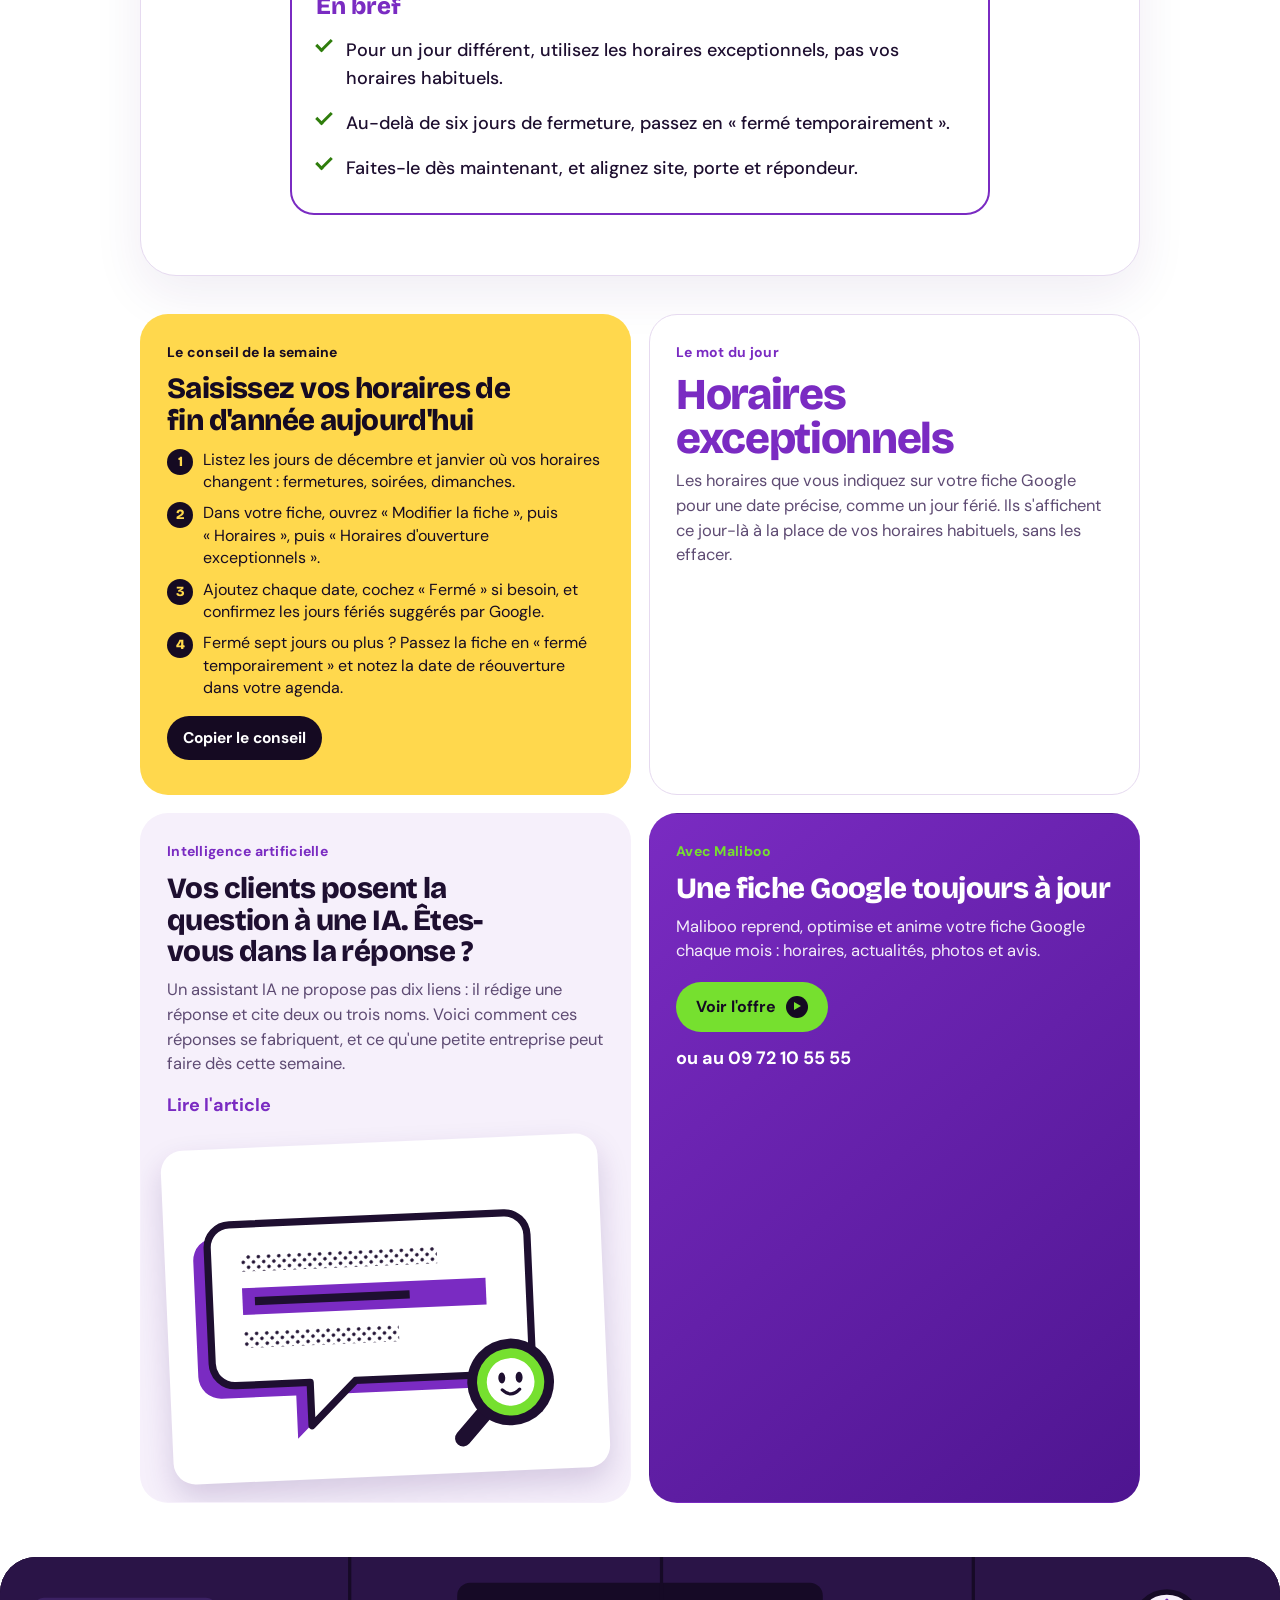
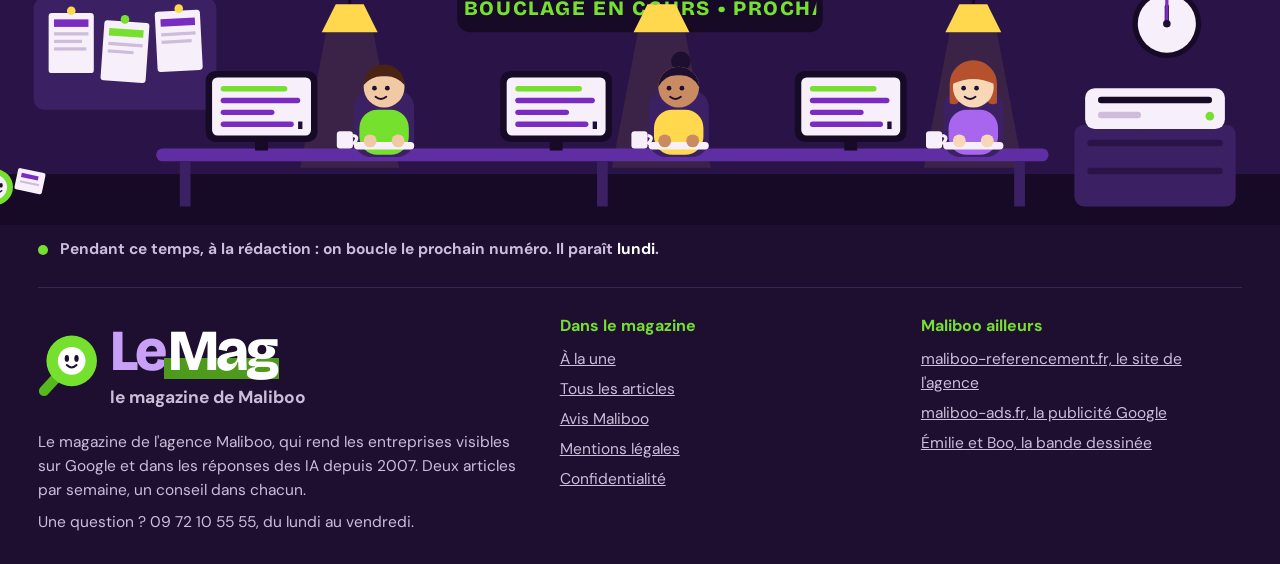
<file: docs/horaires-des-fetes-fiche-google/index.html>
<!doctype html><html lang="fr"><head><meta charset="utf-8"><meta name="viewport" content="width=device-width,initial-scale=1,viewport-fit=cover"><meta name="theme-color" content="#7A2BC2"><title>Horaires exceptionnels Google : la méthode pour les fêtes | Le Mag Maliboo</title><meta name="claude:viewport-fit-sides" content="cover"><meta name="description" content="Noël, jour de l&#x27;An, ouvertures du dimanche : comment indiquer vos horaires exceptionnels sur votre fiche Google, sans toucher à vos horaires habituels, et quand passer en « fermé temporairement »."><link rel="canonical" href="https://www.referencement-maliboo.com/horaires-des-fetes-fiche-google/"><meta property="og:type" content="article"><meta property="og:site_name" content="Le Mag Maliboo"><meta property="og:locale" content="fr_FR"><meta property="og:title" content="Horaires exceptionnels Google : la méthode pour les fêtes | Le Mag Maliboo"><meta property="og:description" content="Noël, jour de l&#x27;An, ouvertures du dimanche : comment indiquer vos horaires exceptionnels sur votre fiche Google, sans toucher à vos horaires habituels, et quand passer en « fermé temporairement »."><meta property="og:url" content="https://www.referencement-maliboo.com/horaires-des-fetes-fiche-google/"><link rel="alternate" type="application/rss+xml" title="Le Mag Maliboo" href="https://www.referencement-maliboo.com/flux.xml"><link rel="preconnect" href="https://fonts.googleapis.com"><link rel="preconnect" href="https://fonts.gstatic.com" crossorigin><link rel="stylesheet" href="https://fonts.googleapis.com/css2?family=Bricolage+Grotesque:opsz,wght@12..96,500..800&family=DM+Sans:ital,opsz,wght@0,9..40,400..700;1,9..40,400..700&display=swap"><link rel="icon" href="../favicon.svg" type="image/svg+xml"><link rel="stylesheet" href="../assets/mag.css"><script type="application/ld+json">{"@context": "https://schema.org", "@graph": [{"@type": "Organization", "@id": "https://www.referencement-maliboo.com/#maliboo", "name": "Maliboo", "url": "https://www.maliboo-referencement.fr/", "telephone": "+33972105555"}, {"@type": "Article", "headline": "Horaires des fêtes : réglez votre fiche Google avant décembre", "description": "Noël, jour de l'An, ouvertures du dimanche : comment indiquer vos horaires exceptionnels sur votre fiche Google, sans toucher à vos horaires habituels, et quand passer en « fermé temporairement ».", "datePublished": "2026-11-16", "dateModified": "2026-11-16", "inLanguage": "fr", "articleSection": "Sur Google", "mainEntityOfPage": "https://www.referencement-maliboo.com/horaires-des-fetes-fiche-google/", "author": {"@id": "https://www.referencement-maliboo.com/#maliboo"}, "publisher": {"@id": "https://www.referencement-maliboo.com/#maliboo"}}, {"@type": "BreadcrumbList", "itemListElement": [{"@type": "ListItem", "position": 1, "name": "Le Mag Maliboo", "item": "https://www.referencement-maliboo.com/"}, {"@type": "ListItem", "position": 2, "name": "Horaires des fêtes : réglez votre fiche Google avant décembre", "item": "https://www.referencement-maliboo.com/horaires-des-fetes-fiche-google/"}]}]}</script></head><body><a class="evite" href="#contenu">Aller au contenu</a><div class="lecture" aria-hidden="true"></div><header class="barre"><div class="w"><a class="logo" href="../" aria-label="Le Mag, le magazine de Maliboo : retour à la une"><svg viewBox="-56 -48 108 108" aria-hidden="true"><path class="manche" d="M-22,24 L-46,50" stroke-width="17" stroke-linecap="round" fill="none"/><circle class="anneau" r="42"/><circle class="lentille" r="33"/><circle class="verre" r="23"/><ellipse class="oeil" cx="-8" cy="-4" rx="3.6" ry="5.6" fill="#1E0F30"/><ellipse class="oeil" cx="8" cy="-4" rx="3.6" ry="5.6" fill="#1E0F30"/><path d="M-8,7 q8,8 16,0" stroke="#1E0F30" stroke-width="3.4" fill="none" stroke-linecap="round"/></svg><span aria-hidden="true"><u>Le</u><mark>Mag</mark></span></a><nav aria-label="Rubriques"><a href="../">À la une</a><a href="../articles/">Tous les articles</a><a href="../avis-maliboo/">Avis Maliboo</a></nav><button class="ed" type="button" data-edition aria-label="Passer du mode clair au mode sombre"><i class="lune" aria-hidden="true"></i></button><a class="cta" href="https://www.maliboo-referencement.fr/agence-seo-resultats-garantis/">Audit gratuit</a></div></header><main id="contenu"><div class="w"><article><header class="art-tete"><a class="puce" href="../articles/">Sur Google</a><h1>Horaires des fêtes : réglez votre fiche Google avant décembre</h1><p class="chapeau">En décembre, vos horaires changent. Si votre fiche Google ne suit pas, un client trouve porte close, ou passe chez le voisin en vous croyant fermé. Dix minutes suffisent pour l&#x27;éviter.</p><p class="meta"><time datetime="2026-11-16">Lundi 16 novembre 2026</time>, par la rédaction Maliboo. 2 minutes de lecture.</p></header><div class="art-couv"><i class="bulle b1"></i><i class="bulle b2"></i><figure class="vignette cadre-photo"><img src="vitrine-de-noel.jpg" alt="Vitrine de Noël d&#x27;une petite boutique : sapin décoré, poupées anciennes, maisons en bois et téléphérique miniature sur un lit de neige." width="960" height="720" fetchpriority="high"><figcaption>La vitrine est prête pour les fêtes. La fiche Google doit l&#x27;être aussi. <span class="credit">Photo : Arto Alanenpää, Wikimedia Commons, CC BY-SA 4.0 (creativecommons.org/licenses/by-sa/4.0)</span></figcaption></figure></div><div class="feuille"><div class="texte"><p>Le 24 décembre, à 17 h 30, une cliente cherche « fleuriste ouvert » sur son téléphone. Votre fiche Google affiche vos horaires de tous les jours. Vous fermez exceptionnellement à 16 h. Elle fait le trajet pour rien. Elle ne reviendra peut-être pas, et elle pourrait le dire dans un avis.</p><p>L&#x27;inverse existe aussi. Vous ouvrez trois dimanches avant Noël, mais votre fiche indique « fermé » le dimanche. Ces clients-là, vous ne les verrez jamais.</p><h2>Les horaires exceptionnels, faits pour ça</h2><p>Votre fiche d&#x27;établissement Google prévoit une rubrique dédiée : les « horaires d&#x27;ouverture exceptionnels ». Google la présente comme le moyen d&#x27;ajuster vos horaires pour un jour férié, un événement ou une autre circonstance, « afin de ne pas modifier vos horaires habituels ».</p><p>C&#x27;est le point important. Ne changez pas vos horaires de la semaine pour un seul jour. Vous risquez d&#x27;oublier de les remettre en janvier. Avec les horaires exceptionnels, le jour concerné change, puis la fiche revient toute seule à la normale.</p><p>Vous pouvez indiquer des horaires réduits, des horaires élargis, ou cocher la case « Fermé » pour une date précise. Google vous suggère aussi les jours fériés à venir, et conseille de les confirmer même si vos horaires ne changent pas. Le client voit alors que l&#x27;information est à jour.</p><h2>Une semaine fermée ? Autre réglage</h2><p>Les horaires exceptionnels couvrent au maximum six jours consécutifs. Si vous fermez sept jours d&#x27;affilée ou plus, par exemple entre Noël et le jour de l&#x27;An, Google demande d&#x27;indiquer que l&#x27;établissement est « fermé temporairement ».</p><p>Pensez à rouvrir la fiche dès votre retour. Une fiche oubliée en « fermé temporairement » en janvier fait fuir les clients aussi sûrement qu&#x27;une vitrine baissée.</p><h2>Les cas qui piègent</h2><ul class="pts"><li><span>Les horaires après minuit. Pour un bar ou un restaurant ouvert le soir du réveillon, Google précise que les horaires exceptionnels remplacent ceux du lendemain. Vérifiez donc aussi le 1er janvier.</span></li><li><span>Les services à part. Pour la livraison ou la vente à emporter, Google recommande les « horaires supplémentaires », pas les horaires exceptionnels.</span></li><li><span>Les autres supports. Votre site, votre répondeur et votre porte doivent dire la même chose que la fiche. Un client qui lit deux horaires différents ne sait plus lequel croire.</span></li></ul><h2>Prévenir, aussi</h2><p>Une fois les horaires saisis, publiez une actualité sur votre fiche : « Ouverts les dimanches 6, 13 et 20 décembre » ou « Fermeture du 26 décembre au 4 janvier ». Un boulanger de Quimper ou une coiffeuse de Valence n&#x27;ont pas besoin d&#x27;en faire plus. L&#x27;information est là où les clients la cherchent.</p><p>Faites-le maintenant, pas le 23 décembre. Les fêtes passent vite, et c&#x27;est souvent à ce moment-là que l&#x27;on n&#x27;a plus une minute.</p></div><div class="bref"><h3>En bref</h3><ul><li>Pour un jour différent, utilisez les horaires exceptionnels, pas vos horaires habituels.</li><li>Au-delà de six jours de fermeture, passez en « fermé temporairement ».</li><li>Faites-le dès maintenant, et alignez site, porte et répondeur.</li></ul></div></div></article><div class="apres"><div class="bento"><aside class="carte c-conseil coupon"><span class="etq">Le conseil de la semaine</span><h3>Saisissez vos horaires de fin d&#x27;année aujourd&#x27;hui</h3><ol><li><span>Listez les jours de décembre et janvier où vos horaires changent : fermetures, soirées, dimanches.</span></li><li><span>Dans votre fiche, ouvrez « Modifier la fiche », puis « Horaires », puis « Horaires d&#x27;ouverture exceptionnels ».</span></li><li><span>Ajoutez chaque date, cochez « Fermé » si besoin, et confirmez les jours fériés suggérés par Google.</span></li><li><span>Fermé sept jours ou plus ? Passez la fiche en « fermé temporairement » et notez la date de réouverture dans votre agenda.</span></li></ol><button type="button" data-copie="Saisissez vos horaires de fin d&#x27;année aujourd&#x27;hui
1. Listez les jours de décembre et janvier où vos horaires changent : fermetures, soirées, dimanches.
2. Dans votre fiche, ouvrez « Modifier la fiche », puis « Horaires », puis « Horaires d&#x27;ouverture exceptionnels ».
3. Ajoutez chaque date, cochez « Fermé » si besoin, et confirmez les jours fériés suggérés par Google.
4. Fermé sept jours ou plus ? Passez la fiche en « fermé temporairement » et notez la date de réouverture dans votre agenda.
(Le Mag Maliboo)">Copier le conseil</button><span class="ok" role="status"></span></aside><div class="carte c-mot"><span class="etq">Le mot du jour</span><dfn>Horaires exceptionnels</dfn><p>Les horaires que vous indiquez sur votre fiche Google pour une date précise, comme un jour férié. Ils s&#x27;affichent ce jour-là à la place de vos horaires habituels, sans les effacer.</p></div><article class="carte c-art"><div><span class="etq">Intelligence artificielle</span><h3><a href="../vos-clients-posent-la-question-a-une-ia/">Vos clients posent la question à une IA. Êtes-vous dans la réponse ?</a></h3><p>Un assistant IA ne propose pas dix liens : il rédige une réponse et cite deux ou trois noms. Voici comment ces réponses se fabriquent, et ce qu&#x27;une petite entreprise peut faire dès cette semaine.</p><span class="lien">Lire l'article</span></div><figure class="vignette"><svg viewBox="0 0 400 300" role="img" aria-label="Illustration : Vos clients posent la question à une IA. Êtes-vous dans la réponse ?"><defs><pattern id="trame" width="7" height="7" patternUnits="userSpaceOnUse" patternTransform="rotate(45)"><circle cx="3.5" cy="3.5" r="1.7" class="tr"/></pattern><pattern id="trame2" width="5" height="5" patternUnits="userSpaceOnUse" patternTransform="rotate(45)"><circle cx="2.5" cy="2.5" r=".9" class="tr"/></pattern></defs><g class="v"><path d="M52,62 h266 a22,22 0 0 1 22,22 v112 a22,22 0 0 1 -22,22 h-150 l-44,42 v-42 h-72 a22,22 0 0 1 -22,-22 v-112 a22,22 0 0 1 22,-22z" class="ver" transform="translate(-14,12)"/></g><path d="M52,62 h266 a22,22 0 0 1 22,22 v112 a22,22 0 0 1 -22,22 h-150 l-44,42 v-42 h-72 a22,22 0 0 1 -22,-22 v-112 a22,22 0 0 1 22,-22z" class="pap"/><path d="M52,62 h266 a22,22 0 0 1 22,22 v112 a22,22 0 0 1 -22,22 h-150 l-44,42 v-42 h-72 a22,22 0 0 1 -22,-22 v-112 a22,22 0 0 1 22,-22z" class="s-enc" stroke-width="7" stroke-linejoin="round"/><rect x="62" y="92" width="190" height="16" fill="url(#trame)"/><g class="v"><rect x="62" y="124" width="236" height="26" class="ver"/></g><rect x="74" y="133" width="150" height="8" class="enc"/><rect x="62" y="166" width="150" height="16" fill="url(#trame)"/><g transform="translate(318,226) scale(1.05)"><path d="M-20,22 L-46,50" class="s-enc" stroke-width="15" stroke-linecap="round"/><circle r="40" class="enc"/><circle r="31" class="ver boo"/><circle r="22" class="pap"/><ellipse cx="-8" cy="-4" rx="3.2" ry="5" class="enc oeil"/><ellipse cx="8" cy="-4" rx="3.2" ry="5" class="enc oeil"/><path d="M-8,7 q8,8 16,0" class="s-enc" stroke-width="3" stroke-linecap="round"/></g></svg></figure></article><aside class="carte c-annonce"><span class="etq">Avec Maliboo</span><h3>Une fiche Google toujours à jour</h3><p>Maliboo reprend, optimise et anime votre fiche Google chaque mois : horaires, actualités, photos et avis.</p><a class="bouton" href="https://www.maliboo-referencement.fr/referencement-local-google-business-profile/">Voir l&#x27;offre<i aria-hidden="true"></i></a><span class="tel">ou au 09 72 10 55 55</span></aside></div></div></div></main><footer class="pied"><svg class="redac" viewBox="0 0 1200 250" preserveAspectRatio="xMidYMax slice" role="img" aria-label="La rédaction du Mag au travail : trois journalistes tapent leurs articles, l'imprimante sort des pages, Boo court porter une feuille."><defs><clipPath id="ledc"><rect x="436" y="30" width="328" height="34" rx="8"/></clipPath></defs><rect width="1200" height="250" fill="#1E0F30"/><rect width="1200" height="202" fill="#2A1447"/><rect y="202" width="1200" height="48" fill="#160A26"/><rect x="36" y="38" width="170" height="104" rx="10" fill="#3B2163"/><g fill="#F7F0FB"><rect x="50" y="52" width="42" height="56" rx="3"/><rect x="100" y="60" width="42" height="56" rx="3" transform="rotate(4 121 88)"/><rect x="150" y="50" width="42" height="56" rx="3" transform="rotate(-3 171 78)"/></g><g fill="#7A2BC2"><rect x="55" y="58" width="32" height="7"/><rect x="155" y="57" width="32" height="7" transform="rotate(-3 171 78)"/></g><rect x="105" y="67" width="32" height="7" fill="#76E02F" transform="rotate(4 121 88)"/><g fill="#CDBCDA"><rect x="55" y="70" width="32" height="3"/><rect x="55" y="77" width="26" height="3"/><rect x="55" y="84" width="30" height="3"/><rect x="105" y="80" width="32" height="3" transform="rotate(4 121 88)"/><rect x="105" y="87" width="24" height="3" transform="rotate(4 121 88)"/><rect x="155" y="70" width="32" height="3" transform="rotate(-3 171 78)"/><rect x="155" y="77" width="28" height="3" transform="rotate(-3 171 78)"/></g><circle cx="71" cy="50" r="4" fill="#FFD84D"/><circle cx="121" cy="58" r="4" fill="#76E02F"/><circle cx="171" cy="48" r="4" fill="#FFD84D"/><rect x="430" y="24" width="340" height="46" rx="12" fill="#160A26"/><g clip-path="url(#ledc)"><text class="fil-led" data-led x="436" y="54" font-size="19" fill="#76E02F" letter-spacing="1.5">BOUCLAGE EN COURS   •   PROCHAIN NUMÉRO LUNDI ET JEUDI   •   DEUX ARTICLES PAR SEMAINE</text></g><circle cx="1090" cy="62" r="32" fill="#160A26"/><circle cx="1090" cy="62" r="27" fill="#F7F0FB"/><path class="aig aig2" d="M1090,62 V46" stroke="#1E0F30" stroke-width="4" stroke-linecap="round"/><path class="aig" d="M1090,62 V40" stroke="#7A2BC2" stroke-width="3" stroke-linecap="round"/><circle cx="1090" cy="62" r="3.5" fill="#1E0F30"/><g class="lampe l1" style="transform-origin:330px 0px"><path d="M330,0 V44" stroke="#160A26" stroke-width="3"/><path d="M284,196 L308,70 H352 L376,196 Z" fill="#FFD84D" opacity=".08"/><path d="M304,70 L317,44 H343 L356,70 Z" fill="#FFD84D"/></g><g class="lampe l2" style="transform-origin:620px 0px"><path d="M620,0 V44" stroke="#160A26" stroke-width="3"/><path d="M574,196 L598,70 H642 L666,196 Z" fill="#FFD84D" opacity=".08"/><path d="M594,70 L607,44 H633 L646,70 Z" fill="#FFD84D"/></g><g class="lampe l3" style="transform-origin:910px 0px"><path d="M910,0 V44" stroke="#160A26" stroke-width="3"/><path d="M864,196 L888,70 H932 L956,196 Z" fill="#FFD84D" opacity=".08"/><path d="M884,70 L897,44 H923 L936,70 Z" fill="#FFD84D"/></g><rect x="150" y="178" width="830" height="12" rx="6" fill="#5F2EA3"/><g fill="#3B2163"><rect x="172" y="190" width="10" height="42"/><rect x="560" y="190" width="10" height="42"/><rect x="948" y="190" width="10" height="42"/></g><rect x="196" y="106" width="104" height="66" rx="9" fill="#160A26"/><rect x="202" y="112" width="92" height="54" rx="5" fill="#F7F0FB"/><rect class="lg lg1" x="210" y="120" width="62" height="5" rx="2.5" fill="#76E02F" style="animation-delay:0.0s"/><rect class="lg lg2" x="210" y="131" width="74" height="5" rx="2.5" fill="#7A2BC2" style="animation-delay:0.5s"/><rect class="lg lg3" x="210" y="142" width="50" height="5" rx="2.5" fill="#7A2BC2" style="animation-delay:1.0s"/><rect class="lg lg4" x="210" y="153" width="68" height="5" rx="2.5" fill="#7A2BC2" style="animation-delay:1.5s"/><rect class="curseur" x="282" y="153" width="4" height="7" fill="#1E0F30"/><rect x="242" y="172" width="12" height="8" fill="#160A26"/><rect x="334" y="124" width="56" height="62" rx="16" fill="#3B2163"/><rect x="339" y="142" width="46" height="42" rx="17" fill="#76E02F"/><g class="tete t1"><circle cx="362" cy="121" r="19" fill="#F2C9A5"/><path d="M343,119 a19,19 0 0 1 38,0 q-8,-9 -19,-8 q-11,-1 -19,8z" fill="#4A2412"/><circle cx="353" cy="122" r="2.2" fill="#1E0F30"/><circle cx="365" cy="122" r="2.2" fill="#1E0F30"/><path d="M354,130 q5,4 10,0" stroke="#1E0F30" stroke-width="1.8" fill="none" stroke-linecap="round"/></g><rect x="334" y="172" width="56" height="7" rx="3.5" fill="#F7F0FB"/><circle class="main m1" cx="349" cy="171" r="6" fill="#F2C9A5"/><circle class="main m2" cx="375" cy="171" r="6" fill="#F2C9A5"/><rect x="318" y="162" width="15" height="16" rx="3" fill="#F7F0FB"/><path d="M333,166 q7,1 0,8" stroke="#F7F0FB" stroke-width="3" fill="none"/><path class="vap v1" d="M322,158 q-3,-5 0,-9 q3,-4 0,-8" stroke="#CDBCDA" stroke-width="2" fill="none" stroke-linecap="round"/><path class="vap v2" d="M326,158 q-3,-5 0,-9 q3,-4 0,-8" stroke="#CDBCDA" stroke-width="2" fill="none" stroke-linecap="round"/><path class="vap v3" d="M330,158 q-3,-5 0,-9 q3,-4 0,-8" stroke="#CDBCDA" stroke-width="2" fill="none" stroke-linecap="round"/><rect x="470" y="106" width="104" height="66" rx="9" fill="#160A26"/><rect x="476" y="112" width="92" height="54" rx="5" fill="#F7F0FB"/><rect class="lg lg1" x="484" y="120" width="62" height="5" rx="2.5" fill="#76E02F" style="animation-delay:0.7s"/><rect class="lg lg2" x="484" y="131" width="74" height="5" rx="2.5" fill="#7A2BC2" style="animation-delay:1.2s"/><rect class="lg lg3" x="484" y="142" width="50" height="5" rx="2.5" fill="#7A2BC2" style="animation-delay:1.7s"/><rect class="lg lg4" x="484" y="153" width="68" height="5" rx="2.5" fill="#7A2BC2" style="animation-delay:2.2s"/><rect class="curseur" x="556" y="153" width="4" height="7" fill="#1E0F30"/><rect x="516" y="172" width="12" height="8" fill="#160A26"/><rect x="608" y="124" width="56" height="62" rx="16" fill="#3B2163"/><rect x="613" y="142" width="46" height="42" rx="17" fill="#FFD84D"/><g class="tete t2"><circle cx="638" cy="97" r="9" fill="#1E0F30"/><circle cx="636" cy="121" r="19" fill="#C98B62"/><path d="M617,121 a19,19 0 0 1 38,0 q-6,-12 -19,-11 q-13,-1 -19,11z" fill="#1E0F30"/><circle cx="627" cy="122" r="2.2" fill="#1E0F30"/><circle cx="639" cy="122" r="2.2" fill="#1E0F30"/><path d="M628,130 q5,4 10,0" stroke="#1E0F30" stroke-width="1.8" fill="none" stroke-linecap="round"/></g><rect x="608" y="172" width="56" height="7" rx="3.5" fill="#F7F0FB"/><circle class="main m3" cx="623" cy="171" r="6" fill="#C98B62"/><circle class="main m4" cx="649" cy="171" r="6" fill="#C98B62"/><rect x="592" y="162" width="15" height="16" rx="3" fill="#F7F0FB"/><path d="M607,166 q7,1 0,8" stroke="#F7F0FB" stroke-width="3" fill="none"/><path class="vap v1" d="M596,158 q-3,-5 0,-9 q3,-4 0,-8" stroke="#CDBCDA" stroke-width="2" fill="none" stroke-linecap="round"/><path class="vap v2" d="M600,158 q-3,-5 0,-9 q3,-4 0,-8" stroke="#CDBCDA" stroke-width="2" fill="none" stroke-linecap="round"/><path class="vap v3" d="M604,158 q-3,-5 0,-9 q3,-4 0,-8" stroke="#CDBCDA" stroke-width="2" fill="none" stroke-linecap="round"/><rect x="744" y="106" width="104" height="66" rx="9" fill="#160A26"/><rect x="750" y="112" width="92" height="54" rx="5" fill="#F7F0FB"/><rect class="lg lg1" x="758" y="120" width="62" height="5" rx="2.5" fill="#76E02F" style="animation-delay:1.4s"/><rect class="lg lg2" x="758" y="131" width="74" height="5" rx="2.5" fill="#7A2BC2" style="animation-delay:1.9s"/><rect class="lg lg3" x="758" y="142" width="50" height="5" rx="2.5" fill="#7A2BC2" style="animation-delay:2.4s"/><rect class="lg lg4" x="758" y="153" width="68" height="5" rx="2.5" fill="#7A2BC2" style="animation-delay:2.9s"/><rect class="curseur" x="830" y="153" width="4" height="7" fill="#1E0F30"/><rect x="790" y="172" width="12" height="8" fill="#160A26"/><rect x="882" y="124" width="56" height="62" rx="16" fill="#3B2163"/><rect x="887" y="142" width="46" height="42" rx="17" fill="#A866EE"/><g class="tete t3"><path d="M888,136 v-18 a22,22 0 0 1 44,0 v18 q-7,3 -9,-3 h-26 q-2,6 -9,3z" fill="#B5522D"/><circle cx="910" cy="121" r="19" fill="#F7D7B5"/><path d="M891,118 a19,19 0 0 1 38,0 q-19,-9 -38,0z" fill="#B5522D"/><circle cx="901" cy="122" r="2.2" fill="#1E0F30"/><circle cx="913" cy="122" r="2.2" fill="#1E0F30"/><path d="M902,130 q5,4 10,0" stroke="#1E0F30" stroke-width="1.8" fill="none" stroke-linecap="round"/></g><rect x="882" y="172" width="56" height="7" rx="3.5" fill="#F7F0FB"/><circle class="main m5" cx="897" cy="171" r="6" fill="#F7D7B5"/><circle class="main m6" cx="923" cy="171" r="6" fill="#F7D7B5"/><rect x="866" y="162" width="15" height="16" rx="3" fill="#F7F0FB"/><path d="M881,166 q7,1 0,8" stroke="#F7F0FB" stroke-width="3" fill="none"/><path class="vap v1" d="M870,158 q-3,-5 0,-9 q3,-4 0,-8" stroke="#CDBCDA" stroke-width="2" fill="none" stroke-linecap="round"/><path class="vap v2" d="M874,158 q-3,-5 0,-9 q3,-4 0,-8" stroke="#CDBCDA" stroke-width="2" fill="none" stroke-linecap="round"/><path class="vap v3" d="M878,158 q-3,-5 0,-9 q3,-4 0,-8" stroke="#CDBCDA" stroke-width="2" fill="none" stroke-linecap="round"/><rect x="1004" y="156" width="150" height="76" rx="9" fill="#3B2163"/><rect x="1016" y="170" width="126" height="6" rx="3" fill="#2A1447"/><rect x="1016" y="196" width="126" height="6" rx="3" fill="#2A1447"/><g class="feuille f1"><rect x="1048" y="96" width="56" height="40" rx="3" fill="#F7F0FB"/><rect x="1054" y="103" width="34" height="6" fill="#7A2BC2"/><rect x="1054" y="114" width="44" height="3" fill="#CDBCDA"/><rect x="1054" y="121" width="38" height="3" fill="#CDBCDA"/></g><g class="feuille f2"><rect x="1048" y="96" width="56" height="40" rx="3" fill="#F7F0FB"/><rect x="1054" y="103" width="34" height="6" fill="#7A2BC2"/><rect x="1054" y="114" width="44" height="3" fill="#CDBCDA"/><rect x="1054" y="121" width="38" height="3" fill="#CDBCDA"/></g><g class="feuille f3"><rect x="1048" y="96" width="56" height="40" rx="3" fill="#F7F0FB"/><rect x="1054" y="103" width="34" height="6" fill="#7A2BC2"/><rect x="1054" y="114" width="44" height="3" fill="#CDBCDA"/><rect x="1054" y="121" width="38" height="3" fill="#CDBCDA"/></g><rect x="1014" y="122" width="130" height="38" rx="9" fill="#F7F0FB"/><rect x="1026" y="130" width="106" height="6" rx="3" fill="#160A26"/><circle class="del" cx="1130" cy="148" r="4" fill="#76E02F"/><rect x="1026" y="144" width="40" height="6" rx="3" fill="#CDBCDA"/><g class="coursier"><g><g transform="translate(0,214) scale(.42)"><path d="M-20,22 L-46,50" stroke="#55B81E" stroke-width="15" stroke-linecap="round"/><circle r="40" fill="#76E02F"/><circle r="27" fill="#F7F0FB"/><ellipse cx="-2" cy="-4" rx="3.4" ry="5.2" fill="#1E0F30"/><ellipse cx="14" cy="-4" rx="3.4" ry="5.2" fill="#1E0F30"/><path d="M-1,8 q8,7 16,0" stroke="#1E0F30" stroke-width="3.4" fill="none" stroke-linecap="round"/></g><g transform="translate(22,196) rotate(12)"><rect width="26" height="20" rx="2" fill="#F7F0FB"/><rect x="4" y="4" width="16" height="4" fill="#7A2BC2"/><rect x="4" y="11" width="18" height="2" fill="#CDBCDA"/></g></g></g></svg><div class="w"><p class="legende"><i aria-hidden="true"></i><span>Pendant ce temps, à la rédaction : on boucle le prochain numéro. Il paraît <b data-prochain>lundi et jeudi</b>.</span></p><div class="g"><div><a class="logo grand" href="../" aria-label="Le Mag, le magazine de Maliboo : retour à la une"><svg viewBox="-56 -48 108 108" aria-hidden="true"><path class="manche" d="M-22,24 L-46,50" stroke-width="17" stroke-linecap="round" fill="none"/><circle class="anneau" r="42"/><circle class="lentille" r="33"/><circle class="verre" r="23"/><ellipse class="oeil" cx="-8" cy="-4" rx="3.6" ry="5.6" fill="#1E0F30"/><ellipse class="oeil" cx="8" cy="-4" rx="3.6" ry="5.6" fill="#1E0F30"/><path d="M-8,7 q8,8 16,0" stroke="#1E0F30" stroke-width="3.4" fill="none" stroke-linecap="round"/></svg><span aria-hidden="true"><u>Le</u><mark>Mag</mark><small>le magazine de Maliboo</small></span></a><p style="margin-top:20px">Le magazine de l'agence Maliboo, qui rend les entreprises visibles sur Google et dans les réponses des IA depuis 2007. Deux articles par semaine, un conseil dans chacun.</p><p style="margin-top:8px">Une question ? 09 72 10 55 55, du lundi au vendredi.</p></div><div><h3>Dans le magazine</h3><ul><li><a href="../">À la une</a></li><li><a href="../articles/">Tous les articles</a></li><li><a href="../avis-maliboo/">Avis Maliboo</a></li><li><a href="../mentions-legales/">Mentions légales</a></li><li><a href="../confidentialite/">Confidentialité</a></li></ul></div><div><h3>Maliboo ailleurs</h3><ul><li><a href="https://www.maliboo-referencement.fr/">maliboo-referencement.fr, le site de l'agence</a></li><li><a href="https://maliboo-ads.fr/">maliboo-ads.fr, la publicité Google</a></li><li><a href="https://referencement-maliboo.fr/">Émilie et Boo, la bande dessinée</a></li></ul></div></div></div></footer><script defer src="../assets/mag.js"></script></body></html>
</file>
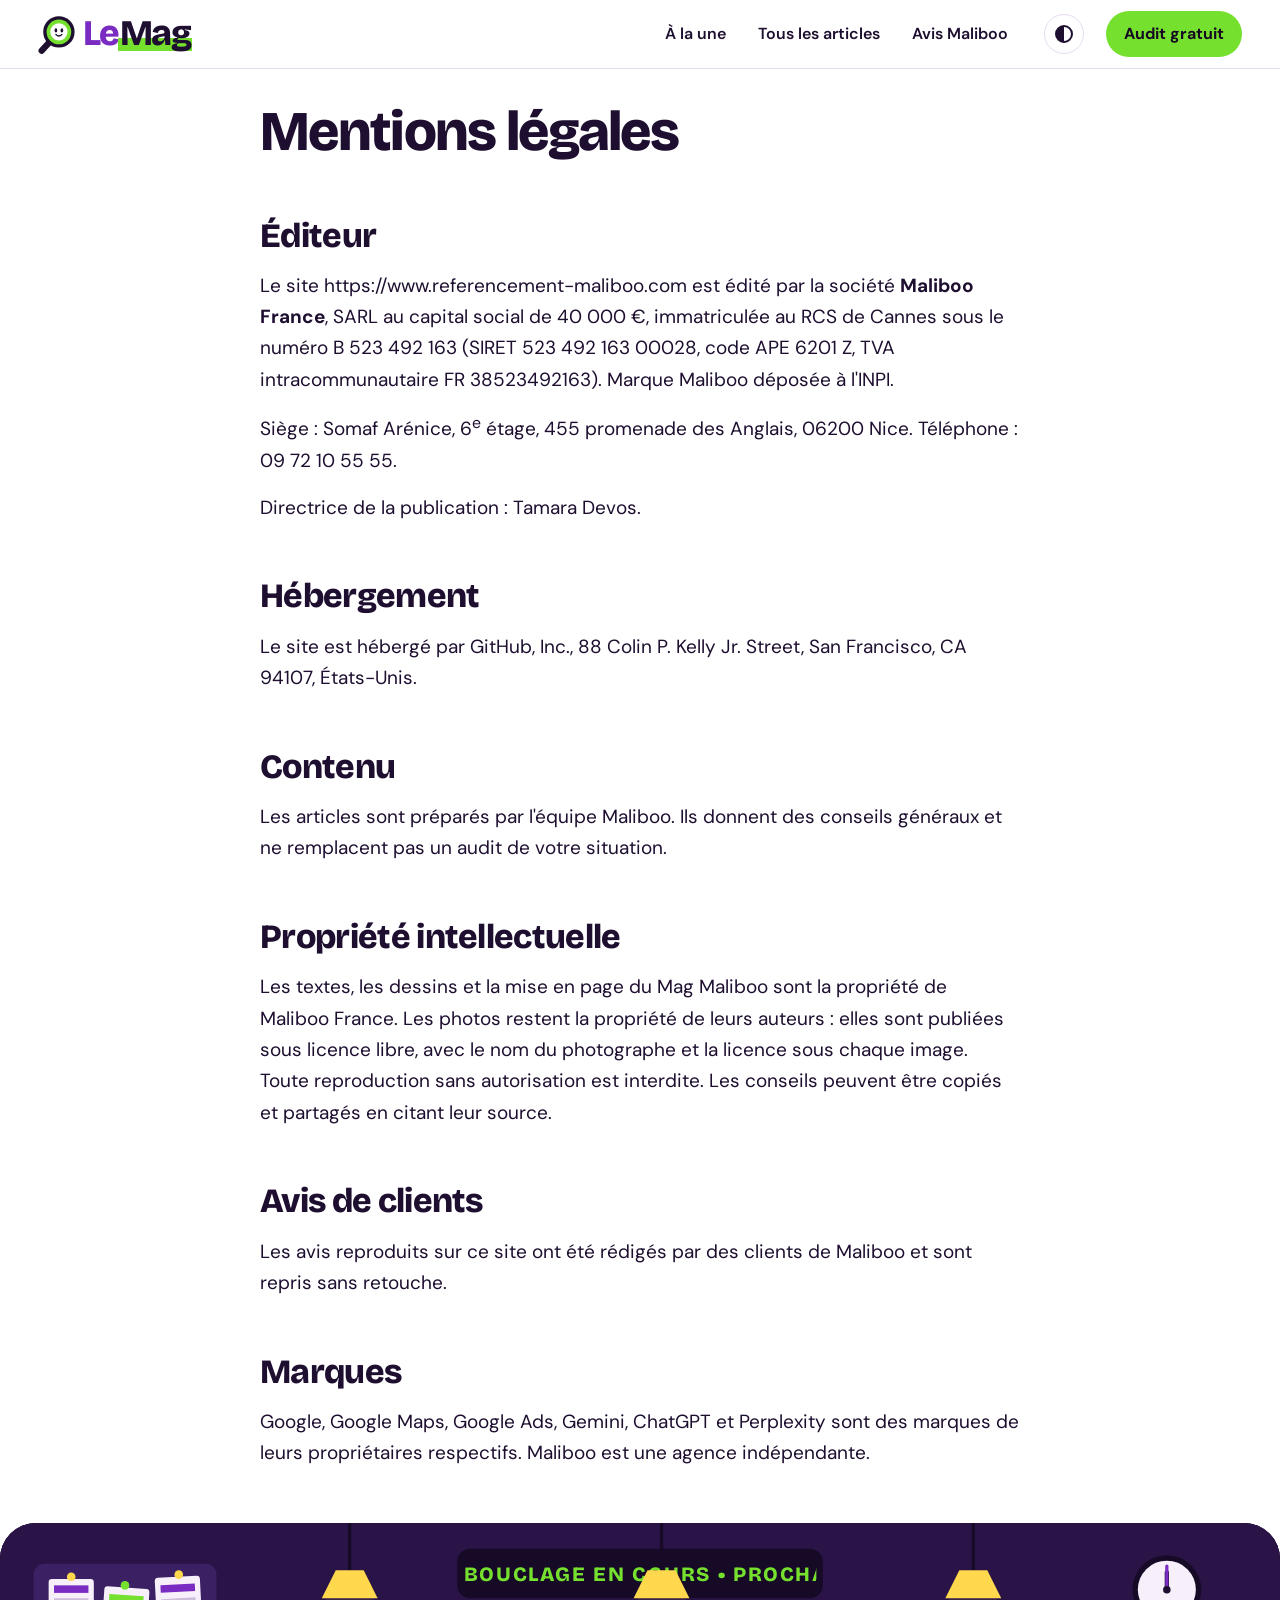
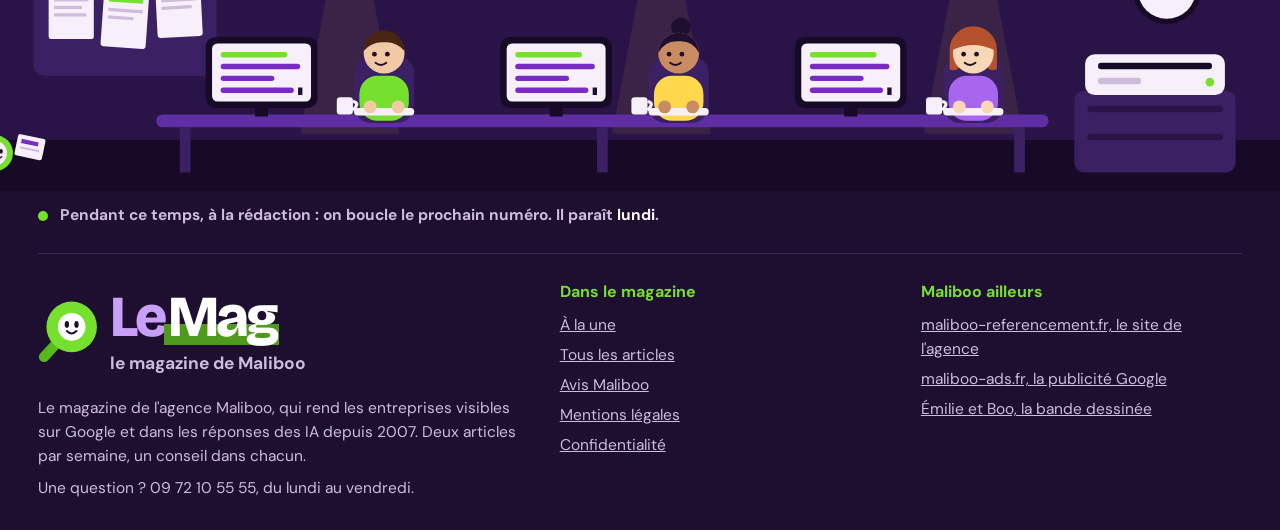
<file: docs/mentions-legales/index.html>
<!doctype html><html lang="fr"><head><meta charset="utf-8"><meta name="viewport" content="width=device-width,initial-scale=1,viewport-fit=cover"><meta name="theme-color" content="#7A2BC2"><title>Mentions légales du Mag Maliboo, le magazine de l&#x27;agence Maliboo</title><meta name="claude:viewport-fit-sides" content="cover"><meta name="description" content="Mentions légales du site www.referencement-maliboo.com, édité par Maliboo France."><link rel="canonical" href="https://www.referencement-maliboo.com/mentions-legales/"><meta property="og:type" content="website"><meta property="og:site_name" content="Le Mag Maliboo"><meta property="og:locale" content="fr_FR"><meta property="og:title" content="Mentions légales du Mag Maliboo, le magazine de l&#x27;agence Maliboo"><meta property="og:description" content="Mentions légales du site www.referencement-maliboo.com, édité par Maliboo France."><meta property="og:url" content="https://www.referencement-maliboo.com/mentions-legales/"><link rel="alternate" type="application/rss+xml" title="Le Mag Maliboo" href="https://www.referencement-maliboo.com/flux.xml"><link rel="preconnect" href="https://fonts.googleapis.com"><link rel="preconnect" href="https://fonts.gstatic.com" crossorigin><link rel="stylesheet" href="https://fonts.googleapis.com/css2?family=Bricolage+Grotesque:opsz,wght@12..96,500..800&family=DM+Sans:ital,opsz,wght@0,9..40,400..700;1,9..40,400..700&display=swap"><link rel="icon" href="../favicon.svg" type="image/svg+xml"><link rel="stylesheet" href="../assets/mag.css"></head><body><a class="evite" href="#contenu">Aller au contenu</a><div class="lecture" aria-hidden="true"></div><header class="barre"><div class="w"><a class="logo" href="../" aria-label="Le Mag, le magazine de Maliboo : retour à la une"><svg viewBox="-56 -48 108 108" aria-hidden="true"><path class="manche" d="M-22,24 L-46,50" stroke-width="17" stroke-linecap="round" fill="none"/><circle class="anneau" r="42"/><circle class="lentille" r="33"/><circle class="verre" r="23"/><ellipse class="oeil" cx="-8" cy="-4" rx="3.6" ry="5.6" fill="#1E0F30"/><ellipse class="oeil" cx="8" cy="-4" rx="3.6" ry="5.6" fill="#1E0F30"/><path d="M-8,7 q8,8 16,0" stroke="#1E0F30" stroke-width="3.4" fill="none" stroke-linecap="round"/></svg><span aria-hidden="true"><u>Le</u><mark>Mag</mark></span></a><nav aria-label="Rubriques"><a href="../">À la une</a><a href="../articles/">Tous les articles</a><a href="../avis-maliboo/">Avis Maliboo</a></nav><button class="ed" type="button" data-edition aria-label="Passer du mode clair au mode sombre"><i class="lune" aria-hidden="true"></i></button><a class="cta" href="https://www.maliboo-referencement.fr/agence-seo-resultats-garantis/">Audit gratuit</a></div></header><main id="contenu"><div class="w"><div class="prose legal"><h1>Mentions légales</h1><h2>Éditeur</h2><p>Le site https://www.referencement-maliboo.com est édité par la société <strong>Maliboo France</strong>, SARL au capital social de 40 000 €, immatriculée au RCS de Cannes sous le numéro B 523 492 163 (SIRET 523 492 163 00028, code APE 6201 Z, TVA intracommunautaire FR 38523492163). Marque Maliboo déposée à l'INPI.</p><p>Siège : Somaf Arénice, 6<sup>e</sup> étage, 455 promenade des Anglais, 06200 Nice. Téléphone : 09 72 10 55 55.</p><p>Directrice de la publication : Tamara Devos.</p><h2>Hébergement</h2><p>Le site est hébergé par GitHub, Inc., 88 Colin P. Kelly Jr. Street, San Francisco, CA 94107, États-Unis.</p><h2>Contenu</h2><p>Les articles sont préparés par l'équipe Maliboo. Ils donnent des conseils généraux et ne remplacent pas un audit de votre situation.</p><h2>Propriété intellectuelle</h2><p>Les textes, les dessins et la mise en page du Mag Maliboo sont la propriété de Maliboo France. Les photos restent la propriété de leurs auteurs : elles sont publiées sous licence libre, avec le nom du photographe et la licence sous chaque image. Toute reproduction sans autorisation est interdite. Les conseils peuvent être copiés et partagés en citant leur source.</p><h2>Avis de clients</h2><p>Les avis reproduits sur ce site ont été rédigés par des clients de Maliboo et sont repris sans retouche.</p><h2>Marques</h2><p>Google, Google Maps, Google Ads, Gemini, ChatGPT et Perplexity sont des marques de leurs propriétaires respectifs. Maliboo est une agence indépendante.</p></div></div></main><footer class="pied"><svg class="redac" viewBox="0 0 1200 250" preserveAspectRatio="xMidYMax slice" role="img" aria-label="La rédaction du Mag au travail : trois journalistes tapent leurs articles, l'imprimante sort des pages, Boo court porter une feuille."><defs><clipPath id="ledc"><rect x="436" y="30" width="328" height="34" rx="8"/></clipPath></defs><rect width="1200" height="250" fill="#1E0F30"/><rect width="1200" height="202" fill="#2A1447"/><rect y="202" width="1200" height="48" fill="#160A26"/><rect x="36" y="38" width="170" height="104" rx="10" fill="#3B2163"/><g fill="#F7F0FB"><rect x="50" y="52" width="42" height="56" rx="3"/><rect x="100" y="60" width="42" height="56" rx="3" transform="rotate(4 121 88)"/><rect x="150" y="50" width="42" height="56" rx="3" transform="rotate(-3 171 78)"/></g><g fill="#7A2BC2"><rect x="55" y="58" width="32" height="7"/><rect x="155" y="57" width="32" height="7" transform="rotate(-3 171 78)"/></g><rect x="105" y="67" width="32" height="7" fill="#76E02F" transform="rotate(4 121 88)"/><g fill="#CDBCDA"><rect x="55" y="70" width="32" height="3"/><rect x="55" y="77" width="26" height="3"/><rect x="55" y="84" width="30" height="3"/><rect x="105" y="80" width="32" height="3" transform="rotate(4 121 88)"/><rect x="105" y="87" width="24" height="3" transform="rotate(4 121 88)"/><rect x="155" y="70" width="32" height="3" transform="rotate(-3 171 78)"/><rect x="155" y="77" width="28" height="3" transform="rotate(-3 171 78)"/></g><circle cx="71" cy="50" r="4" fill="#FFD84D"/><circle cx="121" cy="58" r="4" fill="#76E02F"/><circle cx="171" cy="48" r="4" fill="#FFD84D"/><rect x="430" y="24" width="340" height="46" rx="12" fill="#160A26"/><g clip-path="url(#ledc)"><text class="fil-led" data-led x="436" y="54" font-size="19" fill="#76E02F" letter-spacing="1.5">BOUCLAGE EN COURS   •   PROCHAIN NUMÉRO LUNDI ET JEUDI   •   DEUX ARTICLES PAR SEMAINE</text></g><circle cx="1090" cy="62" r="32" fill="#160A26"/><circle cx="1090" cy="62" r="27" fill="#F7F0FB"/><path class="aig aig2" d="M1090,62 V46" stroke="#1E0F30" stroke-width="4" stroke-linecap="round"/><path class="aig" d="M1090,62 V40" stroke="#7A2BC2" stroke-width="3" stroke-linecap="round"/><circle cx="1090" cy="62" r="3.5" fill="#1E0F30"/><g class="lampe l1" style="transform-origin:330px 0px"><path d="M330,0 V44" stroke="#160A26" stroke-width="3"/><path d="M284,196 L308,70 H352 L376,196 Z" fill="#FFD84D" opacity=".08"/><path d="M304,70 L317,44 H343 L356,70 Z" fill="#FFD84D"/></g><g class="lampe l2" style="transform-origin:620px 0px"><path d="M620,0 V44" stroke="#160A26" stroke-width="3"/><path d="M574,196 L598,70 H642 L666,196 Z" fill="#FFD84D" opacity=".08"/><path d="M594,70 L607,44 H633 L646,70 Z" fill="#FFD84D"/></g><g class="lampe l3" style="transform-origin:910px 0px"><path d="M910,0 V44" stroke="#160A26" stroke-width="3"/><path d="M864,196 L888,70 H932 L956,196 Z" fill="#FFD84D" opacity=".08"/><path d="M884,70 L897,44 H923 L936,70 Z" fill="#FFD84D"/></g><rect x="150" y="178" width="830" height="12" rx="6" fill="#5F2EA3"/><g fill="#3B2163"><rect x="172" y="190" width="10" height="42"/><rect x="560" y="190" width="10" height="42"/><rect x="948" y="190" width="10" height="42"/></g><rect x="196" y="106" width="104" height="66" rx="9" fill="#160A26"/><rect x="202" y="112" width="92" height="54" rx="5" fill="#F7F0FB"/><rect class="lg lg1" x="210" y="120" width="62" height="5" rx="2.5" fill="#76E02F" style="animation-delay:0.0s"/><rect class="lg lg2" x="210" y="131" width="74" height="5" rx="2.5" fill="#7A2BC2" style="animation-delay:0.5s"/><rect class="lg lg3" x="210" y="142" width="50" height="5" rx="2.5" fill="#7A2BC2" style="animation-delay:1.0s"/><rect class="lg lg4" x="210" y="153" width="68" height="5" rx="2.5" fill="#7A2BC2" style="animation-delay:1.5s"/><rect class="curseur" x="282" y="153" width="4" height="7" fill="#1E0F30"/><rect x="242" y="172" width="12" height="8" fill="#160A26"/><rect x="334" y="124" width="56" height="62" rx="16" fill="#3B2163"/><rect x="339" y="142" width="46" height="42" rx="17" fill="#76E02F"/><g class="tete t1"><circle cx="362" cy="121" r="19" fill="#F2C9A5"/><path d="M343,119 a19,19 0 0 1 38,0 q-8,-9 -19,-8 q-11,-1 -19,8z" fill="#4A2412"/><circle cx="353" cy="122" r="2.2" fill="#1E0F30"/><circle cx="365" cy="122" r="2.2" fill="#1E0F30"/><path d="M354,130 q5,4 10,0" stroke="#1E0F30" stroke-width="1.8" fill="none" stroke-linecap="round"/></g><rect x="334" y="172" width="56" height="7" rx="3.5" fill="#F7F0FB"/><circle class="main m1" cx="349" cy="171" r="6" fill="#F2C9A5"/><circle class="main m2" cx="375" cy="171" r="6" fill="#F2C9A5"/><rect x="318" y="162" width="15" height="16" rx="3" fill="#F7F0FB"/><path d="M333,166 q7,1 0,8" stroke="#F7F0FB" stroke-width="3" fill="none"/><path class="vap v1" d="M322,158 q-3,-5 0,-9 q3,-4 0,-8" stroke="#CDBCDA" stroke-width="2" fill="none" stroke-linecap="round"/><path class="vap v2" d="M326,158 q-3,-5 0,-9 q3,-4 0,-8" stroke="#CDBCDA" stroke-width="2" fill="none" stroke-linecap="round"/><path class="vap v3" d="M330,158 q-3,-5 0,-9 q3,-4 0,-8" stroke="#CDBCDA" stroke-width="2" fill="none" stroke-linecap="round"/><rect x="470" y="106" width="104" height="66" rx="9" fill="#160A26"/><rect x="476" y="112" width="92" height="54" rx="5" fill="#F7F0FB"/><rect class="lg lg1" x="484" y="120" width="62" height="5" rx="2.5" fill="#76E02F" style="animation-delay:0.7s"/><rect class="lg lg2" x="484" y="131" width="74" height="5" rx="2.5" fill="#7A2BC2" style="animation-delay:1.2s"/><rect class="lg lg3" x="484" y="142" width="50" height="5" rx="2.5" fill="#7A2BC2" style="animation-delay:1.7s"/><rect class="lg lg4" x="484" y="153" width="68" height="5" rx="2.5" fill="#7A2BC2" style="animation-delay:2.2s"/><rect class="curseur" x="556" y="153" width="4" height="7" fill="#1E0F30"/><rect x="516" y="172" width="12" height="8" fill="#160A26"/><rect x="608" y="124" width="56" height="62" rx="16" fill="#3B2163"/><rect x="613" y="142" width="46" height="42" rx="17" fill="#FFD84D"/><g class="tete t2"><circle cx="638" cy="97" r="9" fill="#1E0F30"/><circle cx="636" cy="121" r="19" fill="#C98B62"/><path d="M617,121 a19,19 0 0 1 38,0 q-6,-12 -19,-11 q-13,-1 -19,11z" fill="#1E0F30"/><circle cx="627" cy="122" r="2.2" fill="#1E0F30"/><circle cx="639" cy="122" r="2.2" fill="#1E0F30"/><path d="M628,130 q5,4 10,0" stroke="#1E0F30" stroke-width="1.8" fill="none" stroke-linecap="round"/></g><rect x="608" y="172" width="56" height="7" rx="3.5" fill="#F7F0FB"/><circle class="main m3" cx="623" cy="171" r="6" fill="#C98B62"/><circle class="main m4" cx="649" cy="171" r="6" fill="#C98B62"/><rect x="592" y="162" width="15" height="16" rx="3" fill="#F7F0FB"/><path d="M607,166 q7,1 0,8" stroke="#F7F0FB" stroke-width="3" fill="none"/><path class="vap v1" d="M596,158 q-3,-5 0,-9 q3,-4 0,-8" stroke="#CDBCDA" stroke-width="2" fill="none" stroke-linecap="round"/><path class="vap v2" d="M600,158 q-3,-5 0,-9 q3,-4 0,-8" stroke="#CDBCDA" stroke-width="2" fill="none" stroke-linecap="round"/><path class="vap v3" d="M604,158 q-3,-5 0,-9 q3,-4 0,-8" stroke="#CDBCDA" stroke-width="2" fill="none" stroke-linecap="round"/><rect x="744" y="106" width="104" height="66" rx="9" fill="#160A26"/><rect x="750" y="112" width="92" height="54" rx="5" fill="#F7F0FB"/><rect class="lg lg1" x="758" y="120" width="62" height="5" rx="2.5" fill="#76E02F" style="animation-delay:1.4s"/><rect class="lg lg2" x="758" y="131" width="74" height="5" rx="2.5" fill="#7A2BC2" style="animation-delay:1.9s"/><rect class="lg lg3" x="758" y="142" width="50" height="5" rx="2.5" fill="#7A2BC2" style="animation-delay:2.4s"/><rect class="lg lg4" x="758" y="153" width="68" height="5" rx="2.5" fill="#7A2BC2" style="animation-delay:2.9s"/><rect class="curseur" x="830" y="153" width="4" height="7" fill="#1E0F30"/><rect x="790" y="172" width="12" height="8" fill="#160A26"/><rect x="882" y="124" width="56" height="62" rx="16" fill="#3B2163"/><rect x="887" y="142" width="46" height="42" rx="17" fill="#A866EE"/><g class="tete t3"><path d="M888,136 v-18 a22,22 0 0 1 44,0 v18 q-7,3 -9,-3 h-26 q-2,6 -9,3z" fill="#B5522D"/><circle cx="910" cy="121" r="19" fill="#F7D7B5"/><path d="M891,118 a19,19 0 0 1 38,0 q-19,-9 -38,0z" fill="#B5522D"/><circle cx="901" cy="122" r="2.2" fill="#1E0F30"/><circle cx="913" cy="122" r="2.2" fill="#1E0F30"/><path d="M902,130 q5,4 10,0" stroke="#1E0F30" stroke-width="1.8" fill="none" stroke-linecap="round"/></g><rect x="882" y="172" width="56" height="7" rx="3.5" fill="#F7F0FB"/><circle class="main m5" cx="897" cy="171" r="6" fill="#F7D7B5"/><circle class="main m6" cx="923" cy="171" r="6" fill="#F7D7B5"/><rect x="866" y="162" width="15" height="16" rx="3" fill="#F7F0FB"/><path d="M881,166 q7,1 0,8" stroke="#F7F0FB" stroke-width="3" fill="none"/><path class="vap v1" d="M870,158 q-3,-5 0,-9 q3,-4 0,-8" stroke="#CDBCDA" stroke-width="2" fill="none" stroke-linecap="round"/><path class="vap v2" d="M874,158 q-3,-5 0,-9 q3,-4 0,-8" stroke="#CDBCDA" stroke-width="2" fill="none" stroke-linecap="round"/><path class="vap v3" d="M878,158 q-3,-5 0,-9 q3,-4 0,-8" stroke="#CDBCDA" stroke-width="2" fill="none" stroke-linecap="round"/><rect x="1004" y="156" width="150" height="76" rx="9" fill="#3B2163"/><rect x="1016" y="170" width="126" height="6" rx="3" fill="#2A1447"/><rect x="1016" y="196" width="126" height="6" rx="3" fill="#2A1447"/><g class="feuille f1"><rect x="1048" y="96" width="56" height="40" rx="3" fill="#F7F0FB"/><rect x="1054" y="103" width="34" height="6" fill="#7A2BC2"/><rect x="1054" y="114" width="44" height="3" fill="#CDBCDA"/><rect x="1054" y="121" width="38" height="3" fill="#CDBCDA"/></g><g class="feuille f2"><rect x="1048" y="96" width="56" height="40" rx="3" fill="#F7F0FB"/><rect x="1054" y="103" width="34" height="6" fill="#7A2BC2"/><rect x="1054" y="114" width="44" height="3" fill="#CDBCDA"/><rect x="1054" y="121" width="38" height="3" fill="#CDBCDA"/></g><g class="feuille f3"><rect x="1048" y="96" width="56" height="40" rx="3" fill="#F7F0FB"/><rect x="1054" y="103" width="34" height="6" fill="#7A2BC2"/><rect x="1054" y="114" width="44" height="3" fill="#CDBCDA"/><rect x="1054" y="121" width="38" height="3" fill="#CDBCDA"/></g><rect x="1014" y="122" width="130" height="38" rx="9" fill="#F7F0FB"/><rect x="1026" y="130" width="106" height="6" rx="3" fill="#160A26"/><circle class="del" cx="1130" cy="148" r="4" fill="#76E02F"/><rect x="1026" y="144" width="40" height="6" rx="3" fill="#CDBCDA"/><g class="coursier"><g><g transform="translate(0,214) scale(.42)"><path d="M-20,22 L-46,50" stroke="#55B81E" stroke-width="15" stroke-linecap="round"/><circle r="40" fill="#76E02F"/><circle r="27" fill="#F7F0FB"/><ellipse cx="-2" cy="-4" rx="3.4" ry="5.2" fill="#1E0F30"/><ellipse cx="14" cy="-4" rx="3.4" ry="5.2" fill="#1E0F30"/><path d="M-1,8 q8,7 16,0" stroke="#1E0F30" stroke-width="3.4" fill="none" stroke-linecap="round"/></g><g transform="translate(22,196) rotate(12)"><rect width="26" height="20" rx="2" fill="#F7F0FB"/><rect x="4" y="4" width="16" height="4" fill="#7A2BC2"/><rect x="4" y="11" width="18" height="2" fill="#CDBCDA"/></g></g></g></svg><div class="w"><p class="legende"><i aria-hidden="true"></i><span>Pendant ce temps, à la rédaction : on boucle le prochain numéro. Il paraît <b data-prochain>lundi et jeudi</b>.</span></p><div class="g"><div><a class="logo grand" href="../" aria-label="Le Mag, le magazine de Maliboo : retour à la une"><svg viewBox="-56 -48 108 108" aria-hidden="true"><path class="manche" d="M-22,24 L-46,50" stroke-width="17" stroke-linecap="round" fill="none"/><circle class="anneau" r="42"/><circle class="lentille" r="33"/><circle class="verre" r="23"/><ellipse class="oeil" cx="-8" cy="-4" rx="3.6" ry="5.6" fill="#1E0F30"/><ellipse class="oeil" cx="8" cy="-4" rx="3.6" ry="5.6" fill="#1E0F30"/><path d="M-8,7 q8,8 16,0" stroke="#1E0F30" stroke-width="3.4" fill="none" stroke-linecap="round"/></svg><span aria-hidden="true"><u>Le</u><mark>Mag</mark><small>le magazine de Maliboo</small></span></a><p style="margin-top:20px">Le magazine de l'agence Maliboo, qui rend les entreprises visibles sur Google et dans les réponses des IA depuis 2007. Deux articles par semaine, un conseil dans chacun.</p><p style="margin-top:8px">Une question ? 09 72 10 55 55, du lundi au vendredi.</p></div><div><h3>Dans le magazine</h3><ul><li><a href="../">À la une</a></li><li><a href="../articles/">Tous les articles</a></li><li><a href="../avis-maliboo/">Avis Maliboo</a></li><li><a href="../mentions-legales/">Mentions légales</a></li><li><a href="../confidentialite/">Confidentialité</a></li></ul></div><div><h3>Maliboo ailleurs</h3><ul><li><a href="https://www.maliboo-referencement.fr/">maliboo-referencement.fr, le site de l'agence</a></li><li><a href="https://maliboo-ads.fr/">maliboo-ads.fr, la publicité Google</a></li><li><a href="https://referencement-maliboo.fr/">Émilie et Boo, la bande dessinée</a></li></ul></div></div></div></footer><script defer src="../assets/mag.js"></script></body></html>
</file>
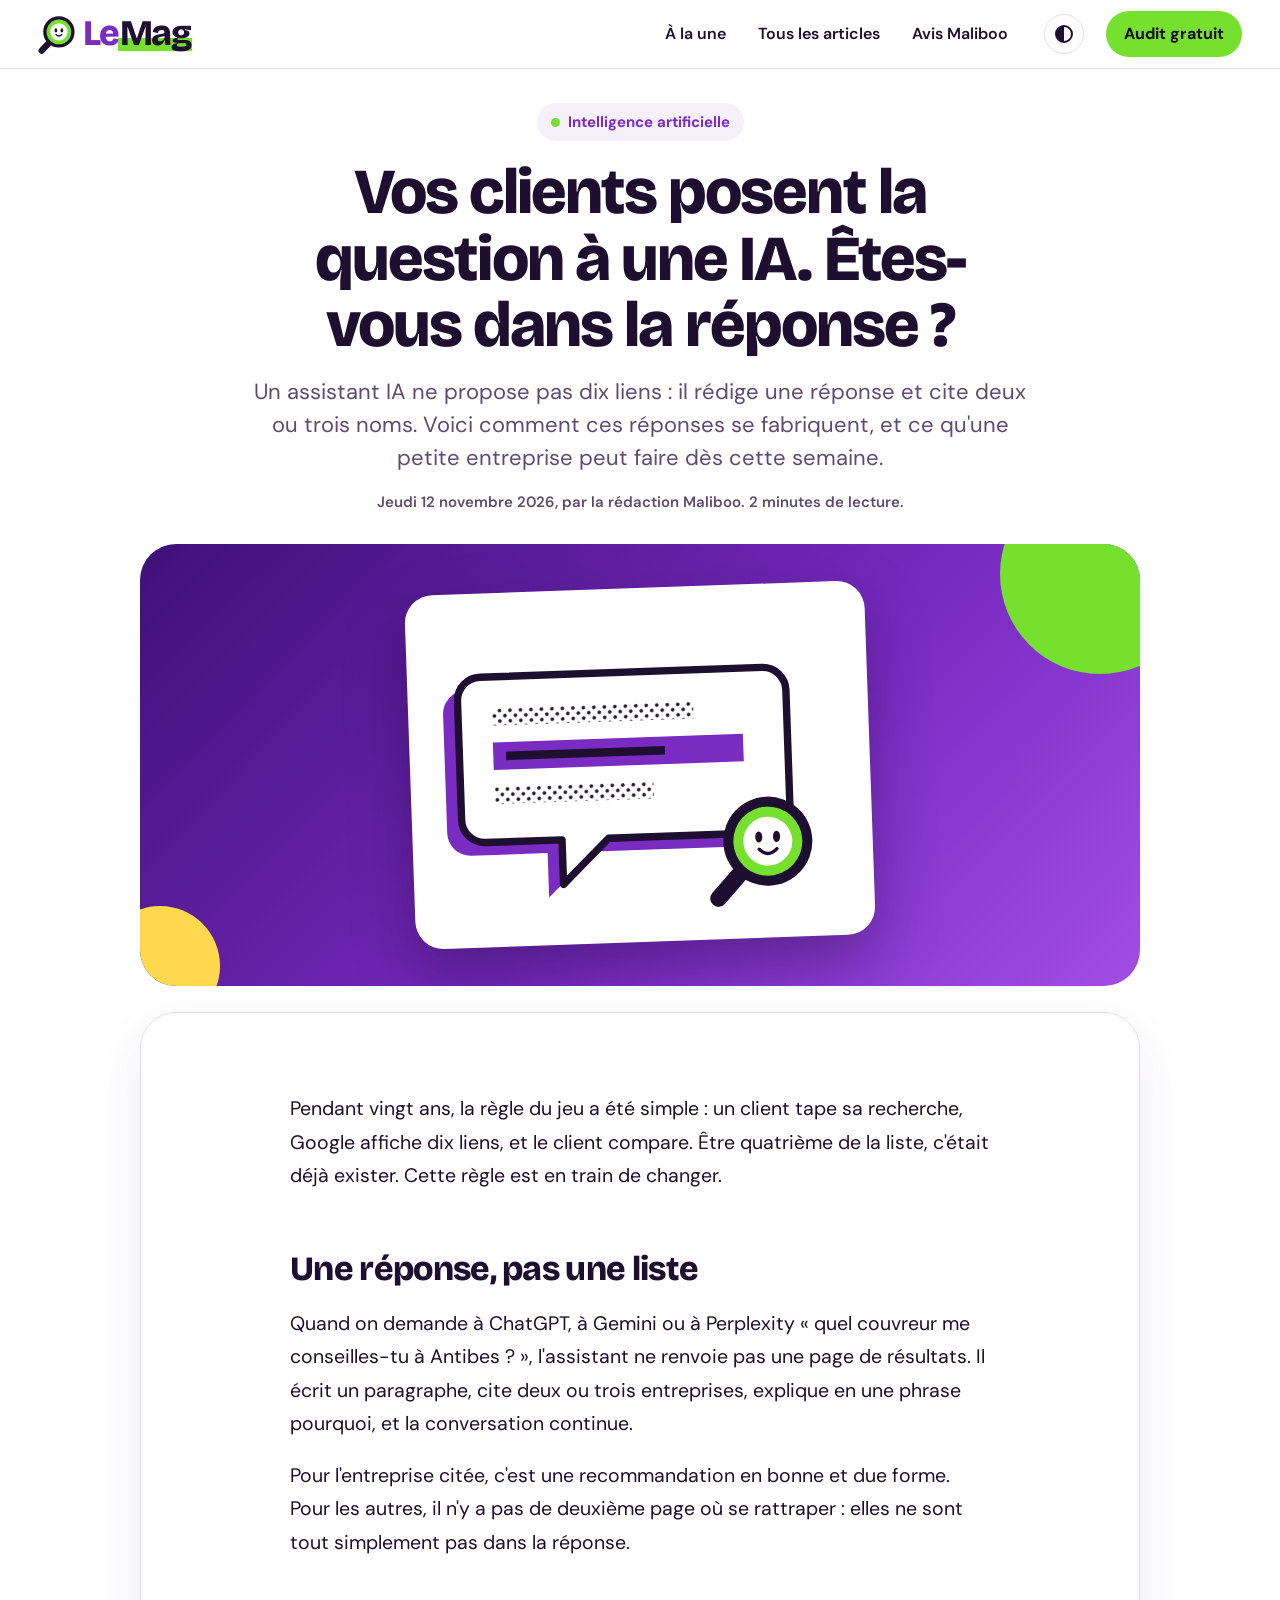
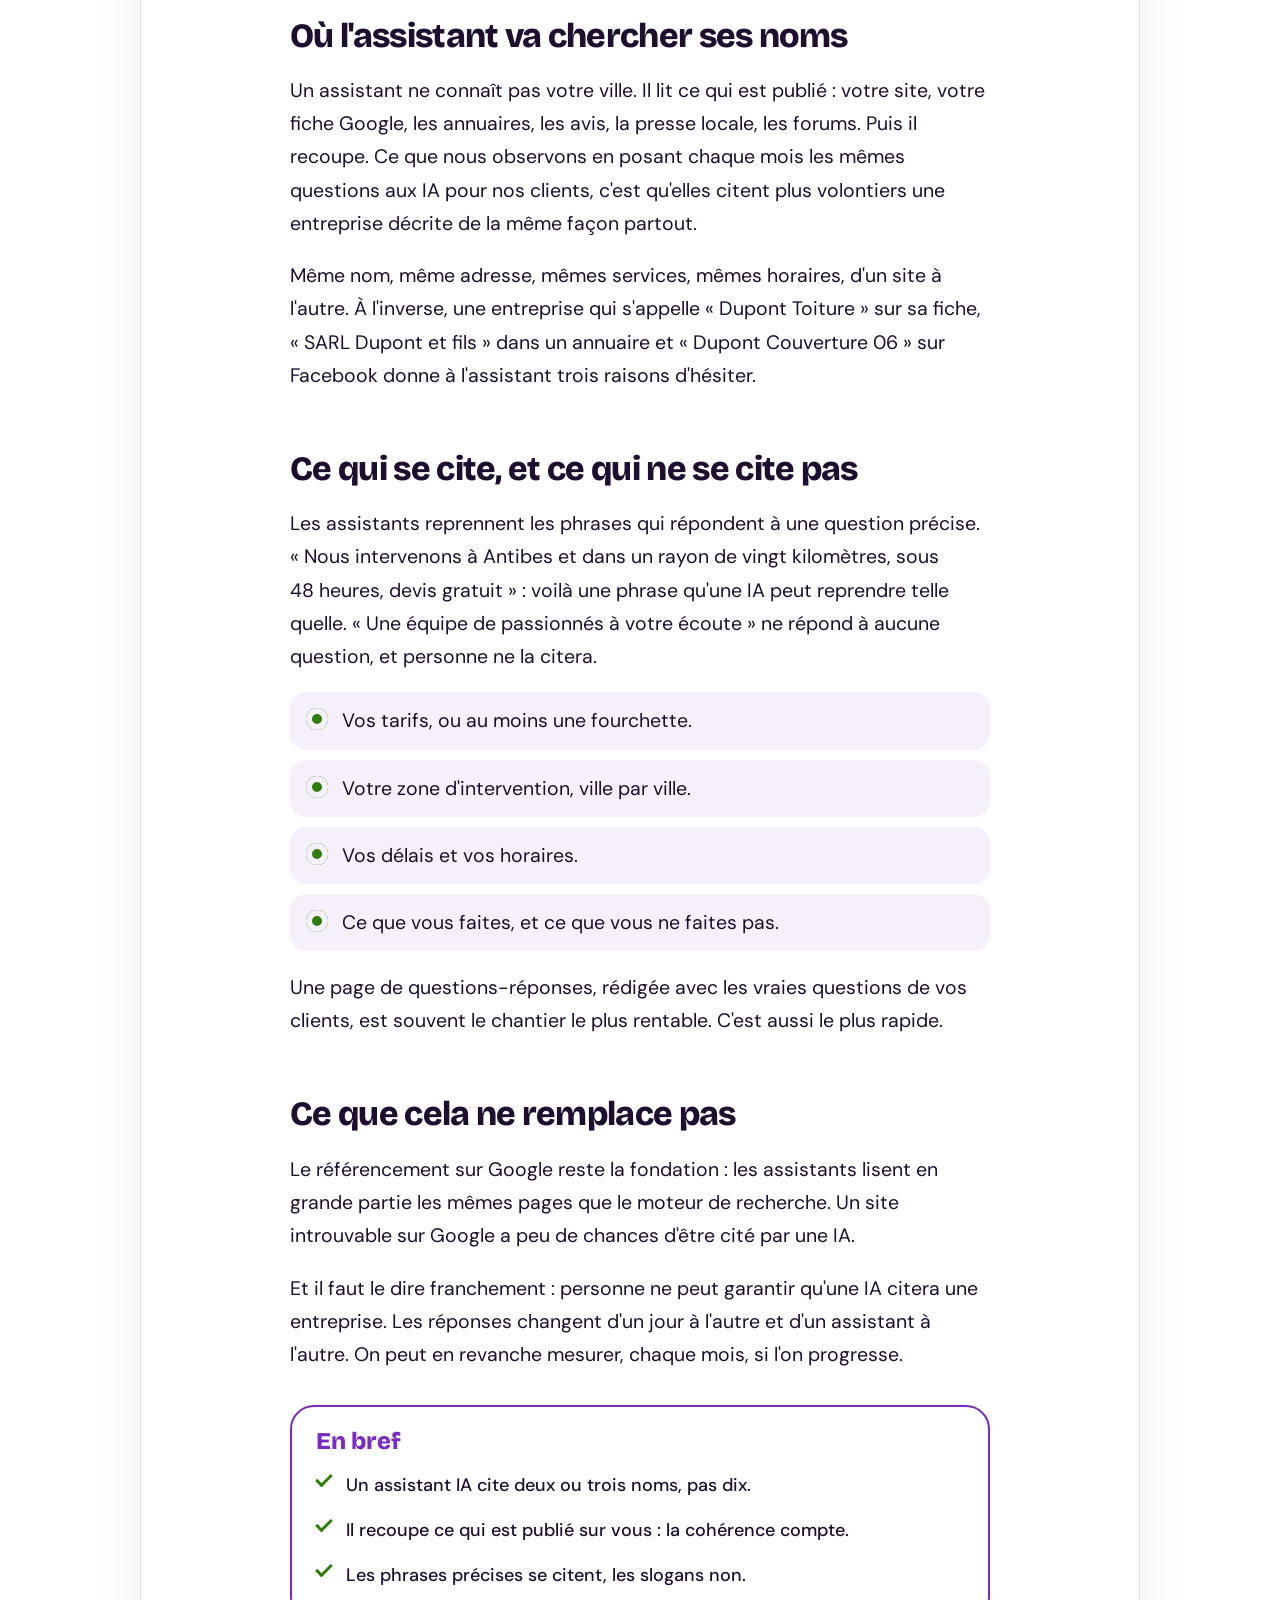
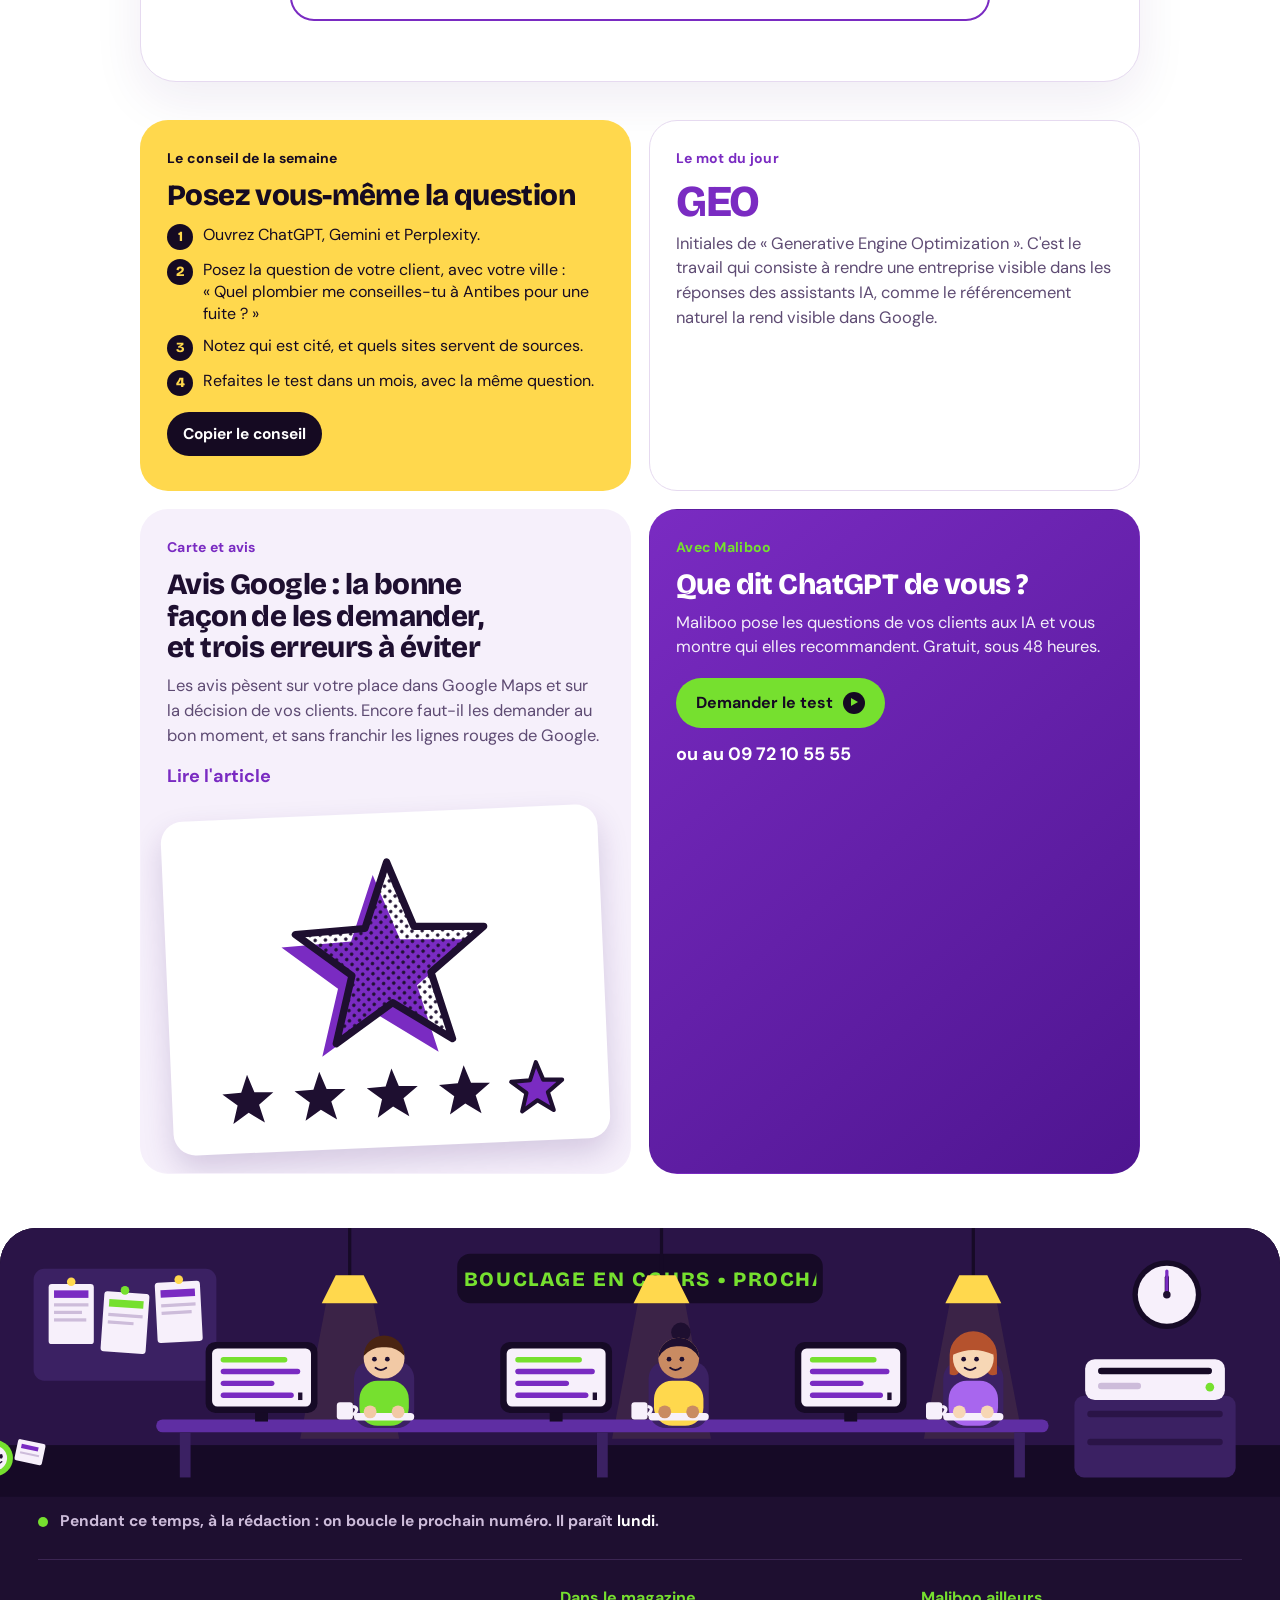
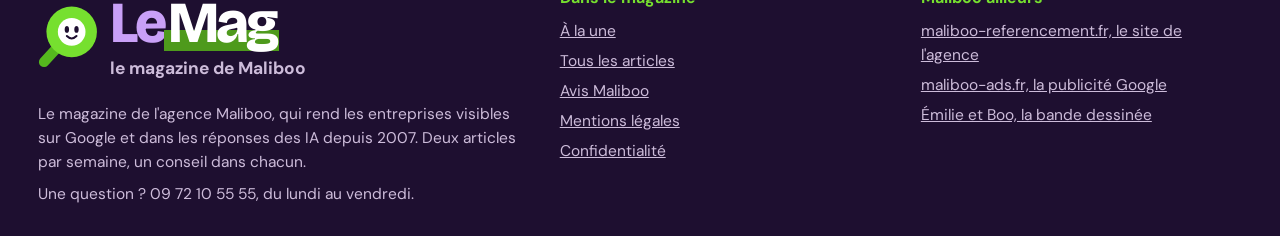
<file: docs/vos-clients-posent-la-question-a-une-ia/index.html>
<!doctype html><html lang="fr"><head><meta charset="utf-8"><meta name="viewport" content="width=device-width,initial-scale=1,viewport-fit=cover"><meta name="theme-color" content="#7A2BC2"><title>Être cité par ChatGPT et Gemini : ce qu&#x27;une petite entreprise peut faire | Le Mag Maliboo</title><meta name="claude:viewport-fit-sides" content="cover"><meta name="description" content="Les assistants IA répondent par un texte et citent deux ou trois noms. Comment ces réponses se fabriquent, et ce qu&#x27;une petite entreprise peut faire dès cette semaine pour y figurer."><link rel="canonical" href="https://www.referencement-maliboo.com/vos-clients-posent-la-question-a-une-ia/"><meta property="og:type" content="article"><meta property="og:site_name" content="Le Mag Maliboo"><meta property="og:locale" content="fr_FR"><meta property="og:title" content="Être cité par ChatGPT et Gemini : ce qu&#x27;une petite entreprise peut faire | Le Mag Maliboo"><meta property="og:description" content="Les assistants IA répondent par un texte et citent deux ou trois noms. Comment ces réponses se fabriquent, et ce qu&#x27;une petite entreprise peut faire dès cette semaine pour y figurer."><meta property="og:url" content="https://www.referencement-maliboo.com/vos-clients-posent-la-question-a-une-ia/"><link rel="alternate" type="application/rss+xml" title="Le Mag Maliboo" href="https://www.referencement-maliboo.com/flux.xml"><link rel="preconnect" href="https://fonts.googleapis.com"><link rel="preconnect" href="https://fonts.gstatic.com" crossorigin><link rel="stylesheet" href="https://fonts.googleapis.com/css2?family=Bricolage+Grotesque:opsz,wght@12..96,500..800&family=DM+Sans:ital,opsz,wght@0,9..40,400..700;1,9..40,400..700&display=swap"><link rel="icon" href="../favicon.svg" type="image/svg+xml"><link rel="stylesheet" href="../assets/mag.css"><script type="application/ld+json">{"@context": "https://schema.org", "@graph": [{"@type": "Organization", "@id": "https://www.referencement-maliboo.com/#maliboo", "name": "Maliboo", "url": "https://www.maliboo-referencement.fr/", "telephone": "+33972105555"}, {"@type": "Article", "headline": "Vos clients posent la question à une IA. Êtes-vous dans la réponse ?", "description": "Les assistants IA répondent par un texte et citent deux ou trois noms. Comment ces réponses se fabriquent, et ce qu'une petite entreprise peut faire dès cette semaine pour y figurer.", "datePublished": "2026-11-12", "dateModified": "2026-11-12", "inLanguage": "fr", "articleSection": "Intelligence artificielle", "mainEntityOfPage": "https://www.referencement-maliboo.com/vos-clients-posent-la-question-a-une-ia/", "author": {"@id": "https://www.referencement-maliboo.com/#maliboo"}, "publisher": {"@id": "https://www.referencement-maliboo.com/#maliboo"}}, {"@type": "BreadcrumbList", "itemListElement": [{"@type": "ListItem", "position": 1, "name": "Le Mag Maliboo", "item": "https://www.referencement-maliboo.com/"}, {"@type": "ListItem", "position": 2, "name": "Vos clients posent la question à une IA. Êtes-vous dans la réponse ?", "item": "https://www.referencement-maliboo.com/vos-clients-posent-la-question-a-une-ia/"}]}]}</script></head><body><a class="evite" href="#contenu">Aller au contenu</a><div class="lecture" aria-hidden="true"></div><header class="barre"><div class="w"><a class="logo" href="../" aria-label="Le Mag, le magazine de Maliboo : retour à la une"><svg viewBox="-56 -48 108 108" aria-hidden="true"><path class="manche" d="M-22,24 L-46,50" stroke-width="17" stroke-linecap="round" fill="none"/><circle class="anneau" r="42"/><circle class="lentille" r="33"/><circle class="verre" r="23"/><ellipse class="oeil" cx="-8" cy="-4" rx="3.6" ry="5.6" fill="#1E0F30"/><ellipse class="oeil" cx="8" cy="-4" rx="3.6" ry="5.6" fill="#1E0F30"/><path d="M-8,7 q8,8 16,0" stroke="#1E0F30" stroke-width="3.4" fill="none" stroke-linecap="round"/></svg><span aria-hidden="true"><u>Le</u><mark>Mag</mark></span></a><nav aria-label="Rubriques"><a href="../">À la une</a><a href="../articles/">Tous les articles</a><a href="../avis-maliboo/">Avis Maliboo</a></nav><button class="ed" type="button" data-edition aria-label="Passer du mode clair au mode sombre"><i class="lune" aria-hidden="true"></i></button><a class="cta" href="https://www.maliboo-referencement.fr/agence-seo-resultats-garantis/">Audit gratuit</a></div></header><main id="contenu"><div class="w"><article><header class="art-tete"><a class="puce" href="../articles/">Intelligence artificielle</a><h1>Vos clients posent la question à une IA. Êtes-vous dans la réponse ?</h1><p class="chapeau">Un assistant IA ne propose pas dix liens : il rédige une réponse et cite deux ou trois noms. Voici comment ces réponses se fabriquent, et ce qu&#x27;une petite entreprise peut faire dès cette semaine.</p><p class="meta"><time datetime="2026-11-12">Jeudi 12 novembre 2026</time>, par la rédaction Maliboo. 2 minutes de lecture.</p></header><div class="art-couv"><i class="bulle b1"></i><i class="bulle b2"></i><figure class="vignette"><svg viewBox="0 0 400 300" role="img" aria-label="Illustration : Vos clients posent la question à une IA. Êtes-vous dans la réponse ?"><defs><pattern id="trame" width="7" height="7" patternUnits="userSpaceOnUse" patternTransform="rotate(45)"><circle cx="3.5" cy="3.5" r="1.7" class="tr"/></pattern><pattern id="trame2" width="5" height="5" patternUnits="userSpaceOnUse" patternTransform="rotate(45)"><circle cx="2.5" cy="2.5" r=".9" class="tr"/></pattern></defs><g class="v"><path d="M52,62 h266 a22,22 0 0 1 22,22 v112 a22,22 0 0 1 -22,22 h-150 l-44,42 v-42 h-72 a22,22 0 0 1 -22,-22 v-112 a22,22 0 0 1 22,-22z" class="ver" transform="translate(-14,12)"/></g><path d="M52,62 h266 a22,22 0 0 1 22,22 v112 a22,22 0 0 1 -22,22 h-150 l-44,42 v-42 h-72 a22,22 0 0 1 -22,-22 v-112 a22,22 0 0 1 22,-22z" class="pap"/><path d="M52,62 h266 a22,22 0 0 1 22,22 v112 a22,22 0 0 1 -22,22 h-150 l-44,42 v-42 h-72 a22,22 0 0 1 -22,-22 v-112 a22,22 0 0 1 22,-22z" class="s-enc" stroke-width="7" stroke-linejoin="round"/><rect x="62" y="92" width="190" height="16" fill="url(#trame)"/><g class="v"><rect x="62" y="124" width="236" height="26" class="ver"/></g><rect x="74" y="133" width="150" height="8" class="enc"/><rect x="62" y="166" width="150" height="16" fill="url(#trame)"/><g transform="translate(318,226) scale(1.05)"><path d="M-20,22 L-46,50" class="s-enc" stroke-width="15" stroke-linecap="round"/><circle r="40" class="enc"/><circle r="31" class="ver boo"/><circle r="22" class="pap"/><ellipse cx="-8" cy="-4" rx="3.2" ry="5" class="enc oeil"/><ellipse cx="8" cy="-4" rx="3.2" ry="5" class="enc oeil"/><path d="M-8,7 q8,8 16,0" class="s-enc" stroke-width="3" stroke-linecap="round"/></g></svg></figure></div><div class="feuille"><div class="texte"><p>Pendant vingt ans, la règle du jeu a été simple : un client tape sa recherche, Google affiche dix liens, et le client compare. Être quatrième de la liste, c&#x27;était déjà exister. Cette règle est en train de changer.</p><h2>Une réponse, pas une liste</h2><p>Quand on demande à ChatGPT, à Gemini ou à Perplexity « quel couvreur me conseilles-tu à Antibes ? », l&#x27;assistant ne renvoie pas une page de résultats. Il écrit un paragraphe, cite deux ou trois entreprises, explique en une phrase pourquoi, et la conversation continue.</p><p>Pour l&#x27;entreprise citée, c&#x27;est une recommandation en bonne et due forme. Pour les autres, il n&#x27;y a pas de deuxième page où se rattraper : elles ne sont tout simplement pas dans la réponse.</p><h2>Où l&#x27;assistant va chercher ses noms</h2><p>Un assistant ne connaît pas votre ville. Il lit ce qui est publié : votre site, votre fiche Google, les annuaires, les avis, la presse locale, les forums. Puis il recoupe. Ce que nous observons en posant chaque mois les mêmes questions aux IA pour nos clients, c&#x27;est qu&#x27;elles citent plus volontiers une entreprise décrite de la même façon partout.</p><p>Même nom, même adresse, mêmes services, mêmes horaires, d&#x27;un site à l&#x27;autre. À l&#x27;inverse, une entreprise qui s&#x27;appelle « Dupont Toiture » sur sa fiche, « SARL Dupont et fils » dans un annuaire et « Dupont Couverture 06 » sur Facebook donne à l&#x27;assistant trois raisons d&#x27;hésiter.</p><h2>Ce qui se cite, et ce qui ne se cite pas</h2><p>Les assistants reprennent les phrases qui répondent à une question précise. « Nous intervenons à Antibes et dans un rayon de vingt kilomètres, sous 48 heures, devis gratuit » : voilà une phrase qu&#x27;une IA peut reprendre telle quelle. « Une équipe de passionnés à votre écoute » ne répond à aucune question, et personne ne la citera.</p><ul class="pts"><li><span>Vos tarifs, ou au moins une fourchette.</span></li><li><span>Votre zone d&#x27;intervention, ville par ville.</span></li><li><span>Vos délais et vos horaires.</span></li><li><span>Ce que vous faites, et ce que vous ne faites pas.</span></li></ul><p>Une page de questions-réponses, rédigée avec les vraies questions de vos clients, est souvent le chantier le plus rentable. C&#x27;est aussi le plus rapide.</p><h2>Ce que cela ne remplace pas</h2><p>Le référencement sur Google reste la fondation : les assistants lisent en grande partie les mêmes pages que le moteur de recherche. Un site introuvable sur Google a peu de chances d&#x27;être cité par une IA.</p><p>Et il faut le dire franchement : personne ne peut garantir qu&#x27;une IA citera une entreprise. Les réponses changent d&#x27;un jour à l&#x27;autre et d&#x27;un assistant à l&#x27;autre. On peut en revanche mesurer, chaque mois, si l&#x27;on progresse.</p></div><div class="bref"><h3>En bref</h3><ul><li>Un assistant IA cite deux ou trois noms, pas dix.</li><li>Il recoupe ce qui est publié sur vous : la cohérence compte.</li><li>Les phrases précises se citent, les slogans non.</li></ul></div></div></article><div class="apres"><div class="bento"><aside class="carte c-conseil coupon"><span class="etq">Le conseil de la semaine</span><h3>Posez vous-même la question</h3><ol><li><span>Ouvrez ChatGPT, Gemini et Perplexity.</span></li><li><span>Posez la question de votre client, avec votre ville : « Quel plombier me conseilles-tu à Antibes pour une fuite ? »</span></li><li><span>Notez qui est cité, et quels sites servent de sources.</span></li><li><span>Refaites le test dans un mois, avec la même question.</span></li></ol><button type="button" data-copie="Posez vous-même la question
1. Ouvrez ChatGPT, Gemini et Perplexity.
2. Posez la question de votre client, avec votre ville : « Quel plombier me conseilles-tu à Antibes pour une fuite ? »
3. Notez qui est cité, et quels sites servent de sources.
4. Refaites le test dans un mois, avec la même question.
(Le Mag Maliboo)">Copier le conseil</button><span class="ok" role="status"></span></aside><div class="carte c-mot"><span class="etq">Le mot du jour</span><dfn>GEO</dfn><p>Initiales de « Generative Engine Optimization ». C&#x27;est le travail qui consiste à rendre une entreprise visible dans les réponses des assistants IA, comme le référencement naturel la rend visible dans Google.</p></div><article class="carte c-art"><div><span class="etq">Carte et avis</span><h3><a href="../avis-google-la-bonne-facon-de-les-demander/">Avis Google : la bonne façon de les demander, et trois erreurs à éviter</a></h3><p>Les avis pèsent sur votre place dans Google Maps et sur la décision de vos clients. Encore faut-il les demander au bon moment, et sans franchir les lignes rouges de Google.</p><span class="lien">Lire l'article</span></div><figure class="vignette"><svg viewBox="0 0 400 300" role="img" aria-label="Illustration : Avis Google : la bonne façon de les demander, et trois erreurs à éviter"><defs><pattern id="trame" width="7" height="7" patternUnits="userSpaceOnUse" patternTransform="rotate(45)"><circle cx="3.5" cy="3.5" r="1.7" class="tr"/></pattern><pattern id="trame2" width="5" height="5" patternUnits="userSpaceOnUse" patternTransform="rotate(45)"><circle cx="2.5" cy="2.5" r=".9" class="tr"/></pattern></defs><g class="v"><polygon points="206.0,36.0 229.7,99.4 297.3,102.3 244.3,144.5 262.4,209.7 206.0,172.3 149.6,209.7 167.7,144.5 114.7,102.3 182.3,99.4" class="ver" transform="translate(-14,12)"/></g><polygon points="206.0,36.0 229.7,99.4 297.3,102.3 244.3,144.5 262.4,209.7 206.0,172.3 149.6,209.7 167.7,144.5 114.7,102.3 182.3,99.4" fill="url(#trame)"/><polygon points="206.0,36.0 229.7,99.4 297.3,102.3 244.3,144.5 262.4,209.7 206.0,172.3 149.6,209.7 167.7,144.5 114.7,102.3 182.3,99.4" class="s-enc" stroke-width="7" stroke-linejoin="round"/><polygon points="62.0,236.0 68.4,253.2 86.7,254.0 72.4,265.4 77.3,283.0 62.0,272.9 46.7,283.0 51.6,265.4 37.3,254.0 55.6,253.2" class="enc"/><polygon points="132.0,236.0 138.4,253.2 156.7,254.0 142.4,265.4 147.3,283.0 132.0,272.9 116.7,283.0 121.6,265.4 107.3,254.0 125.6,253.2" class="enc"/><polygon points="202.0,236.0 208.4,253.2 226.7,254.0 212.4,265.4 217.3,283.0 202.0,272.9 186.7,283.0 191.6,265.4 177.3,254.0 195.6,253.2" class="enc"/><polygon points="272.0,236.0 278.4,253.2 296.7,254.0 282.4,265.4 287.3,283.0 272.0,272.9 256.7,283.0 261.6,265.4 247.3,254.0 265.6,253.2" class="enc"/><g class="v"><polygon points="342.0,236.0 348.4,253.2 366.7,254.0 352.4,265.4 357.3,283.0 342.0,272.9 326.7,283.0 331.6,265.4 317.3,254.0 335.6,253.2" class="ver"/></g><polygon points="342.0,236.0 348.4,253.2 366.7,254.0 352.4,265.4 357.3,283.0 342.0,272.9 326.7,283.0 331.6,265.4 317.3,254.0 335.6,253.2" class="s-enc" stroke-width="4" stroke-linejoin="round"/></svg></figure></article><aside class="carte c-annonce"><span class="etq">Avec Maliboo</span><h3>Que dit ChatGPT de vous ?</h3><p>Maliboo pose les questions de vos clients aux IA et vous montre qui elles recommandent. Gratuit, sous 48 heures.</p><a class="bouton" href="https://www.maliboo-referencement.fr/agence-geo-referencement-ia/">Demander le test<i aria-hidden="true"></i></a><span class="tel">ou au 09 72 10 55 55</span></aside></div></div></div></main><footer class="pied"><svg class="redac" viewBox="0 0 1200 250" preserveAspectRatio="xMidYMax slice" role="img" aria-label="La rédaction du Mag au travail : trois journalistes tapent leurs articles, l'imprimante sort des pages, Boo court porter une feuille."><defs><clipPath id="ledc"><rect x="436" y="30" width="328" height="34" rx="8"/></clipPath></defs><rect width="1200" height="250" fill="#1E0F30"/><rect width="1200" height="202" fill="#2A1447"/><rect y="202" width="1200" height="48" fill="#160A26"/><rect x="36" y="38" width="170" height="104" rx="10" fill="#3B2163"/><g fill="#F7F0FB"><rect x="50" y="52" width="42" height="56" rx="3"/><rect x="100" y="60" width="42" height="56" rx="3" transform="rotate(4 121 88)"/><rect x="150" y="50" width="42" height="56" rx="3" transform="rotate(-3 171 78)"/></g><g fill="#7A2BC2"><rect x="55" y="58" width="32" height="7"/><rect x="155" y="57" width="32" height="7" transform="rotate(-3 171 78)"/></g><rect x="105" y="67" width="32" height="7" fill="#76E02F" transform="rotate(4 121 88)"/><g fill="#CDBCDA"><rect x="55" y="70" width="32" height="3"/><rect x="55" y="77" width="26" height="3"/><rect x="55" y="84" width="30" height="3"/><rect x="105" y="80" width="32" height="3" transform="rotate(4 121 88)"/><rect x="105" y="87" width="24" height="3" transform="rotate(4 121 88)"/><rect x="155" y="70" width="32" height="3" transform="rotate(-3 171 78)"/><rect x="155" y="77" width="28" height="3" transform="rotate(-3 171 78)"/></g><circle cx="71" cy="50" r="4" fill="#FFD84D"/><circle cx="121" cy="58" r="4" fill="#76E02F"/><circle cx="171" cy="48" r="4" fill="#FFD84D"/><rect x="430" y="24" width="340" height="46" rx="12" fill="#160A26"/><g clip-path="url(#ledc)"><text class="fil-led" data-led x="436" y="54" font-size="19" fill="#76E02F" letter-spacing="1.5">BOUCLAGE EN COURS   •   PROCHAIN NUMÉRO LUNDI ET JEUDI   •   DEUX ARTICLES PAR SEMAINE</text></g><circle cx="1090" cy="62" r="32" fill="#160A26"/><circle cx="1090" cy="62" r="27" fill="#F7F0FB"/><path class="aig aig2" d="M1090,62 V46" stroke="#1E0F30" stroke-width="4" stroke-linecap="round"/><path class="aig" d="M1090,62 V40" stroke="#7A2BC2" stroke-width="3" stroke-linecap="round"/><circle cx="1090" cy="62" r="3.5" fill="#1E0F30"/><g class="lampe l1" style="transform-origin:330px 0px"><path d="M330,0 V44" stroke="#160A26" stroke-width="3"/><path d="M284,196 L308,70 H352 L376,196 Z" fill="#FFD84D" opacity=".08"/><path d="M304,70 L317,44 H343 L356,70 Z" fill="#FFD84D"/></g><g class="lampe l2" style="transform-origin:620px 0px"><path d="M620,0 V44" stroke="#160A26" stroke-width="3"/><path d="M574,196 L598,70 H642 L666,196 Z" fill="#FFD84D" opacity=".08"/><path d="M594,70 L607,44 H633 L646,70 Z" fill="#FFD84D"/></g><g class="lampe l3" style="transform-origin:910px 0px"><path d="M910,0 V44" stroke="#160A26" stroke-width="3"/><path d="M864,196 L888,70 H932 L956,196 Z" fill="#FFD84D" opacity=".08"/><path d="M884,70 L897,44 H923 L936,70 Z" fill="#FFD84D"/></g><rect x="150" y="178" width="830" height="12" rx="6" fill="#5F2EA3"/><g fill="#3B2163"><rect x="172" y="190" width="10" height="42"/><rect x="560" y="190" width="10" height="42"/><rect x="948" y="190" width="10" height="42"/></g><rect x="196" y="106" width="104" height="66" rx="9" fill="#160A26"/><rect x="202" y="112" width="92" height="54" rx="5" fill="#F7F0FB"/><rect class="lg lg1" x="210" y="120" width="62" height="5" rx="2.5" fill="#76E02F" style="animation-delay:0.0s"/><rect class="lg lg2" x="210" y="131" width="74" height="5" rx="2.5" fill="#7A2BC2" style="animation-delay:0.5s"/><rect class="lg lg3" x="210" y="142" width="50" height="5" rx="2.5" fill="#7A2BC2" style="animation-delay:1.0s"/><rect class="lg lg4" x="210" y="153" width="68" height="5" rx="2.5" fill="#7A2BC2" style="animation-delay:1.5s"/><rect class="curseur" x="282" y="153" width="4" height="7" fill="#1E0F30"/><rect x="242" y="172" width="12" height="8" fill="#160A26"/><rect x="334" y="124" width="56" height="62" rx="16" fill="#3B2163"/><rect x="339" y="142" width="46" height="42" rx="17" fill="#76E02F"/><g class="tete t1"><circle cx="362" cy="121" r="19" fill="#F2C9A5"/><path d="M343,119 a19,19 0 0 1 38,0 q-8,-9 -19,-8 q-11,-1 -19,8z" fill="#4A2412"/><circle cx="353" cy="122" r="2.2" fill="#1E0F30"/><circle cx="365" cy="122" r="2.2" fill="#1E0F30"/><path d="M354,130 q5,4 10,0" stroke="#1E0F30" stroke-width="1.8" fill="none" stroke-linecap="round"/></g><rect x="334" y="172" width="56" height="7" rx="3.5" fill="#F7F0FB"/><circle class="main m1" cx="349" cy="171" r="6" fill="#F2C9A5"/><circle class="main m2" cx="375" cy="171" r="6" fill="#F2C9A5"/><rect x="318" y="162" width="15" height="16" rx="3" fill="#F7F0FB"/><path d="M333,166 q7,1 0,8" stroke="#F7F0FB" stroke-width="3" fill="none"/><path class="vap v1" d="M322,158 q-3,-5 0,-9 q3,-4 0,-8" stroke="#CDBCDA" stroke-width="2" fill="none" stroke-linecap="round"/><path class="vap v2" d="M326,158 q-3,-5 0,-9 q3,-4 0,-8" stroke="#CDBCDA" stroke-width="2" fill="none" stroke-linecap="round"/><path class="vap v3" d="M330,158 q-3,-5 0,-9 q3,-4 0,-8" stroke="#CDBCDA" stroke-width="2" fill="none" stroke-linecap="round"/><rect x="470" y="106" width="104" height="66" rx="9" fill="#160A26"/><rect x="476" y="112" width="92" height="54" rx="5" fill="#F7F0FB"/><rect class="lg lg1" x="484" y="120" width="62" height="5" rx="2.5" fill="#76E02F" style="animation-delay:0.7s"/><rect class="lg lg2" x="484" y="131" width="74" height="5" rx="2.5" fill="#7A2BC2" style="animation-delay:1.2s"/><rect class="lg lg3" x="484" y="142" width="50" height="5" rx="2.5" fill="#7A2BC2" style="animation-delay:1.7s"/><rect class="lg lg4" x="484" y="153" width="68" height="5" rx="2.5" fill="#7A2BC2" style="animation-delay:2.2s"/><rect class="curseur" x="556" y="153" width="4" height="7" fill="#1E0F30"/><rect x="516" y="172" width="12" height="8" fill="#160A26"/><rect x="608" y="124" width="56" height="62" rx="16" fill="#3B2163"/><rect x="613" y="142" width="46" height="42" rx="17" fill="#FFD84D"/><g class="tete t2"><circle cx="638" cy="97" r="9" fill="#1E0F30"/><circle cx="636" cy="121" r="19" fill="#C98B62"/><path d="M617,121 a19,19 0 0 1 38,0 q-6,-12 -19,-11 q-13,-1 -19,11z" fill="#1E0F30"/><circle cx="627" cy="122" r="2.2" fill="#1E0F30"/><circle cx="639" cy="122" r="2.2" fill="#1E0F30"/><path d="M628,130 q5,4 10,0" stroke="#1E0F30" stroke-width="1.8" fill="none" stroke-linecap="round"/></g><rect x="608" y="172" width="56" height="7" rx="3.5" fill="#F7F0FB"/><circle class="main m3" cx="623" cy="171" r="6" fill="#C98B62"/><circle class="main m4" cx="649" cy="171" r="6" fill="#C98B62"/><rect x="592" y="162" width="15" height="16" rx="3" fill="#F7F0FB"/><path d="M607,166 q7,1 0,8" stroke="#F7F0FB" stroke-width="3" fill="none"/><path class="vap v1" d="M596,158 q-3,-5 0,-9 q3,-4 0,-8" stroke="#CDBCDA" stroke-width="2" fill="none" stroke-linecap="round"/><path class="vap v2" d="M600,158 q-3,-5 0,-9 q3,-4 0,-8" stroke="#CDBCDA" stroke-width="2" fill="none" stroke-linecap="round"/><path class="vap v3" d="M604,158 q-3,-5 0,-9 q3,-4 0,-8" stroke="#CDBCDA" stroke-width="2" fill="none" stroke-linecap="round"/><rect x="744" y="106" width="104" height="66" rx="9" fill="#160A26"/><rect x="750" y="112" width="92" height="54" rx="5" fill="#F7F0FB"/><rect class="lg lg1" x="758" y="120" width="62" height="5" rx="2.5" fill="#76E02F" style="animation-delay:1.4s"/><rect class="lg lg2" x="758" y="131" width="74" height="5" rx="2.5" fill="#7A2BC2" style="animation-delay:1.9s"/><rect class="lg lg3" x="758" y="142" width="50" height="5" rx="2.5" fill="#7A2BC2" style="animation-delay:2.4s"/><rect class="lg lg4" x="758" y="153" width="68" height="5" rx="2.5" fill="#7A2BC2" style="animation-delay:2.9s"/><rect class="curseur" x="830" y="153" width="4" height="7" fill="#1E0F30"/><rect x="790" y="172" width="12" height="8" fill="#160A26"/><rect x="882" y="124" width="56" height="62" rx="16" fill="#3B2163"/><rect x="887" y="142" width="46" height="42" rx="17" fill="#A866EE"/><g class="tete t3"><path d="M888,136 v-18 a22,22 0 0 1 44,0 v18 q-7,3 -9,-3 h-26 q-2,6 -9,3z" fill="#B5522D"/><circle cx="910" cy="121" r="19" fill="#F7D7B5"/><path d="M891,118 a19,19 0 0 1 38,0 q-19,-9 -38,0z" fill="#B5522D"/><circle cx="901" cy="122" r="2.2" fill="#1E0F30"/><circle cx="913" cy="122" r="2.2" fill="#1E0F30"/><path d="M902,130 q5,4 10,0" stroke="#1E0F30" stroke-width="1.8" fill="none" stroke-linecap="round"/></g><rect x="882" y="172" width="56" height="7" rx="3.5" fill="#F7F0FB"/><circle class="main m5" cx="897" cy="171" r="6" fill="#F7D7B5"/><circle class="main m6" cx="923" cy="171" r="6" fill="#F7D7B5"/><rect x="866" y="162" width="15" height="16" rx="3" fill="#F7F0FB"/><path d="M881,166 q7,1 0,8" stroke="#F7F0FB" stroke-width="3" fill="none"/><path class="vap v1" d="M870,158 q-3,-5 0,-9 q3,-4 0,-8" stroke="#CDBCDA" stroke-width="2" fill="none" stroke-linecap="round"/><path class="vap v2" d="M874,158 q-3,-5 0,-9 q3,-4 0,-8" stroke="#CDBCDA" stroke-width="2" fill="none" stroke-linecap="round"/><path class="vap v3" d="M878,158 q-3,-5 0,-9 q3,-4 0,-8" stroke="#CDBCDA" stroke-width="2" fill="none" stroke-linecap="round"/><rect x="1004" y="156" width="150" height="76" rx="9" fill="#3B2163"/><rect x="1016" y="170" width="126" height="6" rx="3" fill="#2A1447"/><rect x="1016" y="196" width="126" height="6" rx="3" fill="#2A1447"/><g class="feuille f1"><rect x="1048" y="96" width="56" height="40" rx="3" fill="#F7F0FB"/><rect x="1054" y="103" width="34" height="6" fill="#7A2BC2"/><rect x="1054" y="114" width="44" height="3" fill="#CDBCDA"/><rect x="1054" y="121" width="38" height="3" fill="#CDBCDA"/></g><g class="feuille f2"><rect x="1048" y="96" width="56" height="40" rx="3" fill="#F7F0FB"/><rect x="1054" y="103" width="34" height="6" fill="#7A2BC2"/><rect x="1054" y="114" width="44" height="3" fill="#CDBCDA"/><rect x="1054" y="121" width="38" height="3" fill="#CDBCDA"/></g><g class="feuille f3"><rect x="1048" y="96" width="56" height="40" rx="3" fill="#F7F0FB"/><rect x="1054" y="103" width="34" height="6" fill="#7A2BC2"/><rect x="1054" y="114" width="44" height="3" fill="#CDBCDA"/><rect x="1054" y="121" width="38" height="3" fill="#CDBCDA"/></g><rect x="1014" y="122" width="130" height="38" rx="9" fill="#F7F0FB"/><rect x="1026" y="130" width="106" height="6" rx="3" fill="#160A26"/><circle class="del" cx="1130" cy="148" r="4" fill="#76E02F"/><rect x="1026" y="144" width="40" height="6" rx="3" fill="#CDBCDA"/><g class="coursier"><g><g transform="translate(0,214) scale(.42)"><path d="M-20,22 L-46,50" stroke="#55B81E" stroke-width="15" stroke-linecap="round"/><circle r="40" fill="#76E02F"/><circle r="27" fill="#F7F0FB"/><ellipse cx="-2" cy="-4" rx="3.4" ry="5.2" fill="#1E0F30"/><ellipse cx="14" cy="-4" rx="3.4" ry="5.2" fill="#1E0F30"/><path d="M-1,8 q8,7 16,0" stroke="#1E0F30" stroke-width="3.4" fill="none" stroke-linecap="round"/></g><g transform="translate(22,196) rotate(12)"><rect width="26" height="20" rx="2" fill="#F7F0FB"/><rect x="4" y="4" width="16" height="4" fill="#7A2BC2"/><rect x="4" y="11" width="18" height="2" fill="#CDBCDA"/></g></g></g></svg><div class="w"><p class="legende"><i aria-hidden="true"></i><span>Pendant ce temps, à la rédaction : on boucle le prochain numéro. Il paraît <b data-prochain>lundi et jeudi</b>.</span></p><div class="g"><div><a class="logo grand" href="../" aria-label="Le Mag, le magazine de Maliboo : retour à la une"><svg viewBox="-56 -48 108 108" aria-hidden="true"><path class="manche" d="M-22,24 L-46,50" stroke-width="17" stroke-linecap="round" fill="none"/><circle class="anneau" r="42"/><circle class="lentille" r="33"/><circle class="verre" r="23"/><ellipse class="oeil" cx="-8" cy="-4" rx="3.6" ry="5.6" fill="#1E0F30"/><ellipse class="oeil" cx="8" cy="-4" rx="3.6" ry="5.6" fill="#1E0F30"/><path d="M-8,7 q8,8 16,0" stroke="#1E0F30" stroke-width="3.4" fill="none" stroke-linecap="round"/></svg><span aria-hidden="true"><u>Le</u><mark>Mag</mark><small>le magazine de Maliboo</small></span></a><p style="margin-top:20px">Le magazine de l'agence Maliboo, qui rend les entreprises visibles sur Google et dans les réponses des IA depuis 2007. Deux articles par semaine, un conseil dans chacun.</p><p style="margin-top:8px">Une question ? 09 72 10 55 55, du lundi au vendredi.</p></div><div><h3>Dans le magazine</h3><ul><li><a href="../">À la une</a></li><li><a href="../articles/">Tous les articles</a></li><li><a href="../avis-maliboo/">Avis Maliboo</a></li><li><a href="../mentions-legales/">Mentions légales</a></li><li><a href="../confidentialite/">Confidentialité</a></li></ul></div><div><h3>Maliboo ailleurs</h3><ul><li><a href="https://www.maliboo-referencement.fr/">maliboo-referencement.fr, le site de l'agence</a></li><li><a href="https://maliboo-ads.fr/">maliboo-ads.fr, la publicité Google</a></li><li><a href="https://referencement-maliboo.fr/">Émilie et Boo, la bande dessinée</a></li></ul></div></div></div></footer><script defer src="../assets/mag.js"></script></body></html>
</file>
<file: docs/assets/mag.css>
:root{--fond:#FFFFFF;--fond-2:#F6F0FB;--encre:#1E0F30;--mu:#5E4B73;--violet:#7A2BC2;--violet-f:#4E1590;--vert:#76E02F;--vert-f:#2F7D0C;--jaune:#FFD84D;--ligne:#E6DAF0;--carte:#FFFFFF;
 --titre:"Bricolage Grotesque","Trebuchet MS",system-ui,sans-serif;--texte:"DM Sans",system-ui,-apple-system,"Segoe UI",sans-serif}
@media (prefers-color-scheme:dark){:root:not([data-theme="light"]){--fond:#150A22;--fond-2:#21103A;--encre:#F7F0FB;--mu:#C9B8D9;--violet:#A866EE;--violet-f:#4E1590;--vert-f:#8DEB4E;--ligne:#3B2552;--carte:#21103A;color-scheme:dark}}
:root[data-theme="dark"]{--fond:#150A22;--fond-2:#21103A;--encre:#F7F0FB;--mu:#C9B8D9;--violet:#A866EE;--violet-f:#4E1590;--vert-f:#8DEB4E;--ligne:#3B2552;--carte:#21103A;color-scheme:dark}
*,*::before,*::after{box-sizing:border-box}
html{-webkit-text-size-adjust:100%;scroll-behavior:smooth}
body{margin:0;background:var(--fond);color:var(--encre);font:400 18px/1.6 var(--texte);-webkit-font-smoothing:antialiased;overflow-x:hidden}
a{color:inherit}
:focus-visible{outline:3px solid var(--vert);outline-offset:3px;border-radius:8px}
img,svg{max-width:100%;display:block}
h1,h2,h3,p,ul,ol,figure{margin:0}ul,ol{padding:0;list-style:none}
button{font:inherit;color:inherit;background:none;border:0;padding:0;cursor:pointer}
.w{max-width:1240px;margin-inline:auto;padding-left:max(18px,env(safe-area-inset-left,0px));padding-right:max(18px,env(safe-area-inset-right,0px))}
.lecture{position:fixed;top:0;left:0;height:4px;width:100%;background:var(--vert);transform-origin:left;transform:scaleX(0);z-index:60}

/* barre du haut */
.barre{position:sticky;top:env(safe-area-inset-top,0px);z-index:40;background:color-mix(in srgb,var(--fond) 86%,transparent);backdrop-filter:blur(14px);-webkit-backdrop-filter:blur(14px);border-bottom:1px solid var(--ligne)}
.barre .w{display:flex;align-items:center;gap:10px 22px;padding-block:10px;flex-wrap:wrap}
.logo{display:flex;align-items:center;gap:10px;text-decoration:none;font:800 25px/1 var(--titre);letter-spacing:-.02em}
.logo svg{width:40px;height:40px}
.logo small{font:600 13px/1 var(--texte);color:var(--mu);display:block;margin-top:3px;letter-spacing:0}
.barre nav{display:flex;gap:4px;margin-left:auto;flex-wrap:wrap}
.barre nav a{text-decoration:none;font-weight:600;font-size:16px;padding:8px 14px;border-radius:999px}
.barre nav a:hover,.barre nav a[aria-current]{background:var(--fond-2)}
.barre .ed{width:40px;height:40px;border-radius:50%;border:1px solid var(--ligne);display:grid;place-items:center}
.lune{width:18px;height:18px;border-radius:50%;border:2px solid var(--encre);background:linear-gradient(90deg,var(--encre) 50%,transparent 50%);display:block}
.cta{font-weight:700;font-size:16px;text-decoration:none;padding:10px 18px;border-radius:999px;background:var(--vert);color:#150A22;transition:transform .2s}
.cta:hover{transform:translateY(-2px)}

/* couverture */
.couv{position:relative;overflow:hidden;border-radius:36px;margin-top:22px;padding:clamp(26px,4.5vw,60px);color:#fff;background:linear-gradient(135deg,#3F1078 0%,#7A2BC2 55%,#A04EE6 100%);display:grid;grid-template-columns:minmax(0,1.25fr) minmax(0,.9fr);gap:30px 44px;align-items:center}
.couv .bulle{position:absolute;border-radius:50%;pointer-events:none;animation:flotte 9s ease-in-out infinite}
.couv .b1{width:260px;height:260px;right:-70px;top:-90px;background:var(--vert);opacity:.9}
.couv .b2{width:150px;height:150px;left:42%;bottom:-70px;background:var(--jaune);animation-delay:-3s}
.couv .b3{width:90px;height:90px;left:-30px;top:38%;background:#fff;opacity:.16;animation-delay:-5s}
@keyframes flotte{0%,100%{transform:translate(0,0)}50%{transform:translate(14px,-22px)}}
.couv>div,.couv>figure{position:relative;z-index:1;min-width:0}
.puce{display:inline-flex;align-items:center;gap:8px;font-weight:700;font-size:15px;padding:7px 14px;border-radius:999px;background:#fff;color:#4E1590;text-decoration:none}
.puce::before{content:"";width:9px;height:9px;border-radius:50%;background:var(--vert)}
.couv h1{font:800 clamp(36px,5vw,70px)/1.02 var(--titre);letter-spacing:-.03em;margin:18px 0 16px;text-wrap:balance}
.couv h1 a{text-decoration:none}
.couv .chapeau{font-size:clamp(18px,1.6vw,21px);line-height:1.5;opacity:.92;max-width:34em}
.couv .actions{display:flex;gap:12px 18px;flex-wrap:wrap;align-items:center;margin-top:24px}
.bouton{display:inline-flex;align-items:center;gap:10px;font-weight:700;font-size:17px;text-decoration:none;padding:14px 24px;border-radius:999px;background:var(--vert);color:#150A22;transition:transform .2s,box-shadow .2s}
.bouton:hover{transform:translateY(-3px);box-shadow:0 12px 26px rgba(20,5,40,.28)}
.bouton i{width:22px;height:22px;border-radius:50%;background:#150A22;position:relative;flex:none}
.bouton i::after{content:"";position:absolute;left:8px;top:6.5px;border-left:7px solid var(--vert);border-top:4.5px solid transparent;border-bottom:4.5px solid transparent}
.temps{font-size:15px;opacity:.85}
.vignette{background:#fff;border-radius:28px;padding:18px;transform:rotate(3deg);box-shadow:0 26px 60px rgba(20,5,40,.35);transition:transform .5s cubic-bezier(.2,.8,.2,1)}
.couv:hover .vignette{transform:rotate(0) scale(1.02)}
.vignette svg{width:100%;height:auto}
.enc{fill:#1E0F30}.ver{fill:#7A2BC2}.boo{fill:#76E02F}.pap{fill:#fff}.tr{fill:#1E0F30}
.s-enc{stroke:#1E0F30;fill:none}.s-ver{stroke:#7A2BC2;fill:none}
.oeil{transform-box:fill-box;transform-origin:center;animation:cligne 6s infinite}
@keyframes cligne{0%,94%,100%{transform:scaleY(1)}97%{transform:scaleY(.1)}}

/* bandeau de conseils */
.defile{margin:26px 0 6px;overflow:hidden;display:flex;-webkit-mask-image:linear-gradient(90deg,transparent,#000 6%,#000 94%,transparent);mask-image:linear-gradient(90deg,transparent,#000 6%,#000 94%,transparent)}
.defile .bande{display:flex;flex:none;animation:defile 55s linear infinite}
.defile:hover .bande,.defile.pause .bande{animation-play-state:paused}
.defile span{flex:none;margin-right:12px;padding:9px 18px;border-radius:999px;background:var(--fond-2);font-weight:600;font-size:15.5px;white-space:nowrap}
.defile span:nth-child(3n+1){background:var(--vert);color:#150A22}
.defile span:nth-child(3n+2){background:var(--jaune);color:#150A22}
@keyframes defile{to{transform:translateX(-50%)}}

/* cartes */
.entete{display:flex;align-items:baseline;justify-content:space-between;gap:12px;margin:38px 0 16px}
.entete h2{font:800 clamp(28px,3.2vw,40px)/1.05 var(--titre);letter-spacing:-.025em}
.entete a{font-weight:700;color:var(--violet)}
.bento{display:grid;grid-template-columns:repeat(6,minmax(0,1fr));gap:18px}
.carte{border-radius:28px;padding:26px;min-width:0;position:relative;overflow:hidden;border:1px solid var(--ligne);background:var(--carte);transition:transform .35s cubic-bezier(.2,.8,.2,1),box-shadow .35s,opacity .7s}
.carte:hover{transform:translateY(-6px);box-shadow:0 22px 44px rgba(60,20,110,.16)}
.js .carte.attend{opacity:0;transform:translateY(34px)}
.carte h3{font:800 clamp(24px,2.3vw,31px)/1.08 var(--titre);letter-spacing:-.02em;text-wrap:balance}
.carte h3 a{text-decoration:none}
.carte h3 a::after{content:"";position:absolute;inset:0}
.carte p{font-size:16.5px;line-height:1.5}
.etq{font-weight:700;font-size:14px;letter-spacing:.02em;color:var(--violet);margin-bottom:10px;display:block}
.c-art{grid-column:span 4;display:grid;grid-template-columns:minmax(0,1fr) minmax(0,.8fr);gap:22px;align-items:center;background:var(--fond-2);border-color:transparent}
.c-art .vignette{transform:rotate(-2.5deg);box-shadow:0 14px 30px rgba(60,20,110,.18);padding:12px;border-radius:22px}
.c-art:hover .vignette{transform:rotate(0)}
.c-art p{margin-top:10px;color:var(--mu)}
.c-art .lien{display:inline-block;margin-top:14px;font-weight:700;color:var(--violet)}
.c-conseil{grid-column:span 2;background:var(--jaune);color:#150A22;border-color:transparent}
.c-conseil .etq{color:#150A22}
.c-conseil ol{counter-reset:e;margin-top:12px;display:grid;gap:9px}
.c-conseil li{counter-increment:e;display:grid;grid-template-columns:28px 1fr;gap:8px;font-size:16px;line-height:1.4}
.c-conseil li::before{content:counter(e);width:26px;height:26px;border-radius:50%;background:#150A22;color:var(--jaune);font:800 14px/26px var(--titre);text-align:center}
.c-conseil button{margin-top:16px;font-weight:700;font-size:15.5px;padding:10px 16px;border-radius:999px;background:#150A22;color:#fff;position:relative;z-index:2}
.c-conseil .ok{display:block;font-size:14.5px;margin-top:8px;font-weight:600}
.c-conseil.decoupe{animation:tamponne .5s cubic-bezier(.2,.8,.2,1)}
@keyframes tamponne{40%{transform:scale(.97) rotate(-1deg)}100%{transform:none}}
.c-mot{grid-column:span 2}
.c-mot dfn{font:800 44px/1 var(--titre);font-style:normal;letter-spacing:-.03em;display:block;margin-bottom:8px;color:var(--violet)}
.c-mot p{color:var(--mu)}
.c-avis{grid-column:span 2;background:#1E0F30;color:#fff;border-color:transparent}
.c-avis .etq{color:var(--vert)}
.c-avis .gros{display:flex;align-items:flex-end;gap:10px;margin-bottom:8px}
.c-avis .gros b{font:800 76px/.85 var(--titre);letter-spacing:-.04em}
.c-avis .gros span{font-weight:600;opacity:.8;padding-bottom:4px}
.c-avis q{quotes:"«\00a0" "\00a0»";display:block;font-size:16.5px;line-height:1.5;margin-top:12px}
.c-avis cite{display:block;font-style:normal;font-weight:700;font-size:14.5px;margin-top:8px;opacity:.85}
.c-avis .lien{display:inline-block;margin-top:14px;font-weight:700;color:var(--vert);position:relative;z-index:2}
.etoiles{display:flex;gap:3px}.etoiles svg{width:22px;height:22px}
.etoiles .ver{fill:#FFD84D}.etoiles .s-enc{stroke:none}
.c-annonce{grid-column:span 2;background:linear-gradient(140deg,#7A2BC2,#4E1590);color:#fff;border-color:transparent}
.c-annonce .etq{color:var(--vert)}
.c-annonce p{margin-top:10px;opacity:.92}
.c-annonce .bouton{margin-top:18px;font-size:16px;padding:12px 20px;position:relative;z-index:2}
.c-annonce .tel{display:block;margin-top:12px;font-weight:700}

/* article */
.art-tete{max-width:900px;margin:34px auto 0;text-align:center}
.art-tete .puce{background:var(--fond-2);color:var(--violet)}
.art-tete h1{font:800 clamp(34px,5vw,64px)/1.04 var(--titre);letter-spacing:-.03em;margin:18px 0 16px;text-wrap:balance}
.art-tete .chapeau{font-size:clamp(19px,1.8vw,22px);line-height:1.5;color:var(--mu);max-width:36em;margin-inline:auto}
.art-tete .meta{margin-top:16px;font-size:15px;color:var(--mu);font-weight:600}
.art-couv{margin:30px auto 0;max-width:1000px;border-radius:36px;background:linear-gradient(135deg,#3F1078,#7A2BC2 60%,#A04EE6);padding:clamp(22px,4vw,44px);display:grid;place-items:center;position:relative;overflow:hidden}
.art-couv .vignette{max-width:460px;width:100%;transform:rotate(-2deg)}
.art-couv .bulle{position:absolute;border-radius:50%;animation:flotte 9s ease-in-out infinite}
.art-couv .b1{width:200px;height:200px;right:-60px;top:-70px;background:var(--vert)}
.art-couv .b2{width:120px;height:120px;left:-40px;bottom:-40px;background:var(--jaune);animation-delay:-4s}
.texte{max-width:700px;margin:38px auto 0;font-size:19.5px;line-height:1.7}
.texte>p{margin-top:1em}
.texte h2{font:800 clamp(26px,2.8vw,34px)/1.12 var(--titre);letter-spacing:-.02em;margin-top:1.7em;text-wrap:balance}
.texte ul.pts{margin-top:1em;display:grid;gap:10px}
.texte ul.pts li{display:grid;grid-template-columns:26px 1fr;gap:10px;padding:14px 16px;border-radius:16px;background:var(--fond-2);font-size:inherit;line-height:1.5}
.texte ul.pts li::before{content:"";width:22px;height:22px;border-radius:50%;background:var(--vert);margin-top:2px;box-shadow:inset 0 0 0 6px var(--fond-2),inset 0 0 0 22px #2F7D0C}
.bref{max-width:700px;margin:34px auto 0;border-radius:24px;border:2px solid var(--violet);padding:22px 24px}
.bref h3{font:800 24px/1 var(--titre);margin-bottom:10px;color:var(--violet)}
.bref li{padding:8px 0 8px 30px;position:relative;font-weight:500}
.bref li::before{content:"";position:absolute;left:0;top:.62em;width:16px;height:9px;border-left:3.5px solid var(--vert-f);border-bottom:3.5px solid var(--vert-f);transform:rotate(-45deg)}
.apres{max-width:1000px;margin:38px auto 0}
.apres .bento{grid-template-columns:repeat(4,minmax(0,1fr))}
.apres .c-conseil,.apres .c-mot,.apres .c-annonce,.apres .c-art{grid-column:span 2}
.apres .c-art{grid-template-columns:1fr}

/* avis */
.avis-couv{border-radius:36px;margin-top:22px;padding:clamp(26px,4.5vw,56px);color:#fff;background:linear-gradient(135deg,#1E0F30,#4E1590);display:grid;grid-template-columns:minmax(0,1.4fr) minmax(0,1fr);gap:28px 44px;align-items:center;position:relative;overflow:hidden}
.avis-couv h1{font:800 clamp(34px,4.8vw,64px)/1.04 var(--titre);letter-spacing:-.03em;margin:16px 0 14px;text-wrap:balance}
.avis-couv p{font-size:19px;line-height:1.5;opacity:.92}
.score{background:#fff;color:#1E0F30;border-radius:28px;padding:24px;text-align:center;transform:rotate(2deg)}
.score b{font:800 clamp(86px,10vw,124px)/.85 var(--titre);letter-spacing:-.05em;display:block}
.score .etoiles{justify-content:center;margin:12px 0 8px}.score .etoiles svg{width:30px;height:30px}
.score p{font-size:15.5px;color:#5E4B73;opacity:1}
.mur{columns:3 300px;column-gap:18px;margin-top:22px}
.mur .carte{break-inside:avoid;margin-bottom:18px;display:inline-block;width:100%}
.mur .carte:nth-child(3n+2){background:var(--fond-2);border-color:transparent}
.mur q{quotes:"«\00a0" "\00a0»";display:block;font-size:16.5px;line-height:1.55;margin-top:10px}
.mur cite{display:flex;align-items:center;gap:10px;font-style:normal;font-weight:700;font-size:15px;margin-top:14px}
.mur cite i{width:36px;height:36px;border-radius:50%;background:var(--violet);color:#fff;font:800 16px/36px var(--titre);text-align:center;font-style:normal;flex:none}
.prose{max-width:760px;margin:10px auto 0;font-size:19px;line-height:1.65}
.prose h2{font:800 clamp(26px,2.8vw,34px)/1.12 var(--titre);letter-spacing:-.02em;margin-top:1.6em;text-wrap:balance}
.prose p{margin-top:.8em}
.qr{border-radius:18px;background:var(--fond-2);margin-top:10px;padding:0 20px}
.qr summary{font:700 19px/1.3 var(--titre);padding:16px 34px 16px 0;cursor:pointer;list-style:none;position:relative}
.qr summary::-webkit-details-marker{display:none}
.qr summary::after{content:"+";position:absolute;right:0;top:11px;width:30px;height:30px;border-radius:50%;background:var(--violet);color:#fff;font:700 22px/29px var(--texte);text-align:center;transition:transform .25s}
.qr[open] summary::after{transform:rotate(45deg)}
.qr p{margin:0;padding-bottom:18px;font-size:17.5px}

.plein{grid-column:1/-1!important;text-align:center}
.plein .bouton{margin-inline:auto}
/* pied */
.pied{margin-top:54px;background:#1E0F30;color:#F7F0FB;border-radius:36px 36px 0 0;padding-block:38px 30px}
.pied .g{display:grid;grid-template-columns:minmax(0,1.5fr) minmax(0,1fr) minmax(0,1fr);gap:24px 40px}
.pied .logo{color:#fff}.pied .logo small{color:#CDBCDA}
.pied p,.pied li{font-size:15.5px;line-height:1.55;color:#CDBCDA}
.pied h3{font:700 16px/1 var(--texte);color:var(--vert);margin-bottom:10px}
.pied li{padding:3px 0}

@media (max-width:980px){
 .couv,.avis-couv{grid-template-columns:1fr}
 .couv .vignette{max-width:420px}
 .bento{grid-template-columns:repeat(2,minmax(0,1fr))}
 .c-art{grid-column:1/-1}.c-conseil,.c-mot,.c-avis,.c-annonce{grid-column:span 1}
 .pied .g{grid-template-columns:1fr 1fr}.pied .g>*:first-child{grid-column:1/-1}
 .barre nav{order:3;width:100%;margin-left:0}
 .barre .ed{margin-left:auto}
}
@media (max-width:640px){
 body{font-size:17px}
 .couv,.avis-couv,.art-couv{border-radius:26px}
 .bento,.apres .bento{grid-template-columns:1fr}
 .c-art,.c-conseil,.c-mot,.c-avis,.c-annonce,.apres .c-conseil,.apres .c-mot,.apres .c-annonce,.apres .c-art{grid-column:1/-1}
 .c-art{grid-template-columns:1fr}.c-art .vignette{max-width:240px;order:-1}
 .texte{font-size:18.5px}
 .pied .g{grid-template-columns:1fr}
 .cta{display:none}
}
@media (prefers-reduced-motion:reduce){.couv .bulle,.art-couv .bulle,.defile .bande,.oeil{animation:none}.carte,.vignette,.bouton,.cta{transition:none}.js .carte.attend{opacity:1;transform:none}html{scroll-behavior:auto}}

[hidden]{display:none!important}
/* ---------- texte de l'article posé sur une feuille, alignée sur la couverture ---------- */
.feuille{max-width:1000px;margin:26px auto 0;background:var(--carte);border:1.5px solid var(--ligne);border-radius:36px;padding:clamp(24px,5vw,60px) clamp(18px,5vw,60px);box-shadow:0 18px 50px rgba(60,20,110,.08)}
.feuille .texte{margin-top:0}
.feuille .texte ul.pts li{background:var(--fond-2)}
@media (max-width:600px){.feuille{border-radius:26px;margin-top:18px}}
/* ---------- photos : en couverture, dans un cadre blanc (comme les dessins) ---------- */
.art-couv .cadre-photo{max-width:580px;margin:0;padding:14px 14px 12px;transform:rotate(-1.2deg)}
.art-couv .cadre-photo img{width:100%;height:auto;border-radius:16px;background:#F6F0FB}
.cadre-photo figcaption{margin-top:10px;padding:0 4px;font-size:15px;line-height:1.45;color:#1E0F30;text-align:left}
.cadre-photo .credit{display:block;margin-top:2px;font-size:12.5px;color:#5E4B73}
.cadre-photo .credit a{color:inherit}
/* photo dans le texte (cas rare) : même cadre, pas d'image nue */
.texte figure.photo{margin:1.6em 0 0;padding:12px;background:var(--fond-2);border:1.5px solid var(--ligne);border-radius:24px}
.texte figure.photo img{width:100%;height:auto;border-radius:14px}
.texte figure.photo figcaption{margin-top:8px;padding:0 4px;font-size:15px;line-height:1.45;color:var(--mu)}
.texte figure.photo .credit{display:block;font-size:12.5px}
.texte figure.photo .credit a{color:inherit}
.evite{position:absolute;left:-999px;top:8px;background:#1E0F30;color:#fff;padding:8px 14px;z-index:99;border-radius:8px}
.evite:focus{left:8px}
.prose.legal{margin-top:34px}
.prose.legal h1{font:800 clamp(34px,4.6vw,56px)/1.05 var(--titre);letter-spacing:-.03em}
/* ---------- logo : Boo en vedette ---------- */
.logo{display:inline-flex;align-items:center;gap:.12em;white-space:nowrap;text-decoration:none;font:800 36px/1 var(--titre);letter-spacing:-.05em;color:var(--encre);padding:4px 0}
.logo svg{width:1.12em;height:1.12em;flex:none;overflow:visible;transform-origin:60% 60%;animation:penche 3.5s ease-in-out infinite alternate}
.logo .anneau{fill:#1E0F30}.logo .manche{stroke:#1E0F30}.logo .verre{fill:#fff}.logo .lentille{fill:#76E02F}
.logo u{text-decoration:none;color:#7A2BC2}
.logo mark{color:inherit;background:linear-gradient(transparent 60%,#76E02F 60% 90%,transparent 90%);padding:0 .06em}
.logo small{display:block;font:700 .3em/1 var(--texte);letter-spacing:0;color:#CDBCDA;margin-top:.5em}
.logo:hover svg{animation-duration:.6s}
:root[data-theme="dark"] .logo u{color:#C9A0F7}
:root[data-theme="dark"] .logo mark{background:linear-gradient(transparent 60%,#4E9A1C 60% 90%,transparent 90%)}
:root[data-theme="dark"] .logo .anneau{fill:#76E02F}:root[data-theme="dark"] .logo .manche{stroke:#55B81E}:root[data-theme="dark"] .logo .lentille{fill:#76E02F}
@media (prefers-color-scheme:dark){:root:not([data-theme="light"]) .logo u{color:#C9A0F7}
 :root:not([data-theme="light"]) .logo mark{background:linear-gradient(transparent 60%,#4E9A1C 60% 90%,transparent 90%)}
 :root:not([data-theme="light"]) .logo .anneau{fill:#76E02F}:root:not([data-theme="light"]) .logo .manche{stroke:#55B81E}}
.logo.grand{font-size:58px;color:#fff}
.logo.grand u{color:#C9A0F7}.logo.grand mark{background:linear-gradient(transparent 60%,#4E9A1C 60% 90%,transparent 90%)}
.logo.grand .anneau{fill:#76E02F}.logo.grand .manche{stroke:#55B81E}
@keyframes penche{0%{transform:rotate(-8deg)}100%{transform:rotate(8deg)}}

/* ---------- articles : cartes et page de tous les articles ---------- */
.grille{display:grid;grid-template-columns:repeat(auto-fill,minmax(290px,1fr));gap:18px}
.c-mini{display:grid;gap:10px;align-content:start;padding:18px 18px 22px}
.c-mini .vignette{transform:none;box-shadow:none;background:var(--fond-2);padding:14px 30px;border-radius:18px;margin-bottom:6px;transition:transform .35s}
.c-mini:hover .vignette{transform:scale(1.03)}
.c-mini .etq{margin:0}
.c-mini h3{font-size:clamp(21px,2vw,25px)}
.c-mini p{color:var(--mu);font-size:15.5px}
.filtres{display:flex;gap:8px;flex-wrap:wrap;margin:22px 0 20px}
.filtres button{font-weight:700;font-size:15.5px;padding:9px 16px;border-radius:999px;background:var(--fond-2);transition:background .2s,color .2s}
.filtres button[aria-pressed="true"]{background:var(--violet);color:#fff}
.page-tete{margin:38px 0 6px}
.accueil{margin:22px 0 0;display:flex;align-items:center;gap:22px;padding:20px clamp(18px,3vw,30px);border-radius:28px;background:var(--fond-2);border:1px solid var(--ligne)}
.accueil .pastille{flex:0 0 auto;width:68px;height:68px;border-radius:50%;background:#fff;display:grid;place-items:center;box-shadow:0 0 0 4px var(--vert)}
.accueil .pastille svg{width:46px;height:46px}
.accueil .pastille .anneau{fill:#1E0F30}.accueil .pastille .manche{stroke:#1E0F30}.accueil .pastille .verre{fill:#fff}.accueil .pastille .lentille{fill:#76E02F}
.accueil h2{margin:0 0 4px;font:800 clamp(20px,2.2vw,25px)/1.2 var(--titre);letter-spacing:-.02em;color:var(--encre);text-wrap:balance}
.accueil h2 mark{background:linear-gradient(transparent 58%,var(--vert) 58%);color:inherit;padding:0 .08em}
.accueil p{margin:0;font:400 17px/1.55 var(--texte);color:var(--mu);max-width:62em;text-wrap:pretty}
@media (max-width:600px){.accueil{align-items:flex-start;gap:14px;padding:18px}.accueil .pastille{width:50px;height:50px;box-shadow:0 0 0 3px var(--vert)}.accueil .pastille svg{width:34px;height:34px}}
.page-tete h1{font:800 clamp(36px,5vw,64px)/1.04 var(--titre);letter-spacing:-.03em}
.page-tete p{color:var(--mu);font-size:19px;margin-top:10px;max-width:38em}
.vide{color:var(--mu);padding:20px 0}

/* ---------- pied : la rédaction au travail ---------- */
.pied{padding-block:0 30px;overflow:hidden}
.redac{display:block;width:100%;height:clamp(190px,21vw,270px)}
.pied .legende{font:700 15.5px/1.4 var(--texte);color:#CDBCDA;padding:14px 0 26px;border-bottom:1px solid #3B2552;margin-bottom:30px;display:flex;gap:8px 12px;align-items:center;flex-wrap:wrap}
.pied .legende i{width:10px;height:10px;border-radius:50%;background:#76E02F;animation:voyant 1.4s ease-in-out infinite;flex:none}
.pied .legende b{color:#fff}
@keyframes voyant{50%{opacity:.25}}
.redac .lampe{transform-box:view-box;animation:balance 5s ease-in-out infinite alternate}
.redac .l2{animation-delay:-1.6s}.redac .l3{animation-delay:-3.1s}
@keyframes balance{0%{transform:rotate(-2.2deg)}100%{transform:rotate(2.2deg)}}
.redac .lg{transform-box:fill-box;transform-origin:left center;animation:ecrit 3.6s steps(14,end) infinite}
.redac .lg2{animation-delay:.5s}.redac .lg3{animation-delay:1s}.redac .lg4{animation-delay:1.5s}
@keyframes ecrit{0%{transform:scaleX(0)}55%,100%{transform:scaleX(1)}}
.redac .curseur{animation:voyant .8s steps(1) infinite}
.redac .main{transform-box:fill-box;animation:tape .32s ease-in-out infinite alternate}
.redac .m2{animation-delay:-.16s}.redac .m3{animation-duration:.26s}.redac .m4{animation-duration:.26s;animation-delay:-.13s}.redac .m5{animation-duration:.4s}.redac .m6{animation-duration:.4s;animation-delay:-.2s}
@keyframes tape{0%{transform:translateY(0)}100%{transform:translateY(-5px)}}
.redac .tete{transform-box:fill-box;transform-origin:50% 100%;animation:hoche 3.2s ease-in-out infinite alternate}
.redac .t2{animation-delay:-1.1s}.redac .t3{animation-delay:-2.2s}
@keyframes hoche{0%{transform:rotate(-3deg)}100%{transform:rotate(3deg)}}
.redac .vap{animation:vapeur 2.6s ease-in infinite;opacity:0}
.redac .v2{animation-delay:.9s}.redac .v3{animation-delay:1.7s}
@keyframes vapeur{0%{transform:translateY(0);opacity:0}25%{opacity:.7}100%{transform:translateY(-22px);opacity:0}}
.redac .feuille{transform-box:fill-box;transform-origin:center;animation:envol 4.5s ease-out infinite;opacity:0}
.redac .f2{animation-delay:1.5s}.redac .f3{animation-delay:3s}
@keyframes envol{0%{transform:translate(0,0) rotate(0);opacity:0}8%{opacity:1}70%{opacity:1}100%{transform:translate(-190px,-96px) rotate(-38deg);opacity:0}}
.redac .aig{transform-box:view-box;transform-origin:1090px 62px;animation:tourne 40s linear infinite}
.redac .aig2{animation-duration:480s}
@keyframes tourne{to{transform:rotate(360deg)}}
.redac .coursier{animation:traverse 24s linear infinite}
  .redac .coursier>g{animation:saute .5s ease-in-out infinite alternate}
@keyframes traverse{0%{transform:translateX(-90px)}100%{transform:translateX(1290px)}}
@keyframes saute{0%{transform:translateY(0)}100%{transform:translateY(-7px)}}
.redac .del{animation:voyant 1s steps(1) infinite}
.redac .fil-led{animation:led 16s linear infinite}
@keyframes led{0%{transform:translateX(330px)}100%{transform:translateX(-560px)}}
.redac text{font-family:var(--titre);font-weight:800}
@media (prefers-reduced-motion:reduce){.redac *,.logo svg,.pied .legende i{animation:none!important}.redac .vap,.redac .feuille{opacity:.8}.redac .lg{transform:none}}
@media (max-width:640px){.logo{font-size:31px}.logo.grand{font-size:46px}}
</file>
